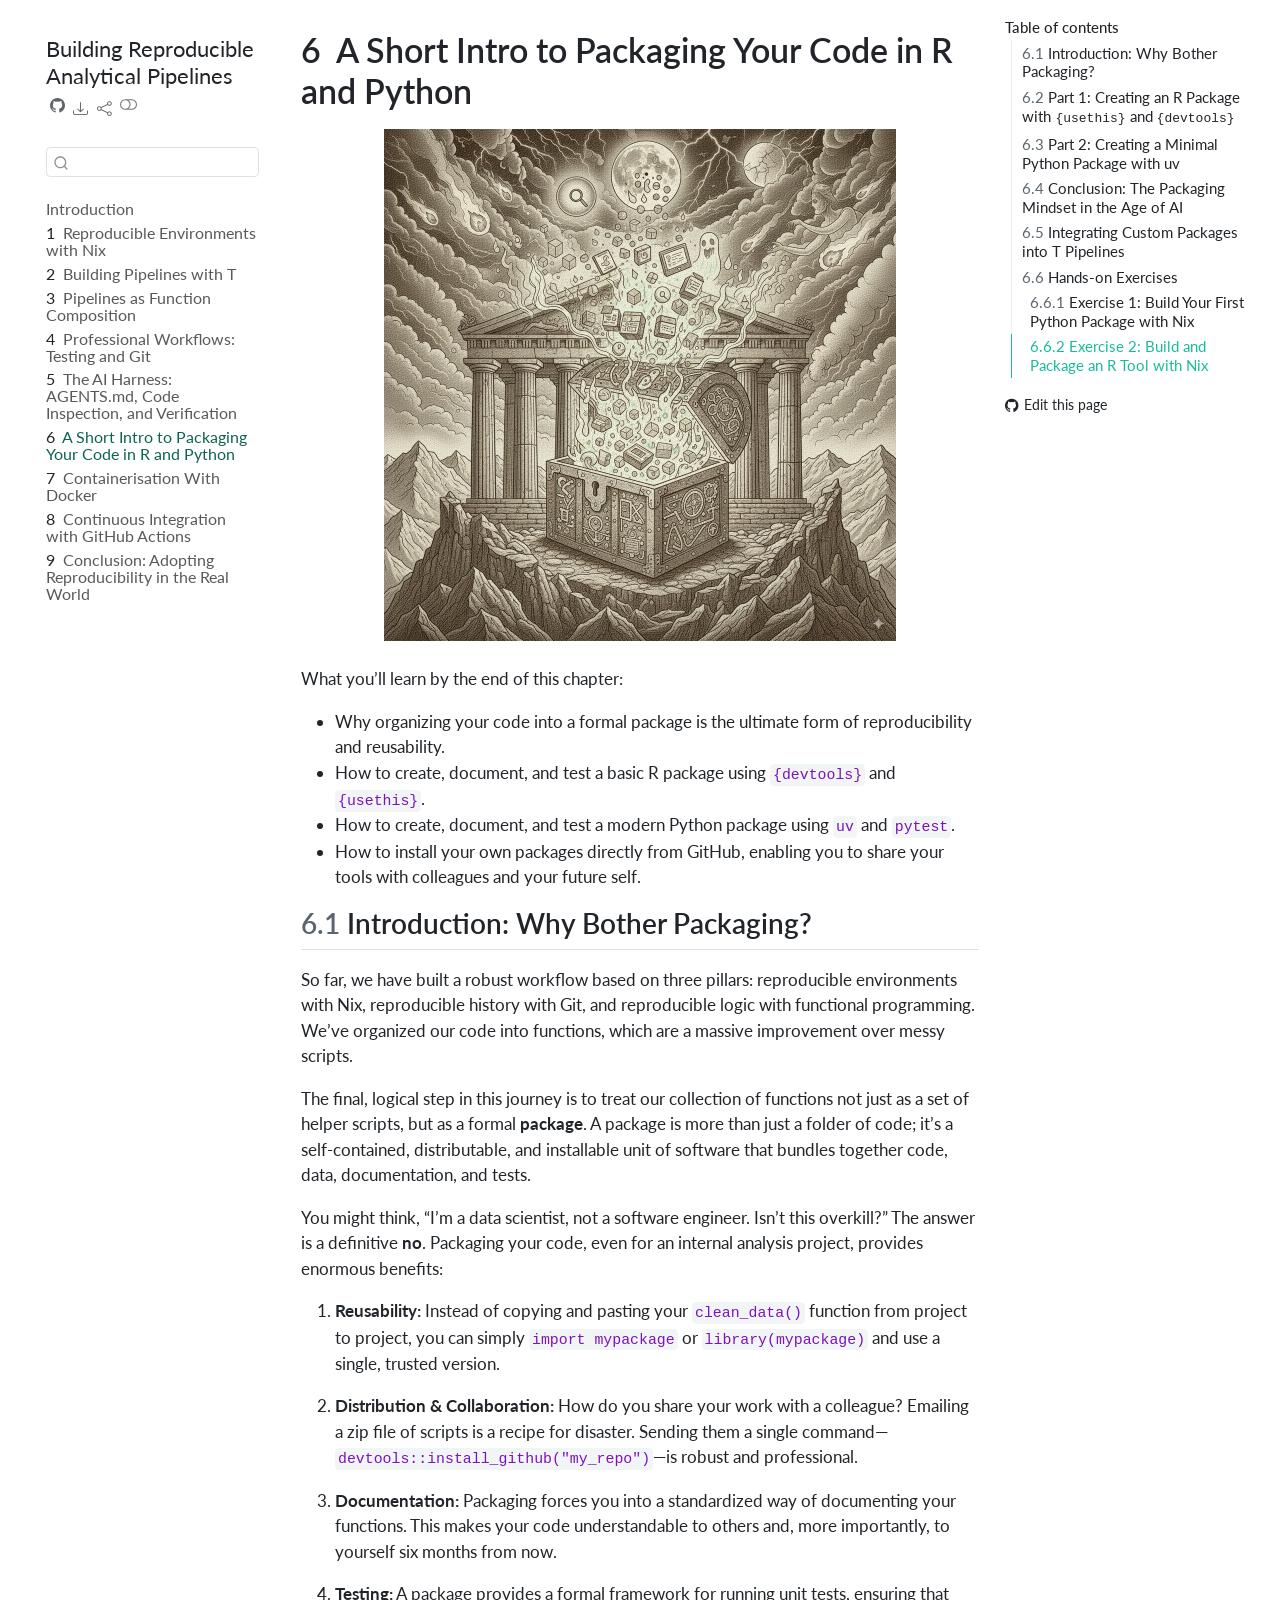
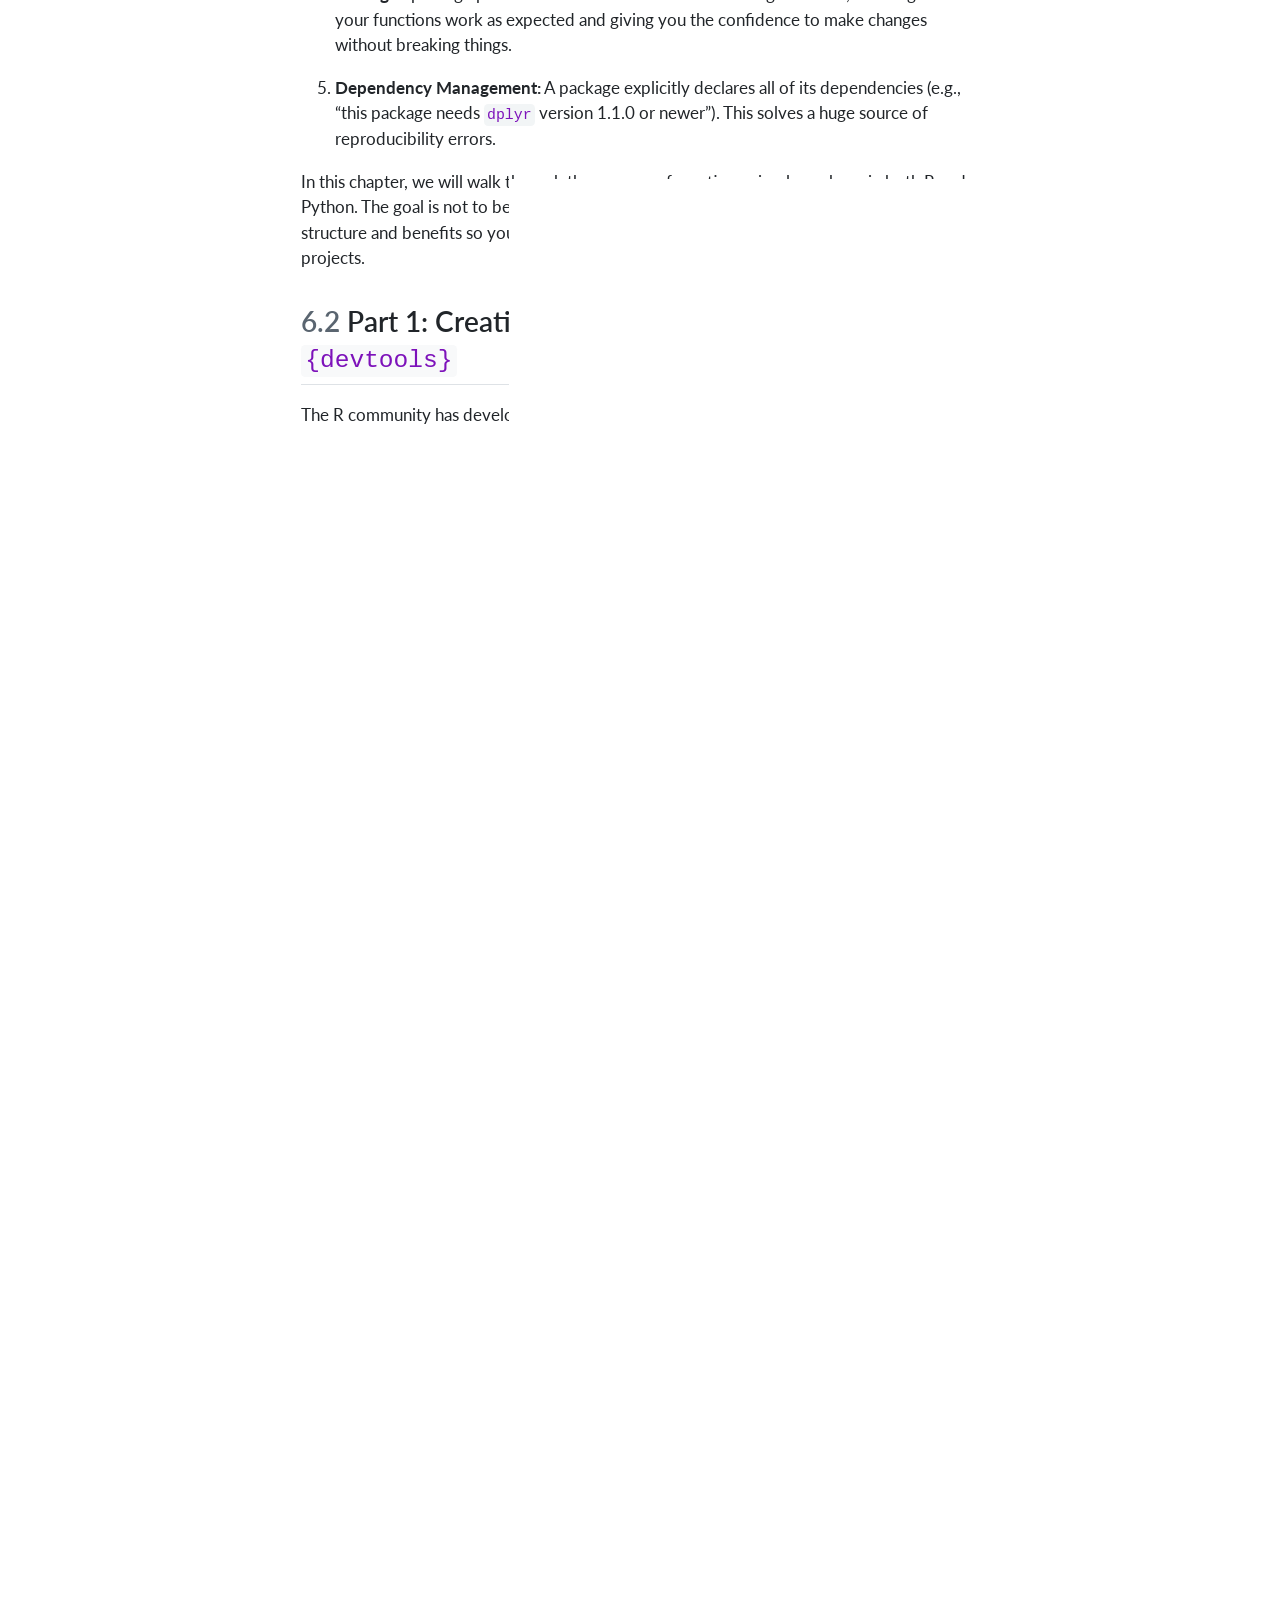
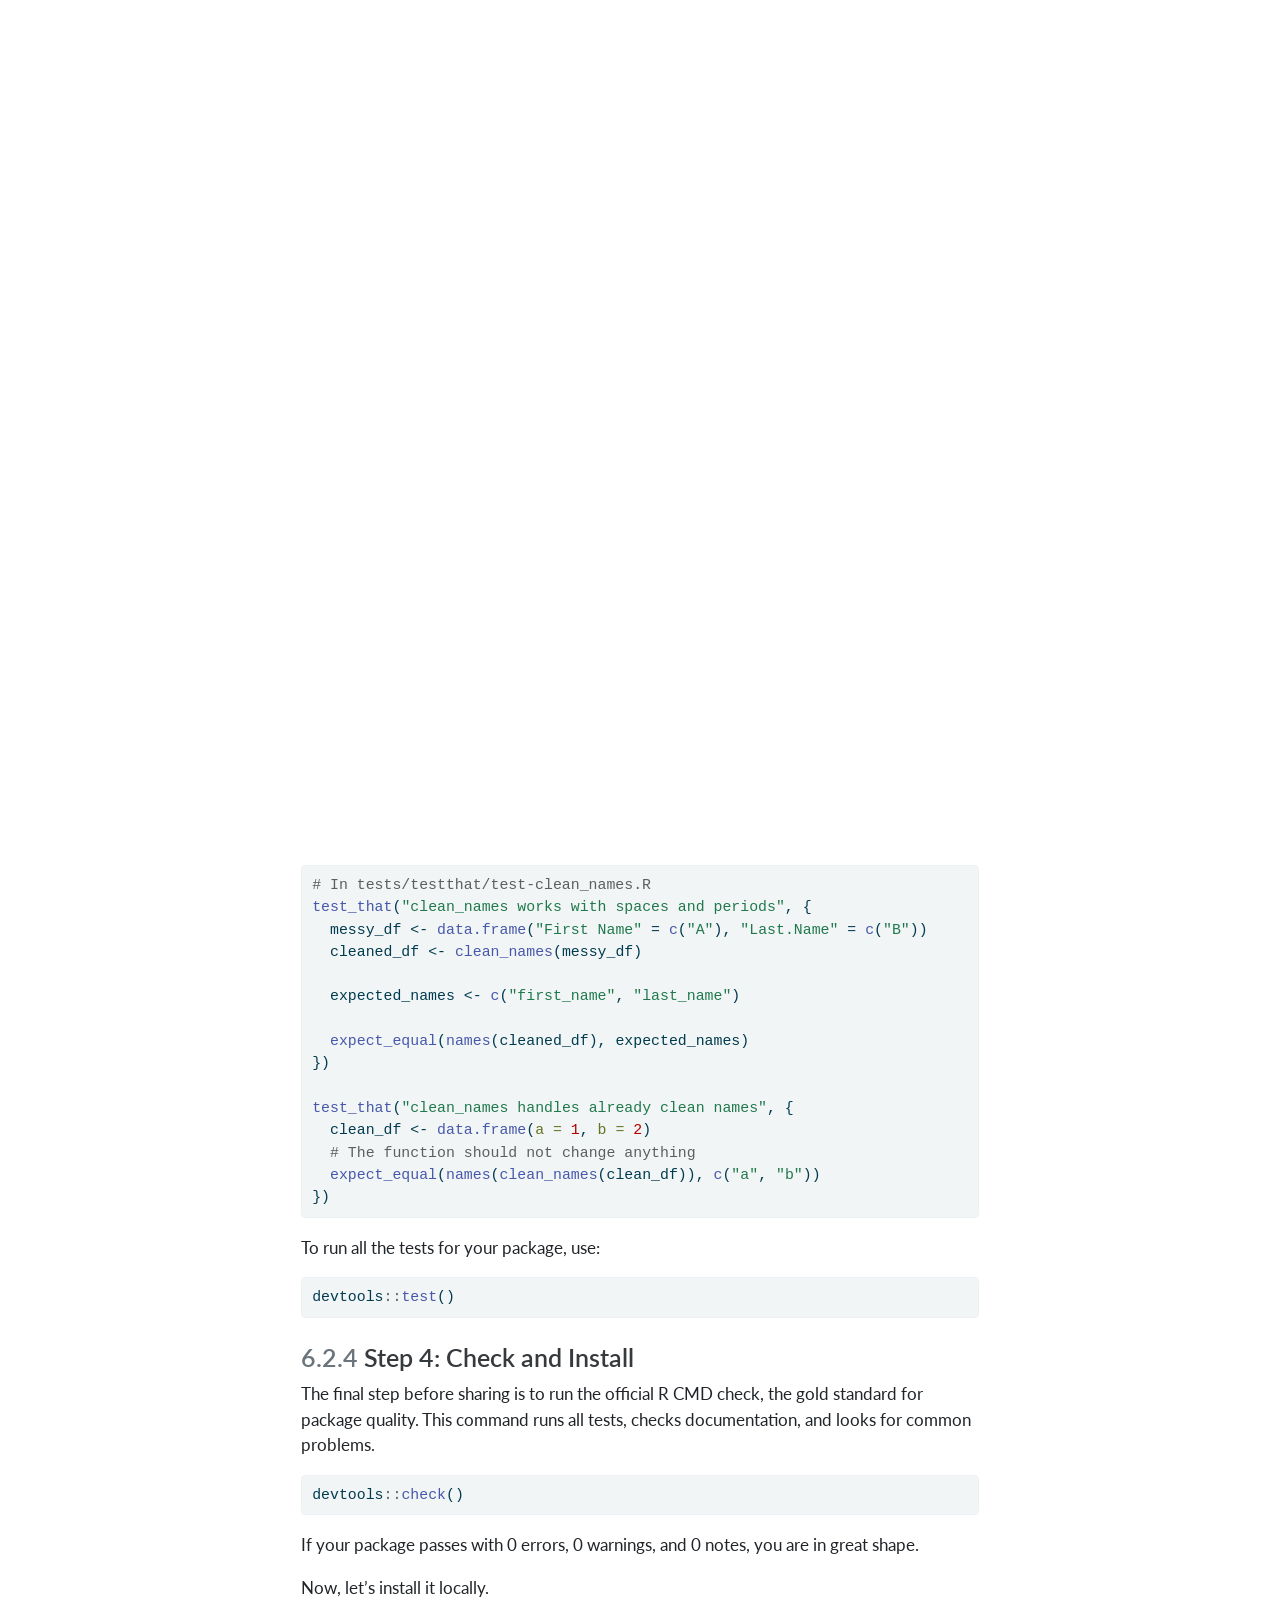
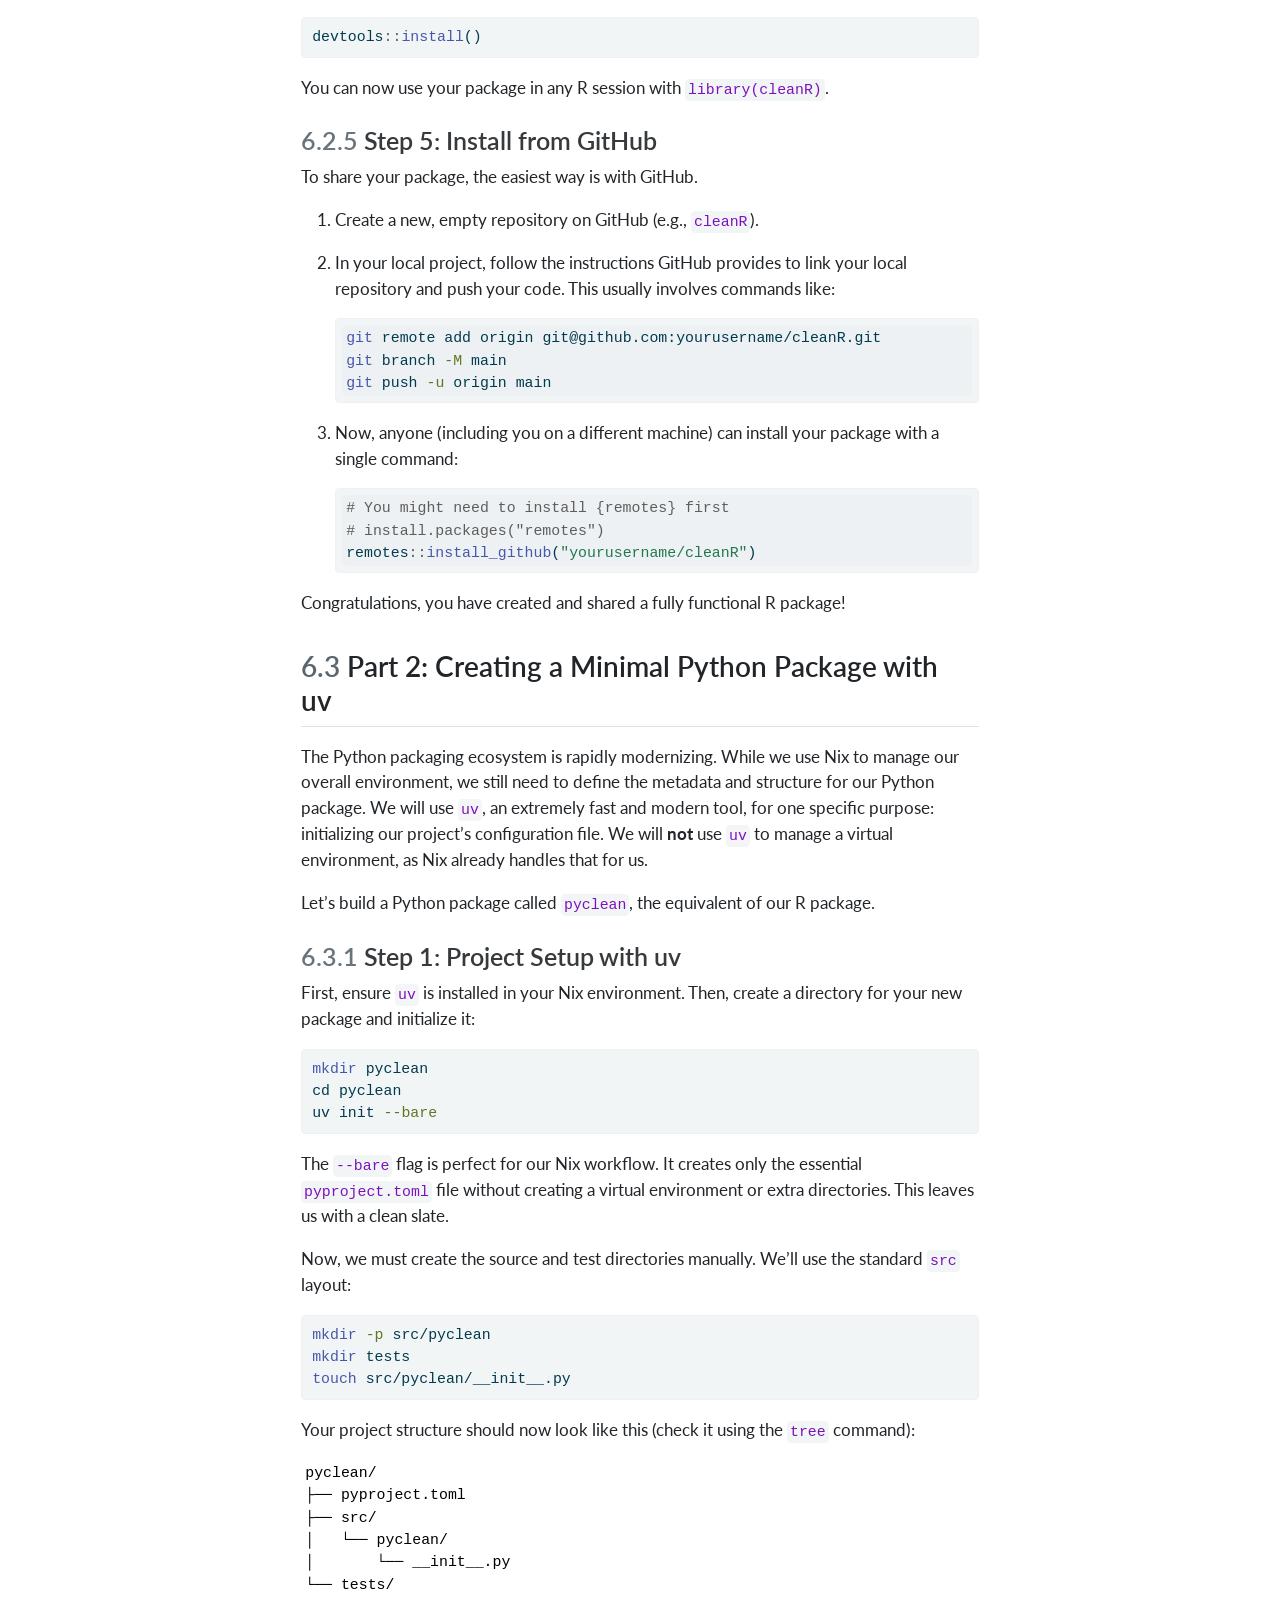
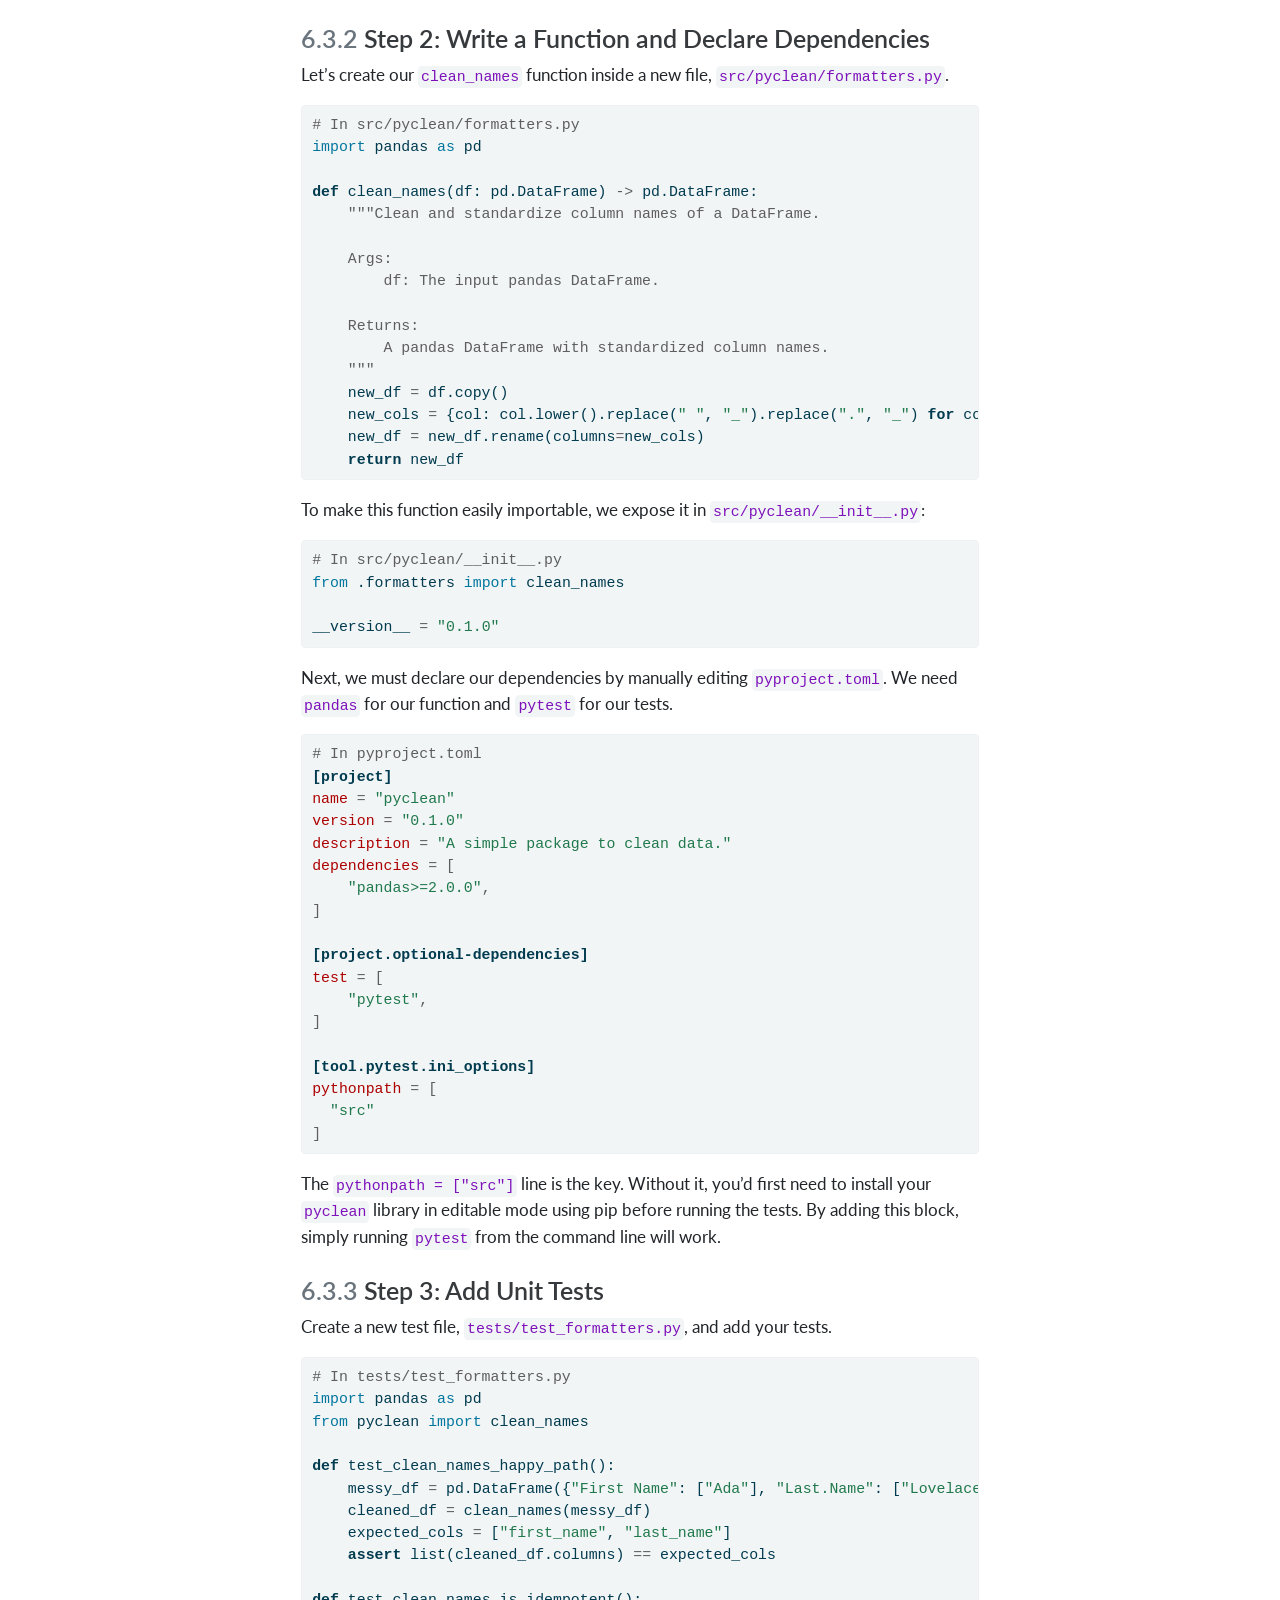
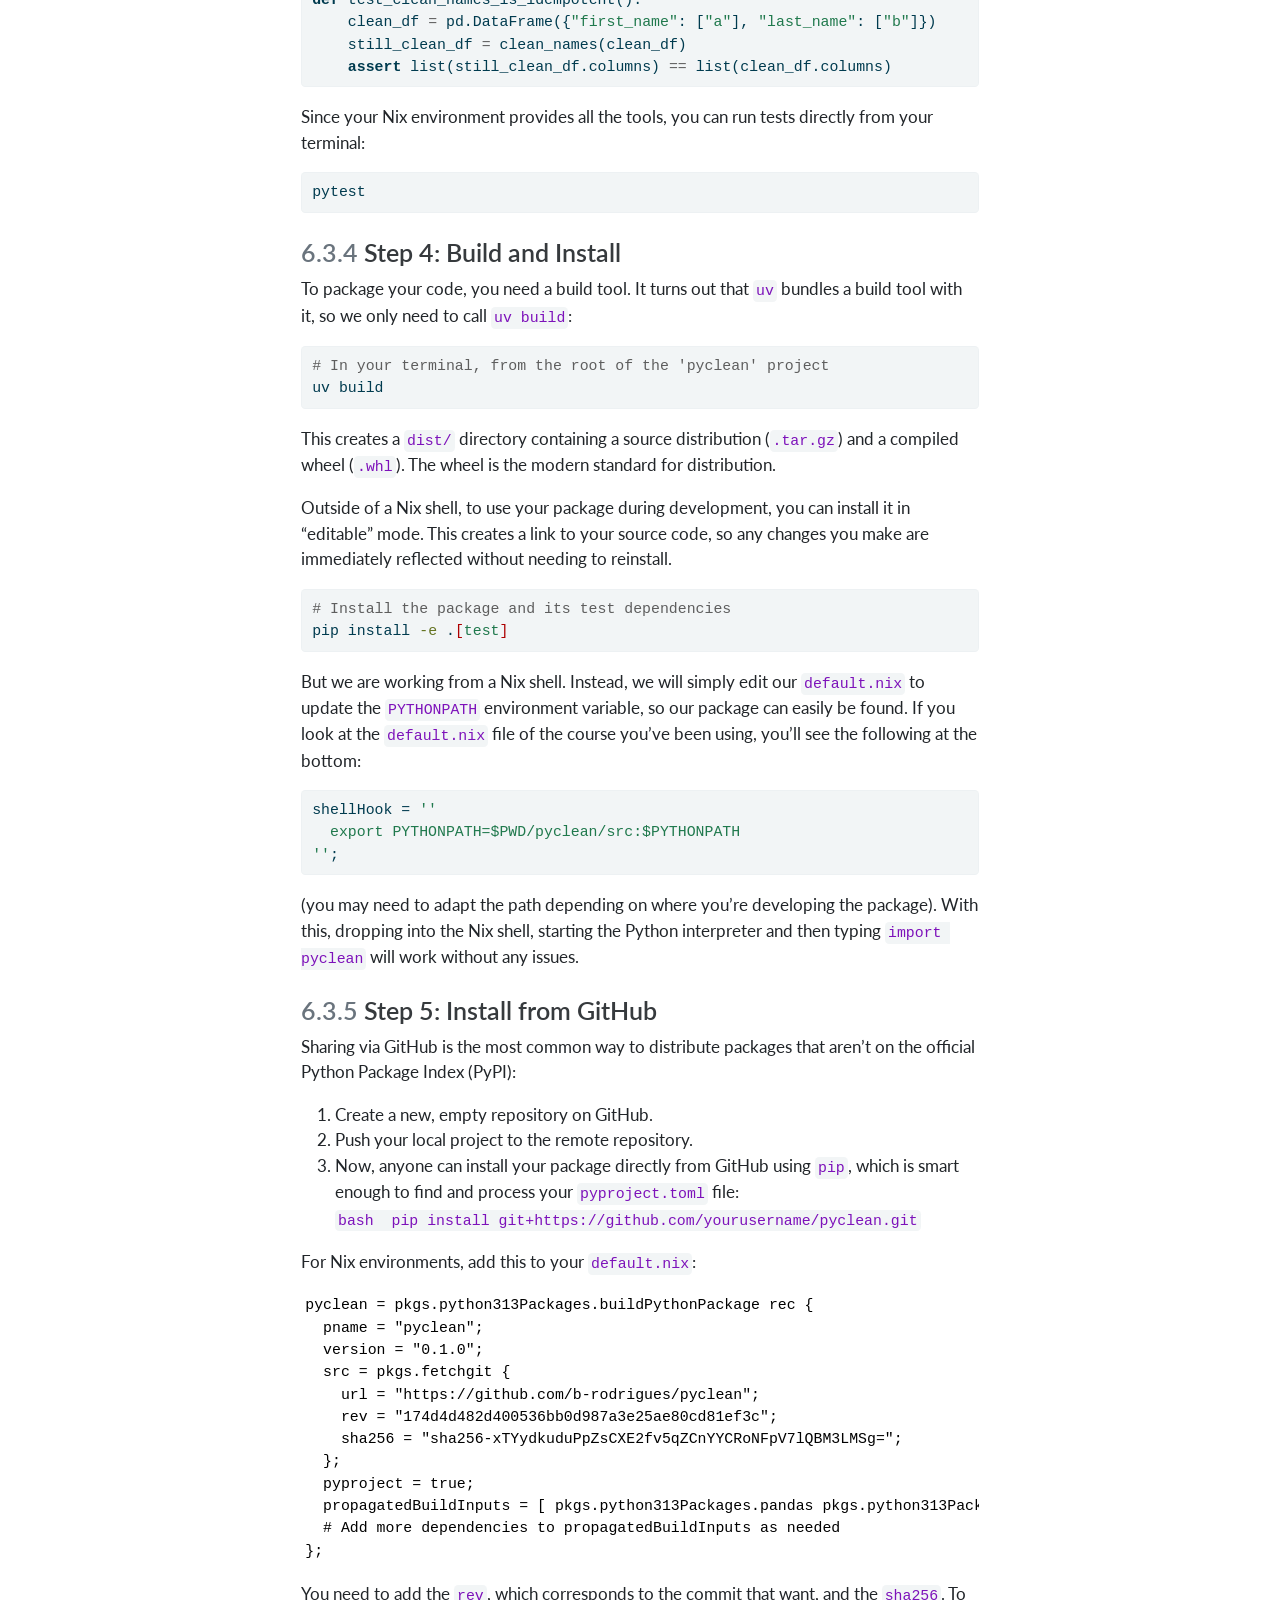
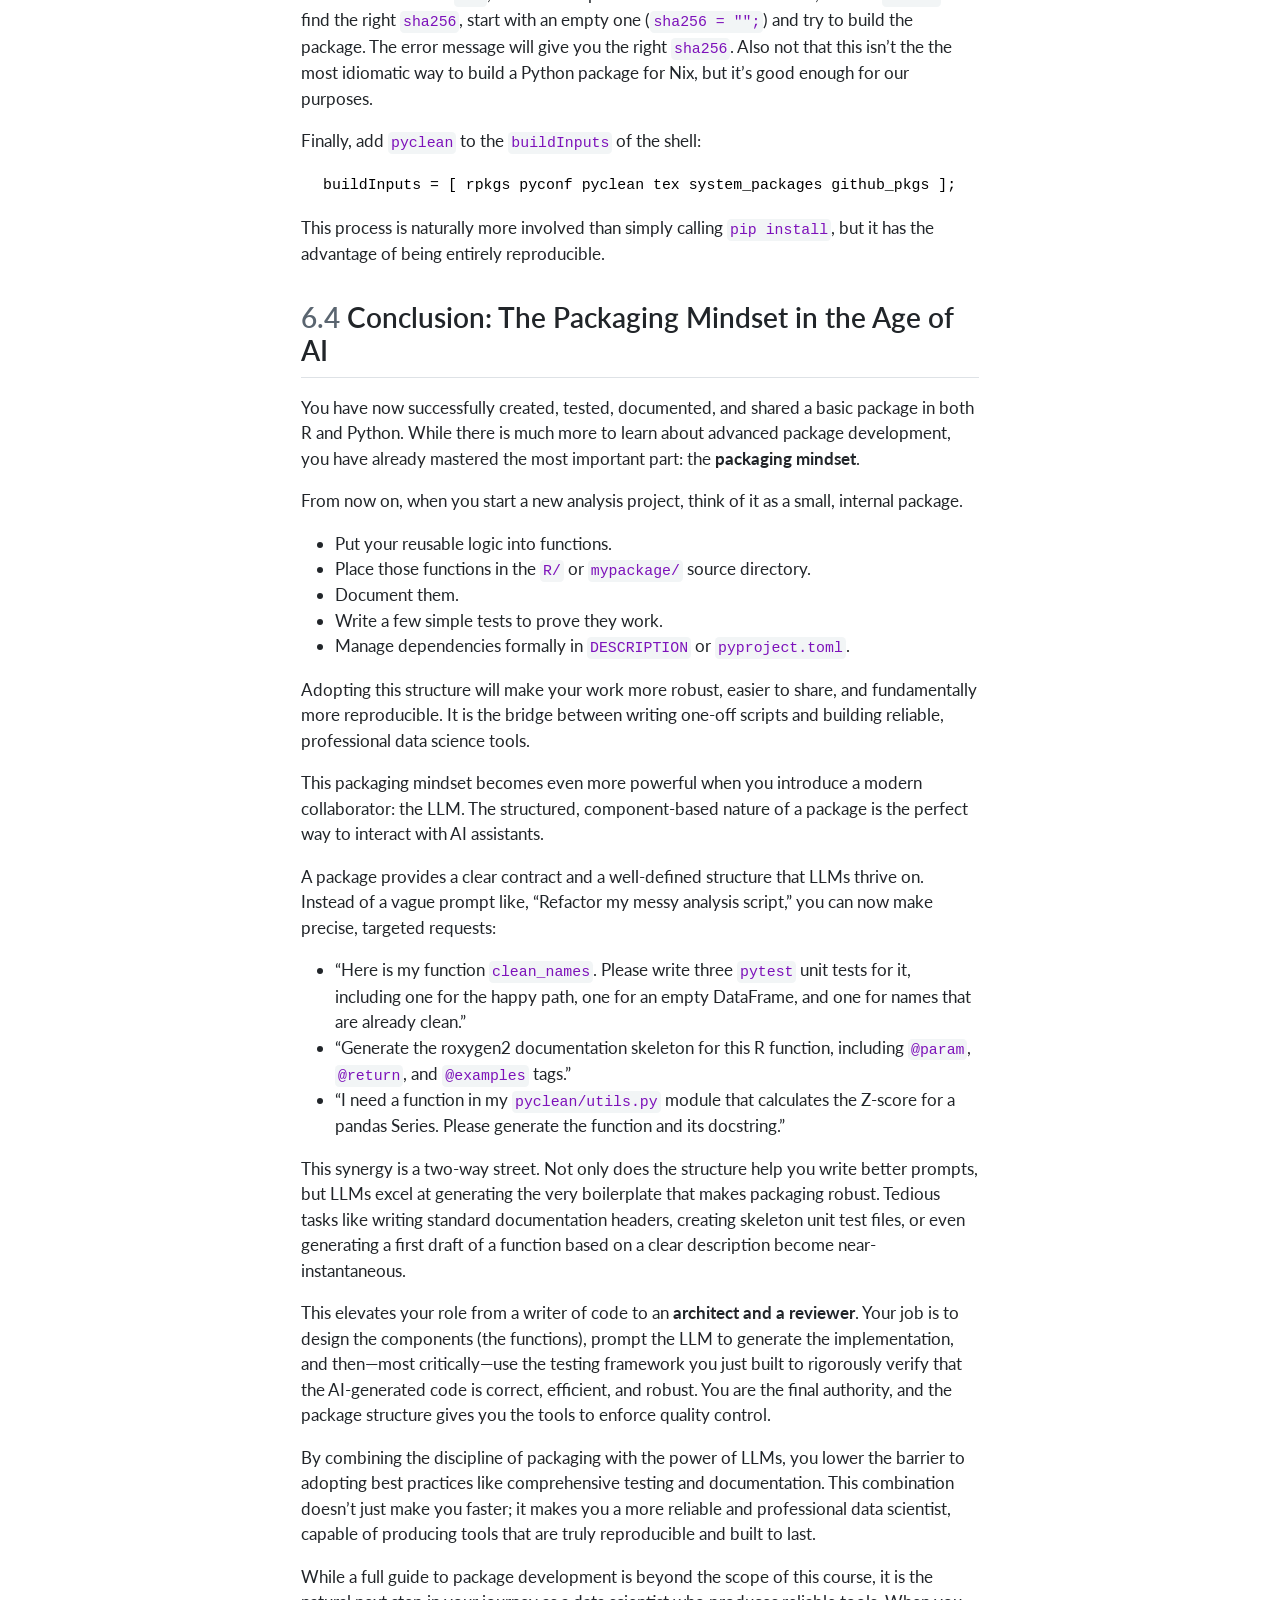
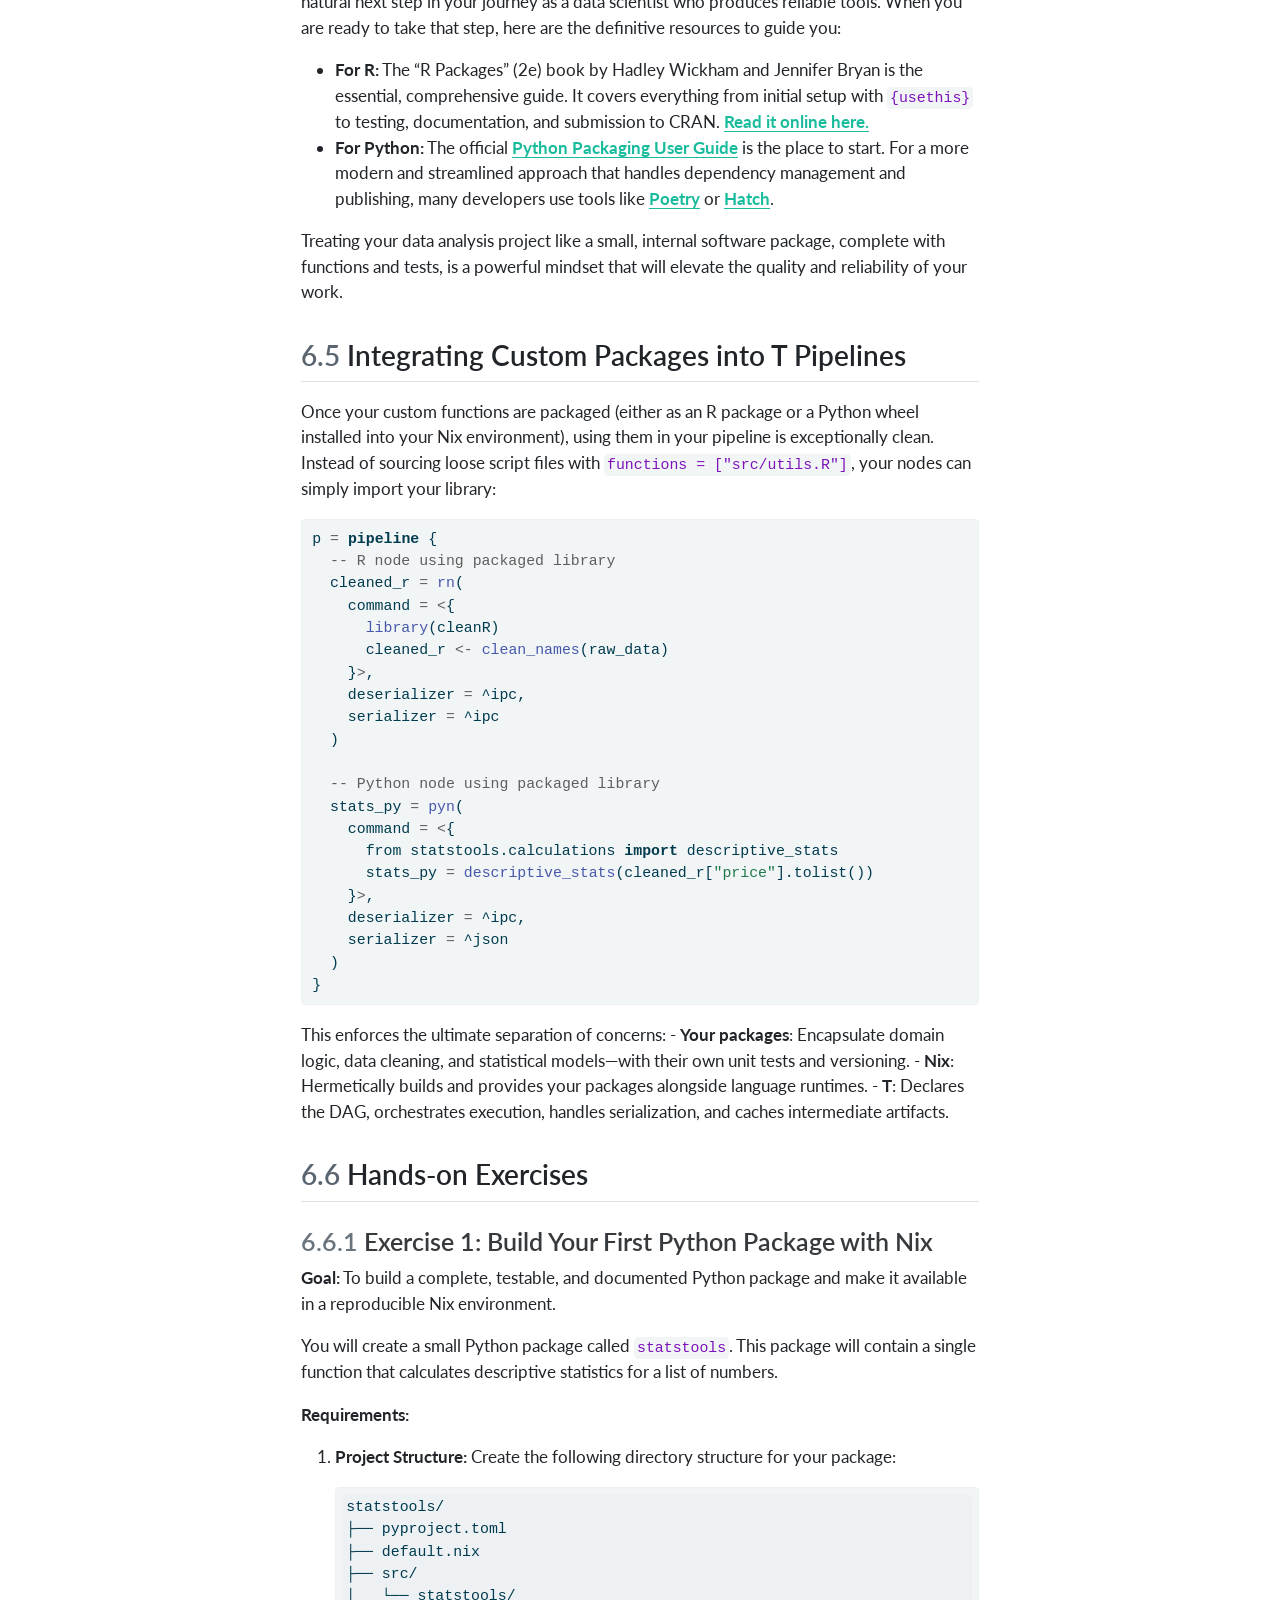
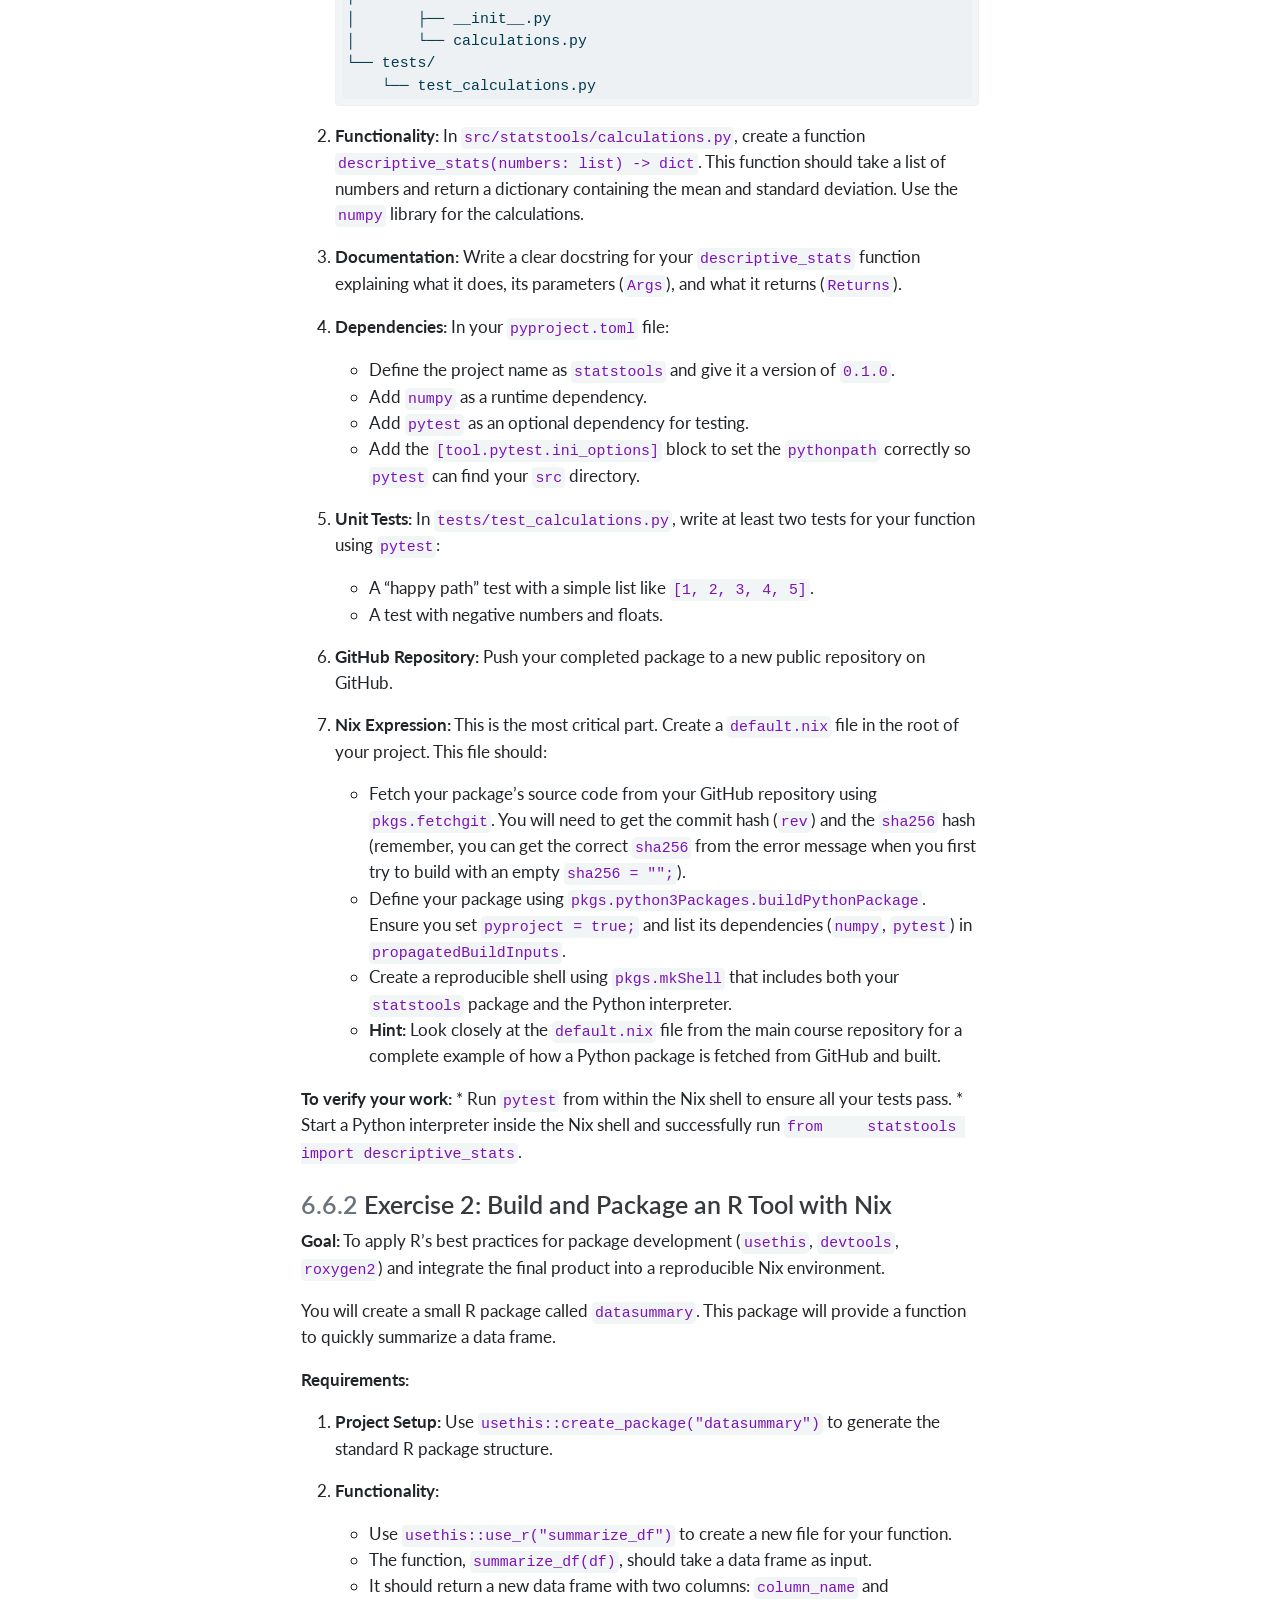
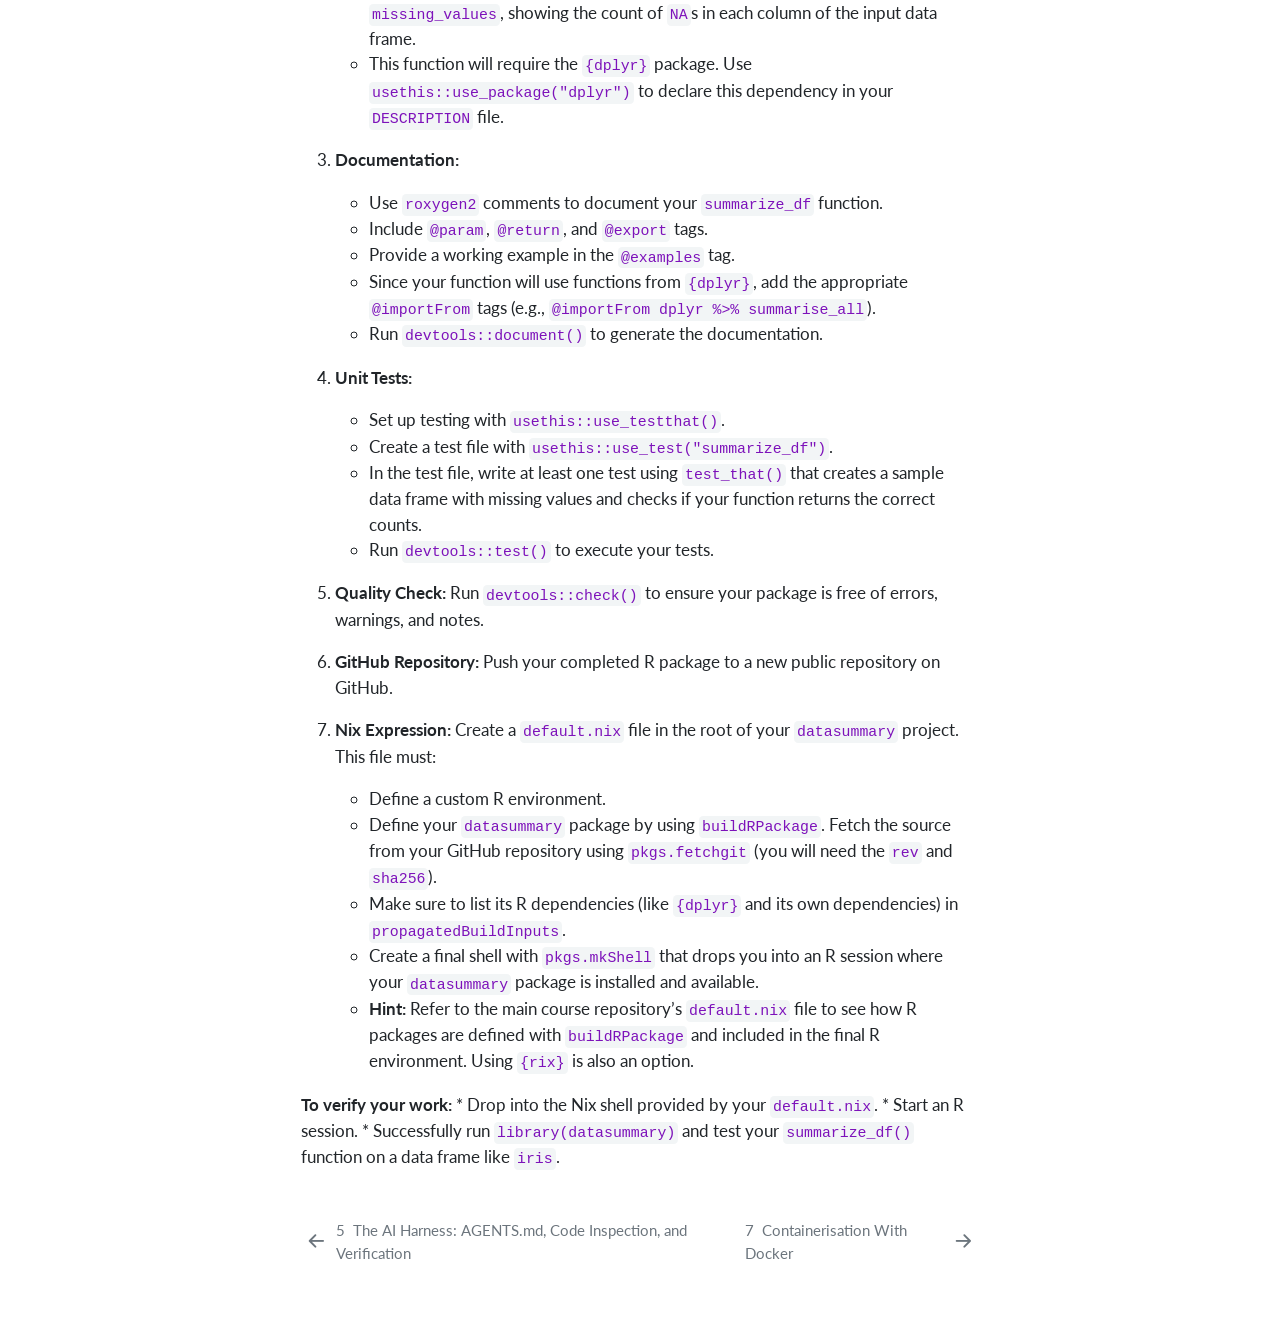
<file: 07-packages.html>
<!DOCTYPE html>
<html xmlns="http://www.w3.org/1999/xhtml" lang="en" xml:lang="en"><head>

<meta charset="utf-8">
<meta name="generator" content="quarto-1.10.18">

<meta name="viewport" content="width=device-width, initial-scale=1.0, user-scalable=yes">


<title>6&nbsp; A Short Intro to Packaging Your Code in R and Python – Building Reproducible Analytical Pipelines</title>
<style>
/* Default styles provided by pandoc.
** See https://pandoc.org/MANUAL.html#variables-for-html for config info.
*/
span.smallcaps{font-variant: small-caps;}
div.columns{display: flex; gap: 1.5em;}
div.column{flex: auto;}
@media screen {
div.columns{gap: min(4vw, 1.5em);}
div.column{overflow-x: auto;}
}
div.hanging-indent{margin-left: 1.5em; text-indent: -1.5em;}
ul.task-list{list-style: none;}
ul.task-list li input[type="checkbox"] {
  width: 0.8em;
  margin: 0 0.8em 0.2em -1em; /* quarto-specific, see https://github.com/quarto-dev/quarto-cli/issues/4556 */ 
  vertical-align: middle;
}
/* CSS for syntax highlighting */
html { -webkit-text-size-adjust: 100%; }
pre > code.sourceCode { white-space: pre; position: relative; }
pre > code.sourceCode > span { display: inline-block; line-height: 1.25; }
pre > code.sourceCode > span:empty { height: 1.2em; }
.sourceCode { overflow: visible; }
code.sourceCode > span { color: inherit; text-decoration: inherit; }
div.sourceCode { margin: 1em 0; }
pre.sourceCode { margin: 0; }
@media screen {
div.sourceCode { overflow: auto; }
}
@media print {
pre > code.sourceCode { white-space: pre-wrap; }
pre > code.sourceCode > span { text-indent: -5em; padding-left: 5em; }
}
pre.numberSource code
  { counter-reset: source-line 0; }
pre.numberSource code > span
  { position: relative; left: -4em; counter-increment: source-line; }
pre.numberSource code > span > a:first-child::before
  { content: counter(source-line);
    position: relative; left: -1em; text-align: right; vertical-align: baseline;
    border: none; display: inline-block;
    -webkit-touch-callout: none; -webkit-user-select: none;
    -khtml-user-select: none; -moz-user-select: none;
    -ms-user-select: none; user-select: none;
    padding: 0 4px; width: 4em;
  }
pre.numberSource { margin-left: 3em;  padding-left: 4px; }
div.sourceCode
  {   }
@media screen {
pre > code.sourceCode > span > a:first-child::before { text-decoration: underline; }
}
</style>


<script src="site_libs/quarto-nav/quarto-nav.js"></script>
<script src="site_libs/quarto-nav/headroom.min.js"></script>
<script src="site_libs/clipboard/clipboard.min.js"></script>
<script src="site_libs/quarto-search/autocomplete.umd.js"></script>
<script src="site_libs/quarto-search/fuse.min.js"></script>
<script src="site_libs/quarto-search/quarto-search.js"></script>
<meta name="quarto:offset" content="./">
<link href="./08-docker.html" rel="next">
<link href="./06-ai-harness.html" rel="prev">
<script src="site_libs/quarto-html/quarto.js" type="module"></script>
<script src="site_libs/quarto-html/tabsets/tabsets.js" type="module"></script>
<script src="site_libs/quarto-html/popper.min.js"></script>
<script src="site_libs/quarto-html/tippy.umd.min.js"></script>
<script src="site_libs/quarto-html/anchor.min.js"></script>
<link href="site_libs/quarto-html/tippy.css" rel="stylesheet">
<link href="site_libs/quarto-html/quarto-syntax-highlighting-64a204ab8560d761af7679ceaba22944.css" rel="stylesheet" class="quarto-color-scheme" id="quarto-text-highlighting-styles">
<link href="site_libs/quarto-html/quarto-syntax-highlighting-dark-b85bc7c33db8c58e0ec93c3465666fed.css" rel="stylesheet" class="quarto-color-scheme quarto-color-alternate" id="quarto-text-highlighting-styles">
<link href="site_libs/quarto-html/quarto-syntax-highlighting-64a204ab8560d761af7679ceaba22944.css" rel="stylesheet" class="quarto-color-scheme-extra" id="quarto-text-highlighting-styles">
<script src="site_libs/bootstrap/bootstrap.min.js"></script>
<link href="site_libs/bootstrap/bootstrap-icons.css" rel="stylesheet">
<link href="site_libs/bootstrap/bootstrap-608167b199151af4e382e1871814fa42.min.css" rel="stylesheet" append-hash="true" class="quarto-color-scheme" id="quarto-bootstrap" data-mode="light">
<link href="site_libs/bootstrap/bootstrap-dark-ef9c3bb3fbdfe938dd67f1c9eb50a934.min.css" rel="stylesheet" append-hash="true" class="quarto-color-scheme quarto-color-alternate" id="quarto-bootstrap" data-mode="dark">
<link href="site_libs/bootstrap/bootstrap-608167b199151af4e382e1871814fa42.min.css" rel="stylesheet" append-hash="true" class="quarto-color-scheme-extra" id="quarto-bootstrap" data-mode="light">
<script id="quarto-search-options" type="application/json">{
  "location": "sidebar",
  "copy-button": false,
  "collapse-after": 3,
  "panel-placement": "start",
  "type": "textbox",
  "limit": 50,
  "keyboard-shortcut": [
    "f",
    "/",
    "s"
  ],
  "show-item-context": false,
  "language": {
    "search-no-results-text": "No results",
    "search-matching-documents-text": "matching documents",
    "search-copy-link-title": "Copy link to search",
    "search-hide-matches-text": "Hide additional matches",
    "search-more-match-text": "more match in this document",
    "search-more-matches-text": "more matches in this document",
    "search-clear-button-title": "Clear",
    "search-text-placeholder": "",
    "search-detached-cancel-button-title": "Cancel",
    "search-submit-button-title": "Submit",
    "search-label": "Search"
  }
}</script>
<link rel="shortcut icon" href="img/favicon.ico">


<link rel="stylesheet" href="epub.css">
</head>

<body class="nav-sidebar floating quarto-light"><script id="quarto-html-before-body" type="application/javascript">
    const toggleBodyColorMode = (bsSheetEl) => {
      const mode = bsSheetEl.getAttribute("data-mode");
      const bodyEl = window.document.querySelector("body");
      if (mode === "dark") {
        bodyEl.classList.add("quarto-dark");
        bodyEl.classList.remove("quarto-light");
      } else {
        bodyEl.classList.add("quarto-light");
        bodyEl.classList.remove("quarto-dark");
      }
    }
    const toggleBodyColorPrimary = () => {
      const bsSheetEl = window.document.querySelector("link#quarto-bootstrap:not([rel=disabled-stylesheet])");
      if (bsSheetEl) {
        toggleBodyColorMode(bsSheetEl);
      }
    }
    const setColorSchemeToggle = (alternate) => {
      const toggles = window.document.querySelectorAll('.quarto-color-scheme-toggle');
      for (let i=0; i < toggles.length; i++) {
        const toggle = toggles[i];
        if (toggle) {
          if (alternate) {
            toggle.classList.add("alternate");
          } else {
            toggle.classList.remove("alternate");
          }
        }
      }
    };
    const toggleColorMode = (alternate) => {
      // Switch the stylesheets
      const primaryStylesheets = window.document.querySelectorAll('link.quarto-color-scheme:not(.quarto-color-alternate)');
      const alternateStylesheets = window.document.querySelectorAll('link.quarto-color-scheme.quarto-color-alternate');
      manageTransitions('#quarto-margin-sidebar .nav-link', false);
      if (alternate) {
        // note: dark is layered on light, we don't disable primary!
        enableStylesheet(alternateStylesheets);
        for (const sheetNode of alternateStylesheets) {
          if (sheetNode.id === "quarto-bootstrap") {
            toggleBodyColorMode(sheetNode);
          }
        }
      } else {
        disableStylesheet(alternateStylesheets);
        enableStylesheet(primaryStylesheets)
        toggleBodyColorPrimary();
      }
      manageTransitions('#quarto-margin-sidebar .nav-link', true);
      // Switch the toggles
      setColorSchemeToggle(alternate)
      // Hack to workaround the fact that safari doesn't
      // properly recolor the scrollbar when toggling (#1455)
      if (navigator.userAgent.indexOf('Safari') > 0 && navigator.userAgent.indexOf('Chrome') == -1) {
        manageTransitions("body", false);
        window.scrollTo(0, 1);
        setTimeout(() => {
          window.scrollTo(0, 0);
          manageTransitions("body", true);
        }, 40);
      }
    }
    const disableStylesheet = (stylesheets) => {
      for (let i=0; i < stylesheets.length; i++) {
        const stylesheet = stylesheets[i];
        stylesheet.rel = 'disabled-stylesheet';
      }
    }
    const enableStylesheet = (stylesheets) => {
      for (let i=0; i < stylesheets.length; i++) {
        const stylesheet = stylesheets[i];
        if(stylesheet.rel !== 'stylesheet') { // for Chrome, which will still FOUC without this check
          stylesheet.rel = 'stylesheet';
        }
      }
    }
    const manageTransitions = (selector, allowTransitions) => {
      const els = window.document.querySelectorAll(selector);
      for (let i=0; i < els.length; i++) {
        const el = els[i];
        if (allowTransitions) {
          el.classList.remove('notransition');
        } else {
          el.classList.add('notransition');
        }
      }
    }
    const isFileUrl = () => {
      return window.location.protocol === 'file:';
    }
    const hasAlternateSentinel = () => {
      let styleSentinel = getColorSchemeSentinel();
      if (styleSentinel !== null) {
        return styleSentinel === "alternate";
      } else {
        return false;
      }
    }
    const setStyleSentinel = (alternate) => {
      const value = alternate ? "alternate" : "default";
      if (!isFileUrl()) {
        window.localStorage.setItem("quarto-color-scheme", value);
      } else {
        localAlternateSentinel = value;
      }
    }
    const getColorSchemeSentinel = () => {
      if (!isFileUrl()) {
        const storageValue = window.localStorage.getItem("quarto-color-scheme");
        return storageValue != null ? storageValue : localAlternateSentinel;
      } else {
        return localAlternateSentinel;
      }
    }
    const toggleGiscusIfUsed = (isAlternate, darkModeDefault) => {
      const baseTheme = document.querySelector('#giscus-base-theme')?.value ?? 'light';
      const alternateTheme = document.querySelector('#giscus-alt-theme')?.value ?? 'dark';
      let newTheme = '';
      if(authorPrefersDark) {
        newTheme = isAlternate ? baseTheme : alternateTheme;
      } else {
        newTheme = isAlternate ? alternateTheme : baseTheme;
      }
      const changeGiscusTheme = () => {
        // From: https://github.com/giscus/giscus/issues/336
        const sendMessage = (message) => {
          const iframe = document.querySelector('iframe.giscus-frame');
          if (!iframe) return;
          iframe.contentWindow.postMessage({ giscus: message }, 'https://giscus.app');
        }
        sendMessage({
          setConfig: {
            theme: newTheme
          }
        });
      }
      const isGiscussLoaded = window.document.querySelector('iframe.giscus-frame') !== null;
      if (isGiscussLoaded) {
        changeGiscusTheme();
      }
    };
    const authorPrefersDark = false;
    const darkModeDefault = authorPrefersDark;
      document.querySelector('link#quarto-text-highlighting-styles.quarto-color-scheme-extra').rel = 'disabled-stylesheet';
      document.querySelector('link#quarto-bootstrap.quarto-color-scheme-extra').rel = 'disabled-stylesheet';
    let localAlternateSentinel = darkModeDefault ? 'alternate' : 'default';
    // Dark / light mode switch
    window.quartoToggleColorScheme = () => {
      // Read the current dark / light value
      let toAlternate = !hasAlternateSentinel();
      toggleColorMode(toAlternate);
      setStyleSentinel(toAlternate);
      toggleGiscusIfUsed(toAlternate, darkModeDefault);
      window.dispatchEvent(new Event('resize'));
    };
    // Switch to dark mode if need be
    if (hasAlternateSentinel()) {
      toggleColorMode(true);
    } else {
      toggleColorMode(false);
    }
  </script>

<div id="quarto-search-results"></div>
  <header id="quarto-header" class="headroom fixed-top">
  <nav class="quarto-secondary-nav">
    <div class="container-fluid d-flex">
      <button type="button" class="quarto-btn-toggle btn" data-bs-toggle="collapse" role="button" data-bs-target=".quarto-sidebar-collapse-item" aria-controls="quarto-sidebar" aria-expanded="false" aria-label="Toggle sidebar navigation" onclick="if (window.quartoToggleHeadroom) { window.quartoToggleHeadroom(); }">
        <i class="bi bi-layout-text-sidebar-reverse"></i>
      </button>
        <nav class="quarto-page-breadcrumbs" aria-label="breadcrumb"><ol class="breadcrumb"><li class="breadcrumb-item"><a href="./07-packages.html"><span class="chapter-number">6</span>&nbsp; <span class="chapter-title">A Short Intro to Packaging Your Code in R and Python</span></a></li></ol></nav>
        <a class="flex-grow-1" role="navigation" data-bs-toggle="collapse" data-bs-target=".quarto-sidebar-collapse-item" aria-controls="quarto-sidebar" aria-expanded="false" aria-label="Toggle sidebar navigation" onclick="if (window.quartoToggleHeadroom) { window.quartoToggleHeadroom(); }">      
        </a>
      <button type="button" class="btn quarto-search-button" aria-label="Search" onclick="window.quartoOpenSearch();">
        <i class="bi bi-search"></i>
      </button>
    </div>
  </nav>
</header>
<!-- content -->
<div id="quarto-content" class="quarto-container page-columns page-rows-contents page-layout-article">
<!-- sidebar -->
  <nav id="quarto-sidebar" class="sidebar collapse collapse-horizontal quarto-sidebar-collapse-item sidebar-navigation floating overflow-auto">
    <div class="pt-lg-2 mt-2 text-left sidebar-header">
    <div class="sidebar-title mb-0 py-0">
      <a href="./">Building Reproducible Analytical Pipelines</a> 
        <div class="sidebar-tools-main tools-wide">
    <a href="https://github.com/b-rodrigues/rap4mads_2026" title="Source Code" class="quarto-navigation-tool px-1" aria-label="Source Code"><i class="bi bi-github"></i></a>
    <div class="dropdown">
      <a href="" title="Download" id="quarto-navigation-tool-dropdown-0" class="quarto-navigation-tool dropdown-toggle px-1" data-bs-toggle="dropdown" aria-expanded="false" role="link" aria-label="Download"><i class="bi bi-download"></i></a>
      <ul class="dropdown-menu" aria-labelledby="quarto-navigation-tool-dropdown-0">
          <li>
            <a class="dropdown-item sidebar-tools-main-item" href="./Building-Reproducible-Analytical-Pipelines.pdf">
              <i class="bi bi-file-pdf pe-1"></i>
            Download PDF
            </a>
          </li>
          <li>
            <a class="dropdown-item sidebar-tools-main-item" href="./Building-Reproducible-Analytical-Pipelines.epub">
              <i class="bi bi-journal pe-1"></i>
            Download ePub
            </a>
          </li>
      </ul>
    </div>
    <div class="dropdown">
      <a href="" title="Share" id="quarto-navigation-tool-dropdown-1" class="quarto-navigation-tool dropdown-toggle px-1" data-bs-toggle="dropdown" aria-expanded="false" role="link" aria-label="Share"><i class="bi bi-share"></i></a>
      <ul class="dropdown-menu" aria-labelledby="quarto-navigation-tool-dropdown-1">
          <li>
            <a class="dropdown-item sidebar-tools-main-item" href="https://twitter.com/intent/tweet?url=|url|">
              <i class="bi bi-twitter pe-1"></i>
            Twitter
            </a>
          </li>
          <li>
            <a class="dropdown-item sidebar-tools-main-item" href="https://www.facebook.com/sharer/sharer.php?u=|url|">
              <i class="bi bi-facebook pe-1"></i>
            Facebook
            </a>
          </li>
      </ul>
    </div>
  <a href="" class="quarto-color-scheme-toggle quarto-navigation-tool  px-1" onclick="window.quartoToggleColorScheme(); return false;" title="Toggle dark mode"><i class="bi"></i></a>
</div>
    </div>
      </div>
        <div class="mt-2 flex-shrink-0 align-items-center">
        <div class="sidebar-search">
        <div id="quarto-search" class="" title="Search"></div>
        </div>
        </div>
    <div class="sidebar-menu-container"> 
    <ul class="list-unstyled mt-1">
        <li class="sidebar-item">
  <div class="sidebar-item-container"> 
  <a href="./index.html" class="sidebar-item-text sidebar-link">
 <span class="menu-text">Introduction</span></a>
  </div>
</li>
        <li class="sidebar-item">
  <div class="sidebar-item-container"> 
  <a href="./02-intro-nix.html" class="sidebar-item-text sidebar-link">
 <span class="menu-text"><span class="chapter-number">1</span>&nbsp; <span class="chapter-title">Reproducible Environments with Nix</span></span></a>
  </div>
</li>
        <li class="sidebar-item">
  <div class="sidebar-item-container"> 
  <a href="./03-t-pipelines.html" class="sidebar-item-text sidebar-link">
 <span class="menu-text"><span class="chapter-number">2</span>&nbsp; <span class="chapter-title">Building Pipelines with T</span></span></a>
  </div>
</li>
        <li class="sidebar-item">
  <div class="sidebar-item-container"> 
  <a href="./04-functional-programming.html" class="sidebar-item-text sidebar-link">
 <span class="menu-text"><span class="chapter-number">3</span>&nbsp; <span class="chapter-title">Pipelines as Function Composition</span></span></a>
  </div>
</li>
        <li class="sidebar-item">
  <div class="sidebar-item-container"> 
  <a href="./05-testing-and-git.html" class="sidebar-item-text sidebar-link">
 <span class="menu-text"><span class="chapter-number">4</span>&nbsp; <span class="chapter-title">Professional Workflows: Testing and Git</span></span></a>
  </div>
</li>
        <li class="sidebar-item">
  <div class="sidebar-item-container"> 
  <a href="./06-ai-harness.html" class="sidebar-item-text sidebar-link">
 <span class="menu-text"><span class="chapter-number">5</span>&nbsp; <span class="chapter-title">The AI Harness: AGENTS.md, Code Inspection, and Verification</span></span></a>
  </div>
</li>
        <li class="sidebar-item">
  <div class="sidebar-item-container"> 
  <a href="./07-packages.html" class="sidebar-item-text sidebar-link active">
 <span class="menu-text"><span class="chapter-number">6</span>&nbsp; <span class="chapter-title">A Short Intro to Packaging Your Code in R and Python</span></span></a>
  </div>
</li>
        <li class="sidebar-item">
  <div class="sidebar-item-container"> 
  <a href="./08-docker.html" class="sidebar-item-text sidebar-link">
 <span class="menu-text"><span class="chapter-number">7</span>&nbsp; <span class="chapter-title">Containerisation With Docker</span></span></a>
  </div>
</li>
        <li class="sidebar-item">
  <div class="sidebar-item-container"> 
  <a href="./09-github_actions.html" class="sidebar-item-text sidebar-link">
 <span class="menu-text"><span class="chapter-number">8</span>&nbsp; <span class="chapter-title">Continuous Integration with GitHub Actions</span></span></a>
  </div>
</li>
        <li class="sidebar-item">
  <div class="sidebar-item-container"> 
  <a href="./10-conclusion.html" class="sidebar-item-text sidebar-link">
 <span class="menu-text"><span class="chapter-number">9</span>&nbsp; <span class="chapter-title">Conclusion: Adopting Reproducibility in the Real World</span></span></a>
  </div>
</li>
    </ul>
    </div>
</nav>
<div id="quarto-sidebar-glass" class="quarto-sidebar-collapse-item" data-bs-toggle="collapse" data-bs-target=".quarto-sidebar-collapse-item"></div>
<!-- margin-sidebar -->
    <div id="quarto-margin-sidebar" class="sidebar margin-sidebar">
        <nav id="TOC" role="doc-toc" class="toc-active">
    <h2 id="toc-title">Table of contents</h2>
   
  <ul>
  <li><a href="#introduction-why-bother-packaging" id="toc-introduction-why-bother-packaging" class="nav-link active" data-scroll-target="#introduction-why-bother-packaging"><span class="header-section-number">6.1</span> Introduction: Why Bother Packaging?</a></li>
  <li><a href="#part-1-creating-an-r-package-with-usethis-and-devtools" id="toc-part-1-creating-an-r-package-with-usethis-and-devtools" class="nav-link" data-scroll-target="#part-1-creating-an-r-package-with-usethis-and-devtools"><span class="header-section-number">6.2</span> Part 1: Creating an R Package with <code>{usethis}</code> and <code>{devtools}</code></a>
  <ul class="collapse">
  <li><a href="#step-1-project-setup" id="toc-step-1-project-setup" class="nav-link" data-scroll-target="#step-1-project-setup"><span class="header-section-number">6.2.1</span> Step 1: Project Setup</a></li>
  <li><a href="#step-2-write-and-document-a-function" id="toc-step-2-write-and-document-a-function" class="nav-link" data-scroll-target="#step-2-write-and-document-a-function"><span class="header-section-number">6.2.2</span> Step 2: Write and Document a Function</a></li>
  <li><a href="#step-3-add-unit-tests" id="toc-step-3-add-unit-tests" class="nav-link" data-scroll-target="#step-3-add-unit-tests"><span class="header-section-number">6.2.3</span> Step 3: Add Unit Tests</a></li>
  <li><a href="#step-4-check-and-install" id="toc-step-4-check-and-install" class="nav-link" data-scroll-target="#step-4-check-and-install"><span class="header-section-number">6.2.4</span> Step 4: Check and Install</a></li>
  <li><a href="#step-5-install-from-github" id="toc-step-5-install-from-github" class="nav-link" data-scroll-target="#step-5-install-from-github"><span class="header-section-number">6.2.5</span> Step 5: Install from GitHub</a></li>
  </ul></li>
  <li><a href="#part-2-creating-a-minimal-python-package-with-uv" id="toc-part-2-creating-a-minimal-python-package-with-uv" class="nav-link" data-scroll-target="#part-2-creating-a-minimal-python-package-with-uv"><span class="header-section-number">6.3</span> Part 2: Creating a Minimal Python Package with uv</a>
  <ul class="collapse">
  <li><a href="#step-1-project-setup-with-uv" id="toc-step-1-project-setup-with-uv" class="nav-link" data-scroll-target="#step-1-project-setup-with-uv"><span class="header-section-number">6.3.1</span> Step 1: Project Setup with uv</a></li>
  <li><a href="#step-2-write-a-function-and-declare-dependencies" id="toc-step-2-write-a-function-and-declare-dependencies" class="nav-link" data-scroll-target="#step-2-write-a-function-and-declare-dependencies"><span class="header-section-number">6.3.2</span> Step 2: Write a Function and Declare Dependencies</a></li>
  <li><a href="#step-3-add-unit-tests-1" id="toc-step-3-add-unit-tests-1" class="nav-link" data-scroll-target="#step-3-add-unit-tests-1"><span class="header-section-number">6.3.3</span> Step 3: Add Unit Tests</a></li>
  <li><a href="#step-4-build-and-install" id="toc-step-4-build-and-install" class="nav-link" data-scroll-target="#step-4-build-and-install"><span class="header-section-number">6.3.4</span> Step 4: Build and Install</a></li>
  <li><a href="#step-5-install-from-github-1" id="toc-step-5-install-from-github-1" class="nav-link" data-scroll-target="#step-5-install-from-github-1"><span class="header-section-number">6.3.5</span> Step 5: Install from GitHub</a></li>
  </ul></li>
  <li><a href="#conclusion-the-packaging-mindset-in-the-age-of-ai" id="toc-conclusion-the-packaging-mindset-in-the-age-of-ai" class="nav-link" data-scroll-target="#conclusion-the-packaging-mindset-in-the-age-of-ai"><span class="header-section-number">6.4</span> Conclusion: The Packaging Mindset in the Age of AI</a></li>
  <li><a href="#integrating-custom-packages-into-t-pipelines" id="toc-integrating-custom-packages-into-t-pipelines" class="nav-link" data-scroll-target="#integrating-custom-packages-into-t-pipelines"><span class="header-section-number">6.5</span> Integrating Custom Packages into T Pipelines</a></li>
  <li><a href="#hands-on-exercises" id="toc-hands-on-exercises" class="nav-link" data-scroll-target="#hands-on-exercises"><span class="header-section-number">6.6</span> Hands-on Exercises</a>
  <ul class="collapse">
  <li><a href="#exercise-1-build-your-first-python-package-with-nix" id="toc-exercise-1-build-your-first-python-package-with-nix" class="nav-link" data-scroll-target="#exercise-1-build-your-first-python-package-with-nix"><span class="header-section-number">6.6.1</span> Exercise 1: Build Your First Python Package with Nix</a></li>
  <li><a href="#exercise-2-build-and-package-an-r-tool-with-nix" id="toc-exercise-2-build-and-package-an-r-tool-with-nix" class="nav-link" data-scroll-target="#exercise-2-build-and-package-an-r-tool-with-nix"><span class="header-section-number">6.6.2</span> Exercise 2: Build and Package an R Tool with Nix</a></li>
  </ul></li>
  </ul>
<div class="toc-actions"><ul><li><a href="https://github.com/b-rodrigues/rap4mads_2026/edit/main/07-packages.qmd" class="toc-action"><i class="bi bi-github"></i>Edit this page</a></li></ul></div></nav>
    </div>
<!-- main -->
<main class="content" id="quarto-document-content">


<header id="title-block-header" class="quarto-title-block default">
<div class="quarto-title">
<h1 class="title"><span class="chapter-number">6</span>&nbsp; <span class="chapter-title">A Short Intro to Packaging Your Code in R and Python</span></h1>
</div>



<div class="quarto-title-meta">

    
  
    
  </div>
  


</header>


<div style="text-align:center;">
<div class="cell">
<div class="cell-output-display">
<div>
<figure class="figure">
<p><img src="img/packaging.png" class="img-fluid figure-img" width="512"></p>
</figure>
</div>
</div>
</div>
</div>
<p>What you’ll learn by the end of this chapter:</p>
<ul>
<li>Why organizing your code into a formal package is the ultimate form of reproducibility and reusability.</li>
<li>How to create, document, and test a basic R package using <code>{devtools}</code> and <code>{usethis}</code>.</li>
<li>How to create, document, and test a modern Python package using <code>uv</code> and <code>pytest</code>.</li>
<li>How to install your own packages directly from GitHub, enabling you to share your tools with colleagues and your future self.</li>
</ul>
<section id="introduction-why-bother-packaging" class="level2" data-number="6.1">
<h2 data-number="6.1" class="anchored" data-anchor-id="introduction-why-bother-packaging"><span class="header-section-number">6.1</span> Introduction: Why Bother Packaging?</h2>
<p>So far, we have built a robust workflow based on three pillars: reproducible environments with Nix, reproducible history with Git, and reproducible logic with functional programming. We’ve organized our code into functions, which are a massive improvement over messy scripts.</p>
<p>The final, logical step in this journey is to treat our collection of functions not just as a set of helper scripts, but as a formal <strong>package</strong>. A package is more than just a folder of code; it’s a self-contained, distributable, and installable unit of software that bundles together code, data, documentation, and tests.</p>
<p>You might think, “I’m a data scientist, not a software engineer. Isn’t this overkill?” The answer is a definitive <strong>no</strong>. Packaging your code, even for an internal analysis project, provides enormous benefits:</p>
<ol type="1">
<li><p><strong>Reusability:</strong> Instead of copying and pasting your <code>clean_data()</code> function from project to project, you can simply <code>import mypackage</code> or <code>library(mypackage)</code> and use a single, trusted version.</p></li>
<li><p><strong>Distribution &amp; Collaboration:</strong> How do you share your work with a colleague? Emailing a zip file of scripts is a recipe for disaster. Sending them a single command—<code>devtools::install_github("my_repo")</code>—is robust and professional.</p></li>
<li><p><strong>Documentation:</strong> Packaging forces you into a standardized way of documenting your functions. This makes your code understandable to others and, more importantly, to yourself six months from now.</p></li>
<li><p><strong>Testing:</strong> A package provides a formal framework for running unit tests, ensuring that your functions work as expected and giving you the confidence to make changes without breaking things.</p></li>
<li><p><strong>Dependency Management:</strong> A package explicitly declares all of its dependencies (e.g., “this package needs <code>dplyr</code> version 1.1.0 or newer”). This solves a huge source of reproducibility errors.</p></li>
</ol>
<p>In this chapter, we will walk through the process of creating a simple package in both R and Python. The goal is not to become an expert package developer, but to understand the structure and benefits so you can apply this powerful “packaging mindset” to all your future projects.</p>
</section>
<section id="part-1-creating-an-r-package-with-usethis-and-devtools" class="level2" data-number="6.2">
<h2 data-number="6.2" class="anchored" data-anchor-id="part-1-creating-an-r-package-with-usethis-and-devtools"><span class="header-section-number">6.2</span> Part 1: Creating an R Package with <code>{usethis}</code> and <code>{devtools}</code></h2>
<p>The R community has developed an outstanding set of tools that make package development incredibly streamlined. The two essential packages are:</p>
<ul>
<li><strong><code>{devtools}</code>:</strong> Provides core development tools like <code>install()</code>, <code>test()</code>, and <code>check()</code>.</li>
<li><strong><code>{usethis}</code>:</strong> A workflow package that automates all the boilerplate. It creates files, sets up infrastructure, and guides you through the process.</li>
</ul>
<p>Let’s build a package called <code>cleanR</code>, which will contain a function to standardize column names.</p>
<section id="step-1-project-setup" class="level3" data-number="6.2.1">
<h3 data-number="6.2.1" class="anchored" data-anchor-id="step-1-project-setup"><span class="header-section-number">6.2.1</span> Step 1: Project Setup</h3>
<p>First, make sure you have the necessary tools installed: <code>install.packages(c("devtools", "usethis", "roxygen2"))</code>.</p>
<p>Now, let <code>{usethis}</code> create the package structure for you. From your R console, run:</p>
<div class="code-copy-outer-scaffold"><div class="sourceCode" id="cb1"><pre class="sourceCode r code-with-copy"><code class="sourceCode r"><span id="cb1-1"><a href="#cb1-1" aria-hidden="true" tabindex="-1"></a>usethis<span class="sc">::</span><span class="fu">create_package</span>(<span class="st">"~/Documents/projects/cleanR"</span>)</span></code></pre></div><button title="Copy to Clipboard" class="code-copy-button"><i class="bi"></i></button></div>
<p>This will create a new <code>cleanR</code> directory with all the necessary files and subdirectories. It will also open a new RStudio session for that project. The key components are:</p>
<ul>
<li><code>R/</code>: This is where your R source code files will live.</li>
<li><code>DESCRIPTION</code>: A metadata file describing your package, its author, license, and dependencies.</li>
<li><code>NAMESPACE</code>: A file that declares which functions your package exports for users and which functions it imports from other packages. <strong>You should never edit this file by hand.</strong> <code>{roxygen2}</code> will manage it for you.</li>
</ul>
</section>
<section id="step-2-write-and-document-a-function" class="level3" data-number="6.2.2">
<h3 data-number="6.2.2" class="anchored" data-anchor-id="step-2-write-and-document-a-function"><span class="header-section-number">6.2.2</span> Step 2: Write and Document a Function</h3>
<p>Let’s create our function. <code>{usethis}</code> helps with this too:</p>
<div class="code-copy-outer-scaffold"><div class="sourceCode" id="cb2"><pre class="sourceCode r code-with-copy"><code class="sourceCode r"><span id="cb2-1"><a href="#cb2-1" aria-hidden="true" tabindex="-1"></a>usethis<span class="sc">::</span><span class="fu">use_r</span>(<span class="st">"clean_names"</span>)</span></code></pre></div><button title="Copy to Clipboard" class="code-copy-button"><i class="bi"></i></button></div>
<p>This creates a new file <code>R/clean_names.R</code> and opens it for editing. Let’s add our function, including special comments for documentation. These <code>#'</code> comments are used by the <code>{roxygen2}</code> package to automatically generate the official documentation.</p>
<div class="code-copy-outer-scaffold"><div class="sourceCode" id="cb3"><pre class="sourceCode r code-with-copy"><code class="sourceCode r"><span id="cb3-1"><a href="#cb3-1" aria-hidden="true" tabindex="-1"></a><span class="co"># In R/clean_names.R</span></span>
<span id="cb3-2"><a href="#cb3-2" aria-hidden="true" tabindex="-1"></a></span>
<span id="cb3-3"><a href="#cb3-3" aria-hidden="true" tabindex="-1"></a><span class="co">#' Clean and Standardize Column Names</span></span>
<span id="cb3-4"><a href="#cb3-4" aria-hidden="true" tabindex="-1"></a><span class="co">#'</span></span>
<span id="cb3-5"><a href="#cb3-5" aria-hidden="true" tabindex="-1"></a><span class="co">#' This function takes a data frame and returns a new data frame with</span></span>
<span id="cb3-6"><a href="#cb3-6" aria-hidden="true" tabindex="-1"></a><span class="co">#' cleaned-up column names (lowercase, with underscores instead of spaces</span></span>
<span id="cb3-7"><a href="#cb3-7" aria-hidden="true" tabindex="-1"></a><span class="co">#' or periods).</span></span>
<span id="cb3-8"><a href="#cb3-8" aria-hidden="true" tabindex="-1"></a><span class="co">#'</span></span>
<span id="cb3-9"><a href="#cb3-9" aria-hidden="true" tabindex="-1"></a><span class="co">#' @param df A data frame.</span></span>
<span id="cb3-10"><a href="#cb3-10" aria-hidden="true" tabindex="-1"></a><span class="co">#' @return A data frame with standardized column names.</span></span>
<span id="cb3-11"><a href="#cb3-11" aria-hidden="true" tabindex="-1"></a><span class="co">#' @export</span></span>
<span id="cb3-12"><a href="#cb3-12" aria-hidden="true" tabindex="-1"></a><span class="co">#' @examples</span></span>
<span id="cb3-13"><a href="#cb3-13" aria-hidden="true" tabindex="-1"></a><span class="co">#' messy_df &lt;- data.frame("First Name" = c("Ada", "Bob"), "Last.Name" = c("Lovelace", "Ross"))</span></span>
<span id="cb3-14"><a href="#cb3-14" aria-hidden="true" tabindex="-1"></a><span class="co">#' clean_names(messy_df)</span></span>
<span id="cb3-15"><a href="#cb3-15" aria-hidden="true" tabindex="-1"></a>clean_names <span class="ot">&lt;-</span> <span class="cf">function</span>(df) {</span>
<span id="cb3-16"><a href="#cb3-16" aria-hidden="true" tabindex="-1"></a>  old_names <span class="ot">&lt;-</span> <span class="fu">names</span>(df)</span>
<span id="cb3-17"><a href="#cb3-17" aria-hidden="true" tabindex="-1"></a>  new_names <span class="ot">&lt;-</span> <span class="fu">tolower</span>(old_names)</span>
<span id="cb3-18"><a href="#cb3-18" aria-hidden="true" tabindex="-1"></a>  new_names <span class="ot">&lt;-</span> <span class="fu">gsub</span>(<span class="st">"[ .]"</span>, <span class="st">"_"</span>, new_names)</span>
<span id="cb3-19"><a href="#cb3-19" aria-hidden="true" tabindex="-1"></a>  <span class="fu">names</span>(df) <span class="ot">&lt;-</span> new_names</span>
<span id="cb3-20"><a href="#cb3-20" aria-hidden="true" tabindex="-1"></a>  <span class="fu">return</span>(df)</span>
<span id="cb3-21"><a href="#cb3-21" aria-hidden="true" tabindex="-1"></a>}</span></code></pre></div><button title="Copy to Clipboard" class="code-copy-button"><i class="bi"></i></button></div>
<p>The key tags here are:</p>
<ul>
<li><code>@param</code>: Describes a function argument.</li>
<li><code>@return</code>: Describes what the function returns.</li>
<li><code>@export</code>: This is crucial. It tells R that you want this function to be available to users when they load your package with <code>library(cleanR)</code>.</li>
<li><code>@examples</code>: Provides runnable examples that will appear in the help file.</li>
</ul>
<p>Now, run the magic command to process these comments:</p>
<div class="code-copy-outer-scaffold"><div class="sourceCode" id="cb4"><pre class="sourceCode r code-with-copy"><code class="sourceCode r"><span id="cb4-1"><a href="#cb4-1" aria-hidden="true" tabindex="-1"></a>devtools<span class="sc">::</span><span class="fu">document</span>()</span></code></pre></div><button title="Copy to Clipboard" class="code-copy-button"><i class="bi"></i></button></div>
<p>This updates the <code>NAMESPACE</code> file and creates the help file (<code>man/clean_names.Rd</code>). You can now see your function’s help page with <code>?clean_names</code>.</p>
</section>
<section id="step-3-add-unit-tests" class="level3" data-number="6.2.3">
<h3 data-number="6.2.3" class="anchored" data-anchor-id="step-3-add-unit-tests"><span class="header-section-number">6.2.3</span> Step 3: Add Unit Tests</h3>
<p>A package without tests is a package waiting to break. <code>{usethis}</code> makes setting up tests trivial.</p>
<div class="code-copy-outer-scaffold"><div class="sourceCode" id="cb5"><pre class="sourceCode r code-with-copy"><code class="sourceCode r"><span id="cb5-1"><a href="#cb5-1" aria-hidden="true" tabindex="-1"></a>usethis<span class="sc">::</span><span class="fu">use_testthat</span>() <span class="co"># Sets up the tests/testthat/ directory</span></span>
<span id="cb5-2"><a href="#cb5-2" aria-hidden="true" tabindex="-1"></a>usethis<span class="sc">::</span><span class="fu">use_test</span>(<span class="st">"clean_names"</span>) <span class="co"># Creates tests/testthat/test-clean_names.R</span></span></code></pre></div><button title="Copy to Clipboard" class="code-copy-button"><i class="bi"></i></button></div>
<p>Now, edit the test file to add your expectations.</p>
<div class="code-copy-outer-scaffold"><div class="sourceCode" id="cb6"><pre class="sourceCode r code-with-copy"><code class="sourceCode r"><span id="cb6-1"><a href="#cb6-1" aria-hidden="true" tabindex="-1"></a><span class="co"># In tests/testthat/test-clean_names.R</span></span>
<span id="cb6-2"><a href="#cb6-2" aria-hidden="true" tabindex="-1"></a><span class="fu">test_that</span>(<span class="st">"clean_names works with spaces and periods"</span>, {</span>
<span id="cb6-3"><a href="#cb6-3" aria-hidden="true" tabindex="-1"></a>  messy_df <span class="ot">&lt;-</span> <span class="fu">data.frame</span>(<span class="st">"First Name"</span> <span class="ot">=</span> <span class="fu">c</span>(<span class="st">"A"</span>), <span class="st">"Last.Name"</span> <span class="ot">=</span> <span class="fu">c</span>(<span class="st">"B"</span>))</span>
<span id="cb6-4"><a href="#cb6-4" aria-hidden="true" tabindex="-1"></a>  cleaned_df <span class="ot">&lt;-</span> <span class="fu">clean_names</span>(messy_df)</span>
<span id="cb6-5"><a href="#cb6-5" aria-hidden="true" tabindex="-1"></a></span>
<span id="cb6-6"><a href="#cb6-6" aria-hidden="true" tabindex="-1"></a>  expected_names <span class="ot">&lt;-</span> <span class="fu">c</span>(<span class="st">"first_name"</span>, <span class="st">"last_name"</span>)</span>
<span id="cb6-7"><a href="#cb6-7" aria-hidden="true" tabindex="-1"></a></span>
<span id="cb6-8"><a href="#cb6-8" aria-hidden="true" tabindex="-1"></a>  <span class="fu">expect_equal</span>(<span class="fu">names</span>(cleaned_df), expected_names)</span>
<span id="cb6-9"><a href="#cb6-9" aria-hidden="true" tabindex="-1"></a>})</span>
<span id="cb6-10"><a href="#cb6-10" aria-hidden="true" tabindex="-1"></a></span>
<span id="cb6-11"><a href="#cb6-11" aria-hidden="true" tabindex="-1"></a><span class="fu">test_that</span>(<span class="st">"clean_names handles already clean names"</span>, {</span>
<span id="cb6-12"><a href="#cb6-12" aria-hidden="true" tabindex="-1"></a>  clean_df <span class="ot">&lt;-</span> <span class="fu">data.frame</span>(<span class="at">a =</span> <span class="dv">1</span>, <span class="at">b =</span> <span class="dv">2</span>)</span>
<span id="cb6-13"><a href="#cb6-13" aria-hidden="true" tabindex="-1"></a>  <span class="co"># The function should not change anything</span></span>
<span id="cb6-14"><a href="#cb6-14" aria-hidden="true" tabindex="-1"></a>  <span class="fu">expect_equal</span>(<span class="fu">names</span>(<span class="fu">clean_names</span>(clean_df)), <span class="fu">c</span>(<span class="st">"a"</span>, <span class="st">"b"</span>))</span>
<span id="cb6-15"><a href="#cb6-15" aria-hidden="true" tabindex="-1"></a>})</span></code></pre></div><button title="Copy to Clipboard" class="code-copy-button"><i class="bi"></i></button></div>
<p>To run all the tests for your package, use:</p>
<div class="code-copy-outer-scaffold"><div class="sourceCode" id="cb7"><pre class="sourceCode r code-with-copy"><code class="sourceCode r"><span id="cb7-1"><a href="#cb7-1" aria-hidden="true" tabindex="-1"></a>devtools<span class="sc">::</span><span class="fu">test</span>()</span></code></pre></div><button title="Copy to Clipboard" class="code-copy-button"><i class="bi"></i></button></div>
</section>
<section id="step-4-check-and-install" class="level3" data-number="6.2.4">
<h3 data-number="6.2.4" class="anchored" data-anchor-id="step-4-check-and-install"><span class="header-section-number">6.2.4</span> Step 4: Check and Install</h3>
<p>The final step before sharing is to run the official R CMD check, the gold standard for package quality. This command runs all tests, checks documentation, and looks for common problems.</p>
<div class="code-copy-outer-scaffold"><div class="sourceCode" id="cb8"><pre class="sourceCode r code-with-copy"><code class="sourceCode r"><span id="cb8-1"><a href="#cb8-1" aria-hidden="true" tabindex="-1"></a>devtools<span class="sc">::</span><span class="fu">check</span>()</span></code></pre></div><button title="Copy to Clipboard" class="code-copy-button"><i class="bi"></i></button></div>
<p>If your package passes with 0 errors, 0 warnings, and 0 notes, you are in great shape.</p>
<p>Now, let’s install it locally.</p>
<div class="code-copy-outer-scaffold"><div class="sourceCode" id="cb9"><pre class="sourceCode r code-with-copy"><code class="sourceCode r"><span id="cb9-1"><a href="#cb9-1" aria-hidden="true" tabindex="-1"></a>devtools<span class="sc">::</span><span class="fu">install</span>()</span></code></pre></div><button title="Copy to Clipboard" class="code-copy-button"><i class="bi"></i></button></div>
<p>You can now use your package in any R session with <code>library(cleanR)</code>.</p>
</section>
<section id="step-5-install-from-github" class="level3" data-number="6.2.5">
<h3 data-number="6.2.5" class="anchored" data-anchor-id="step-5-install-from-github"><span class="header-section-number">6.2.5</span> Step 5: Install from GitHub</h3>
<p>To share your package, the easiest way is with GitHub.</p>
<ol type="1">
<li><p>Create a new, empty repository on GitHub (e.g., <code>cleanR</code>).</p></li>
<li><p>In your local project, follow the instructions GitHub provides to link your local repository and push your code. This usually involves commands like:</p>
<div class="code-copy-outer-scaffold"><div class="sourceCode" id="cb10"><pre class="sourceCode bash code-with-copy"><code class="sourceCode bash"><span id="cb10-1"><a href="#cb10-1" aria-hidden="true" tabindex="-1"></a><span class="fu">git</span> remote add origin git@github.com:yourusername/cleanR.git</span>
<span id="cb10-2"><a href="#cb10-2" aria-hidden="true" tabindex="-1"></a><span class="fu">git</span> branch <span class="at">-M</span> main</span>
<span id="cb10-3"><a href="#cb10-3" aria-hidden="true" tabindex="-1"></a><span class="fu">git</span> push <span class="at">-u</span> origin main</span></code></pre></div><button title="Copy to Clipboard" class="code-copy-button"><i class="bi"></i></button></div></li>
<li><p>Now, anyone (including you on a different machine) can install your package with a single command:</p>
<div class="code-copy-outer-scaffold"><div class="sourceCode" id="cb11"><pre class="sourceCode r code-with-copy"><code class="sourceCode r"><span id="cb11-1"><a href="#cb11-1" aria-hidden="true" tabindex="-1"></a><span class="co"># You might need to install {remotes} first</span></span>
<span id="cb11-2"><a href="#cb11-2" aria-hidden="true" tabindex="-1"></a><span class="co"># install.packages("remotes")</span></span>
<span id="cb11-3"><a href="#cb11-3" aria-hidden="true" tabindex="-1"></a>remotes<span class="sc">::</span><span class="fu">install_github</span>(<span class="st">"yourusername/cleanR"</span>)</span></code></pre></div><button title="Copy to Clipboard" class="code-copy-button"><i class="bi"></i></button></div></li>
</ol>
<p>Congratulations, you have created and shared a fully functional R package!</p>
</section>
</section>
<section id="part-2-creating-a-minimal-python-package-with-uv" class="level2" data-number="6.3">
<h2 data-number="6.3" class="anchored" data-anchor-id="part-2-creating-a-minimal-python-package-with-uv"><span class="header-section-number">6.3</span> Part 2: Creating a Minimal Python Package with uv</h2>
<p>The Python packaging ecosystem is rapidly modernizing. While we use Nix to manage our overall environment, we still need to define the metadata and structure for our Python package. We will use <strong><code>uv</code></strong>, an extremely fast and modern tool, for one specific purpose: initializing our project’s configuration file. We will <strong>not</strong> use <code>uv</code> to manage a virtual environment, as Nix already handles that for us.</p>
<p>Let’s build a Python package called <code>pyclean</code>, the equivalent of our R package.</p>
<section id="step-1-project-setup-with-uv" class="level3" data-number="6.3.1">
<h3 data-number="6.3.1" class="anchored" data-anchor-id="step-1-project-setup-with-uv"><span class="header-section-number">6.3.1</span> Step 1: Project Setup with uv</h3>
<p>First, ensure <code>uv</code> is installed in your Nix environment. Then, create a directory for your new package and initialize it:</p>
<div class="code-copy-outer-scaffold"><div class="sourceCode" id="cb12"><pre class="sourceCode bash code-with-copy"><code class="sourceCode bash"><span id="cb12-1"><a href="#cb12-1" aria-hidden="true" tabindex="-1"></a><span class="fu">mkdir</span> pyclean</span>
<span id="cb12-2"><a href="#cb12-2" aria-hidden="true" tabindex="-1"></a><span class="bu">cd</span> pyclean</span>
<span id="cb12-3"><a href="#cb12-3" aria-hidden="true" tabindex="-1"></a><span class="ex">uv</span> init <span class="at">--bare</span></span></code></pre></div><button title="Copy to Clipboard" class="code-copy-button"><i class="bi"></i></button></div>
<p>The <code>--bare</code> flag is perfect for our Nix workflow. It creates only the essential <code>pyproject.toml</code> file without creating a virtual environment or extra directories. This leaves us with a clean slate.</p>
<p>Now, we must create the source and test directories manually. We’ll use the standard <code>src</code> layout:</p>
<div class="code-copy-outer-scaffold"><div class="sourceCode" id="cb13"><pre class="sourceCode bash code-with-copy"><code class="sourceCode bash"><span id="cb13-1"><a href="#cb13-1" aria-hidden="true" tabindex="-1"></a><span class="fu">mkdir</span> <span class="at">-p</span> src/pyclean</span>
<span id="cb13-2"><a href="#cb13-2" aria-hidden="true" tabindex="-1"></a><span class="fu">mkdir</span> tests</span>
<span id="cb13-3"><a href="#cb13-3" aria-hidden="true" tabindex="-1"></a><span class="fu">touch</span> src/pyclean/__init__.py</span></code></pre></div><button title="Copy to Clipboard" class="code-copy-button"><i class="bi"></i></button></div>
<p>Your project structure should now look like this (check it using the <code>tree</code> command):</p>
<pre><code>pyclean/
├── pyproject.toml
├── src/
│   └── pyclean/
│       └── __init__.py
└── tests/</code></pre>
</section>
<section id="step-2-write-a-function-and-declare-dependencies" class="level3" data-number="6.3.2">
<h3 data-number="6.3.2" class="anchored" data-anchor-id="step-2-write-a-function-and-declare-dependencies"><span class="header-section-number">6.3.2</span> Step 2: Write a Function and Declare Dependencies</h3>
<p>Let’s create our <code>clean_names</code> function inside a new file, <code>src/pyclean/formatters.py</code>.</p>
<div class="code-copy-outer-scaffold"><div class="sourceCode" id="cb15"><pre class="sourceCode python code-with-copy"><code class="sourceCode python"><span id="cb15-1"><a href="#cb15-1" aria-hidden="true" tabindex="-1"></a><span class="co"># In src/pyclean/formatters.py</span></span>
<span id="cb15-2"><a href="#cb15-2" aria-hidden="true" tabindex="-1"></a><span class="im">import</span> pandas <span class="im">as</span> pd</span>
<span id="cb15-3"><a href="#cb15-3" aria-hidden="true" tabindex="-1"></a></span>
<span id="cb15-4"><a href="#cb15-4" aria-hidden="true" tabindex="-1"></a><span class="kw">def</span> clean_names(df: pd.DataFrame) <span class="op">-&gt;</span> pd.DataFrame:</span>
<span id="cb15-5"><a href="#cb15-5" aria-hidden="true" tabindex="-1"></a>    <span class="co">"""Clean and standardize column names of a DataFrame.</span></span>
<span id="cb15-6"><a href="#cb15-6" aria-hidden="true" tabindex="-1"></a></span>
<span id="cb15-7"><a href="#cb15-7" aria-hidden="true" tabindex="-1"></a><span class="co">    Args:</span></span>
<span id="cb15-8"><a href="#cb15-8" aria-hidden="true" tabindex="-1"></a><span class="co">        df: The input pandas DataFrame.</span></span>
<span id="cb15-9"><a href="#cb15-9" aria-hidden="true" tabindex="-1"></a></span>
<span id="cb15-10"><a href="#cb15-10" aria-hidden="true" tabindex="-1"></a><span class="co">    Returns:</span></span>
<span id="cb15-11"><a href="#cb15-11" aria-hidden="true" tabindex="-1"></a><span class="co">        A pandas DataFrame with standardized column names.</span></span>
<span id="cb15-12"><a href="#cb15-12" aria-hidden="true" tabindex="-1"></a><span class="co">    """</span></span>
<span id="cb15-13"><a href="#cb15-13" aria-hidden="true" tabindex="-1"></a>    new_df <span class="op">=</span> df.copy()</span>
<span id="cb15-14"><a href="#cb15-14" aria-hidden="true" tabindex="-1"></a>    new_cols <span class="op">=</span> {col: col.lower().replace(<span class="st">" "</span>, <span class="st">"_"</span>).replace(<span class="st">"."</span>, <span class="st">"_"</span>) <span class="cf">for</span> col <span class="kw">in</span> new_df.columns}</span>
<span id="cb15-15"><a href="#cb15-15" aria-hidden="true" tabindex="-1"></a>    new_df <span class="op">=</span> new_df.rename(columns<span class="op">=</span>new_cols)</span>
<span id="cb15-16"><a href="#cb15-16" aria-hidden="true" tabindex="-1"></a>    <span class="cf">return</span> new_df</span></code></pre></div><button title="Copy to Clipboard" class="code-copy-button"><i class="bi"></i></button></div>
<p>To make this function easily importable, we expose it in <code>src/pyclean/__init__.py</code>:</p>
<div class="code-copy-outer-scaffold"><div class="sourceCode" id="cb16"><pre class="sourceCode python code-with-copy"><code class="sourceCode python"><span id="cb16-1"><a href="#cb16-1" aria-hidden="true" tabindex="-1"></a><span class="co"># In src/pyclean/__init__.py</span></span>
<span id="cb16-2"><a href="#cb16-2" aria-hidden="true" tabindex="-1"></a><span class="im">from</span> .formatters <span class="im">import</span> clean_names</span>
<span id="cb16-3"><a href="#cb16-3" aria-hidden="true" tabindex="-1"></a></span>
<span id="cb16-4"><a href="#cb16-4" aria-hidden="true" tabindex="-1"></a>__version__ <span class="op">=</span> <span class="st">"0.1.0"</span></span></code></pre></div><button title="Copy to Clipboard" class="code-copy-button"><i class="bi"></i></button></div>
<p>Next, we must declare our dependencies by manually editing <code>pyproject.toml</code>. We need <code>pandas</code> for our function and <code>pytest</code> for our tests.</p>
<div class="code-copy-outer-scaffold"><div class="sourceCode" id="cb17"><pre class="sourceCode toml code-with-copy"><code class="sourceCode toml"><span id="cb17-1"><a href="#cb17-1" aria-hidden="true" tabindex="-1"></a><span class="co"># In pyproject.toml</span></span>
<span id="cb17-2"><a href="#cb17-2" aria-hidden="true" tabindex="-1"></a><span class="kw">[project]</span></span>
<span id="cb17-3"><a href="#cb17-3" aria-hidden="true" tabindex="-1"></a><span class="dt">name</span> <span class="op">=</span> <span class="st">"pyclean"</span></span>
<span id="cb17-4"><a href="#cb17-4" aria-hidden="true" tabindex="-1"></a><span class="dt">version</span> <span class="op">=</span> <span class="st">"0.1.0"</span></span>
<span id="cb17-5"><a href="#cb17-5" aria-hidden="true" tabindex="-1"></a><span class="dt">description</span> <span class="op">=</span> <span class="st">"A simple package to clean data."</span></span>
<span id="cb17-6"><a href="#cb17-6" aria-hidden="true" tabindex="-1"></a><span class="dt">dependencies</span> <span class="op">=</span> <span class="op">[</span></span>
<span id="cb17-7"><a href="#cb17-7" aria-hidden="true" tabindex="-1"></a>    <span class="st">"pandas&gt;=2.0.0"</span><span class="op">,</span></span>
<span id="cb17-8"><a href="#cb17-8" aria-hidden="true" tabindex="-1"></a><span class="op">]</span></span>
<span id="cb17-9"><a href="#cb17-9" aria-hidden="true" tabindex="-1"></a></span>
<span id="cb17-10"><a href="#cb17-10" aria-hidden="true" tabindex="-1"></a><span class="kw">[project.optional-dependencies]</span></span>
<span id="cb17-11"><a href="#cb17-11" aria-hidden="true" tabindex="-1"></a><span class="dt">test</span> <span class="op">=</span> <span class="op">[</span></span>
<span id="cb17-12"><a href="#cb17-12" aria-hidden="true" tabindex="-1"></a>    <span class="st">"pytest"</span><span class="op">,</span></span>
<span id="cb17-13"><a href="#cb17-13" aria-hidden="true" tabindex="-1"></a><span class="op">]</span></span>
<span id="cb17-14"><a href="#cb17-14" aria-hidden="true" tabindex="-1"></a></span>
<span id="cb17-15"><a href="#cb17-15" aria-hidden="true" tabindex="-1"></a><span class="kw">[tool.pytest.ini_options]</span></span>
<span id="cb17-16"><a href="#cb17-16" aria-hidden="true" tabindex="-1"></a><span class="dt">pythonpath</span> <span class="op">=</span> <span class="op">[</span></span>
<span id="cb17-17"><a href="#cb17-17" aria-hidden="true" tabindex="-1"></a>  <span class="st">"src"</span></span>
<span id="cb17-18"><a href="#cb17-18" aria-hidden="true" tabindex="-1"></a><span class="op">]</span></span></code></pre></div><button title="Copy to Clipboard" class="code-copy-button"><i class="bi"></i></button></div>
<p>The <code>pythonpath = ["src"]</code> line is the key. Without it, you’d first need to install your <code>pyclean</code> library in editable mode using pip before running the tests. By adding this block, simply running <code>pytest</code> from the command line will work.</p>
</section>
<section id="step-3-add-unit-tests-1" class="level3" data-number="6.3.3">
<h3 data-number="6.3.3" class="anchored" data-anchor-id="step-3-add-unit-tests-1"><span class="header-section-number">6.3.3</span> Step 3: Add Unit Tests</h3>
<p>Create a new test file, <code>tests/test_formatters.py</code>, and add your tests.</p>
<div class="code-copy-outer-scaffold"><div class="sourceCode" id="cb18"><pre class="sourceCode python code-with-copy"><code class="sourceCode python"><span id="cb18-1"><a href="#cb18-1" aria-hidden="true" tabindex="-1"></a><span class="co"># In tests/test_formatters.py</span></span>
<span id="cb18-2"><a href="#cb18-2" aria-hidden="true" tabindex="-1"></a><span class="im">import</span> pandas <span class="im">as</span> pd</span>
<span id="cb18-3"><a href="#cb18-3" aria-hidden="true" tabindex="-1"></a><span class="im">from</span> pyclean <span class="im">import</span> clean_names</span>
<span id="cb18-4"><a href="#cb18-4" aria-hidden="true" tabindex="-1"></a></span>
<span id="cb18-5"><a href="#cb18-5" aria-hidden="true" tabindex="-1"></a><span class="kw">def</span> test_clean_names_happy_path():</span>
<span id="cb18-6"><a href="#cb18-6" aria-hidden="true" tabindex="-1"></a>    messy_df <span class="op">=</span> pd.DataFrame({<span class="st">"First Name"</span>: [<span class="st">"Ada"</span>], <span class="st">"Last.Name"</span>: [<span class="st">"Lovelace"</span>]})</span>
<span id="cb18-7"><a href="#cb18-7" aria-hidden="true" tabindex="-1"></a>    cleaned_df <span class="op">=</span> clean_names(messy_df)</span>
<span id="cb18-8"><a href="#cb18-8" aria-hidden="true" tabindex="-1"></a>    expected_cols <span class="op">=</span> [<span class="st">"first_name"</span>, <span class="st">"last_name"</span>]</span>
<span id="cb18-9"><a href="#cb18-9" aria-hidden="true" tabindex="-1"></a>    <span class="cf">assert</span> <span class="bu">list</span>(cleaned_df.columns) <span class="op">==</span> expected_cols</span>
<span id="cb18-10"><a href="#cb18-10" aria-hidden="true" tabindex="-1"></a></span>
<span id="cb18-11"><a href="#cb18-11" aria-hidden="true" tabindex="-1"></a><span class="kw">def</span> test_clean_names_is_idempotent():</span>
<span id="cb18-12"><a href="#cb18-12" aria-hidden="true" tabindex="-1"></a>    clean_df <span class="op">=</span> pd.DataFrame({<span class="st">"first_name"</span>: [<span class="st">"a"</span>], <span class="st">"last_name"</span>: [<span class="st">"b"</span>]})</span>
<span id="cb18-13"><a href="#cb18-13" aria-hidden="true" tabindex="-1"></a>    still_clean_df <span class="op">=</span> clean_names(clean_df)</span>
<span id="cb18-14"><a href="#cb18-14" aria-hidden="true" tabindex="-1"></a>    <span class="cf">assert</span> <span class="bu">list</span>(still_clean_df.columns) <span class="op">==</span> <span class="bu">list</span>(clean_df.columns)</span></code></pre></div><button title="Copy to Clipboard" class="code-copy-button"><i class="bi"></i></button></div>
<p>Since your Nix environment provides all the tools, you can run tests directly from your terminal:</p>
<div class="code-copy-outer-scaffold"><div class="sourceCode" id="cb19"><pre class="sourceCode bash code-with-copy"><code class="sourceCode bash"><span id="cb19-1"><a href="#cb19-1" aria-hidden="true" tabindex="-1"></a><span class="ex">pytest</span></span></code></pre></div><button title="Copy to Clipboard" class="code-copy-button"><i class="bi"></i></button></div>
</section>
<section id="step-4-build-and-install" class="level3" data-number="6.3.4">
<h3 data-number="6.3.4" class="anchored" data-anchor-id="step-4-build-and-install"><span class="header-section-number">6.3.4</span> Step 4: Build and Install</h3>
<p>To package your code, you need a build tool. It turns out that <code>uv</code> bundles a build tool with it, so we only need to call <code>uv build</code>:</p>
<div class="code-copy-outer-scaffold"><div class="sourceCode" id="cb20"><pre class="sourceCode bash code-with-copy"><code class="sourceCode bash"><span id="cb20-1"><a href="#cb20-1" aria-hidden="true" tabindex="-1"></a><span class="co"># In your terminal, from the root of the 'pyclean' project</span></span>
<span id="cb20-2"><a href="#cb20-2" aria-hidden="true" tabindex="-1"></a><span class="ex">uv</span> build</span></code></pre></div><button title="Copy to Clipboard" class="code-copy-button"><i class="bi"></i></button></div>
<p>This creates a <code>dist/</code> directory containing a source distribution (<code>.tar.gz</code>) and a compiled wheel (<code>.whl</code>). The wheel is the modern standard for distribution.</p>
<p>Outside of a Nix shell, to use your package during development, you can install it in “editable” mode. This creates a link to your source code, so any changes you make are immediately reflected without needing to reinstall.</p>
<div class="code-copy-outer-scaffold"><div class="sourceCode" id="cb21"><pre class="sourceCode bash code-with-copy"><code class="sourceCode bash"><span id="cb21-1"><a href="#cb21-1" aria-hidden="true" tabindex="-1"></a><span class="co"># Install the package and its test dependencies</span></span>
<span id="cb21-2"><a href="#cb21-2" aria-hidden="true" tabindex="-1"></a><span class="ex">pip</span> install <span class="at">-e</span> .<span class="pp">[</span><span class="ss">test</span><span class="pp">]</span></span></code></pre></div><button title="Copy to Clipboard" class="code-copy-button"><i class="bi"></i></button></div>
<p>But we are working from a Nix shell. Instead, we will simply edit our <code>default.nix</code> to update the <code>PYTHONPATH</code> environment variable, so our package can easily be found. If you look at the <code>default.nix</code> file of the course you’ve been using, you’ll see the following at the bottom:</p>
<div class="code-copy-outer-scaffold"><div class="sourceCode" id="cb22"><pre class="sourceCode nix code-with-copy"><code class="sourceCode nix"><span id="cb22-1"><a href="#cb22-1" aria-hidden="true" tabindex="-1"></a>shellHook = <span class="st">''</span></span>
<span id="cb22-2"><a href="#cb22-2" aria-hidden="true" tabindex="-1"></a><span class="st">  export PYTHONPATH=$PWD/pyclean/src:$PYTHONPATH</span></span>
<span id="cb22-3"><a href="#cb22-3" aria-hidden="true" tabindex="-1"></a><span class="st">''</span>;</span></code></pre></div><button title="Copy to Clipboard" class="code-copy-button"><i class="bi"></i></button></div>
<p>(you may need to adapt the path depending on where you’re developing the package). With this, dropping into the Nix shell, starting the Python interpreter and then typing <code>import pyclean</code> will work without any issues.</p>
</section>
<section id="step-5-install-from-github-1" class="level3" data-number="6.3.5">
<h3 data-number="6.3.5" class="anchored" data-anchor-id="step-5-install-from-github-1"><span class="header-section-number">6.3.5</span> Step 5: Install from GitHub</h3>
<p>Sharing via GitHub is the most common way to distribute packages that aren’t on the official Python Package Index (PyPI):</p>
<ol type="1">
<li>Create a new, empty repository on GitHub.</li>
<li>Push your local project to the remote repository.</li>
<li>Now, anyone can install your package directly from GitHub using <code>pip</code>, which is smart enough to find and process your <code>pyproject.toml</code> file: <code>bash  pip install git+https://github.com/yourusername/pyclean.git</code></li>
</ol>
<p>For Nix environments, add this to your <code>default.nix</code>:</p>
<pre><code>pyclean = pkgs.python313Packages.buildPythonPackage rec {
  pname = "pyclean";
  version = "0.1.0";
  src = pkgs.fetchgit {
    url = "https://github.com/b-rodrigues/pyclean";
    rev = "174d4d482d400536bb0d987a3e25ae80cd81ef3c";
    sha256 = "sha256-xTYydkuduPpZsCXE2fv5qZCnYYCRoNFpV7lQBM3LMSg=";
  };
  pyproject = true;
  propagatedBuildInputs = [ pkgs.python313Packages.pandas pkgs.python313Packages.setuptools ];
  # Add more dependencies to propagatedBuildInputs as needed
};</code></pre>
<p>You need to add the <code>rev</code>, which corresponds to the commit that want, and the <code>sha256</code>. To find the right <code>sha256</code>, start with an empty one (<code>sha256 = "";</code>) and try to build the package. The error message will give you the right <code>sha256</code>. Also not that this isn’t the the most idiomatic way to build a Python package for Nix, but it’s good enough for our purposes.</p>
<p>Finally, add <code>pyclean</code> to the <code>buildInputs</code> of the shell:</p>
<pre><code>  buildInputs = [ rpkgs pyconf pyclean tex system_packages github_pkgs ];</code></pre>
<p>This process is naturally more involved than simply calling <code>pip install</code>, but it has the advantage of being entirely reproducible.</p>
</section>
</section>
<section id="conclusion-the-packaging-mindset-in-the-age-of-ai" class="level2" data-number="6.4">
<h2 data-number="6.4" class="anchored" data-anchor-id="conclusion-the-packaging-mindset-in-the-age-of-ai"><span class="header-section-number">6.4</span> Conclusion: The Packaging Mindset in the Age of AI</h2>
<p>You have now successfully created, tested, documented, and shared a basic package in both R and Python. While there is much more to learn about advanced package development, you have already mastered the most important part: the <strong>packaging mindset</strong>.</p>
<p>From now on, when you start a new analysis project, think of it as a small, internal package.</p>
<ul>
<li>Put your reusable logic into functions.</li>
<li>Place those functions in the <code>R/</code> or <code>mypackage/</code> source directory.</li>
<li>Document them.</li>
<li>Write a few simple tests to prove they work.</li>
<li>Manage dependencies formally in <code>DESCRIPTION</code> or <code>pyproject.toml</code>.</li>
</ul>
<p>Adopting this structure will make your work more robust, easier to share, and fundamentally more reproducible. It is the bridge between writing one-off scripts and building reliable, professional data science tools.</p>
<p>This packaging mindset becomes even more powerful when you introduce a modern collaborator: the LLM. The structured, component-based nature of a package is the perfect way to interact with AI assistants.</p>
<p>A package provides a clear contract and a well-defined structure that LLMs thrive on. Instead of a vague prompt like, “Refactor my messy analysis script,” you can now make precise, targeted requests:</p>
<ul>
<li>“Here is my function <code>clean_names</code>. Please write three <code>pytest</code> unit tests for it, including one for the happy path, one for an empty DataFrame, and one for names that are already clean.”</li>
<li>“Generate the roxygen2 documentation skeleton for this R function, including <code>@param</code>, <code>@return</code>, and <code>@examples</code> tags.”</li>
<li>“I need a function in my <code>pyclean/utils.py</code> module that calculates the Z-score for a pandas Series. Please generate the function and its docstring.”</li>
</ul>
<p>This synergy is a two-way street. Not only does the structure help you write better prompts, but LLMs excel at generating the very boilerplate that makes packaging robust. Tedious tasks like writing standard documentation headers, creating skeleton unit test files, or even generating a first draft of a function based on a clear description become near-instantaneous.</p>
<p>This elevates your role from a writer of code to an <strong>architect and a reviewer</strong>. Your job is to design the components (the functions), prompt the LLM to generate the implementation, and then—most critically—use the testing framework you just built to rigorously verify that the AI-generated code is correct, efficient, and robust. You are the final authority, and the package structure gives you the tools to enforce quality control.</p>
<p>By combining the discipline of packaging with the power of LLMs, you lower the barrier to adopting best practices like comprehensive testing and documentation. This combination doesn’t just make you faster; it makes you a more reliable and professional data scientist, capable of producing tools that are truly reproducible and built to last.</p>
<p>While a full guide to package development is beyond the scope of this course, it is the natural next step in your journey as a data scientist who produces reliable tools. When you are ready to take that step, here are the definitive resources to guide you:</p>
<ul>
<li><strong>For R:</strong> The “R Packages” (2e) book by Hadley Wickham and Jennifer Bryan is the essential, comprehensive guide. It covers everything from initial setup with <code>{usethis}</code> to testing, documentation, and submission to CRAN. <a href="https://r-pkgs.org/"><strong>Read it online here.</strong></a></li>
<li><strong>For Python:</strong> The official <a href="https://packaging.python.org/en/latest/tutorials/packaging-projects/"><strong>Python Packaging User Guide</strong></a> is the place to start. For a more modern and streamlined approach that handles dependency management and publishing, many developers use tools like <a href="https://python-poetry.org/docs/"><strong>Poetry</strong></a> or <a href="https://hatch.pypa.io/latest/"><strong>Hatch</strong></a>.</li>
</ul>
<p>Treating your data analysis project like a small, internal software package, complete with functions and tests, is a powerful mindset that will elevate the quality and reliability of your work.</p>
</section>
<section id="integrating-custom-packages-into-t-pipelines" class="level2" data-number="6.5">
<h2 data-number="6.5" class="anchored" data-anchor-id="integrating-custom-packages-into-t-pipelines"><span class="header-section-number">6.5</span> Integrating Custom Packages into T Pipelines</h2>
<p>Once your custom functions are packaged (either as an R package or a Python wheel installed into your Nix environment), using them in your pipeline is exceptionally clean. Instead of sourcing loose script files with <code>functions = ["src/utils.R"]</code>, your nodes can simply import your library:</p>
<div class="code-copy-outer-scaffold"><div class="sourceCode"><pre class="sourceCode t code-with-copy"><code>p <span class="sc">=</span> <span class="cf">pipeline</span> {
  <span class="co">-- R node using packaged library</span>
  cleaned_r <span class="sc">=</span> <span class="fu">rn</span>(
    command <span class="sc">=</span> <span class="sc">&lt;</span>{
      <span class="fu">library</span>(cleanR)
      cleaned_r <span class="sc">&lt;</span><span class="sc">-</span> <span class="fu">clean_names</span>(raw_data)
    }<span class="sc">&gt;</span>,
    deserializer <span class="sc">=</span> ^ipc,
    serializer <span class="sc">=</span> ^ipc
  )

  <span class="co">-- Python node using packaged library</span>
  stats_py <span class="sc">=</span> <span class="fu">pyn</span>(
    command <span class="sc">=</span> <span class="sc">&lt;</span>{
      from statstools.calculations <span class="cf">import</span> descriptive_stats
      stats_py <span class="sc">=</span> <span class="fu">descriptive_stats</span>(cleaned_r[<span class="st">"price"</span>].tolist())
    }<span class="sc">&gt;</span>,
    deserializer <span class="sc">=</span> ^ipc,
    serializer <span class="sc">=</span> ^json
  )
}</code></pre></div><button title="Copy to Clipboard" class="code-copy-button"><i class="bi"></i></button></div>
<p>This enforces the ultimate separation of concerns: - <strong>Your packages</strong>: Encapsulate domain logic, data cleaning, and statistical models—with their own unit tests and versioning. - <strong>Nix</strong>: Hermetically builds and provides your packages alongside language runtimes. - <strong>T</strong>: Declares the DAG, orchestrates execution, handles serialization, and caches intermediate artifacts.</p>
</section>
<section id="hands-on-exercises" class="level2" data-number="6.6">
<h2 data-number="6.6" class="anchored" data-anchor-id="hands-on-exercises"><span class="header-section-number">6.6</span> Hands-on Exercises</h2>
<section id="exercise-1-build-your-first-python-package-with-nix" class="level3" data-number="6.6.1">
<h3 data-number="6.6.1" class="anchored" data-anchor-id="exercise-1-build-your-first-python-package-with-nix"><span class="header-section-number">6.6.1</span> Exercise 1: Build Your First Python Package with Nix</h3>
<p><strong>Goal:</strong> To build a complete, testable, and documented Python package and make it available in a reproducible Nix environment.</p>
<p>You will create a small Python package called <code>statstools</code>. This package will contain a single function that calculates descriptive statistics for a list of numbers.</p>
<p><strong>Requirements:</strong></p>
<ol type="1">
<li><p><strong>Project Structure:</strong> Create the following directory structure for your package:</p>
<div class="code-copy-outer-scaffold"><div class="sourceCode" id="cb25"><pre class="sourceCode bash code-with-copy"><code class="sourceCode bash"><span id="cb25-1"><a href="#cb25-1" aria-hidden="true" tabindex="-1"></a><span class="ex">statstools/</span></span>
<span id="cb25-2"><a href="#cb25-2" aria-hidden="true" tabindex="-1"></a><span class="ex">├──</span> pyproject.toml</span>
<span id="cb25-3"><a href="#cb25-3" aria-hidden="true" tabindex="-1"></a><span class="ex">├──</span> default.nix</span>
<span id="cb25-4"><a href="#cb25-4" aria-hidden="true" tabindex="-1"></a><span class="ex">├──</span> src/</span>
<span id="cb25-5"><a href="#cb25-5" aria-hidden="true" tabindex="-1"></a><span class="ex">│</span>   └── statstools/</span>
<span id="cb25-6"><a href="#cb25-6" aria-hidden="true" tabindex="-1"></a><span class="ex">│</span>       ├── __init__.py</span>
<span id="cb25-7"><a href="#cb25-7" aria-hidden="true" tabindex="-1"></a><span class="ex">│</span>       └── calculations.py</span>
<span id="cb25-8"><a href="#cb25-8" aria-hidden="true" tabindex="-1"></a><span class="ex">└──</span> tests/</span>
<span id="cb25-9"><a href="#cb25-9" aria-hidden="true" tabindex="-1"></a>    <span class="ex">└──</span> test_calculations.py</span></code></pre></div><button title="Copy to Clipboard" class="code-copy-button"><i class="bi"></i></button></div></li>
<li><p><strong>Functionality:</strong> In <code>src/statstools/calculations.py</code>, create a function <code>descriptive_stats(numbers: list) -&gt; dict</code>. This function should take a list of numbers and return a dictionary containing the mean and standard deviation. Use the <code>numpy</code> library for the calculations.</p></li>
<li><p><strong>Documentation:</strong> Write a clear docstring for your <code>descriptive_stats</code> function explaining what it does, its parameters (<code>Args</code>), and what it returns (<code>Returns</code>).</p></li>
<li><p><strong>Dependencies:</strong> In your <code>pyproject.toml</code> file:</p>
<ul>
<li>Define the project name as <code>statstools</code> and give it a version of <code>0.1.0</code>.</li>
<li>Add <code>numpy</code> as a runtime dependency.</li>
<li>Add <code>pytest</code> as an optional dependency for testing.</li>
<li>Add the <code>[tool.pytest.ini_options]</code> block to set the <code>pythonpath</code> correctly so <code>pytest</code> can find your <code>src</code> directory.</li>
</ul></li>
<li><p><strong>Unit Tests:</strong> In <code>tests/test_calculations.py</code>, write at least two tests for your function using <code>pytest</code>:</p>
<ul>
<li>A “happy path” test with a simple list like <code>[1, 2, 3, 4, 5]</code>.</li>
<li>A test with negative numbers and floats.</li>
</ul></li>
<li><p><strong>GitHub Repository:</strong> Push your completed package to a new public repository on GitHub.</p></li>
<li><p><strong>Nix Expression:</strong> This is the most critical part. Create a <code>default.nix</code> file in the root of your project. This file should:</p>
<ul>
<li>Fetch your package’s source code from your GitHub repository using <code>pkgs.fetchgit</code>. You will need to get the commit hash (<code>rev</code>) and the <code>sha256</code> hash (remember, you can get the correct <code>sha256</code> from the error message when you first try to build with an empty <code>sha256 = "";</code>).</li>
<li>Define your package using <code>pkgs.python3Packages.buildPythonPackage</code>. Ensure you set <code>pyproject = true;</code> and list its dependencies (<code>numpy</code>, <code>pytest</code>) in <code>propagatedBuildInputs</code>.</li>
<li>Create a reproducible shell using <code>pkgs.mkShell</code> that includes both your <code>statstools</code> package and the Python interpreter.</li>
<li><strong>Hint:</strong> Look closely at the <code>default.nix</code> file from the main course repository for a complete example of how a Python package is fetched from GitHub and built.</li>
</ul></li>
</ol>
<p><strong>To verify your work:</strong> * Run <code>pytest</code> from within the Nix shell to ensure all your tests pass. * Start a Python interpreter inside the Nix shell and successfully run <code>from     statstools import descriptive_stats</code>.</p>
</section>
<section id="exercise-2-build-and-package-an-r-tool-with-nix" class="level3" data-number="6.6.2">
<h3 data-number="6.6.2" class="anchored" data-anchor-id="exercise-2-build-and-package-an-r-tool-with-nix"><span class="header-section-number">6.6.2</span> Exercise 2: Build and Package an R Tool with Nix</h3>
<p><strong>Goal:</strong> To apply R’s best practices for package development (<code>usethis</code>, <code>devtools</code>, <code>roxygen2</code>) and integrate the final product into a reproducible Nix environment.</p>
<p>You will create a small R package called <code>datasummary</code>. This package will provide a function to quickly summarize a data frame.</p>
<p><strong>Requirements:</strong></p>
<ol type="1">
<li><p><strong>Project Setup:</strong> Use <code>usethis::create_package("datasummary")</code> to generate the standard R package structure.</p></li>
<li><p><strong>Functionality:</strong></p>
<ul>
<li>Use <code>usethis::use_r("summarize_df")</code> to create a new file for your function.</li>
<li>The function, <code>summarize_df(df)</code>, should take a data frame as input.</li>
<li>It should return a new data frame with two columns: <code>column_name</code> and <code>missing_values</code>, showing the count of <code>NA</code>s in each column of the input data frame.</li>
<li>This function will require the <code>{dplyr}</code> package. Use <code>usethis::use_package("dplyr")</code> to declare this dependency in your <code>DESCRIPTION</code> file.</li>
</ul></li>
<li><p><strong>Documentation:</strong></p>
<ul>
<li>Use <code>roxygen2</code> comments to document your <code>summarize_df</code> function.</li>
<li>Include <code>@param</code>, <code>@return</code>, and <code>@export</code> tags.</li>
<li>Provide a working example in the <code>@examples</code> tag.</li>
<li>Since your function will use functions from <code>{dplyr}</code>, add the appropriate <code>@importFrom</code> tags (e.g., <code>@importFrom dplyr %&gt;% summarise_all</code>).</li>
<li>Run <code>devtools::document()</code> to generate the documentation.</li>
</ul></li>
<li><p><strong>Unit Tests:</strong></p>
<ul>
<li>Set up testing with <code>usethis::use_testthat()</code>.</li>
<li>Create a test file with <code>usethis::use_test("summarize_df")</code>.</li>
<li>In the test file, write at least one test using <code>test_that()</code> that creates a sample data frame with missing values and checks if your function returns the correct counts.</li>
<li>Run <code>devtools::test()</code> to execute your tests.</li>
</ul></li>
<li><p><strong>Quality Check:</strong> Run <code>devtools::check()</code> to ensure your package is free of errors, warnings, and notes.</p></li>
<li><p><strong>GitHub Repository:</strong> Push your completed R package to a new public repository on GitHub.</p></li>
<li><p><strong>Nix Expression:</strong> Create a <code>default.nix</code> file in the root of your <code>datasummary</code> project. This file must:</p>
<ul>
<li>Define a custom R environment.</li>
<li>Define your <code>datasummary</code> package by using <code>buildRPackage</code>. Fetch the source from your GitHub repository using <code>pkgs.fetchgit</code> (you will need the <code>rev</code> and <code>sha256</code>).</li>
<li>Make sure to list its R dependencies (like <code>{dplyr}</code> and its own dependencies) in <code>propagatedBuildInputs</code>.</li>
<li>Create a final shell with <code>pkgs.mkShell</code> that drops you into an R session where your <code>datasummary</code> package is installed and available.</li>
<li><strong>Hint:</strong> Refer to the main course repository’s <code>default.nix</code> file to see how R packages are defined with <code>buildRPackage</code> and included in the final R environment. Using <code>{rix}</code> is also an option.</li>
</ul></li>
</ol>
<p><strong>To verify your work:</strong> * Drop into the Nix shell provided by your <code>default.nix</code>. * Start an R session. * Successfully run <code>library(datasummary)</code> and test your <code>summarize_df()</code> function on a data frame like <code>iris</code>.</p>


</section>
</section>

</main> <!-- /main -->
<script id="quarto-html-after-body" type="application/javascript">
  window.document.addEventListener("DOMContentLoaded", function (event) {
    // Ensure there is a toggle, if there isn't float one in the top right
    if (window.document.querySelector('.quarto-color-scheme-toggle') === null) {
      const a = window.document.createElement('a');
      a.classList.add('top-right');
      a.classList.add('quarto-color-scheme-toggle');
      a.href = "";
      a.onclick = function() { try { window.quartoToggleColorScheme(); } catch {} return false; };
      const i = window.document.createElement("i");
      i.classList.add('bi');
      a.appendChild(i);
      window.document.body.appendChild(a);
    }
    setColorSchemeToggle(hasAlternateSentinel())
    const icon = "";
    const anchorJS = new window.AnchorJS();
    anchorJS.options = {
      placement: 'right',
      icon: icon
    };
    anchorJS.add('.anchored');
    const isCodeAnnotation = (el) => {
      for (const clz of el.classList) {
        if (clz.startsWith('code-annotation-')) {                     
          return true;
        }
      }
      return false;
    }
    const onCopySuccess = function(e) {
      // button target
      const button = e.trigger;
      // don't keep focus
      button.blur();
      // flash "checked"
      button.classList.add('code-copy-button-checked');
      var currentTitle = button.getAttribute("title");
      button.setAttribute("title", "Copied!");
      let tooltip;
      if (window.bootstrap) {
        button.setAttribute("data-bs-toggle", "tooltip");
        button.setAttribute("data-bs-placement", "left");
        button.setAttribute("data-bs-title", "Copied!");
        tooltip = new bootstrap.Tooltip(button, 
          { trigger: "manual", 
            customClass: "code-copy-button-tooltip",
            offset: [0, -8]});
        tooltip.show();    
      }
      setTimeout(function() {
        if (tooltip) {
          tooltip.hide();
          button.removeAttribute("data-bs-title");
          button.removeAttribute("data-bs-toggle");
          button.removeAttribute("data-bs-placement");
        }
        button.setAttribute("title", currentTitle);
        button.classList.remove('code-copy-button-checked');
      }, 1000);
      // clear code selection
      e.clearSelection();
    }
    const getTextToCopy = function(trigger) {
      const outerScaffold = trigger.parentElement.cloneNode(true);
      const codeEl = outerScaffold.querySelector('code');
      for (const childEl of codeEl.children) {
        if (isCodeAnnotation(childEl)) {
          childEl.remove();
        }
      }
      return codeEl.innerText;
    }
    const clipboard = new window.ClipboardJS('.code-copy-button:not([data-in-quarto-modal])', {
      text: getTextToCopy
    });
    clipboard.on('success', onCopySuccess);
    if (window.document.getElementById('quarto-embedded-source-code-modal')) {
      const clipboardModal = new window.ClipboardJS('.code-copy-button[data-in-quarto-modal]', {
        text: getTextToCopy,
        container: window.document.getElementById('quarto-embedded-source-code-modal')
      });
      clipboardModal.on('success', onCopySuccess);
    }
      var localhostRegex = new RegExp(/^(?:http|https):\/\/localhost\:?[0-9]*\//);
      var mailtoRegex = new RegExp(/^mailto:/);
        var filterRegex = new RegExp('/' + window.location.host + '/');
      var isInternal = (href) => {
          return filterRegex.test(href) || localhostRegex.test(href) || mailtoRegex.test(href);
      }
      // Inspect non-navigation links and adorn them if external
     var links = window.document.querySelectorAll('a[href]:not(.nav-link):not(.navbar-brand):not(.toc-action):not(.sidebar-link):not(.sidebar-item-toggle):not(.pagination-link):not(.no-external):not([aria-hidden]):not(.dropdown-item):not(.quarto-navigation-tool):not(.about-link)');
      for (var i=0; i<links.length; i++) {
        const link = links[i];
        if (!isInternal(link.href)) {
          // undo the damage that might have been done by quarto-nav.js in the case of
          // links that we want to consider external
          if (link.dataset.originalHref !== undefined) {
            link.href = link.dataset.originalHref;
          }
        }
      }
    function tippyHover(el, contentFn, onTriggerFn, onUntriggerFn) {
      const config = {
        allowHTML: true,
        maxWidth: 500,
        delay: 100,
        arrow: false,
        appendTo: function(el) {
            return el.parentElement;
        },
        interactive: true,
        interactiveBorder: 10,
        theme: 'quarto',
        placement: 'bottom-start',
      };
      if (contentFn) {
        config.content = contentFn;
      }
      if (onTriggerFn) {
        config.onTrigger = onTriggerFn;
      }
      if (onUntriggerFn) {
        config.onUntrigger = onUntriggerFn;
      }
      window.tippy(el, config); 
    }
    const noterefs = window.document.querySelectorAll('a[role="doc-noteref"]');
    for (var i=0; i<noterefs.length; i++) {
      const ref = noterefs[i];
      tippyHover(ref, function() {
        // use id or data attribute instead here
        let href = ref.getAttribute('data-footnote-href') || ref.getAttribute('href');
        try { href = new URL(href).hash; } catch {}
        const id = href.replace(/^#\/?/, "");
        const note = window.document.getElementById(id);
        if (note) {
          return note.innerHTML;
        } else {
          return "";
        }
      });
    }
    const xrefs = window.document.querySelectorAll('a.quarto-xref');
    const processXRef = (id, note) => {
      // Strip column container classes
      const stripColumnClz = (el) => {
        el.classList.remove("page-full", "page-columns");
        if (el.children) {
          for (const child of el.children) {
            stripColumnClz(child);
          }
        }
      }
      stripColumnClz(note)
      if (id === null || id.startsWith('sec-')) {
        // Special case sections, only their first couple elements
        const container = document.createElement("div");
        if (note.children && note.children.length > 2) {
          container.appendChild(note.children[0].cloneNode(true));
          for (let i = 1; i < note.children.length; i++) {
            const child = note.children[i];
            if (child.tagName === "P" && child.innerText === "") {
              continue;
            } else {
              container.appendChild(child.cloneNode(true));
              break;
            }
          }
          if (window.Quarto?.typesetMath) {
            window.Quarto.typesetMath(container);
          }
          return container.innerHTML
        } else {
          if (window.Quarto?.typesetMath) {
            window.Quarto.typesetMath(note);
          }
          return note.innerHTML;
        }
      } else {
        // Remove any anchor links if they are present
        const anchorLink = note.querySelector('a.anchorjs-link');
        if (anchorLink) {
          anchorLink.remove();
        }
        if (window.Quarto?.typesetMath) {
          window.Quarto.typesetMath(note);
        }
        if (note.classList.contains("callout")) {
          return note.outerHTML;
        } else {
          return note.innerHTML;
        }
      }
    }
    for (var i=0; i<xrefs.length; i++) {
      const xref = xrefs[i];
      tippyHover(xref, undefined, function(instance) {
        instance.disable();
        let url = xref.getAttribute('href');
        let hash = undefined; 
        if (url.startsWith('#')) {
          hash = url;
        } else {
          try { hash = new URL(url).hash; } catch {}
        }
        if (hash) {
          const id = hash.replace(/^#\/?/, "");
          const note = window.document.getElementById(id);
          if (note !== null) {
            try {
              const html = processXRef(id, note.cloneNode(true));
              instance.setContent(html);
            } finally {
              instance.enable();
              instance.show();
            }
          } else {
            // See if we can fetch this
            fetch(url.split('#')[0])
            .then(res => res.text())
            .then(html => {
              const parser = new DOMParser();
              const htmlDoc = parser.parseFromString(html, "text/html");
              const note = htmlDoc.getElementById(id);
              if (note !== null) {
                const html = processXRef(id, note);
                instance.setContent(html);
              } 
            }).finally(() => {
              instance.enable();
              instance.show();
            });
          }
        } else {
          // See if we can fetch a full url (with no hash to target)
          // This is a special case and we should probably do some content thinning / targeting
          fetch(url)
          .then(res => res.text())
          .then(html => {
            const parser = new DOMParser();
            const htmlDoc = parser.parseFromString(html, "text/html");
            const note = htmlDoc.querySelector('main.content');
            if (note !== null) {
              // This should only happen for chapter cross references
              // (since there is no id in the URL)
              // remove the first header
              if (note.children.length > 0 && note.children[0].tagName === "HEADER") {
                note.children[0].remove();
              }
              const html = processXRef(null, note);
              instance.setContent(html);
            } 
          }).finally(() => {
            instance.enable();
            instance.show();
          });
        }
      }, function(instance) {
      });
    }
        let selectedAnnoteEl;
        const selectorForAnnotation = ( cell, annotation) => {
          let cellAttr = 'data-code-cell="' + cell + '"';
          let lineAttr = 'data-code-annotation="' +  annotation + '"';
          const selector = 'span[' + cellAttr + '][' + lineAttr + ']';
          return selector;
        }
        const selectCodeLines = (annoteEl) => {
          const doc = window.document;
          const targetCell = annoteEl.getAttribute("data-target-cell");
          const targetAnnotation = annoteEl.getAttribute("data-target-annotation");
          const annoteSpan = window.document.querySelector(selectorForAnnotation(targetCell, targetAnnotation));
          const lines = annoteSpan.getAttribute("data-code-lines").split(",");
          const lineIds = lines.map((line) => {
            return targetCell + "-" + line;
          })
          let top = null;
          let height = null;
          let parent = null;
          if (lineIds.length > 0) {
              //compute the position of the single el (top and bottom and make a div)
              const el = window.document.getElementById(lineIds[0]);
              top = el.offsetTop;
              height = el.offsetHeight;
              parent = el.parentElement.parentElement;
            if (lineIds.length > 1) {
              const lastEl = window.document.getElementById(lineIds[lineIds.length - 1]);
              const bottom = lastEl.offsetTop + lastEl.offsetHeight;
              height = bottom - top;
            }
            if (top !== null && height !== null && parent !== null) {
              // cook up a div (if necessary) and position it 
              let div = window.document.getElementById("code-annotation-line-highlight");
              if (div === null) {
                div = window.document.createElement("div");
                div.setAttribute("id", "code-annotation-line-highlight");
                div.style.position = 'absolute';
                parent.appendChild(div);
              }
              div.style.top = top - 2 + "px";
              div.style.height = height + 4 + "px";
              div.style.left = 0;
              let gutterDiv = window.document.getElementById("code-annotation-line-highlight-gutter");
              if (gutterDiv === null) {
                gutterDiv = window.document.createElement("div");
                gutterDiv.setAttribute("id", "code-annotation-line-highlight-gutter");
                gutterDiv.style.position = 'absolute';
                const codeCell = window.document.getElementById(targetCell);
                const gutter = codeCell.querySelector('.code-annotation-gutter');
                gutter.appendChild(gutterDiv);
              }
              gutterDiv.style.top = top - 2 + "px";
              gutterDiv.style.height = height + 4 + "px";
            }
            selectedAnnoteEl = annoteEl;
          }
        };
        const unselectCodeLines = () => {
          const elementsIds = ["code-annotation-line-highlight", "code-annotation-line-highlight-gutter"];
          elementsIds.forEach((elId) => {
            const div = window.document.getElementById(elId);
            if (div) {
              div.remove();
            }
          });
          selectedAnnoteEl = undefined;
        };
          // Handle positioning of the toggle
      window.addEventListener(
        "resize",
        throttle(() => {
          elRect = undefined;
          if (selectedAnnoteEl) {
            selectCodeLines(selectedAnnoteEl);
          }
        }, 10)
      );
      function throttle(fn, ms) {
      let throttle = false;
      let timer;
        return (...args) => {
          if(!throttle) { // first call gets through
              fn.apply(this, args);
              throttle = true;
          } else { // all the others get throttled
              if(timer) clearTimeout(timer); // cancel #2
              timer = setTimeout(() => {
                fn.apply(this, args);
                timer = throttle = false;
              }, ms);
          }
        };
      }
        // Attach click handler to the DT
        const annoteDls = window.document.querySelectorAll('dt[data-target-cell]');
        for (const annoteDlNode of annoteDls) {
          annoteDlNode.addEventListener('click', (event) => {
            const clickedEl = event.target;
            if (clickedEl !== selectedAnnoteEl) {
              unselectCodeLines();
              const activeEl = window.document.querySelector('dt[data-target-cell].code-annotation-active');
              if (activeEl) {
                activeEl.classList.remove('code-annotation-active');
              }
              selectCodeLines(clickedEl);
              clickedEl.classList.add('code-annotation-active');
            } else {
              // Unselect the line
              unselectCodeLines();
              clickedEl.classList.remove('code-annotation-active');
            }
          });
        }
    const findCites = (el) => {
      const parentEl = el.parentElement;
      if (parentEl) {
        const cites = parentEl.dataset.cites;
        if (cites) {
          return {
            el,
            cites: cites.split(' ')
          };
        } else {
          return findCites(el.parentElement)
        }
      } else {
        return undefined;
      }
    };
    var bibliorefs = window.document.querySelectorAll('a[role="doc-biblioref"]');
    for (var i=0; i<bibliorefs.length; i++) {
      const ref = bibliorefs[i];
      const citeInfo = findCites(ref);
      if (citeInfo) {
        tippyHover(citeInfo.el, function() {
          var popup = window.document.createElement('div');
          citeInfo.cites.forEach(function(cite) {
            var citeDiv = window.document.createElement('div');
            citeDiv.classList.add('hanging-indent');
            citeDiv.classList.add('csl-entry');
            var biblioDiv = window.document.getElementById('ref-' + cite);
            if (biblioDiv) {
              citeDiv.innerHTML = biblioDiv.innerHTML;
            }
            popup.appendChild(citeDiv);
          });
          return popup.innerHTML;
        });
      }
    }
  });
  </script>
<nav class="page-navigation">
  <div class="nav-page nav-page-previous">
      <a href="./06-ai-harness.html" class="pagination-link" aria-label="The AI Harness: AGENTS.md, Code Inspection, and Verification">
        <i class="bi bi-arrow-left-short"></i> <span class="nav-page-text"><span class="chapter-number">5</span>&nbsp; <span class="chapter-title">The AI Harness: AGENTS.md, Code Inspection, and Verification</span></span>
      </a>          
  </div>
  <div class="nav-page nav-page-next">
      <a href="./08-docker.html" class="pagination-link" aria-label="Containerisation With Docker">
        <span class="nav-page-text"><span class="chapter-number">7</span>&nbsp; <span class="chapter-title">Containerisation With Docker</span></span> <i class="bi bi-arrow-right-short"></i>
      </a>
  </div>
</nav>
</div> <!-- /content -->




<footer class="footer"><div class="nav-footer"><div class="nav-footer-center"><div class="toc-actions d-sm-block d-md-none"><ul><li><a href="https://github.com/b-rodrigues/rap4mads_2026/edit/main/07-packages.qmd" class="toc-action"><i class="bi bi-github"></i>Edit this page</a></li></ul></div></div></div></footer></body></html>
</file>
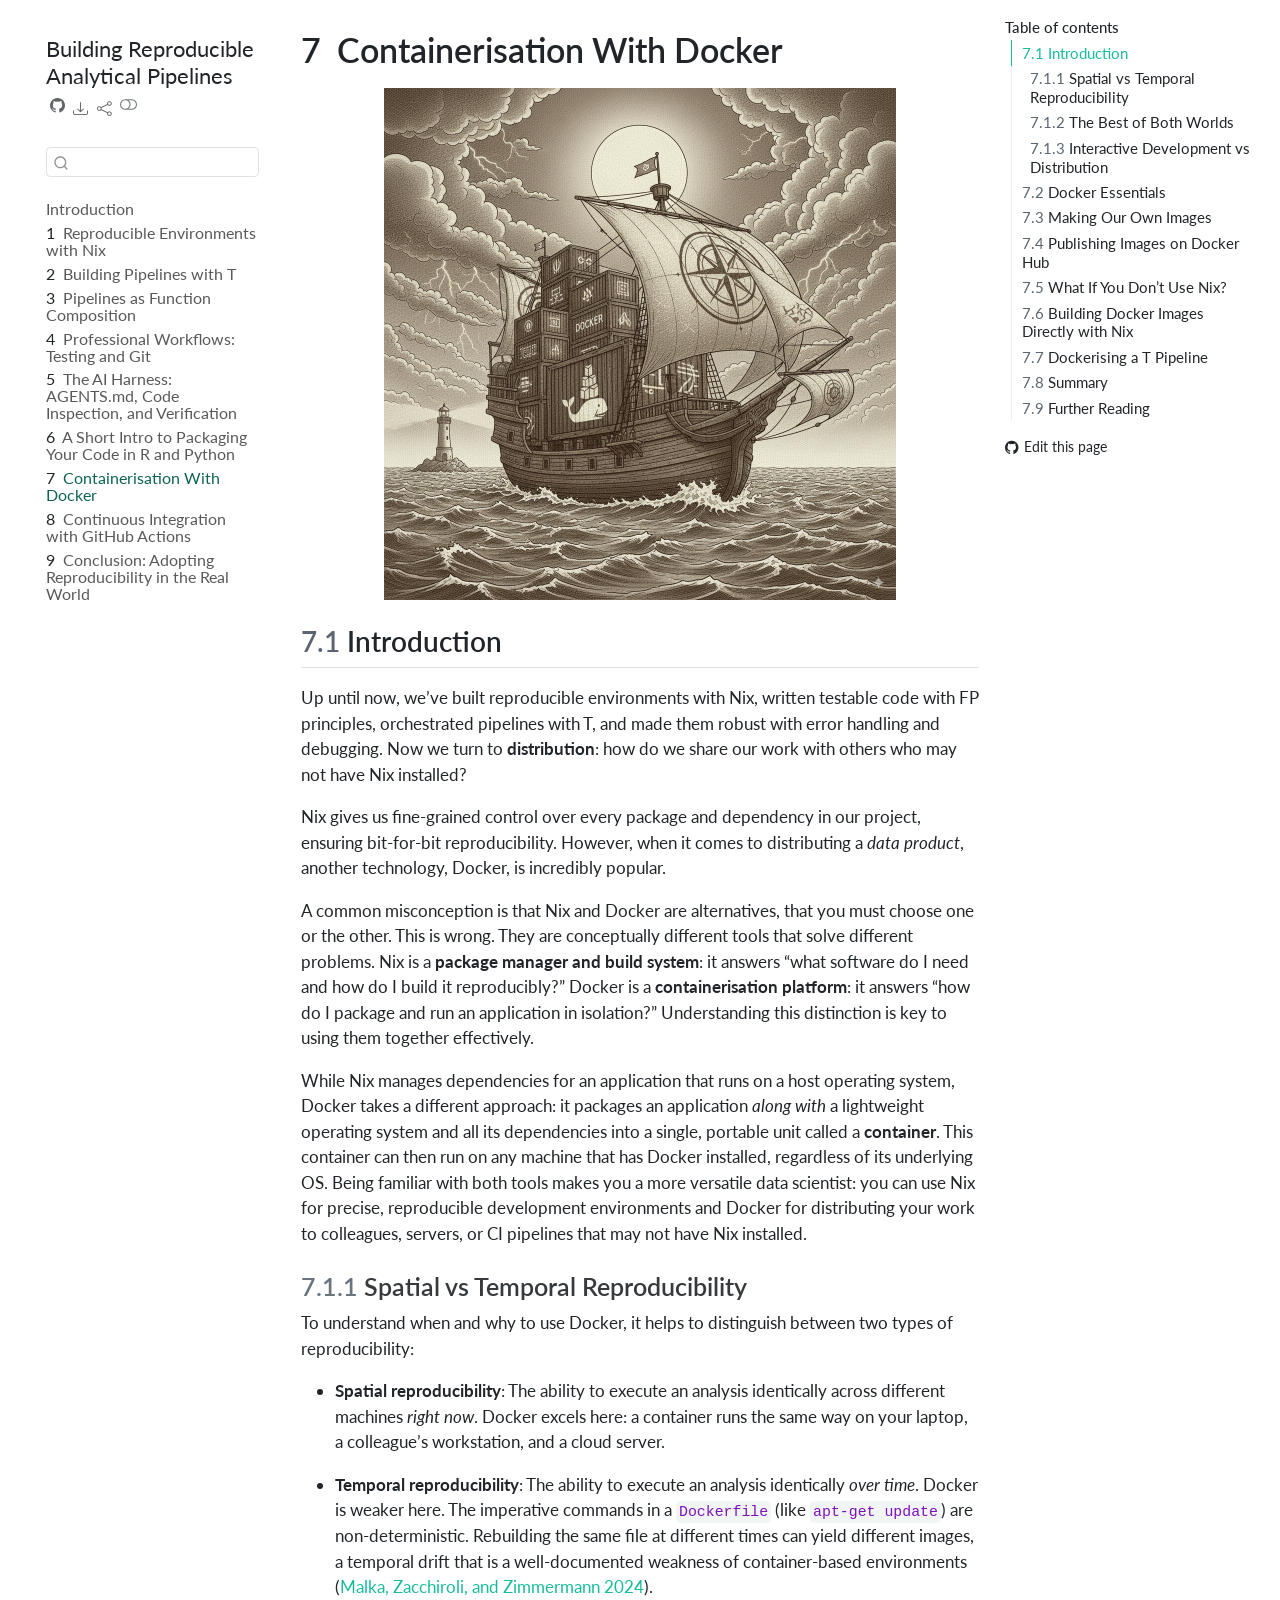
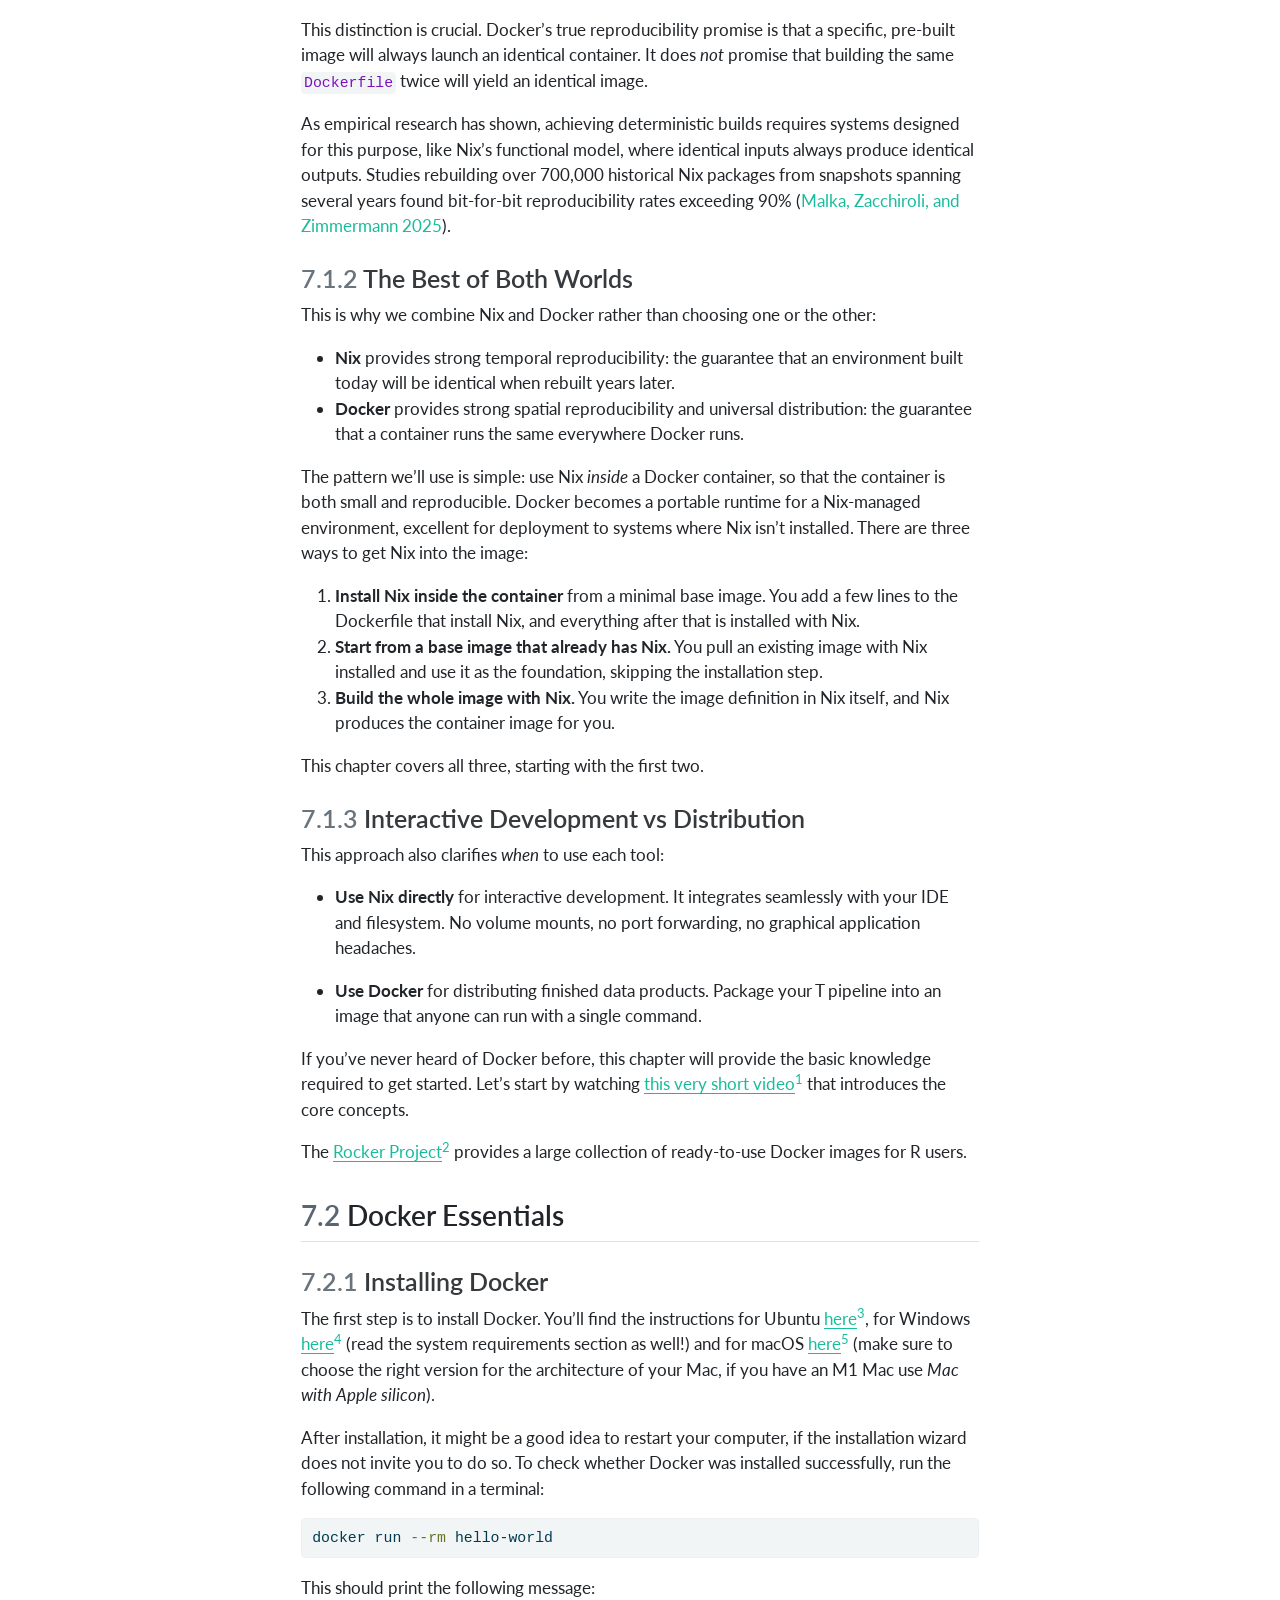
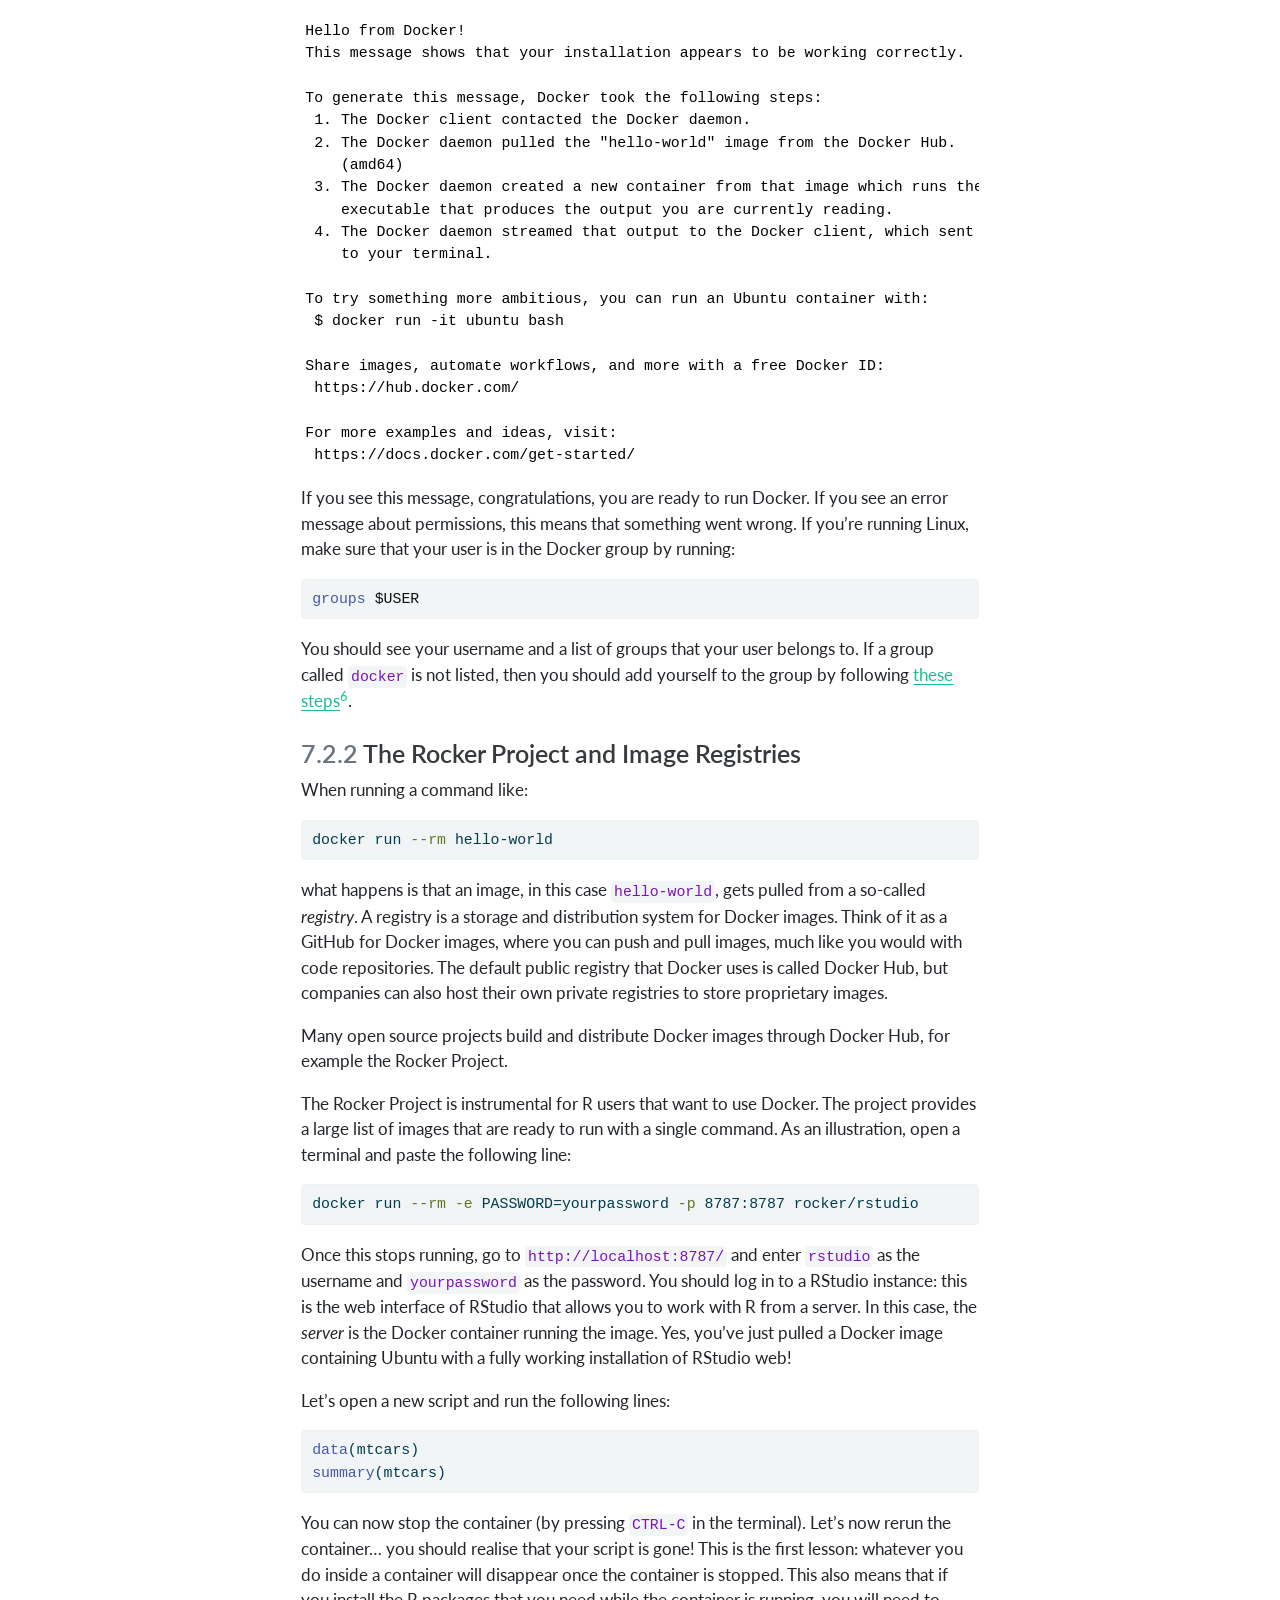
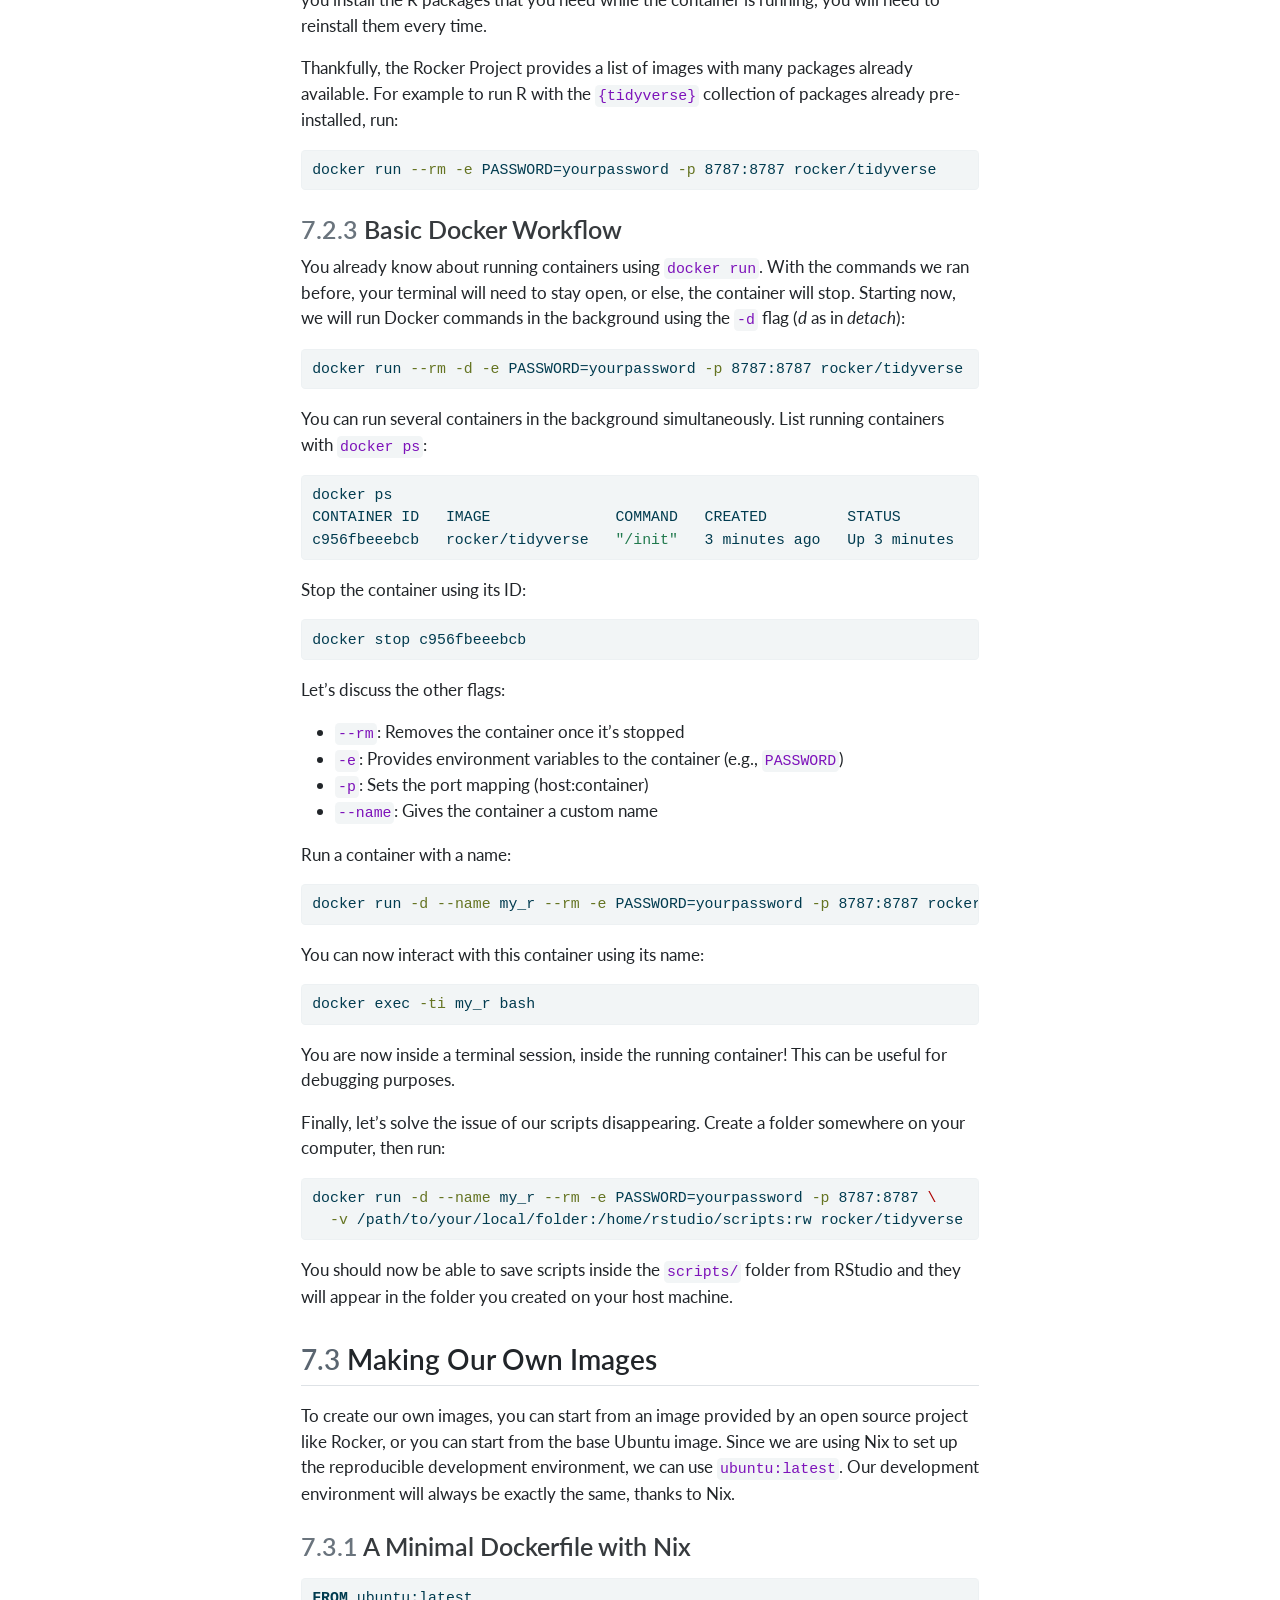
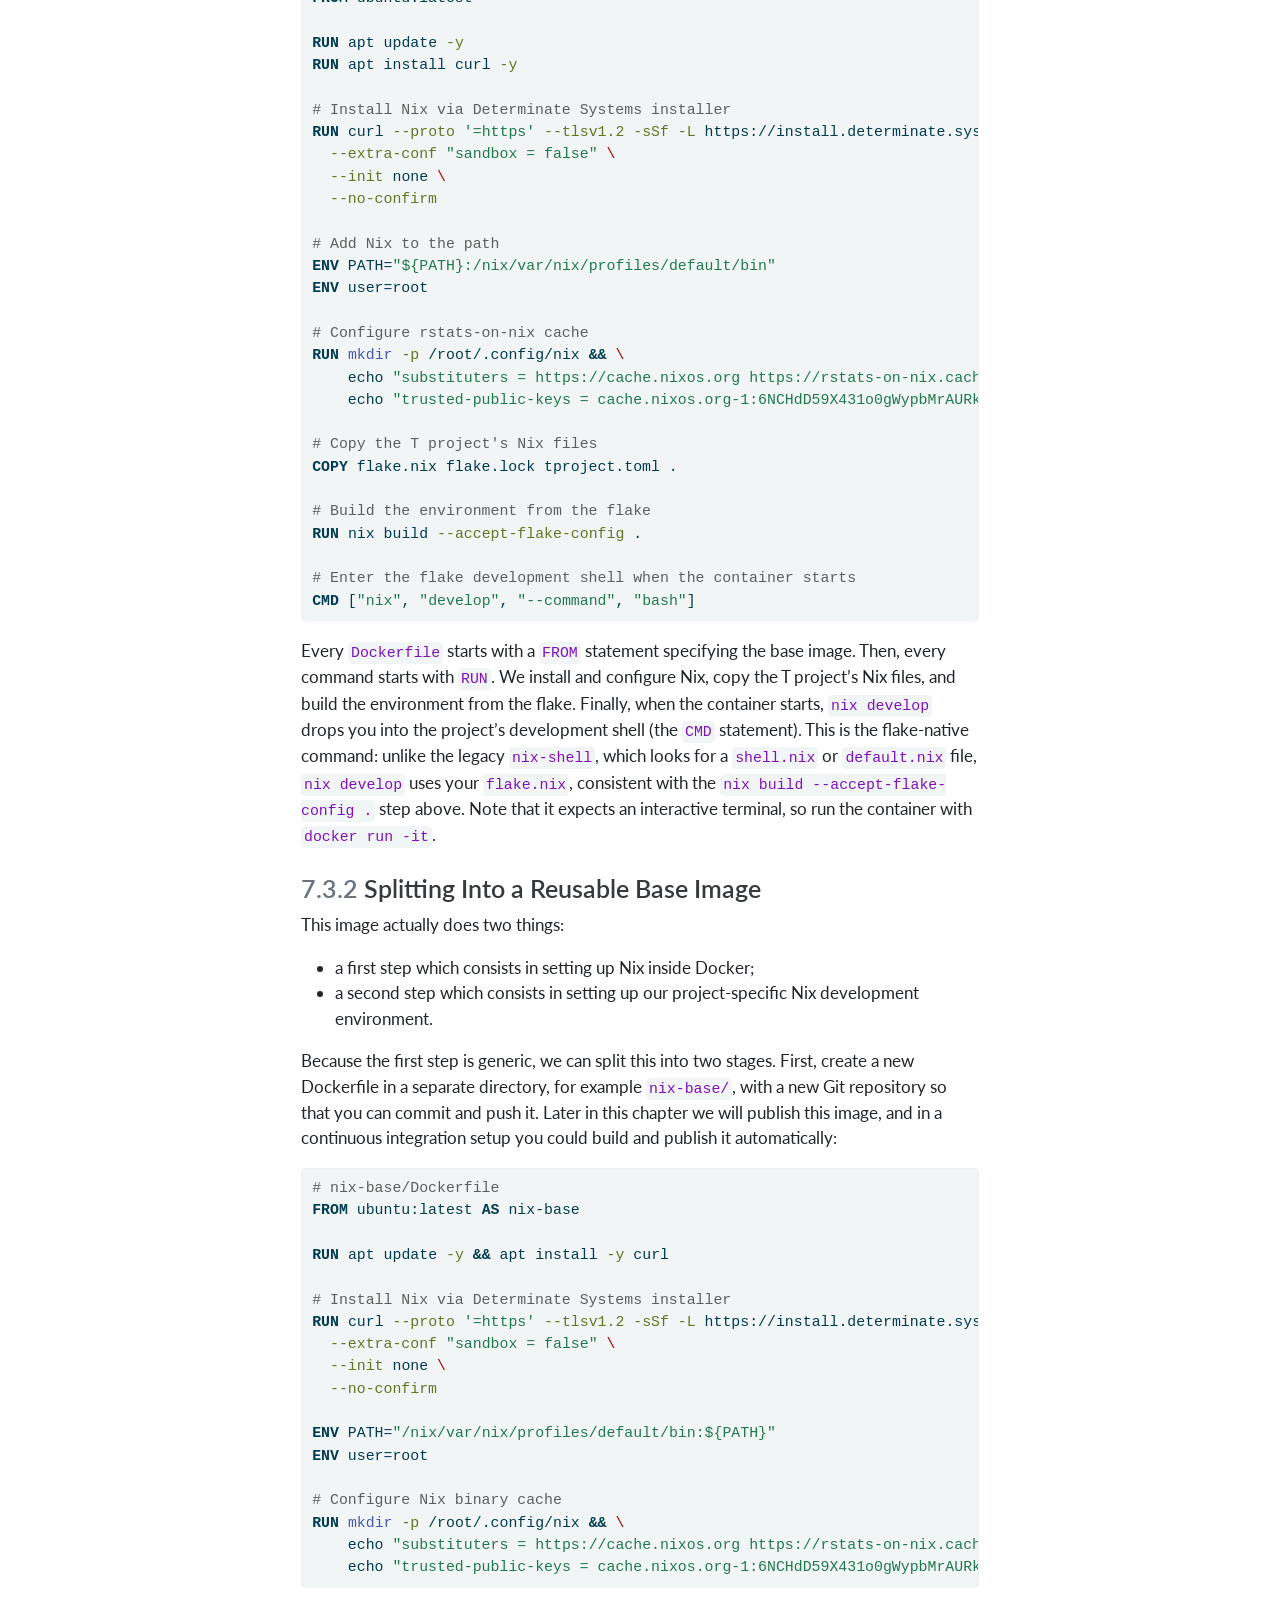
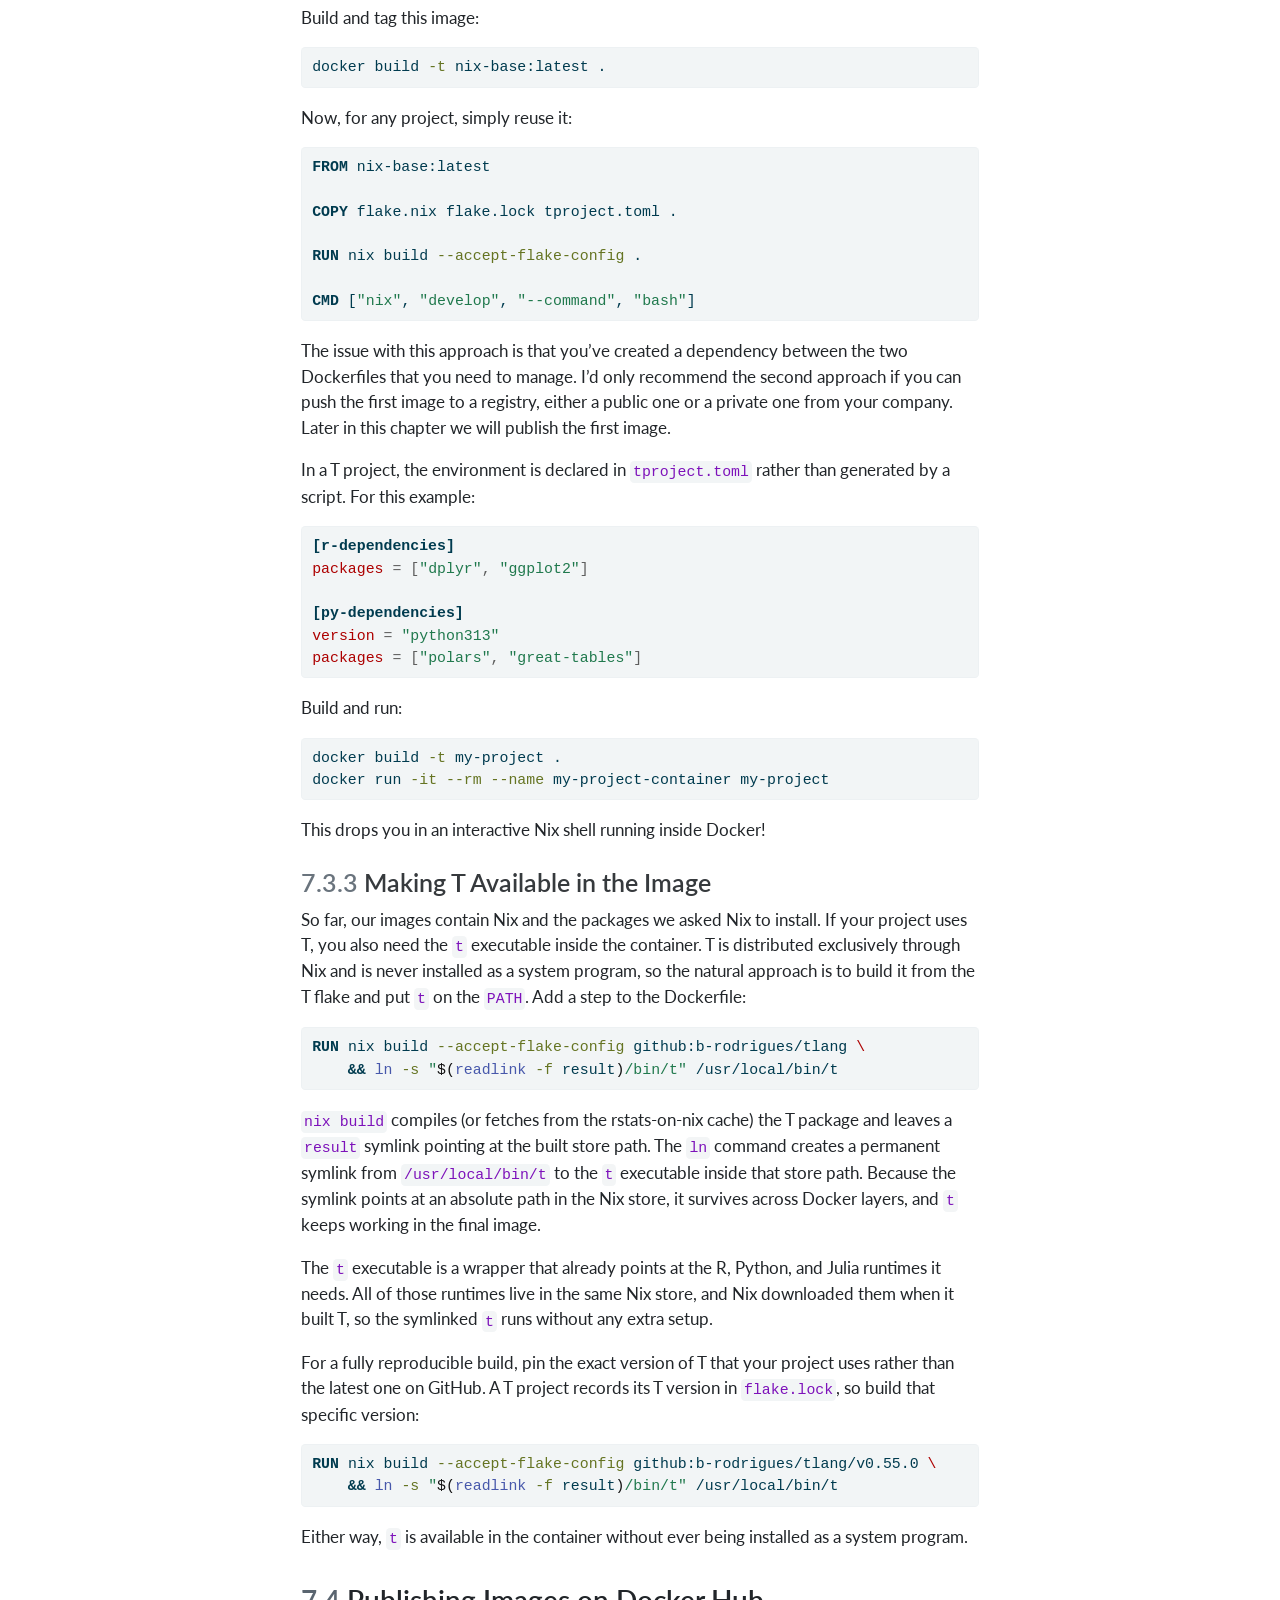
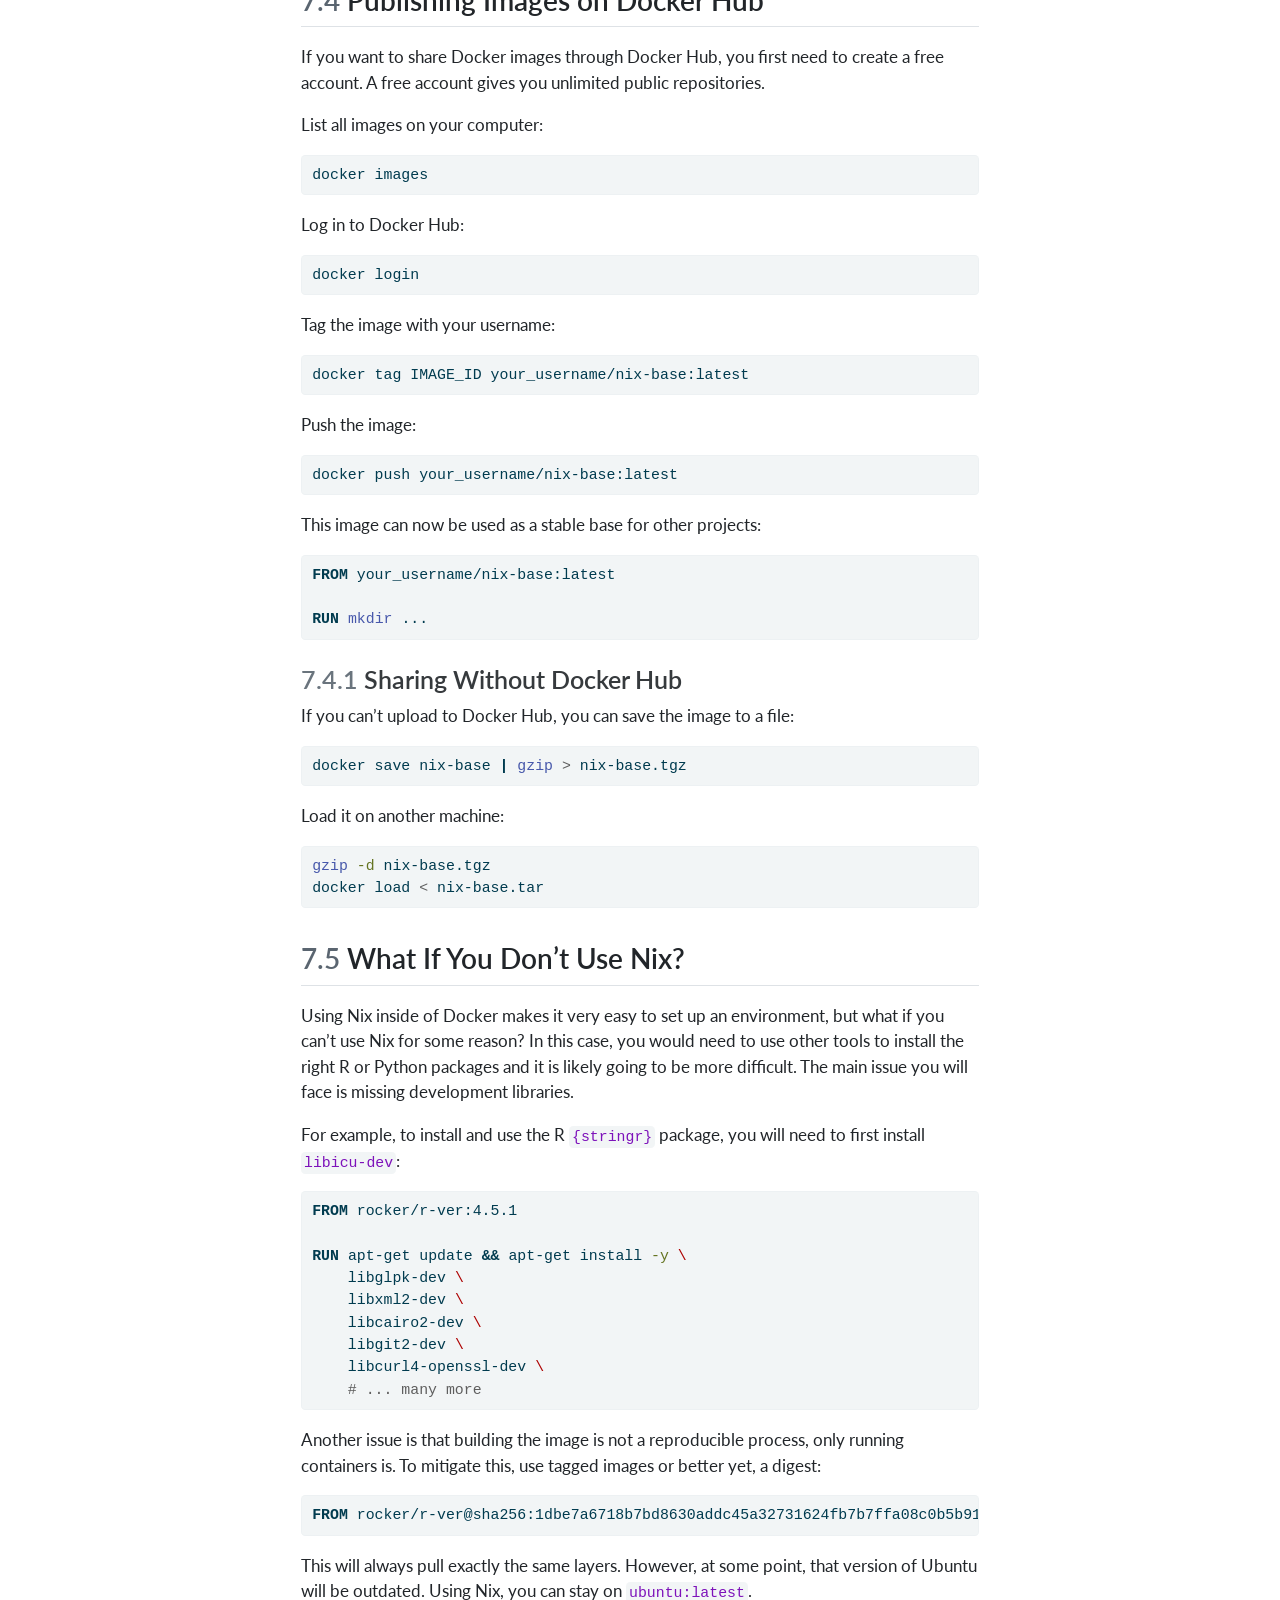
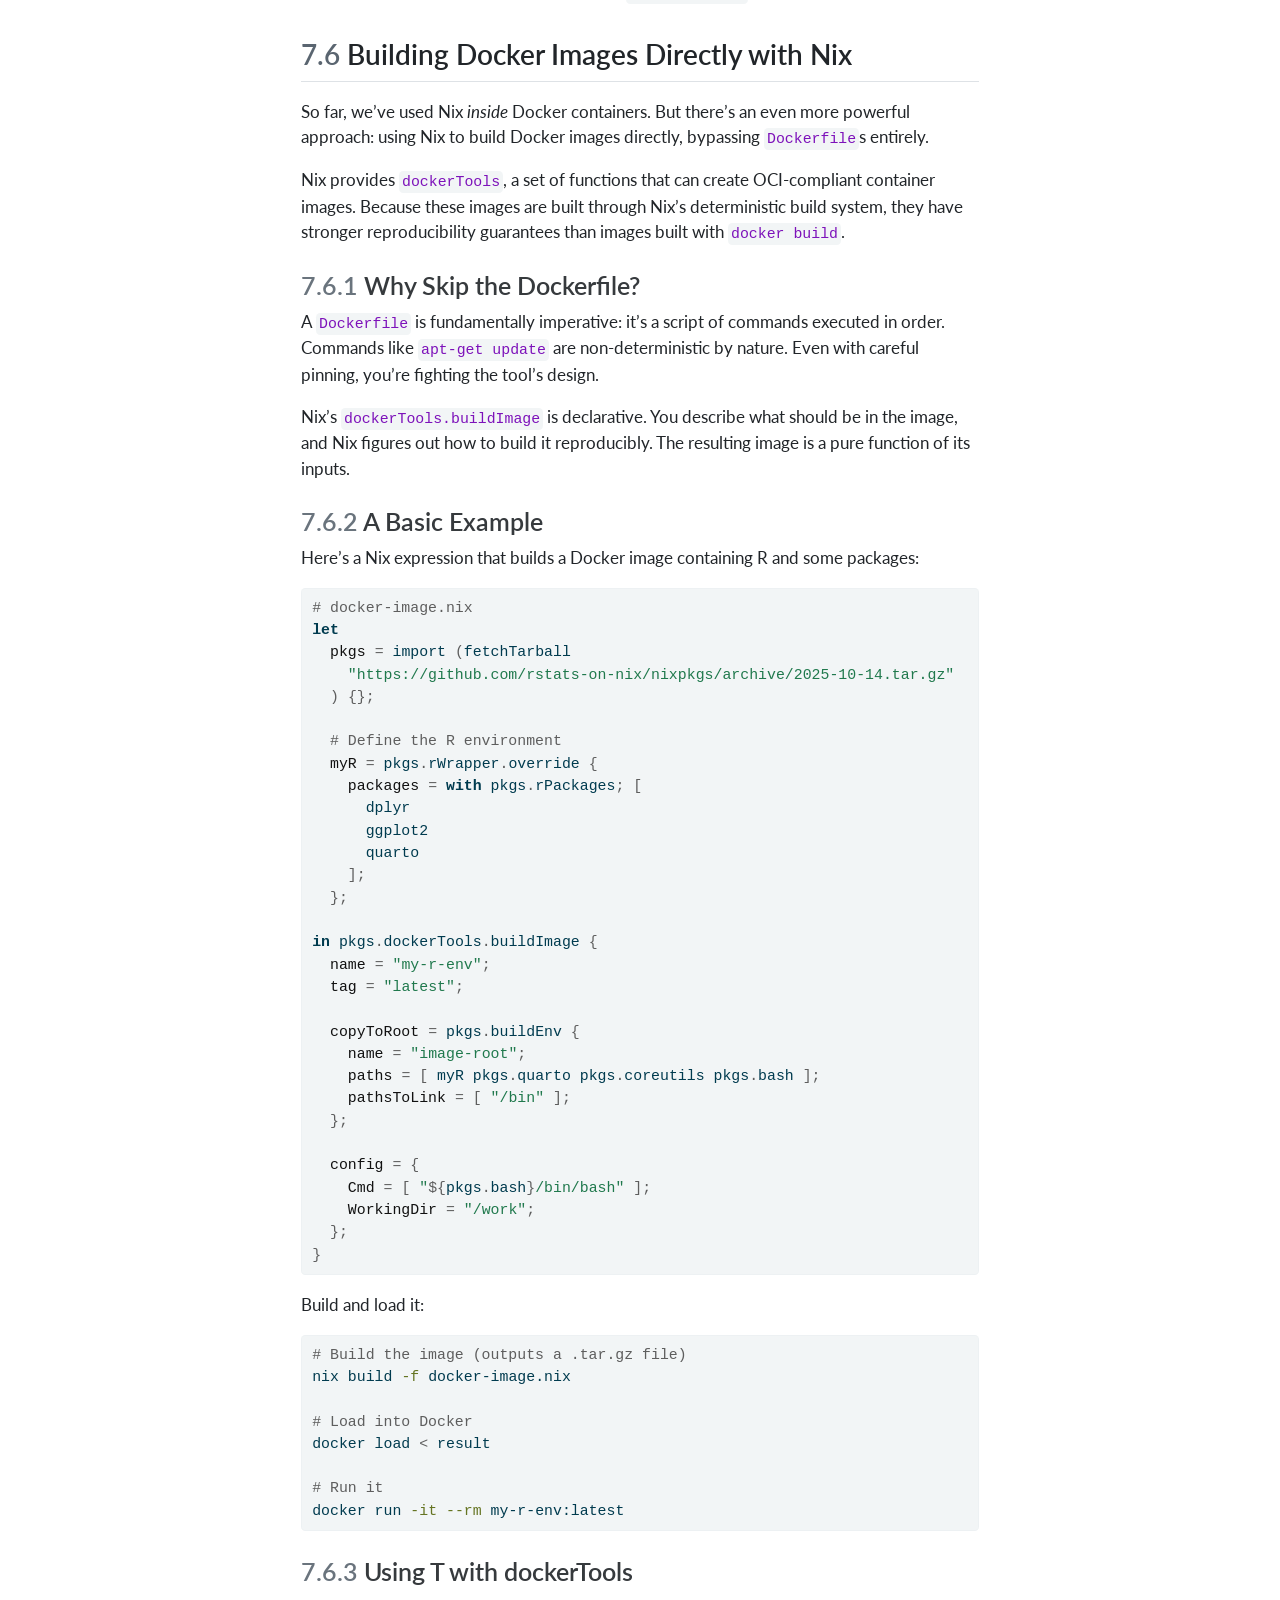
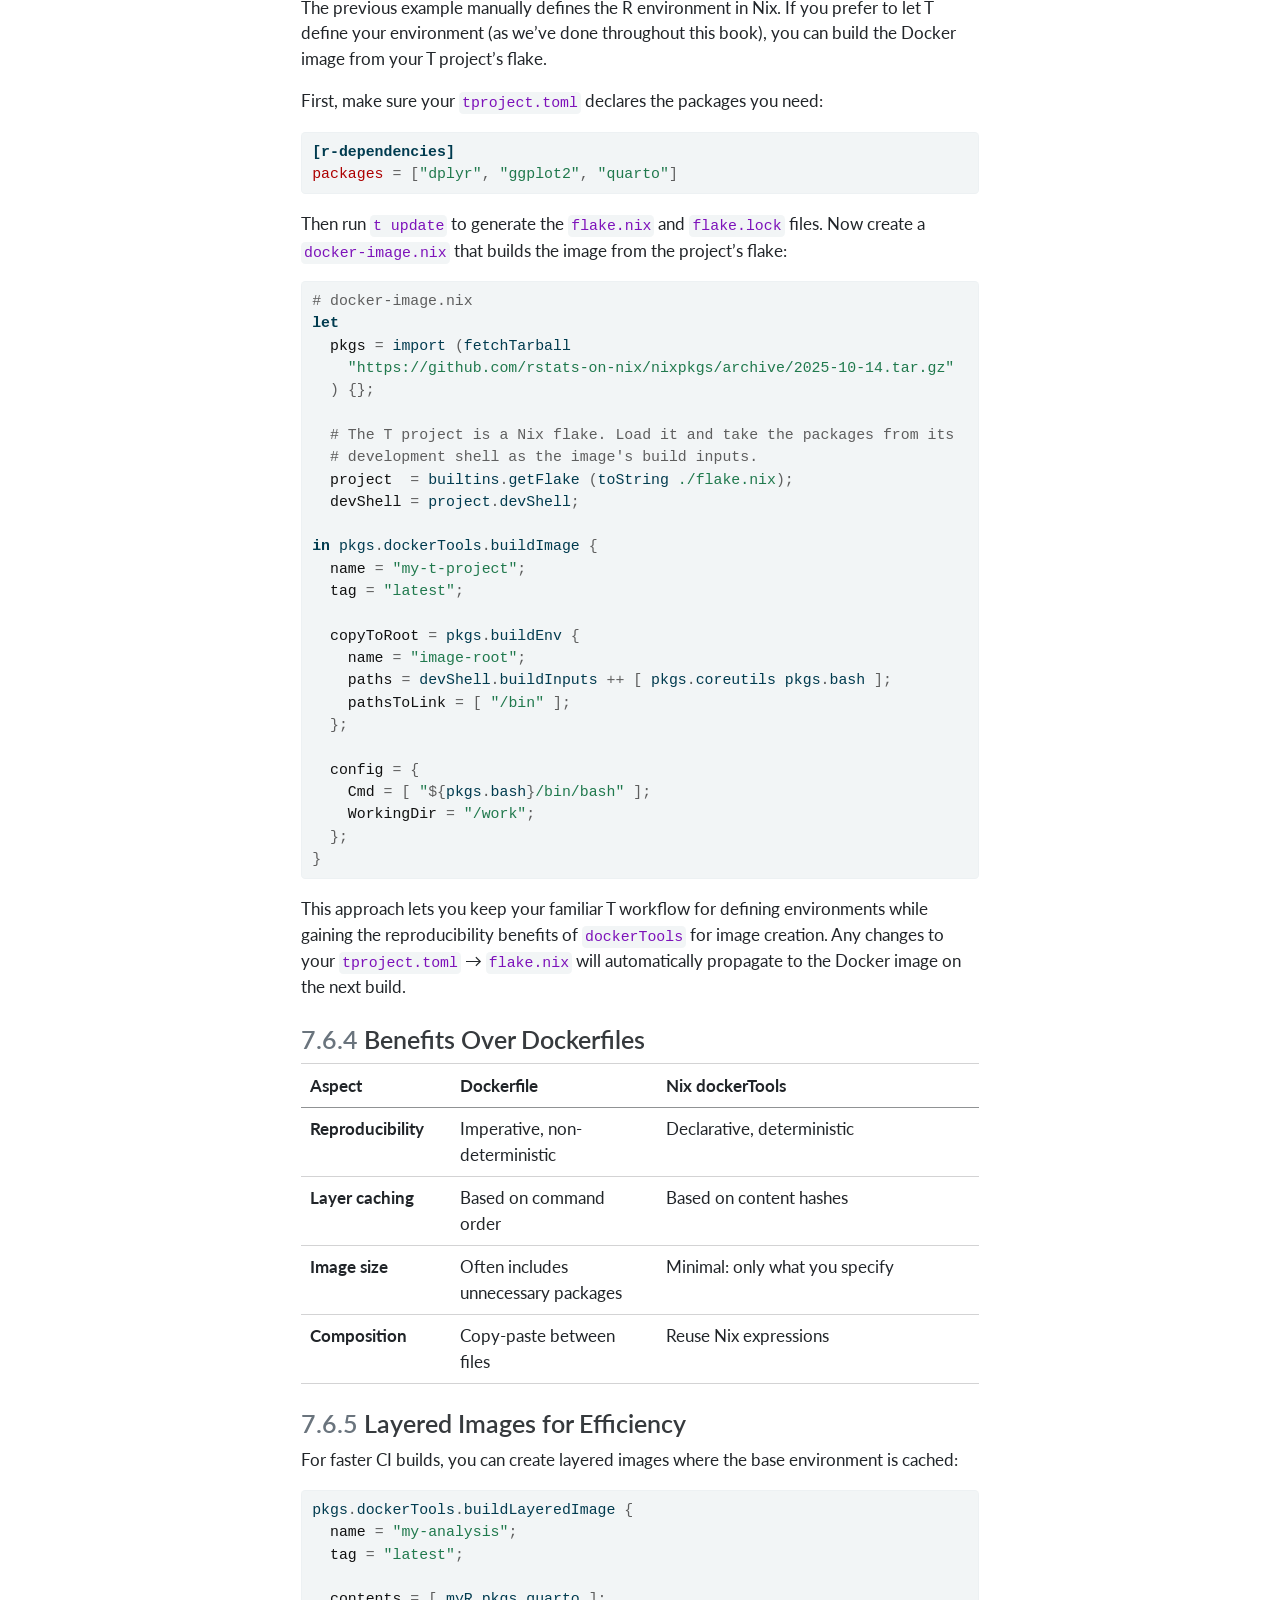
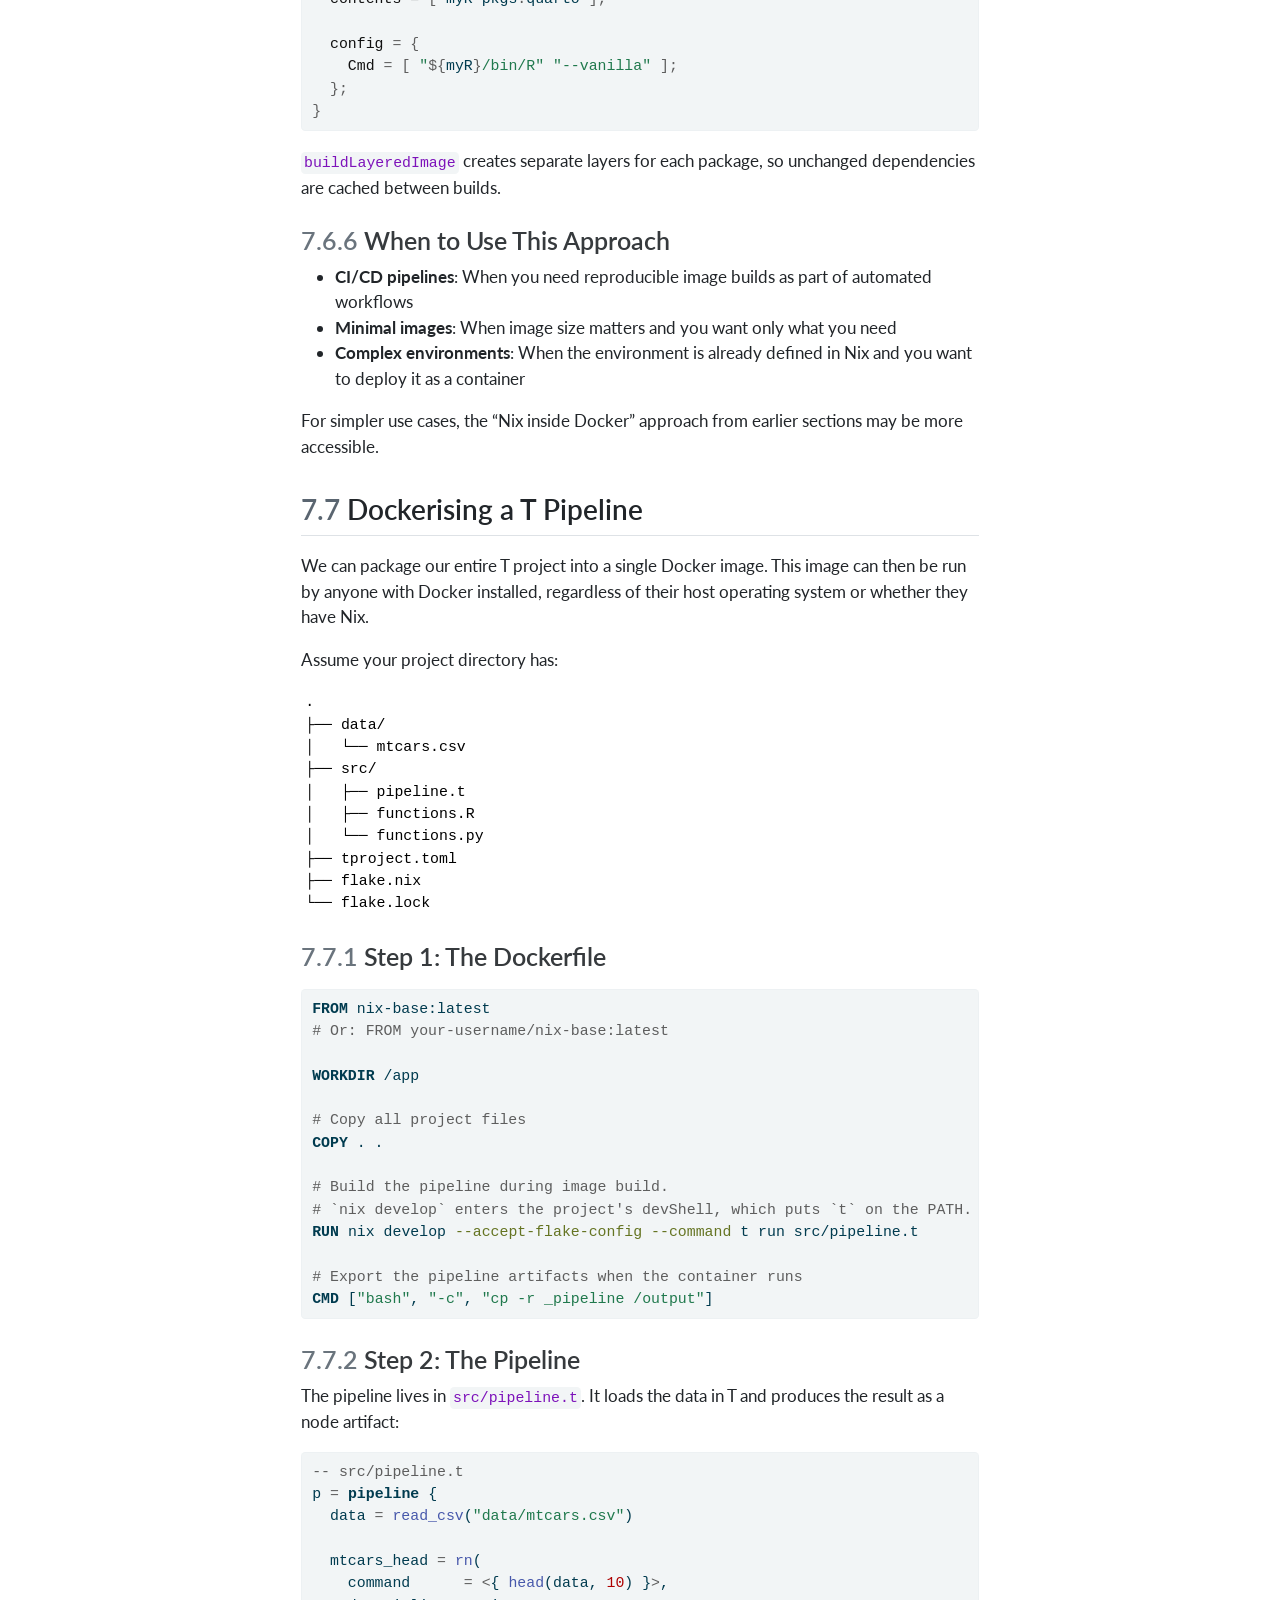
<file: 08-docker.html>
<!DOCTYPE html>
<html xmlns="http://www.w3.org/1999/xhtml" lang="en" xml:lang="en"><head>

<meta charset="utf-8">
<meta name="generator" content="quarto-1.10.18">

<meta name="viewport" content="width=device-width, initial-scale=1.0, user-scalable=yes">


<title>7&nbsp; Containerisation With Docker – Building Reproducible Analytical Pipelines</title>
<style>
/* Default styles provided by pandoc.
** See https://pandoc.org/MANUAL.html#variables-for-html for config info.
*/
span.smallcaps{font-variant: small-caps;}
div.columns{display: flex; gap: 1.5em;}
div.column{flex: auto;}
@media screen {
div.columns{gap: min(4vw, 1.5em);}
div.column{overflow-x: auto;}
}
div.hanging-indent{margin-left: 1.5em; text-indent: -1.5em;}
ul.task-list{list-style: none;}
ul.task-list li input[type="checkbox"] {
  width: 0.8em;
  margin: 0 0.8em 0.2em -1em; /* quarto-specific, see https://github.com/quarto-dev/quarto-cli/issues/4556 */ 
  vertical-align: middle;
}
/* CSS for syntax highlighting */
html { -webkit-text-size-adjust: 100%; }
pre > code.sourceCode { white-space: pre; position: relative; }
pre > code.sourceCode > span { display: inline-block; line-height: 1.25; }
pre > code.sourceCode > span:empty { height: 1.2em; }
.sourceCode { overflow: visible; }
code.sourceCode > span { color: inherit; text-decoration: inherit; }
div.sourceCode { margin: 1em 0; }
pre.sourceCode { margin: 0; }
@media screen {
div.sourceCode { overflow: auto; }
}
@media print {
pre > code.sourceCode { white-space: pre-wrap; }
pre > code.sourceCode > span { text-indent: -5em; padding-left: 5em; }
}
pre.numberSource code
  { counter-reset: source-line 0; }
pre.numberSource code > span
  { position: relative; left: -4em; counter-increment: source-line; }
pre.numberSource code > span > a:first-child::before
  { content: counter(source-line);
    position: relative; left: -1em; text-align: right; vertical-align: baseline;
    border: none; display: inline-block;
    -webkit-touch-callout: none; -webkit-user-select: none;
    -khtml-user-select: none; -moz-user-select: none;
    -ms-user-select: none; user-select: none;
    padding: 0 4px; width: 4em;
  }
pre.numberSource { margin-left: 3em;  padding-left: 4px; }
div.sourceCode
  {   }
@media screen {
pre > code.sourceCode > span > a:first-child::before { text-decoration: underline; }
}
/* CSS for citations */
div.csl-bib-body { }
div.csl-entry {
  clear: both;
  margin-bottom: 0em;
}
.hanging-indent div.csl-entry {
  margin-left:2em;
  text-indent:-2em;
}
div.csl-left-margin {
  min-width:2em;
  float:left;
}
div.csl-right-inline {
  margin-left:2em;
  padding-left:1em;
}
div.csl-indent {
  margin-left: 2em;
}</style>


<script src="site_libs/quarto-nav/quarto-nav.js"></script>
<script src="site_libs/quarto-nav/headroom.min.js"></script>
<script src="site_libs/clipboard/clipboard.min.js"></script>
<script src="site_libs/quarto-search/autocomplete.umd.js"></script>
<script src="site_libs/quarto-search/fuse.min.js"></script>
<script src="site_libs/quarto-search/quarto-search.js"></script>
<meta name="quarto:offset" content="./">
<link href="./09-github_actions.html" rel="next">
<link href="./07-packages.html" rel="prev">
<script src="site_libs/quarto-html/quarto.js" type="module"></script>
<script src="site_libs/quarto-html/tabsets/tabsets.js" type="module"></script>
<script src="site_libs/quarto-html/popper.min.js"></script>
<script src="site_libs/quarto-html/tippy.umd.min.js"></script>
<script src="site_libs/quarto-html/anchor.min.js"></script>
<link href="site_libs/quarto-html/tippy.css" rel="stylesheet">
<link href="site_libs/quarto-html/quarto-syntax-highlighting-64a204ab8560d761af7679ceaba22944.css" rel="stylesheet" class="quarto-color-scheme" id="quarto-text-highlighting-styles">
<link href="site_libs/quarto-html/quarto-syntax-highlighting-dark-b85bc7c33db8c58e0ec93c3465666fed.css" rel="stylesheet" class="quarto-color-scheme quarto-color-alternate" id="quarto-text-highlighting-styles">
<link href="site_libs/quarto-html/quarto-syntax-highlighting-64a204ab8560d761af7679ceaba22944.css" rel="stylesheet" class="quarto-color-scheme-extra" id="quarto-text-highlighting-styles">
<script src="site_libs/bootstrap/bootstrap.min.js"></script>
<link href="site_libs/bootstrap/bootstrap-icons.css" rel="stylesheet">
<link href="site_libs/bootstrap/bootstrap-608167b199151af4e382e1871814fa42.min.css" rel="stylesheet" append-hash="true" class="quarto-color-scheme" id="quarto-bootstrap" data-mode="light">
<link href="site_libs/bootstrap/bootstrap-dark-ef9c3bb3fbdfe938dd67f1c9eb50a934.min.css" rel="stylesheet" append-hash="true" class="quarto-color-scheme quarto-color-alternate" id="quarto-bootstrap" data-mode="dark">
<link href="site_libs/bootstrap/bootstrap-608167b199151af4e382e1871814fa42.min.css" rel="stylesheet" append-hash="true" class="quarto-color-scheme-extra" id="quarto-bootstrap" data-mode="light">
<script id="quarto-search-options" type="application/json">{
  "location": "sidebar",
  "copy-button": false,
  "collapse-after": 3,
  "panel-placement": "start",
  "type": "textbox",
  "limit": 50,
  "keyboard-shortcut": [
    "f",
    "/",
    "s"
  ],
  "show-item-context": false,
  "language": {
    "search-no-results-text": "No results",
    "search-matching-documents-text": "matching documents",
    "search-copy-link-title": "Copy link to search",
    "search-hide-matches-text": "Hide additional matches",
    "search-more-match-text": "more match in this document",
    "search-more-matches-text": "more matches in this document",
    "search-clear-button-title": "Clear",
    "search-text-placeholder": "",
    "search-detached-cancel-button-title": "Cancel",
    "search-submit-button-title": "Submit",
    "search-label": "Search"
  }
}</script>
<link rel="shortcut icon" href="img/favicon.ico">


<link rel="stylesheet" href="epub.css">
</head>

<body class="nav-sidebar floating quarto-light"><script id="quarto-html-before-body" type="application/javascript">
    const toggleBodyColorMode = (bsSheetEl) => {
      const mode = bsSheetEl.getAttribute("data-mode");
      const bodyEl = window.document.querySelector("body");
      if (mode === "dark") {
        bodyEl.classList.add("quarto-dark");
        bodyEl.classList.remove("quarto-light");
      } else {
        bodyEl.classList.add("quarto-light");
        bodyEl.classList.remove("quarto-dark");
      }
    }
    const toggleBodyColorPrimary = () => {
      const bsSheetEl = window.document.querySelector("link#quarto-bootstrap:not([rel=disabled-stylesheet])");
      if (bsSheetEl) {
        toggleBodyColorMode(bsSheetEl);
      }
    }
    const setColorSchemeToggle = (alternate) => {
      const toggles = window.document.querySelectorAll('.quarto-color-scheme-toggle');
      for (let i=0; i < toggles.length; i++) {
        const toggle = toggles[i];
        if (toggle) {
          if (alternate) {
            toggle.classList.add("alternate");
          } else {
            toggle.classList.remove("alternate");
          }
        }
      }
    };
    const toggleColorMode = (alternate) => {
      // Switch the stylesheets
      const primaryStylesheets = window.document.querySelectorAll('link.quarto-color-scheme:not(.quarto-color-alternate)');
      const alternateStylesheets = window.document.querySelectorAll('link.quarto-color-scheme.quarto-color-alternate');
      manageTransitions('#quarto-margin-sidebar .nav-link', false);
      if (alternate) {
        // note: dark is layered on light, we don't disable primary!
        enableStylesheet(alternateStylesheets);
        for (const sheetNode of alternateStylesheets) {
          if (sheetNode.id === "quarto-bootstrap") {
            toggleBodyColorMode(sheetNode);
          }
        }
      } else {
        disableStylesheet(alternateStylesheets);
        enableStylesheet(primaryStylesheets)
        toggleBodyColorPrimary();
      }
      manageTransitions('#quarto-margin-sidebar .nav-link', true);
      // Switch the toggles
      setColorSchemeToggle(alternate)
      // Hack to workaround the fact that safari doesn't
      // properly recolor the scrollbar when toggling (#1455)
      if (navigator.userAgent.indexOf('Safari') > 0 && navigator.userAgent.indexOf('Chrome') == -1) {
        manageTransitions("body", false);
        window.scrollTo(0, 1);
        setTimeout(() => {
          window.scrollTo(0, 0);
          manageTransitions("body", true);
        }, 40);
      }
    }
    const disableStylesheet = (stylesheets) => {
      for (let i=0; i < stylesheets.length; i++) {
        const stylesheet = stylesheets[i];
        stylesheet.rel = 'disabled-stylesheet';
      }
    }
    const enableStylesheet = (stylesheets) => {
      for (let i=0; i < stylesheets.length; i++) {
        const stylesheet = stylesheets[i];
        if(stylesheet.rel !== 'stylesheet') { // for Chrome, which will still FOUC without this check
          stylesheet.rel = 'stylesheet';
        }
      }
    }
    const manageTransitions = (selector, allowTransitions) => {
      const els = window.document.querySelectorAll(selector);
      for (let i=0; i < els.length; i++) {
        const el = els[i];
        if (allowTransitions) {
          el.classList.remove('notransition');
        } else {
          el.classList.add('notransition');
        }
      }
    }
    const isFileUrl = () => {
      return window.location.protocol === 'file:';
    }
    const hasAlternateSentinel = () => {
      let styleSentinel = getColorSchemeSentinel();
      if (styleSentinel !== null) {
        return styleSentinel === "alternate";
      } else {
        return false;
      }
    }
    const setStyleSentinel = (alternate) => {
      const value = alternate ? "alternate" : "default";
      if (!isFileUrl()) {
        window.localStorage.setItem("quarto-color-scheme", value);
      } else {
        localAlternateSentinel = value;
      }
    }
    const getColorSchemeSentinel = () => {
      if (!isFileUrl()) {
        const storageValue = window.localStorage.getItem("quarto-color-scheme");
        return storageValue != null ? storageValue : localAlternateSentinel;
      } else {
        return localAlternateSentinel;
      }
    }
    const toggleGiscusIfUsed = (isAlternate, darkModeDefault) => {
      const baseTheme = document.querySelector('#giscus-base-theme')?.value ?? 'light';
      const alternateTheme = document.querySelector('#giscus-alt-theme')?.value ?? 'dark';
      let newTheme = '';
      if(authorPrefersDark) {
        newTheme = isAlternate ? baseTheme : alternateTheme;
      } else {
        newTheme = isAlternate ? alternateTheme : baseTheme;
      }
      const changeGiscusTheme = () => {
        // From: https://github.com/giscus/giscus/issues/336
        const sendMessage = (message) => {
          const iframe = document.querySelector('iframe.giscus-frame');
          if (!iframe) return;
          iframe.contentWindow.postMessage({ giscus: message }, 'https://giscus.app');
        }
        sendMessage({
          setConfig: {
            theme: newTheme
          }
        });
      }
      const isGiscussLoaded = window.document.querySelector('iframe.giscus-frame') !== null;
      if (isGiscussLoaded) {
        changeGiscusTheme();
      }
    };
    const authorPrefersDark = false;
    const darkModeDefault = authorPrefersDark;
      document.querySelector('link#quarto-text-highlighting-styles.quarto-color-scheme-extra').rel = 'disabled-stylesheet';
      document.querySelector('link#quarto-bootstrap.quarto-color-scheme-extra').rel = 'disabled-stylesheet';
    let localAlternateSentinel = darkModeDefault ? 'alternate' : 'default';
    // Dark / light mode switch
    window.quartoToggleColorScheme = () => {
      // Read the current dark / light value
      let toAlternate = !hasAlternateSentinel();
      toggleColorMode(toAlternate);
      setStyleSentinel(toAlternate);
      toggleGiscusIfUsed(toAlternate, darkModeDefault);
      window.dispatchEvent(new Event('resize'));
    };
    // Switch to dark mode if need be
    if (hasAlternateSentinel()) {
      toggleColorMode(true);
    } else {
      toggleColorMode(false);
    }
  </script>

<div id="quarto-search-results"></div>
  <header id="quarto-header" class="headroom fixed-top">
  <nav class="quarto-secondary-nav">
    <div class="container-fluid d-flex">
      <button type="button" class="quarto-btn-toggle btn" data-bs-toggle="collapse" role="button" data-bs-target=".quarto-sidebar-collapse-item" aria-controls="quarto-sidebar" aria-expanded="false" aria-label="Toggle sidebar navigation" onclick="if (window.quartoToggleHeadroom) { window.quartoToggleHeadroom(); }">
        <i class="bi bi-layout-text-sidebar-reverse"></i>
      </button>
        <nav class="quarto-page-breadcrumbs" aria-label="breadcrumb"><ol class="breadcrumb"><li class="breadcrumb-item"><a href="./08-docker.html"><span class="chapter-number">7</span>&nbsp; <span class="chapter-title">Containerisation With Docker</span></a></li></ol></nav>
        <a class="flex-grow-1" role="navigation" data-bs-toggle="collapse" data-bs-target=".quarto-sidebar-collapse-item" aria-controls="quarto-sidebar" aria-expanded="false" aria-label="Toggle sidebar navigation" onclick="if (window.quartoToggleHeadroom) { window.quartoToggleHeadroom(); }">      
        </a>
      <button type="button" class="btn quarto-search-button" aria-label="Search" onclick="window.quartoOpenSearch();">
        <i class="bi bi-search"></i>
      </button>
    </div>
  </nav>
</header>
<!-- content -->
<div id="quarto-content" class="quarto-container page-columns page-rows-contents page-layout-article">
<!-- sidebar -->
  <nav id="quarto-sidebar" class="sidebar collapse collapse-horizontal quarto-sidebar-collapse-item sidebar-navigation floating overflow-auto">
    <div class="pt-lg-2 mt-2 text-left sidebar-header">
    <div class="sidebar-title mb-0 py-0">
      <a href="./">Building Reproducible Analytical Pipelines</a> 
        <div class="sidebar-tools-main tools-wide">
    <a href="https://github.com/b-rodrigues/rap4mads_2026" title="Source Code" class="quarto-navigation-tool px-1" aria-label="Source Code"><i class="bi bi-github"></i></a>
    <div class="dropdown">
      <a href="" title="Download" id="quarto-navigation-tool-dropdown-0" class="quarto-navigation-tool dropdown-toggle px-1" data-bs-toggle="dropdown" aria-expanded="false" role="link" aria-label="Download"><i class="bi bi-download"></i></a>
      <ul class="dropdown-menu" aria-labelledby="quarto-navigation-tool-dropdown-0">
          <li>
            <a class="dropdown-item sidebar-tools-main-item" href="./Building-Reproducible-Analytical-Pipelines.pdf">
              <i class="bi bi-file-pdf pe-1"></i>
            Download PDF
            </a>
          </li>
          <li>
            <a class="dropdown-item sidebar-tools-main-item" href="./Building-Reproducible-Analytical-Pipelines.epub">
              <i class="bi bi-journal pe-1"></i>
            Download ePub
            </a>
          </li>
      </ul>
    </div>
    <div class="dropdown">
      <a href="" title="Share" id="quarto-navigation-tool-dropdown-1" class="quarto-navigation-tool dropdown-toggle px-1" data-bs-toggle="dropdown" aria-expanded="false" role="link" aria-label="Share"><i class="bi bi-share"></i></a>
      <ul class="dropdown-menu" aria-labelledby="quarto-navigation-tool-dropdown-1">
          <li>
            <a class="dropdown-item sidebar-tools-main-item" href="https://twitter.com/intent/tweet?url=|url|">
              <i class="bi bi-twitter pe-1"></i>
            Twitter
            </a>
          </li>
          <li>
            <a class="dropdown-item sidebar-tools-main-item" href="https://www.facebook.com/sharer/sharer.php?u=|url|">
              <i class="bi bi-facebook pe-1"></i>
            Facebook
            </a>
          </li>
      </ul>
    </div>
  <a href="" class="quarto-color-scheme-toggle quarto-navigation-tool  px-1" onclick="window.quartoToggleColorScheme(); return false;" title="Toggle dark mode"><i class="bi"></i></a>
</div>
    </div>
      </div>
        <div class="mt-2 flex-shrink-0 align-items-center">
        <div class="sidebar-search">
        <div id="quarto-search" class="" title="Search"></div>
        </div>
        </div>
    <div class="sidebar-menu-container"> 
    <ul class="list-unstyled mt-1">
        <li class="sidebar-item">
  <div class="sidebar-item-container"> 
  <a href="./index.html" class="sidebar-item-text sidebar-link">
 <span class="menu-text">Introduction</span></a>
  </div>
</li>
        <li class="sidebar-item">
  <div class="sidebar-item-container"> 
  <a href="./02-intro-nix.html" class="sidebar-item-text sidebar-link">
 <span class="menu-text"><span class="chapter-number">1</span>&nbsp; <span class="chapter-title">Reproducible Environments with Nix</span></span></a>
  </div>
</li>
        <li class="sidebar-item">
  <div class="sidebar-item-container"> 
  <a href="./03-t-pipelines.html" class="sidebar-item-text sidebar-link">
 <span class="menu-text"><span class="chapter-number">2</span>&nbsp; <span class="chapter-title">Building Pipelines with T</span></span></a>
  </div>
</li>
        <li class="sidebar-item">
  <div class="sidebar-item-container"> 
  <a href="./04-functional-programming.html" class="sidebar-item-text sidebar-link">
 <span class="menu-text"><span class="chapter-number">3</span>&nbsp; <span class="chapter-title">Pipelines as Function Composition</span></span></a>
  </div>
</li>
        <li class="sidebar-item">
  <div class="sidebar-item-container"> 
  <a href="./05-testing-and-git.html" class="sidebar-item-text sidebar-link">
 <span class="menu-text"><span class="chapter-number">4</span>&nbsp; <span class="chapter-title">Professional Workflows: Testing and Git</span></span></a>
  </div>
</li>
        <li class="sidebar-item">
  <div class="sidebar-item-container"> 
  <a href="./06-ai-harness.html" class="sidebar-item-text sidebar-link">
 <span class="menu-text"><span class="chapter-number">5</span>&nbsp; <span class="chapter-title">The AI Harness: AGENTS.md, Code Inspection, and Verification</span></span></a>
  </div>
</li>
        <li class="sidebar-item">
  <div class="sidebar-item-container"> 
  <a href="./07-packages.html" class="sidebar-item-text sidebar-link">
 <span class="menu-text"><span class="chapter-number">6</span>&nbsp; <span class="chapter-title">A Short Intro to Packaging Your Code in R and Python</span></span></a>
  </div>
</li>
        <li class="sidebar-item">
  <div class="sidebar-item-container"> 
  <a href="./08-docker.html" class="sidebar-item-text sidebar-link active">
 <span class="menu-text"><span class="chapter-number">7</span>&nbsp; <span class="chapter-title">Containerisation With Docker</span></span></a>
  </div>
</li>
        <li class="sidebar-item">
  <div class="sidebar-item-container"> 
  <a href="./09-github_actions.html" class="sidebar-item-text sidebar-link">
 <span class="menu-text"><span class="chapter-number">8</span>&nbsp; <span class="chapter-title">Continuous Integration with GitHub Actions</span></span></a>
  </div>
</li>
        <li class="sidebar-item">
  <div class="sidebar-item-container"> 
  <a href="./10-conclusion.html" class="sidebar-item-text sidebar-link">
 <span class="menu-text"><span class="chapter-number">9</span>&nbsp; <span class="chapter-title">Conclusion: Adopting Reproducibility in the Real World</span></span></a>
  </div>
</li>
    </ul>
    </div>
</nav>
<div id="quarto-sidebar-glass" class="quarto-sidebar-collapse-item" data-bs-toggle="collapse" data-bs-target=".quarto-sidebar-collapse-item"></div>
<!-- margin-sidebar -->
    <div id="quarto-margin-sidebar" class="sidebar margin-sidebar">
        <nav id="TOC" role="doc-toc" class="toc-active">
    <h2 id="toc-title">Table of contents</h2>
   
  <ul>
  <li><a href="#introduction" id="toc-introduction" class="nav-link active" data-scroll-target="#introduction"><span class="header-section-number">7.1</span> Introduction</a>
  <ul class="collapse">
  <li><a href="#spatial-vs-temporal-reproducibility" id="toc-spatial-vs-temporal-reproducibility" class="nav-link" data-scroll-target="#spatial-vs-temporal-reproducibility"><span class="header-section-number">7.1.1</span> Spatial vs Temporal Reproducibility</a></li>
  <li><a href="#the-best-of-both-worlds" id="toc-the-best-of-both-worlds" class="nav-link" data-scroll-target="#the-best-of-both-worlds"><span class="header-section-number">7.1.2</span> The Best of Both Worlds</a></li>
  <li><a href="#interactive-development-vs-distribution" id="toc-interactive-development-vs-distribution" class="nav-link" data-scroll-target="#interactive-development-vs-distribution"><span class="header-section-number">7.1.3</span> Interactive Development vs Distribution</a></li>
  </ul></li>
  <li><a href="#docker-essentials" id="toc-docker-essentials" class="nav-link" data-scroll-target="#docker-essentials"><span class="header-section-number">7.2</span> Docker Essentials</a>
  <ul class="collapse">
  <li><a href="#installing-docker" id="toc-installing-docker" class="nav-link" data-scroll-target="#installing-docker"><span class="header-section-number">7.2.1</span> Installing Docker</a></li>
  <li><a href="#the-rocker-project-and-image-registries" id="toc-the-rocker-project-and-image-registries" class="nav-link" data-scroll-target="#the-rocker-project-and-image-registries"><span class="header-section-number">7.2.2</span> The Rocker Project and Image Registries</a></li>
  <li><a href="#basic-docker-workflow" id="toc-basic-docker-workflow" class="nav-link" data-scroll-target="#basic-docker-workflow"><span class="header-section-number">7.2.3</span> Basic Docker Workflow</a></li>
  </ul></li>
  <li><a href="#making-our-own-images" id="toc-making-our-own-images" class="nav-link" data-scroll-target="#making-our-own-images"><span class="header-section-number">7.3</span> Making Our Own Images</a>
  <ul class="collapse">
  <li><a href="#a-minimal-dockerfile-with-nix" id="toc-a-minimal-dockerfile-with-nix" class="nav-link" data-scroll-target="#a-minimal-dockerfile-with-nix"><span class="header-section-number">7.3.1</span> A Minimal Dockerfile with Nix</a></li>
  <li><a href="#splitting-into-a-reusable-base-image" id="toc-splitting-into-a-reusable-base-image" class="nav-link" data-scroll-target="#splitting-into-a-reusable-base-image"><span class="header-section-number">7.3.2</span> Splitting Into a Reusable Base Image</a></li>
  <li><a href="#making-t-available-in-the-image" id="toc-making-t-available-in-the-image" class="nav-link" data-scroll-target="#making-t-available-in-the-image"><span class="header-section-number">7.3.3</span> Making T Available in the Image</a></li>
  </ul></li>
  <li><a href="#publishing-images-on-docker-hub" id="toc-publishing-images-on-docker-hub" class="nav-link" data-scroll-target="#publishing-images-on-docker-hub"><span class="header-section-number">7.4</span> Publishing Images on Docker Hub</a>
  <ul class="collapse">
  <li><a href="#sharing-without-docker-hub" id="toc-sharing-without-docker-hub" class="nav-link" data-scroll-target="#sharing-without-docker-hub"><span class="header-section-number">7.4.1</span> Sharing Without Docker Hub</a></li>
  </ul></li>
  <li><a href="#what-if-you-dont-use-nix" id="toc-what-if-you-dont-use-nix" class="nav-link" data-scroll-target="#what-if-you-dont-use-nix"><span class="header-section-number">7.5</span> What If You Don’t Use Nix?</a></li>
  <li><a href="#building-docker-images-directly-with-nix" id="toc-building-docker-images-directly-with-nix" class="nav-link" data-scroll-target="#building-docker-images-directly-with-nix"><span class="header-section-number">7.6</span> Building Docker Images Directly with Nix</a>
  <ul class="collapse">
  <li><a href="#why-skip-the-dockerfile" id="toc-why-skip-the-dockerfile" class="nav-link" data-scroll-target="#why-skip-the-dockerfile"><span class="header-section-number">7.6.1</span> Why Skip the Dockerfile?</a></li>
  <li><a href="#a-basic-example" id="toc-a-basic-example" class="nav-link" data-scroll-target="#a-basic-example"><span class="header-section-number">7.6.2</span> A Basic Example</a></li>
  <li><a href="#using-t-with-dockertools" id="toc-using-t-with-dockertools" class="nav-link" data-scroll-target="#using-t-with-dockertools"><span class="header-section-number">7.6.3</span> Using T with dockerTools</a></li>
  <li><a href="#benefits-over-dockerfiles" id="toc-benefits-over-dockerfiles" class="nav-link" data-scroll-target="#benefits-over-dockerfiles"><span class="header-section-number">7.6.4</span> Benefits Over Dockerfiles</a></li>
  <li><a href="#layered-images-for-efficiency" id="toc-layered-images-for-efficiency" class="nav-link" data-scroll-target="#layered-images-for-efficiency"><span class="header-section-number">7.6.5</span> Layered Images for Efficiency</a></li>
  <li><a href="#when-to-use-this-approach" id="toc-when-to-use-this-approach" class="nav-link" data-scroll-target="#when-to-use-this-approach"><span class="header-section-number">7.6.6</span> When to Use This Approach</a></li>
  </ul></li>
  <li><a href="#dockerising-a-t-pipeline" id="toc-dockerising-a-t-pipeline" class="nav-link" data-scroll-target="#dockerising-a-t-pipeline"><span class="header-section-number">7.7</span> Dockerising a T Pipeline</a>
  <ul class="collapse">
  <li><a href="#step-1-the-dockerfile" id="toc-step-1-the-dockerfile" class="nav-link" data-scroll-target="#step-1-the-dockerfile"><span class="header-section-number">7.7.1</span> Step 1: The Dockerfile</a></li>
  <li><a href="#step-2-the-pipeline" id="toc-step-2-the-pipeline" class="nav-link" data-scroll-target="#step-2-the-pipeline"><span class="header-section-number">7.7.2</span> Step 2: The Pipeline</a></li>
  <li><a href="#step-3-build-and-run" id="toc-step-3-build-and-run" class="nav-link" data-scroll-target="#step-3-build-and-run"><span class="header-section-number">7.7.3</span> Step 3: Build and Run</a></li>
  <li><a href="#alternative-using-dockertools-for-t" id="toc-alternative-using-dockertools-for-t" class="nav-link" data-scroll-target="#alternative-using-dockertools-for-t"><span class="header-section-number">7.7.4</span> Alternative: Using dockerTools for T</a></li>
  </ul></li>
  <li><a href="#summary" id="toc-summary" class="nav-link" data-scroll-target="#summary"><span class="header-section-number">7.8</span> Summary</a></li>
  <li><a href="#further-reading" id="toc-further-reading" class="nav-link" data-scroll-target="#further-reading"><span class="header-section-number">7.9</span> Further Reading</a></li>
  </ul>
<div class="toc-actions"><ul><li><a href="https://github.com/b-rodrigues/rap4mads_2026/edit/main/08-docker.qmd" class="toc-action"><i class="bi bi-github"></i>Edit this page</a></li></ul></div></nav>
    </div>
<!-- main -->
<main class="content" id="quarto-document-content">


<header id="title-block-header" class="quarto-title-block default">
<div class="quarto-title">
<h1 class="title"><span class="chapter-number">7</span>&nbsp; <span class="chapter-title">Containerisation With Docker</span></h1>
</div>



<div class="quarto-title-meta">

    
  
    
  </div>
  


</header>


<div style="text-align:center;">
<div class="cell">
<div class="cell-output-display">
<div>
<figure class="figure">
<p><img src="img/container.png" class="img-fluid figure-img" width="512"></p>
</figure>
</div>
</div>
</div>
</div>
<section id="introduction" class="level2" data-number="7.1">
<h2 data-number="7.1" class="anchored" data-anchor-id="introduction"><span class="header-section-number">7.1</span> Introduction</h2>
<p>Up until now, we’ve built reproducible environments with Nix, written testable code with FP principles, orchestrated pipelines with T, and made them robust with error handling and debugging. Now we turn to <strong>distribution</strong>: how do we share our work with others who may not have Nix installed?</p>
<p>Nix gives us fine-grained control over every package and dependency in our project, ensuring bit-for-bit reproducibility. However, when it comes to distributing a <em>data product</em>, another technology, Docker, is incredibly popular.</p>
<p>A common misconception is that Nix and Docker are alternatives, that you must choose one or the other. This is wrong. They are conceptually different tools that solve different problems. Nix is a <strong>package manager and build system</strong>: it answers “what software do I need and how do I build it reproducibly?” Docker is a <strong>containerisation platform</strong>: it answers “how do I package and run an application in isolation?” Understanding this distinction is key to using them together effectively.</p>
<p>While Nix manages dependencies for an application that runs on a host operating system, Docker takes a different approach: it packages an application <em>along with</em> a lightweight operating system and all its dependencies into a single, portable unit called a <strong>container</strong>. This container can then run on any machine that has Docker installed, regardless of its underlying OS. Being familiar with both tools makes you a more versatile data scientist: you can use Nix for precise, reproducible development environments and Docker for distributing your work to colleagues, servers, or CI pipelines that may not have Nix installed.</p>
<section id="spatial-vs-temporal-reproducibility" class="level3" data-number="7.1.1">
<h3 data-number="7.1.1" class="anchored" data-anchor-id="spatial-vs-temporal-reproducibility"><span class="header-section-number">7.1.1</span> Spatial vs Temporal Reproducibility</h3>
<p>To understand when and why to use Docker, it helps to distinguish between two types of reproducibility:</p>
<ul>
<li><p><strong>Spatial reproducibility</strong>: The ability to execute an analysis identically across different machines <em>right now</em>. Docker excels here: a container runs the same way on your laptop, a colleague’s workstation, and a cloud server.</p></li>
<li><p><strong>Temporal reproducibility</strong>: The ability to execute an analysis identically <em>over time</em>. Docker is weaker here. The imperative commands in a <code>Dockerfile</code> (like <code>apt-get update</code>) are non-deterministic. Rebuilding the same file at different times can yield different images, a temporal drift that is a well-documented weakness of container-based environments <span class="citation" data-cites="malka2024">(<a href="#ref-malka2024" role="doc-biblioref">Malka, Zacchiroli, and Zimmermann 2024</a>)</span>.</p></li>
</ul>
<p>This distinction is crucial. Docker’s true reproducibility promise is that a specific, pre-built image will always launch an identical container. It does <em>not</em> promise that building the same <code>Dockerfile</code> twice will yield an identical image.</p>
<p>As empirical research has shown, achieving deterministic builds requires systems designed for this purpose, like Nix’s functional model, where identical inputs always produce identical outputs. Studies rebuilding over 700,000 historical Nix packages from snapshots spanning several years found bit-for-bit reproducibility rates exceeding 90% <span class="citation" data-cites="malka2025">(<a href="#ref-malka2025" role="doc-biblioref">Malka, Zacchiroli, and Zimmermann 2025</a>)</span>.</p>
</section>
<section id="the-best-of-both-worlds" class="level3" data-number="7.1.2">
<h3 data-number="7.1.2" class="anchored" data-anchor-id="the-best-of-both-worlds"><span class="header-section-number">7.1.2</span> The Best of Both Worlds</h3>
<p>This is why we combine Nix and Docker rather than choosing one or the other:</p>
<ul>
<li><strong>Nix</strong> provides strong temporal reproducibility: the guarantee that an environment built today will be identical when rebuilt years later.</li>
<li><strong>Docker</strong> provides strong spatial reproducibility and universal distribution: the guarantee that a container runs the same everywhere Docker runs.</li>
</ul>
<p>The pattern we’ll use is simple: use Nix <em>inside</em> a Docker container, so that the container is both small and reproducible. Docker becomes a portable runtime for a Nix-managed environment, excellent for deployment to systems where Nix isn’t installed. There are three ways to get Nix into the image:</p>
<ol type="1">
<li><strong>Install Nix inside the container</strong> from a minimal base image. You add a few lines to the Dockerfile that install Nix, and everything after that is installed with Nix.</li>
<li><strong>Start from a base image that already has Nix.</strong> You pull an existing image with Nix installed and use it as the foundation, skipping the installation step.</li>
<li><strong>Build the whole image with Nix.</strong> You write the image definition in Nix itself, and Nix produces the container image for you.</li>
</ol>
<p>This chapter covers all three, starting with the first two.</p>
</section>
<section id="interactive-development-vs-distribution" class="level3" data-number="7.1.3">
<h3 data-number="7.1.3" class="anchored" data-anchor-id="interactive-development-vs-distribution"><span class="header-section-number">7.1.3</span> Interactive Development vs Distribution</h3>
<p>This approach also clarifies <em>when</em> to use each tool:</p>
<ul>
<li><p><strong>Use Nix directly</strong> for interactive development. It integrates seamlessly with your IDE and filesystem. No volume mounts, no port forwarding, no graphical application headaches.</p></li>
<li><p><strong>Use Docker</strong> for distributing finished data products. Package your T pipeline into an image that anyone can run with a single command.</p></li>
</ul>
<p>If you’ve never heard of Docker before, this chapter will provide the basic knowledge required to get started. Let’s start by watching <a href="https://www.youtube.com/watch?v=-X3AeROGmOw">this very short video</a><a href="#fn1" class="footnote-ref" id="fnref1" role="doc-noteref"><sup>1</sup></a> that introduces the core concepts.</p>
<p>The <a href="https://rocker-project.org/">Rocker Project</a><a href="#fn2" class="footnote-ref" id="fnref2" role="doc-noteref"><sup>2</sup></a> provides a large collection of ready-to-use Docker images for R users.</p>
</section>
</section>
<section id="docker-essentials" class="level2" data-number="7.2">
<h2 data-number="7.2" class="anchored" data-anchor-id="docker-essentials"><span class="header-section-number">7.2</span> Docker Essentials</h2>
<section id="installing-docker" class="level3" data-number="7.2.1">
<h3 data-number="7.2.1" class="anchored" data-anchor-id="installing-docker"><span class="header-section-number">7.2.1</span> Installing Docker</h3>
<p>The first step is to install Docker. You’ll find the instructions for Ubuntu <a href="https://docs.docker.com/engine/install/ubuntu/#install-using-the-repository">here</a><a href="#fn3" class="footnote-ref" id="fnref3" role="doc-noteref"><sup>3</sup></a>, for Windows <a href="https://docs.docker.com/desktop/install/windows-install/">here</a><a href="#fn4" class="footnote-ref" id="fnref4" role="doc-noteref"><sup>4</sup></a> (read the system requirements section as well!) and for macOS <a href="https://docs.docker.com/desktop/install/mac-install/">here</a><a href="#fn5" class="footnote-ref" id="fnref5" role="doc-noteref"><sup>5</sup></a> (make sure to choose the right version for the architecture of your Mac, if you have an M1 Mac use <em>Mac with Apple silicon</em>).</p>
<p>After installation, it might be a good idea to restart your computer, if the installation wizard does not invite you to do so. To check whether Docker was installed successfully, run the following command in a terminal:</p>
<div class="code-copy-outer-scaffold"><div class="sourceCode" id="cb1"><pre class="sourceCode bash code-with-copy"><code class="sourceCode bash"><span id="cb1-1"><a href="#cb1-1" aria-hidden="true" tabindex="-1"></a><span class="ex">docker</span> run <span class="at">--rm</span> hello-world</span></code></pre></div><button title="Copy to Clipboard" class="code-copy-button"><i class="bi"></i></button></div>
<p>This should print the following message:</p>
<pre><code>Hello from Docker!
This message shows that your installation appears to be working correctly.

To generate this message, Docker took the following steps:
 1. The Docker client contacted the Docker daemon.
 2. The Docker daemon pulled the "hello-world" image from the Docker Hub.
    (amd64)
 3. The Docker daemon created a new container from that image which runs the
    executable that produces the output you are currently reading.
 4. The Docker daemon streamed that output to the Docker client, which sent it
    to your terminal.

To try something more ambitious, you can run an Ubuntu container with:
 $ docker run -it ubuntu bash

Share images, automate workflows, and more with a free Docker ID:
 https://hub.docker.com/

For more examples and ideas, visit:
 https://docs.docker.com/get-started/</code></pre>
<p>If you see this message, congratulations, you are ready to run Docker. If you see an error message about permissions, this means that something went wrong. If you’re running Linux, make sure that your user is in the Docker group by running:</p>
<div class="code-copy-outer-scaffold"><div class="sourceCode" id="cb3"><pre class="sourceCode bash code-with-copy"><code class="sourceCode bash"><span id="cb3-1"><a href="#cb3-1" aria-hidden="true" tabindex="-1"></a><span class="fu">groups</span> <span class="va">$USER</span></span></code></pre></div><button title="Copy to Clipboard" class="code-copy-button"><i class="bi"></i></button></div>
<p>You should see your username and a list of groups that your user belongs to. If a group called <code>docker</code> is not listed, then you should add yourself to the group by following <a href="https://docs.docker.com/engine/install/linux-postinstall/">these steps</a><a href="#fn6" class="footnote-ref" id="fnref6" role="doc-noteref"><sup>6</sup></a>.</p>
</section>
<section id="the-rocker-project-and-image-registries" class="level3" data-number="7.2.2">
<h3 data-number="7.2.2" class="anchored" data-anchor-id="the-rocker-project-and-image-registries"><span class="header-section-number">7.2.2</span> The Rocker Project and Image Registries</h3>
<p>When running a command like:</p>
<div class="code-copy-outer-scaffold"><div class="sourceCode" id="cb4"><pre class="sourceCode bash code-with-copy"><code class="sourceCode bash"><span id="cb4-1"><a href="#cb4-1" aria-hidden="true" tabindex="-1"></a><span class="ex">docker</span> run <span class="at">--rm</span> hello-world</span></code></pre></div><button title="Copy to Clipboard" class="code-copy-button"><i class="bi"></i></button></div>
<p>what happens is that an image, in this case <code>hello-world</code>, gets pulled from a so-called <em>registry</em>. A registry is a storage and distribution system for Docker images. Think of it as a GitHub for Docker images, where you can push and pull images, much like you would with code repositories. The default public registry that Docker uses is called Docker Hub, but companies can also host their own private registries to store proprietary images.</p>
<p>Many open source projects build and distribute Docker images through Docker Hub, for example the Rocker Project.</p>
<p>The Rocker Project is instrumental for R users that want to use Docker. The project provides a large list of images that are ready to run with a single command. As an illustration, open a terminal and paste the following line:</p>
<div class="code-copy-outer-scaffold"><div class="sourceCode" id="cb5"><pre class="sourceCode bash code-with-copy"><code class="sourceCode bash"><span id="cb5-1"><a href="#cb5-1" aria-hidden="true" tabindex="-1"></a><span class="ex">docker</span> run <span class="at">--rm</span> <span class="at">-e</span> PASSWORD=yourpassword <span class="at">-p</span> 8787:8787 rocker/rstudio</span></code></pre></div><button title="Copy to Clipboard" class="code-copy-button"><i class="bi"></i></button></div>
<p>Once this stops running, go to <code>http://localhost:8787/</code> and enter <code>rstudio</code> as the username and <code>yourpassword</code> as the password. You should log in to a RStudio instance: this is the web interface of RStudio that allows you to work with R from a server. In this case, the <em>server</em> is the Docker container running the image. Yes, you’ve just pulled a Docker image containing Ubuntu with a fully working installation of RStudio web!</p>
<p>Let’s open a new script and run the following lines:</p>
<div class="cell">
<div class="code-copy-outer-scaffold"><div class="sourceCode cell-code" id="cb6"><pre class="sourceCode r code-with-copy"><code class="sourceCode r"><span id="cb6-1"><a href="#cb6-1" aria-hidden="true" tabindex="-1"></a><span class="fu">data</span>(mtcars)</span>
<span id="cb6-2"><a href="#cb6-2" aria-hidden="true" tabindex="-1"></a><span class="fu">summary</span>(mtcars)</span></code></pre></div><button title="Copy to Clipboard" class="code-copy-button"><i class="bi"></i></button></div>
</div>
<p>You can now stop the container (by pressing <code>CTRL-C</code> in the terminal). Let’s now rerun the container… you should realise that your script is gone! This is the first lesson: whatever you do inside a container will disappear once the container is stopped. This also means that if you install the R packages that you need while the container is running, you will need to reinstall them every time.</p>
<p>Thankfully, the Rocker Project provides a list of images with many packages already available. For example to run R with the <code>{tidyverse}</code> collection of packages already pre-installed, run:</p>
<div class="code-copy-outer-scaffold"><div class="sourceCode" id="cb7"><pre class="sourceCode bash code-with-copy"><code class="sourceCode bash"><span id="cb7-1"><a href="#cb7-1" aria-hidden="true" tabindex="-1"></a><span class="ex">docker</span> run <span class="at">--rm</span> <span class="at">-e</span> PASSWORD=yourpassword <span class="at">-p</span> 8787:8787 rocker/tidyverse</span></code></pre></div><button title="Copy to Clipboard" class="code-copy-button"><i class="bi"></i></button></div>
</section>
<section id="basic-docker-workflow" class="level3" data-number="7.2.3">
<h3 data-number="7.2.3" class="anchored" data-anchor-id="basic-docker-workflow"><span class="header-section-number">7.2.3</span> Basic Docker Workflow</h3>
<p>You already know about running containers using <code>docker run</code>. With the commands we ran before, your terminal will need to stay open, or else, the container will stop. Starting now, we will run Docker commands in the background using the <code>-d</code> flag (<em>d</em> as in <em>detach</em>):</p>
<div class="code-copy-outer-scaffold"><div class="sourceCode" id="cb8"><pre class="sourceCode bash code-with-copy"><code class="sourceCode bash"><span id="cb8-1"><a href="#cb8-1" aria-hidden="true" tabindex="-1"></a><span class="ex">docker</span> run <span class="at">--rm</span> <span class="at">-d</span> <span class="at">-e</span> PASSWORD=yourpassword <span class="at">-p</span> 8787:8787 rocker/tidyverse</span></code></pre></div><button title="Copy to Clipboard" class="code-copy-button"><i class="bi"></i></button></div>
<p>You can run several containers in the background simultaneously. List running containers with <code>docker ps</code>:</p>
<div class="code-copy-outer-scaffold"><div class="sourceCode" id="cb9"><pre class="sourceCode bash code-with-copy"><code class="sourceCode bash"><span id="cb9-1"><a href="#cb9-1" aria-hidden="true" tabindex="-1"></a><span class="ex">docker</span> ps</span>
<span id="cb9-2"><a href="#cb9-2" aria-hidden="true" tabindex="-1"></a><span class="ex">CONTAINER</span> ID   IMAGE              COMMAND   CREATED         STATUS         PORTS                    NAMES</span>
<span id="cb9-3"><a href="#cb9-3" aria-hidden="true" tabindex="-1"></a><span class="ex">c956fbeeebcb</span>   rocker/tidyverse   <span class="st">"/init"</span>   3 minutes ago   Up 3 minutes   0.0.0.0:8787-<span class="op">&gt;</span>8787/tcp   elastic_morse</span></code></pre></div><button title="Copy to Clipboard" class="code-copy-button"><i class="bi"></i></button></div>
<p>Stop the container using its ID:</p>
<div class="code-copy-outer-scaffold"><div class="sourceCode" id="cb10"><pre class="sourceCode bash code-with-copy"><code class="sourceCode bash"><span id="cb10-1"><a href="#cb10-1" aria-hidden="true" tabindex="-1"></a><span class="ex">docker</span> stop c956fbeeebcb</span></code></pre></div><button title="Copy to Clipboard" class="code-copy-button"><i class="bi"></i></button></div>
<p>Let’s discuss the other flags:</p>
<ul>
<li><code>--rm</code>: Removes the container once it’s stopped</li>
<li><code>-e</code>: Provides environment variables to the container (e.g., <code>PASSWORD</code>)</li>
<li><code>-p</code>: Sets the port mapping (host:container)</li>
<li><code>--name</code>: Gives the container a custom name</li>
</ul>
<p>Run a container with a name:</p>
<div class="code-copy-outer-scaffold"><div class="sourceCode" id="cb11"><pre class="sourceCode bash code-with-copy"><code class="sourceCode bash"><span id="cb11-1"><a href="#cb11-1" aria-hidden="true" tabindex="-1"></a><span class="ex">docker</span> run <span class="at">-d</span> <span class="at">--name</span> my_r <span class="at">--rm</span> <span class="at">-e</span> PASSWORD=yourpassword <span class="at">-p</span> 8787:8787 rocker/tidyverse</span></code></pre></div><button title="Copy to Clipboard" class="code-copy-button"><i class="bi"></i></button></div>
<p>You can now interact with this container using its name:</p>
<div class="code-copy-outer-scaffold"><div class="sourceCode" id="cb12"><pre class="sourceCode bash code-with-copy"><code class="sourceCode bash"><span id="cb12-1"><a href="#cb12-1" aria-hidden="true" tabindex="-1"></a><span class="ex">docker</span> exec <span class="at">-ti</span> my_r bash</span></code></pre></div><button title="Copy to Clipboard" class="code-copy-button"><i class="bi"></i></button></div>
<p>You are now inside a terminal session, inside the running container! This can be useful for debugging purposes.</p>
<p>Finally, let’s solve the issue of our scripts disappearing. Create a folder somewhere on your computer, then run:</p>
<div class="code-copy-outer-scaffold"><div class="sourceCode" id="cb13"><pre class="sourceCode bash code-with-copy"><code class="sourceCode bash"><span id="cb13-1"><a href="#cb13-1" aria-hidden="true" tabindex="-1"></a><span class="ex">docker</span> run <span class="at">-d</span> <span class="at">--name</span> my_r <span class="at">--rm</span> <span class="at">-e</span> PASSWORD=yourpassword <span class="at">-p</span> 8787:8787 <span class="dt">\</span></span>
<span id="cb13-2"><a href="#cb13-2" aria-hidden="true" tabindex="-1"></a>  <span class="at">-v</span> /path/to/your/local/folder:/home/rstudio/scripts:rw rocker/tidyverse</span></code></pre></div><button title="Copy to Clipboard" class="code-copy-button"><i class="bi"></i></button></div>
<p>You should now be able to save scripts inside the <code>scripts/</code> folder from RStudio and they will appear in the folder you created on your host machine.</p>
</section>
</section>
<section id="making-our-own-images" class="level2" data-number="7.3">
<h2 data-number="7.3" class="anchored" data-anchor-id="making-our-own-images"><span class="header-section-number">7.3</span> Making Our Own Images</h2>
<p>To create our own images, you can start from an image provided by an open source project like Rocker, or you can start from the base Ubuntu image. Since we are using Nix to set up the reproducible development environment, we can use <code>ubuntu:latest</code>. Our development environment will always be exactly the same, thanks to Nix.</p>
<section id="a-minimal-dockerfile-with-nix" class="level3" data-number="7.3.1">
<h3 data-number="7.3.1" class="anchored" data-anchor-id="a-minimal-dockerfile-with-nix"><span class="header-section-number">7.3.1</span> A Minimal Dockerfile with Nix</h3>
<div class="code-copy-outer-scaffold"><div class="sourceCode" id="cb14"><pre class="sourceCode dockerfile code-with-copy"><code class="sourceCode dockerfile"><span id="cb14-1"><a href="#cb14-1" aria-hidden="true" tabindex="-1"></a><span class="kw">FROM</span> ubuntu:latest</span>
<span id="cb14-2"><a href="#cb14-2" aria-hidden="true" tabindex="-1"></a></span>
<span id="cb14-3"><a href="#cb14-3" aria-hidden="true" tabindex="-1"></a><span class="kw">RUN</span> <span class="ex">apt</span> update <span class="at">-y</span></span>
<span id="cb14-4"><a href="#cb14-4" aria-hidden="true" tabindex="-1"></a><span class="kw">RUN</span> <span class="ex">apt</span> install curl <span class="at">-y</span></span>
<span id="cb14-5"><a href="#cb14-5" aria-hidden="true" tabindex="-1"></a></span>
<span id="cb14-6"><a href="#cb14-6" aria-hidden="true" tabindex="-1"></a><span class="co"># Install Nix via Determinate Systems installer</span></span>
<span id="cb14-7"><a href="#cb14-7" aria-hidden="true" tabindex="-1"></a><span class="kw">RUN</span> <span class="ex">curl</span> <span class="at">--proto</span> <span class="st">'=https'</span> <span class="at">--tlsv1.2</span> <span class="at">-sSf</span> <span class="at">-L</span> https://install.determinate.systems/nix <span class="kw">|</span> <span class="fu">sh</span> <span class="at">-s</span> <span class="at">--</span> install linux <span class="dt">\</span></span>
<span id="cb14-8"><a href="#cb14-8" aria-hidden="true" tabindex="-1"></a>  <span class="at">--extra-conf</span> <span class="st">"sandbox = false"</span> <span class="dt">\</span></span>
<span id="cb14-9"><a href="#cb14-9" aria-hidden="true" tabindex="-1"></a>  <span class="at">--init</span> none <span class="dt">\</span></span>
<span id="cb14-10"><a href="#cb14-10" aria-hidden="true" tabindex="-1"></a>  <span class="at">--no-confirm</span></span>
<span id="cb14-11"><a href="#cb14-11" aria-hidden="true" tabindex="-1"></a></span>
<span id="cb14-12"><a href="#cb14-12" aria-hidden="true" tabindex="-1"></a><span class="co"># Add Nix to the path</span></span>
<span id="cb14-13"><a href="#cb14-13" aria-hidden="true" tabindex="-1"></a><span class="kw">ENV</span> PATH=<span class="st">"${PATH}:/nix/var/nix/profiles/default/bin"</span></span>
<span id="cb14-14"><a href="#cb14-14" aria-hidden="true" tabindex="-1"></a><span class="kw">ENV</span> user=root</span>
<span id="cb14-15"><a href="#cb14-15" aria-hidden="true" tabindex="-1"></a></span>
<span id="cb14-16"><a href="#cb14-16" aria-hidden="true" tabindex="-1"></a><span class="co"># Configure rstats-on-nix cache</span></span>
<span id="cb14-17"><a href="#cb14-17" aria-hidden="true" tabindex="-1"></a><span class="kw">RUN</span> <span class="fu">mkdir</span> <span class="at">-p</span> /root/.config/nix <span class="kw">&amp;&amp;</span> <span class="dt">\</span></span>
<span id="cb14-18"><a href="#cb14-18" aria-hidden="true" tabindex="-1"></a>    <span class="bu">echo</span> <span class="st">"substituters = https://cache.nixos.org https://rstats-on-nix.cachix.org"</span> <span class="op">&gt;</span> /root/.config/nix/nix.conf <span class="kw">&amp;&amp;</span> <span class="dt">\</span></span>
<span id="cb14-19"><a href="#cb14-19" aria-hidden="true" tabindex="-1"></a>    <span class="bu">echo</span> <span class="st">"trusted-public-keys = cache.nixos.org-1:6NCHdD59X431o0gWypbMrAURkbJ16ZPMQFGspcDShjY= rstats-on-nix.cachix.org-1:vdiiVgocg6WeJrODIqdprZRUrhi1JzhBnXv7aWI6+F0="</span> <span class="op">&gt;&gt;</span> /root/.config/nix/nix.conf</span>
<span id="cb14-20"><a href="#cb14-20" aria-hidden="true" tabindex="-1"></a></span>
<span id="cb14-21"><a href="#cb14-21" aria-hidden="true" tabindex="-1"></a><span class="co"># Copy the T project's Nix files</span></span>
<span id="cb14-22"><a href="#cb14-22" aria-hidden="true" tabindex="-1"></a><span class="kw">COPY</span> flake.nix flake.lock tproject.toml .</span>
<span id="cb14-23"><a href="#cb14-23" aria-hidden="true" tabindex="-1"></a></span>
<span id="cb14-24"><a href="#cb14-24" aria-hidden="true" tabindex="-1"></a><span class="co"># Build the environment from the flake</span></span>
<span id="cb14-25"><a href="#cb14-25" aria-hidden="true" tabindex="-1"></a><span class="kw">RUN</span> <span class="ex">nix</span> build <span class="at">--accept-flake-config</span> .</span>
<span id="cb14-26"><a href="#cb14-26" aria-hidden="true" tabindex="-1"></a></span>
<span id="cb14-27"><a href="#cb14-27" aria-hidden="true" tabindex="-1"></a><span class="co"># Enter the flake development shell when the container starts</span></span>
<span id="cb14-28"><a href="#cb14-28" aria-hidden="true" tabindex="-1"></a><span class="kw">CMD</span> [<span class="st">"nix"</span>, <span class="st">"develop"</span>, <span class="st">"--command"</span>, <span class="st">"bash"</span>]</span></code></pre></div><button title="Copy to Clipboard" class="code-copy-button"><i class="bi"></i></button></div>
<p>Every <code>Dockerfile</code> starts with a <code>FROM</code> statement specifying the base image. Then, every command starts with <code>RUN</code>. We install and configure Nix, copy the T project’s Nix files, and build the environment from the flake. Finally, when the container starts, <code>nix develop</code> drops you into the project’s development shell (the <code>CMD</code> statement). This is the flake-native command: unlike the legacy <code>nix-shell</code>, which looks for a <code>shell.nix</code> or <code>default.nix</code> file, <code>nix develop</code> uses your <code>flake.nix</code>, consistent with the <code>nix build --accept-flake-config .</code> step above. Note that it expects an interactive terminal, so run the container with <code>docker run -it</code>.</p>
</section>
<section id="splitting-into-a-reusable-base-image" class="level3" data-number="7.3.2">
<h3 data-number="7.3.2" class="anchored" data-anchor-id="splitting-into-a-reusable-base-image"><span class="header-section-number">7.3.2</span> Splitting Into a Reusable Base Image</h3>
<p>This image actually does two things:</p>
<ul>
<li>a first step which consists in setting up Nix inside Docker;</li>
<li>a second step which consists in setting up our project-specific Nix development environment.</li>
</ul>
<p>Because the first step is generic, we can split this into two stages. First, create a new Dockerfile in a separate directory, for example <code>nix-base/</code>, with a new Git repository so that you can commit and push it. Later in this chapter we will publish this image, and in a continuous integration setup you could build and publish it automatically:</p>
<div class="code-copy-outer-scaffold"><div class="sourceCode" id="cb15"><pre class="sourceCode dockerfile code-with-copy"><code class="sourceCode dockerfile"><span id="cb15-1"><a href="#cb15-1" aria-hidden="true" tabindex="-1"></a><span class="co"># nix-base/Dockerfile</span></span>
<span id="cb15-2"><a href="#cb15-2" aria-hidden="true" tabindex="-1"></a><span class="kw">FROM</span> ubuntu:latest <span class="kw">AS</span> nix-base</span>
<span id="cb15-3"><a href="#cb15-3" aria-hidden="true" tabindex="-1"></a></span>
<span id="cb15-4"><a href="#cb15-4" aria-hidden="true" tabindex="-1"></a><span class="kw">RUN</span> <span class="ex">apt</span> update <span class="at">-y</span> <span class="kw">&amp;&amp;</span> <span class="ex">apt</span> install <span class="at">-y</span> curl</span>
<span id="cb15-5"><a href="#cb15-5" aria-hidden="true" tabindex="-1"></a></span>
<span id="cb15-6"><a href="#cb15-6" aria-hidden="true" tabindex="-1"></a><span class="co"># Install Nix via Determinate Systems installer</span></span>
<span id="cb15-7"><a href="#cb15-7" aria-hidden="true" tabindex="-1"></a><span class="kw">RUN</span> <span class="ex">curl</span> <span class="at">--proto</span> <span class="st">'=https'</span> <span class="at">--tlsv1.2</span> <span class="at">-sSf</span> <span class="at">-L</span> https://install.determinate.systems/nix <span class="kw">|</span> <span class="fu">sh</span> <span class="at">-s</span> <span class="at">--</span> install linux <span class="dt">\</span></span>
<span id="cb15-8"><a href="#cb15-8" aria-hidden="true" tabindex="-1"></a>  <span class="at">--extra-conf</span> <span class="st">"sandbox = false"</span> <span class="dt">\</span></span>
<span id="cb15-9"><a href="#cb15-9" aria-hidden="true" tabindex="-1"></a>  <span class="at">--init</span> none <span class="dt">\</span></span>
<span id="cb15-10"><a href="#cb15-10" aria-hidden="true" tabindex="-1"></a>  <span class="at">--no-confirm</span></span>
<span id="cb15-11"><a href="#cb15-11" aria-hidden="true" tabindex="-1"></a></span>
<span id="cb15-12"><a href="#cb15-12" aria-hidden="true" tabindex="-1"></a><span class="kw">ENV</span> PATH=<span class="st">"/nix/var/nix/profiles/default/bin:${PATH}"</span></span>
<span id="cb15-13"><a href="#cb15-13" aria-hidden="true" tabindex="-1"></a><span class="kw">ENV</span> user=root</span>
<span id="cb15-14"><a href="#cb15-14" aria-hidden="true" tabindex="-1"></a></span>
<span id="cb15-15"><a href="#cb15-15" aria-hidden="true" tabindex="-1"></a><span class="co"># Configure Nix binary cache</span></span>
<span id="cb15-16"><a href="#cb15-16" aria-hidden="true" tabindex="-1"></a><span class="kw">RUN</span> <span class="fu">mkdir</span> <span class="at">-p</span> /root/.config/nix <span class="kw">&amp;&amp;</span> <span class="dt">\</span></span>
<span id="cb15-17"><a href="#cb15-17" aria-hidden="true" tabindex="-1"></a>    <span class="bu">echo</span> <span class="st">"substituters = https://cache.nixos.org https://rstats-on-nix.cachix.org"</span> <span class="op">&gt;</span> /root/.config/nix/nix.conf <span class="kw">&amp;&amp;</span> <span class="dt">\</span></span>
<span id="cb15-18"><a href="#cb15-18" aria-hidden="true" tabindex="-1"></a>    <span class="bu">echo</span> <span class="st">"trusted-public-keys = cache.nixos.org-1:6NCHdD59X431o0gWypbMrAURkbJ16ZPMQFGspcDShjY= rstats-on-nix.cachix.org-1:vdiiVgocg6WeJrODIqdprZRUrhi1JzhBnXv7aWI6+F0="</span> <span class="op">&gt;&gt;</span> /root/.config/nix/nix.conf</span></code></pre></div><button title="Copy to Clipboard" class="code-copy-button"><i class="bi"></i></button></div>
<p>Build and tag this image:</p>
<div class="code-copy-outer-scaffold"><div class="sourceCode" id="cb16"><pre class="sourceCode bash code-with-copy"><code class="sourceCode bash"><span id="cb16-1"><a href="#cb16-1" aria-hidden="true" tabindex="-1"></a><span class="ex">docker</span> build <span class="at">-t</span> nix-base:latest .</span></code></pre></div><button title="Copy to Clipboard" class="code-copy-button"><i class="bi"></i></button></div>
<p>Now, for any project, simply reuse it:</p>
<div class="code-copy-outer-scaffold"><div class="sourceCode" id="cb17"><pre class="sourceCode dockerfile code-with-copy"><code class="sourceCode dockerfile"><span id="cb17-1"><a href="#cb17-1" aria-hidden="true" tabindex="-1"></a><span class="kw">FROM</span> nix-base:latest</span>
<span id="cb17-2"><a href="#cb17-2" aria-hidden="true" tabindex="-1"></a></span>
<span id="cb17-3"><a href="#cb17-3" aria-hidden="true" tabindex="-1"></a><span class="kw">COPY</span> flake.nix flake.lock tproject.toml .</span>
<span id="cb17-4"><a href="#cb17-4" aria-hidden="true" tabindex="-1"></a></span>
<span id="cb17-5"><a href="#cb17-5" aria-hidden="true" tabindex="-1"></a><span class="kw">RUN</span> <span class="ex">nix</span> build <span class="at">--accept-flake-config</span> .</span>
<span id="cb17-6"><a href="#cb17-6" aria-hidden="true" tabindex="-1"></a></span>
<span id="cb17-7"><a href="#cb17-7" aria-hidden="true" tabindex="-1"></a><span class="kw">CMD</span> [<span class="st">"nix"</span>, <span class="st">"develop"</span>, <span class="st">"--command"</span>, <span class="st">"bash"</span>]</span></code></pre></div><button title="Copy to Clipboard" class="code-copy-button"><i class="bi"></i></button></div>
<p>The issue with this approach is that you’ve created a dependency between the two Dockerfiles that you need to manage. I’d only recommend the second approach if you can push the first image to a registry, either a public one or a private one from your company. Later in this chapter we will publish the first image.</p>
<p>In a T project, the environment is declared in <code>tproject.toml</code> rather than generated by a script. For this example:</p>
<div class="code-copy-outer-scaffold"><div class="sourceCode" id="cb18"><pre class="sourceCode toml code-with-copy"><code class="sourceCode toml"><span id="cb18-1"><a href="#cb18-1" aria-hidden="true" tabindex="-1"></a><span class="kw">[r-dependencies]</span></span>
<span id="cb18-2"><a href="#cb18-2" aria-hidden="true" tabindex="-1"></a><span class="dt">packages</span> <span class="op">=</span> <span class="op">[</span><span class="st">"dplyr"</span><span class="op">,</span> <span class="st">"ggplot2"</span><span class="op">]</span></span>
<span id="cb18-3"><a href="#cb18-3" aria-hidden="true" tabindex="-1"></a></span>
<span id="cb18-4"><a href="#cb18-4" aria-hidden="true" tabindex="-1"></a><span class="kw">[py-dependencies]</span></span>
<span id="cb18-5"><a href="#cb18-5" aria-hidden="true" tabindex="-1"></a><span class="dt">version</span> <span class="op">=</span> <span class="st">"python313"</span></span>
<span id="cb18-6"><a href="#cb18-6" aria-hidden="true" tabindex="-1"></a><span class="dt">packages</span> <span class="op">=</span> <span class="op">[</span><span class="st">"polars"</span><span class="op">,</span> <span class="st">"great-tables"</span><span class="op">]</span></span></code></pre></div><button title="Copy to Clipboard" class="code-copy-button"><i class="bi"></i></button></div>
<p>Build and run:</p>
<div class="code-copy-outer-scaffold"><div class="sourceCode" id="cb19"><pre class="sourceCode bash code-with-copy"><code class="sourceCode bash"><span id="cb19-1"><a href="#cb19-1" aria-hidden="true" tabindex="-1"></a><span class="ex">docker</span> build <span class="at">-t</span> my-project .</span>
<span id="cb19-2"><a href="#cb19-2" aria-hidden="true" tabindex="-1"></a><span class="ex">docker</span> run <span class="at">-it</span> <span class="at">--rm</span> <span class="at">--name</span> my-project-container my-project</span></code></pre></div><button title="Copy to Clipboard" class="code-copy-button"><i class="bi"></i></button></div>
<p>This drops you in an interactive Nix shell running inside Docker!</p>
</section>
<section id="making-t-available-in-the-image" class="level3" data-number="7.3.3">
<h3 data-number="7.3.3" class="anchored" data-anchor-id="making-t-available-in-the-image"><span class="header-section-number">7.3.3</span> Making T Available in the Image</h3>
<p>So far, our images contain Nix and the packages we asked Nix to install. If your project uses T, you also need the <code>t</code> executable inside the container. T is distributed exclusively through Nix and is never installed as a system program, so the natural approach is to build it from the T flake and put <code>t</code> on the <code>PATH</code>. Add a step to the Dockerfile:</p>
<div class="code-copy-outer-scaffold"><div class="sourceCode" id="cb20"><pre class="sourceCode dockerfile code-with-copy"><code class="sourceCode dockerfile"><span id="cb20-1"><a href="#cb20-1" aria-hidden="true" tabindex="-1"></a><span class="kw">RUN</span> <span class="ex">nix</span> build <span class="at">--accept-flake-config</span> github:b-rodrigues/tlang <span class="dt">\</span></span>
<span id="cb20-2"><a href="#cb20-2" aria-hidden="true" tabindex="-1"></a>    <span class="kw">&amp;&amp;</span> <span class="fu">ln</span> <span class="at">-s</span> <span class="st">"</span><span class="va">$(</span><span class="fu">readlink</span> <span class="at">-f</span> result<span class="va">)</span><span class="st">/bin/t"</span> /usr/local/bin/t</span></code></pre></div><button title="Copy to Clipboard" class="code-copy-button"><i class="bi"></i></button></div>
<p><code>nix build</code> compiles (or fetches from the rstats-on-nix cache) the T package and leaves a <code>result</code> symlink pointing at the built store path. The <code>ln</code> command creates a permanent symlink from <code>/usr/local/bin/t</code> to the <code>t</code> executable inside that store path. Because the symlink points at an absolute path in the Nix store, it survives across Docker layers, and <code>t</code> keeps working in the final image.</p>
<p>The <code>t</code> executable is a wrapper that already points at the R, Python, and Julia runtimes it needs. All of those runtimes live in the same Nix store, and Nix downloaded them when it built T, so the symlinked <code>t</code> runs without any extra setup.</p>
<p>For a fully reproducible build, pin the exact version of T that your project uses rather than the latest one on GitHub. A T project records its T version in <code>flake.lock</code>, so build that specific version:</p>
<div class="code-copy-outer-scaffold"><div class="sourceCode" id="cb21"><pre class="sourceCode dockerfile code-with-copy"><code class="sourceCode dockerfile"><span id="cb21-1"><a href="#cb21-1" aria-hidden="true" tabindex="-1"></a><span class="kw">RUN</span> <span class="ex">nix</span> build <span class="at">--accept-flake-config</span> github:b-rodrigues/tlang/v0.55.0 <span class="dt">\</span></span>
<span id="cb21-2"><a href="#cb21-2" aria-hidden="true" tabindex="-1"></a>    <span class="kw">&amp;&amp;</span> <span class="fu">ln</span> <span class="at">-s</span> <span class="st">"</span><span class="va">$(</span><span class="fu">readlink</span> <span class="at">-f</span> result<span class="va">)</span><span class="st">/bin/t"</span> /usr/local/bin/t</span></code></pre></div><button title="Copy to Clipboard" class="code-copy-button"><i class="bi"></i></button></div>
<p>Either way, <code>t</code> is available in the container without ever being installed as a system program.</p>
</section>
</section>
<section id="publishing-images-on-docker-hub" class="level2" data-number="7.4">
<h2 data-number="7.4" class="anchored" data-anchor-id="publishing-images-on-docker-hub"><span class="header-section-number">7.4</span> Publishing Images on Docker Hub</h2>
<p>If you want to share Docker images through Docker Hub, you first need to create a free account. A free account gives you unlimited public repositories.</p>
<p>List all images on your computer:</p>
<div class="code-copy-outer-scaffold"><div class="sourceCode" id="cb22"><pre class="sourceCode bash code-with-copy"><code class="sourceCode bash"><span id="cb22-1"><a href="#cb22-1" aria-hidden="true" tabindex="-1"></a><span class="ex">docker</span> images</span></code></pre></div><button title="Copy to Clipboard" class="code-copy-button"><i class="bi"></i></button></div>
<p>Log in to Docker Hub:</p>
<div class="code-copy-outer-scaffold"><div class="sourceCode" id="cb23"><pre class="sourceCode bash code-with-copy"><code class="sourceCode bash"><span id="cb23-1"><a href="#cb23-1" aria-hidden="true" tabindex="-1"></a><span class="ex">docker</span> login</span></code></pre></div><button title="Copy to Clipboard" class="code-copy-button"><i class="bi"></i></button></div>
<p>Tag the image with your username:</p>
<div class="code-copy-outer-scaffold"><div class="sourceCode" id="cb24"><pre class="sourceCode bash code-with-copy"><code class="sourceCode bash"><span id="cb24-1"><a href="#cb24-1" aria-hidden="true" tabindex="-1"></a><span class="ex">docker</span> tag IMAGE_ID your_username/nix-base:latest</span></code></pre></div><button title="Copy to Clipboard" class="code-copy-button"><i class="bi"></i></button></div>
<p>Push the image:</p>
<div class="code-copy-outer-scaffold"><div class="sourceCode" id="cb25"><pre class="sourceCode bash code-with-copy"><code class="sourceCode bash"><span id="cb25-1"><a href="#cb25-1" aria-hidden="true" tabindex="-1"></a><span class="ex">docker</span> push your_username/nix-base:latest</span></code></pre></div><button title="Copy to Clipboard" class="code-copy-button"><i class="bi"></i></button></div>
<p>This image can now be used as a stable base for other projects:</p>
<div class="code-copy-outer-scaffold"><div class="sourceCode" id="cb26"><pre class="sourceCode dockerfile code-with-copy"><code class="sourceCode dockerfile"><span id="cb26-1"><a href="#cb26-1" aria-hidden="true" tabindex="-1"></a><span class="kw">FROM</span> your_username/nix-base:latest</span>
<span id="cb26-2"><a href="#cb26-2" aria-hidden="true" tabindex="-1"></a></span>
<span id="cb26-3"><a href="#cb26-3" aria-hidden="true" tabindex="-1"></a><span class="kw">RUN</span> <span class="fu">mkdir</span> ...</span></code></pre></div><button title="Copy to Clipboard" class="code-copy-button"><i class="bi"></i></button></div>
<section id="sharing-without-docker-hub" class="level3" data-number="7.4.1">
<h3 data-number="7.4.1" class="anchored" data-anchor-id="sharing-without-docker-hub"><span class="header-section-number">7.4.1</span> Sharing Without Docker Hub</h3>
<p>If you can’t upload to Docker Hub, you can save the image to a file:</p>
<div class="code-copy-outer-scaffold"><div class="sourceCode" id="cb27"><pre class="sourceCode bash code-with-copy"><code class="sourceCode bash"><span id="cb27-1"><a href="#cb27-1" aria-hidden="true" tabindex="-1"></a><span class="ex">docker</span> save nix-base <span class="kw">|</span> <span class="fu">gzip</span> <span class="op">&gt;</span> nix-base.tgz</span></code></pre></div><button title="Copy to Clipboard" class="code-copy-button"><i class="bi"></i></button></div>
<p>Load it on another machine:</p>
<div class="code-copy-outer-scaffold"><div class="sourceCode" id="cb28"><pre class="sourceCode bash code-with-copy"><code class="sourceCode bash"><span id="cb28-1"><a href="#cb28-1" aria-hidden="true" tabindex="-1"></a><span class="fu">gzip</span> <span class="at">-d</span> nix-base.tgz</span>
<span id="cb28-2"><a href="#cb28-2" aria-hidden="true" tabindex="-1"></a><span class="ex">docker</span> load <span class="op">&lt;</span> nix-base.tar</span></code></pre></div><button title="Copy to Clipboard" class="code-copy-button"><i class="bi"></i></button></div>
</section>
</section>
<section id="what-if-you-dont-use-nix" class="level2" data-number="7.5">
<h2 data-number="7.5" class="anchored" data-anchor-id="what-if-you-dont-use-nix"><span class="header-section-number">7.5</span> What If You Don’t Use Nix?</h2>
<p>Using Nix inside of Docker makes it very easy to set up an environment, but what if you can’t use Nix for some reason? In this case, you would need to use other tools to install the right R or Python packages and it is likely going to be more difficult. The main issue you will face is missing development libraries.</p>
<p>For example, to install and use the R <code>{stringr}</code> package, you will need to first install <code>libicu-dev</code>:</p>
<div class="code-copy-outer-scaffold"><div class="sourceCode" id="cb29"><pre class="sourceCode dockerfile code-with-copy"><code class="sourceCode dockerfile"><span id="cb29-1"><a href="#cb29-1" aria-hidden="true" tabindex="-1"></a><span class="kw">FROM</span> rocker/r-ver:4.5.1</span>
<span id="cb29-2"><a href="#cb29-2" aria-hidden="true" tabindex="-1"></a></span>
<span id="cb29-3"><a href="#cb29-3" aria-hidden="true" tabindex="-1"></a><span class="kw">RUN</span> <span class="ex">apt-get</span> update <span class="kw">&amp;&amp;</span> <span class="ex">apt-get</span> install <span class="at">-y</span> <span class="dt">\</span></span>
<span id="cb29-4"><a href="#cb29-4" aria-hidden="true" tabindex="-1"></a>    libglpk-dev <span class="dt">\</span></span>
<span id="cb29-5"><a href="#cb29-5" aria-hidden="true" tabindex="-1"></a>    libxml2-dev <span class="dt">\</span></span>
<span id="cb29-6"><a href="#cb29-6" aria-hidden="true" tabindex="-1"></a>    libcairo2-dev <span class="dt">\</span></span>
<span id="cb29-7"><a href="#cb29-7" aria-hidden="true" tabindex="-1"></a>    libgit2-dev <span class="dt">\</span></span>
<span id="cb29-8"><a href="#cb29-8" aria-hidden="true" tabindex="-1"></a>    libcurl4-openssl-dev <span class="dt">\</span></span>
<span id="cb29-9"><a href="#cb29-9" aria-hidden="true" tabindex="-1"></a>    <span class="co"># ... many more</span></span></code></pre></div><button title="Copy to Clipboard" class="code-copy-button"><i class="bi"></i></button></div>
<p>Another issue is that building the image is not a reproducible process, only running containers is. To mitigate this, use tagged images or better yet, a digest:</p>
<div class="code-copy-outer-scaffold"><div class="sourceCode" id="cb30"><pre class="sourceCode dockerfile code-with-copy"><code class="sourceCode dockerfile"><span id="cb30-1"><a href="#cb30-1" aria-hidden="true" tabindex="-1"></a><span class="kw">FROM</span> rocker/r-ver@sha256:1dbe7a6718b7bd8630addc45a32731624fb7b7ffa08c0b5b91959b0dbf7ba88e</span></code></pre></div><button title="Copy to Clipboard" class="code-copy-button"><i class="bi"></i></button></div>
<p>This will always pull exactly the same layers. However, at some point, that version of Ubuntu will be outdated. Using Nix, you can stay on <code>ubuntu:latest</code>.</p>
</section>
<section id="building-docker-images-directly-with-nix" class="level2" data-number="7.6">
<h2 data-number="7.6" class="anchored" data-anchor-id="building-docker-images-directly-with-nix"><span class="header-section-number">7.6</span> Building Docker Images Directly with Nix</h2>
<p>So far, we’ve used Nix <em>inside</em> Docker containers. But there’s an even more powerful approach: using Nix to build Docker images directly, bypassing <code>Dockerfile</code>s entirely.</p>
<p>Nix provides <code>dockerTools</code>, a set of functions that can create OCI-compliant container images. Because these images are built through Nix’s deterministic build system, they have stronger reproducibility guarantees than images built with <code>docker build</code>.</p>
<section id="why-skip-the-dockerfile" class="level3" data-number="7.6.1">
<h3 data-number="7.6.1" class="anchored" data-anchor-id="why-skip-the-dockerfile"><span class="header-section-number">7.6.1</span> Why Skip the Dockerfile?</h3>
<p>A <code>Dockerfile</code> is fundamentally imperative: it’s a script of commands executed in order. Commands like <code>apt-get update</code> are non-deterministic by nature. Even with careful pinning, you’re fighting the tool’s design.</p>
<p>Nix’s <code>dockerTools.buildImage</code> is declarative. You describe what should be in the image, and Nix figures out how to build it reproducibly. The resulting image is a pure function of its inputs.</p>
</section>
<section id="a-basic-example" class="level3" data-number="7.6.2">
<h3 data-number="7.6.2" class="anchored" data-anchor-id="a-basic-example"><span class="header-section-number">7.6.2</span> A Basic Example</h3>
<p>Here’s a Nix expression that builds a Docker image containing R and some packages:</p>
<div class="code-copy-outer-scaffold"><div class="sourceCode" id="cb31"><pre class="sourceCode nix code-with-copy"><code class="sourceCode nix"><span id="cb31-1"><a href="#cb31-1" aria-hidden="true" tabindex="-1"></a><span class="co"># docker-image.nix</span></span>
<span id="cb31-2"><a href="#cb31-2" aria-hidden="true" tabindex="-1"></a><span class="kw">let</span></span>
<span id="cb31-3"><a href="#cb31-3" aria-hidden="true" tabindex="-1"></a>  <span class="va">pkgs</span> <span class="op">=</span> <span class="bu">import</span> <span class="op">(</span><span class="bu">fetchTarball</span></span>
<span id="cb31-4"><a href="#cb31-4" aria-hidden="true" tabindex="-1"></a>    <span class="st">"https://github.com/rstats-on-nix/nixpkgs/archive/2025-10-14.tar.gz"</span></span>
<span id="cb31-5"><a href="#cb31-5" aria-hidden="true" tabindex="-1"></a>  <span class="op">)</span> <span class="op">{};</span></span>
<span id="cb31-6"><a href="#cb31-6" aria-hidden="true" tabindex="-1"></a>  </span>
<span id="cb31-7"><a href="#cb31-7" aria-hidden="true" tabindex="-1"></a>  <span class="co"># Define the R environment</span></span>
<span id="cb31-8"><a href="#cb31-8" aria-hidden="true" tabindex="-1"></a>  <span class="va">myR</span> <span class="op">=</span> pkgs<span class="op">.</span>rWrapper<span class="op">.</span>override <span class="op">{</span></span>
<span id="cb31-9"><a href="#cb31-9" aria-hidden="true" tabindex="-1"></a>    <span class="va">packages</span> <span class="op">=</span> <span class="kw">with</span> pkgs<span class="op">.</span>rPackages<span class="op">;</span> <span class="op">[</span></span>
<span id="cb31-10"><a href="#cb31-10" aria-hidden="true" tabindex="-1"></a>      dplyr</span>
<span id="cb31-11"><a href="#cb31-11" aria-hidden="true" tabindex="-1"></a>      ggplot2</span>
<span id="cb31-12"><a href="#cb31-12" aria-hidden="true" tabindex="-1"></a>      quarto</span>
<span id="cb31-13"><a href="#cb31-13" aria-hidden="true" tabindex="-1"></a>    <span class="op">];</span></span>
<span id="cb31-14"><a href="#cb31-14" aria-hidden="true" tabindex="-1"></a>  <span class="op">};</span></span>
<span id="cb31-15"><a href="#cb31-15" aria-hidden="true" tabindex="-1"></a>  </span>
<span id="cb31-16"><a href="#cb31-16" aria-hidden="true" tabindex="-1"></a><span class="kw">in</span> pkgs<span class="op">.</span>dockerTools<span class="op">.</span>buildImage <span class="op">{</span></span>
<span id="cb31-17"><a href="#cb31-17" aria-hidden="true" tabindex="-1"></a>  <span class="va">name</span> <span class="op">=</span> <span class="st">"my-r-env"</span><span class="op">;</span></span>
<span id="cb31-18"><a href="#cb31-18" aria-hidden="true" tabindex="-1"></a>  <span class="va">tag</span> <span class="op">=</span> <span class="st">"latest"</span><span class="op">;</span></span>
<span id="cb31-19"><a href="#cb31-19" aria-hidden="true" tabindex="-1"></a>  </span>
<span id="cb31-20"><a href="#cb31-20" aria-hidden="true" tabindex="-1"></a>  <span class="va">copyToRoot</span> <span class="op">=</span> pkgs<span class="op">.</span>buildEnv <span class="op">{</span></span>
<span id="cb31-21"><a href="#cb31-21" aria-hidden="true" tabindex="-1"></a>    <span class="va">name</span> <span class="op">=</span> <span class="st">"image-root"</span><span class="op">;</span></span>
<span id="cb31-22"><a href="#cb31-22" aria-hidden="true" tabindex="-1"></a>    <span class="va">paths</span> <span class="op">=</span> <span class="op">[</span> myR pkgs<span class="op">.</span>quarto pkgs<span class="op">.</span>coreutils pkgs<span class="op">.</span>bash <span class="op">];</span></span>
<span id="cb31-23"><a href="#cb31-23" aria-hidden="true" tabindex="-1"></a>    <span class="va">pathsToLink</span> <span class="op">=</span> <span class="op">[</span> <span class="st">"/bin"</span> <span class="op">];</span></span>
<span id="cb31-24"><a href="#cb31-24" aria-hidden="true" tabindex="-1"></a>  <span class="op">};</span></span>
<span id="cb31-25"><a href="#cb31-25" aria-hidden="true" tabindex="-1"></a>  </span>
<span id="cb31-26"><a href="#cb31-26" aria-hidden="true" tabindex="-1"></a>  <span class="va">config</span> <span class="op">=</span> <span class="op">{</span></span>
<span id="cb31-27"><a href="#cb31-27" aria-hidden="true" tabindex="-1"></a>    <span class="va">Cmd</span> <span class="op">=</span> <span class="op">[</span> <span class="st">"</span><span class="sc">${</span>pkgs<span class="op">.</span>bash<span class="sc">}</span><span class="st">/bin/bash"</span> <span class="op">];</span></span>
<span id="cb31-28"><a href="#cb31-28" aria-hidden="true" tabindex="-1"></a>    <span class="va">WorkingDir</span> <span class="op">=</span> <span class="st">"/work"</span><span class="op">;</span></span>
<span id="cb31-29"><a href="#cb31-29" aria-hidden="true" tabindex="-1"></a>  <span class="op">};</span></span>
<span id="cb31-30"><a href="#cb31-30" aria-hidden="true" tabindex="-1"></a><span class="op">}</span></span></code></pre></div><button title="Copy to Clipboard" class="code-copy-button"><i class="bi"></i></button></div>
<p>Build and load it:</p>
<div class="code-copy-outer-scaffold"><div class="sourceCode" id="cb32"><pre class="sourceCode bash code-with-copy"><code class="sourceCode bash"><span id="cb32-1"><a href="#cb32-1" aria-hidden="true" tabindex="-1"></a><span class="co"># Build the image (outputs a .tar.gz file)</span></span>
<span id="cb32-2"><a href="#cb32-2" aria-hidden="true" tabindex="-1"></a><span class="ex">nix</span> build <span class="at">-f</span> docker-image.nix</span>
<span id="cb32-3"><a href="#cb32-3" aria-hidden="true" tabindex="-1"></a></span>
<span id="cb32-4"><a href="#cb32-4" aria-hidden="true" tabindex="-1"></a><span class="co"># Load into Docker</span></span>
<span id="cb32-5"><a href="#cb32-5" aria-hidden="true" tabindex="-1"></a><span class="ex">docker</span> load <span class="op">&lt;</span> result</span>
<span id="cb32-6"><a href="#cb32-6" aria-hidden="true" tabindex="-1"></a></span>
<span id="cb32-7"><a href="#cb32-7" aria-hidden="true" tabindex="-1"></a><span class="co"># Run it</span></span>
<span id="cb32-8"><a href="#cb32-8" aria-hidden="true" tabindex="-1"></a><span class="ex">docker</span> run <span class="at">-it</span> <span class="at">--rm</span> my-r-env:latest</span></code></pre></div><button title="Copy to Clipboard" class="code-copy-button"><i class="bi"></i></button></div>
</section>
<section id="using-t-with-dockertools" class="level3" data-number="7.6.3">
<h3 data-number="7.6.3" class="anchored" data-anchor-id="using-t-with-dockertools"><span class="header-section-number">7.6.3</span> Using T with dockerTools</h3>
<p>The previous example manually defines the R environment in Nix. If you prefer to let T define your environment (as we’ve done throughout this book), you can build the Docker image from your T project’s flake.</p>
<p>First, make sure your <code>tproject.toml</code> declares the packages you need:</p>
<div class="code-copy-outer-scaffold"><div class="sourceCode" id="cb33"><pre class="sourceCode toml code-with-copy"><code class="sourceCode toml"><span id="cb33-1"><a href="#cb33-1" aria-hidden="true" tabindex="-1"></a><span class="kw">[r-dependencies]</span></span>
<span id="cb33-2"><a href="#cb33-2" aria-hidden="true" tabindex="-1"></a><span class="dt">packages</span> <span class="op">=</span> <span class="op">[</span><span class="st">"dplyr"</span><span class="op">,</span> <span class="st">"ggplot2"</span><span class="op">,</span> <span class="st">"quarto"</span><span class="op">]</span></span></code></pre></div><button title="Copy to Clipboard" class="code-copy-button"><i class="bi"></i></button></div>
<p>Then run <code>t update</code> to generate the <code>flake.nix</code> and <code>flake.lock</code> files. Now create a <code>docker-image.nix</code> that builds the image from the project’s flake:</p>
<div class="code-copy-outer-scaffold"><div class="sourceCode" id="cb34"><pre class="sourceCode nix code-with-copy"><code class="sourceCode nix"><span id="cb34-1"><a href="#cb34-1" aria-hidden="true" tabindex="-1"></a><span class="co"># docker-image.nix</span></span>
<span id="cb34-2"><a href="#cb34-2" aria-hidden="true" tabindex="-1"></a><span class="kw">let</span></span>
<span id="cb34-3"><a href="#cb34-3" aria-hidden="true" tabindex="-1"></a>  <span class="va">pkgs</span> <span class="op">=</span> <span class="bu">import</span> <span class="op">(</span><span class="bu">fetchTarball</span></span>
<span id="cb34-4"><a href="#cb34-4" aria-hidden="true" tabindex="-1"></a>    <span class="st">"https://github.com/rstats-on-nix/nixpkgs/archive/2025-10-14.tar.gz"</span></span>
<span id="cb34-5"><a href="#cb34-5" aria-hidden="true" tabindex="-1"></a>  <span class="op">)</span> <span class="op">{};</span></span>
<span id="cb34-6"><a href="#cb34-6" aria-hidden="true" tabindex="-1"></a>  </span>
<span id="cb34-7"><a href="#cb34-7" aria-hidden="true" tabindex="-1"></a>  <span class="co"># The T project is a Nix flake. Load it and take the packages from its</span></span>
<span id="cb34-8"><a href="#cb34-8" aria-hidden="true" tabindex="-1"></a>  <span class="co"># development shell as the image's build inputs.</span></span>
<span id="cb34-9"><a href="#cb34-9" aria-hidden="true" tabindex="-1"></a>  <span class="va">project</span>  <span class="op">=</span> <span class="bu">builtins</span><span class="op">.</span>getFlake <span class="op">(</span><span class="bu">toString</span> <span class="ss">./flake.nix</span><span class="op">);</span></span>
<span id="cb34-10"><a href="#cb34-10" aria-hidden="true" tabindex="-1"></a>  <span class="va">devShell</span> <span class="op">=</span> project<span class="op">.</span>devShell<span class="op">;</span></span>
<span id="cb34-11"><a href="#cb34-11" aria-hidden="true" tabindex="-1"></a>  </span>
<span id="cb34-12"><a href="#cb34-12" aria-hidden="true" tabindex="-1"></a><span class="kw">in</span> pkgs<span class="op">.</span>dockerTools<span class="op">.</span>buildImage <span class="op">{</span></span>
<span id="cb34-13"><a href="#cb34-13" aria-hidden="true" tabindex="-1"></a>  <span class="va">name</span> <span class="op">=</span> <span class="st">"my-t-project"</span><span class="op">;</span></span>
<span id="cb34-14"><a href="#cb34-14" aria-hidden="true" tabindex="-1"></a>  <span class="va">tag</span> <span class="op">=</span> <span class="st">"latest"</span><span class="op">;</span></span>
<span id="cb34-15"><a href="#cb34-15" aria-hidden="true" tabindex="-1"></a>  </span>
<span id="cb34-16"><a href="#cb34-16" aria-hidden="true" tabindex="-1"></a>  <span class="va">copyToRoot</span> <span class="op">=</span> pkgs<span class="op">.</span>buildEnv <span class="op">{</span></span>
<span id="cb34-17"><a href="#cb34-17" aria-hidden="true" tabindex="-1"></a>    <span class="va">name</span> <span class="op">=</span> <span class="st">"image-root"</span><span class="op">;</span></span>
<span id="cb34-18"><a href="#cb34-18" aria-hidden="true" tabindex="-1"></a>    <span class="va">paths</span> <span class="op">=</span> devShell<span class="op">.</span>buildInputs <span class="op">++</span> <span class="op">[</span> pkgs<span class="op">.</span>coreutils pkgs<span class="op">.</span>bash <span class="op">];</span></span>
<span id="cb34-19"><a href="#cb34-19" aria-hidden="true" tabindex="-1"></a>    <span class="va">pathsToLink</span> <span class="op">=</span> <span class="op">[</span> <span class="st">"/bin"</span> <span class="op">];</span></span>
<span id="cb34-20"><a href="#cb34-20" aria-hidden="true" tabindex="-1"></a>  <span class="op">};</span></span>
<span id="cb34-21"><a href="#cb34-21" aria-hidden="true" tabindex="-1"></a>  </span>
<span id="cb34-22"><a href="#cb34-22" aria-hidden="true" tabindex="-1"></a>  <span class="va">config</span> <span class="op">=</span> <span class="op">{</span></span>
<span id="cb34-23"><a href="#cb34-23" aria-hidden="true" tabindex="-1"></a>    <span class="va">Cmd</span> <span class="op">=</span> <span class="op">[</span> <span class="st">"</span><span class="sc">${</span>pkgs<span class="op">.</span>bash<span class="sc">}</span><span class="st">/bin/bash"</span> <span class="op">];</span></span>
<span id="cb34-24"><a href="#cb34-24" aria-hidden="true" tabindex="-1"></a>    <span class="va">WorkingDir</span> <span class="op">=</span> <span class="st">"/work"</span><span class="op">;</span></span>
<span id="cb34-25"><a href="#cb34-25" aria-hidden="true" tabindex="-1"></a>  <span class="op">};</span></span>
<span id="cb34-26"><a href="#cb34-26" aria-hidden="true" tabindex="-1"></a><span class="op">}</span></span></code></pre></div><button title="Copy to Clipboard" class="code-copy-button"><i class="bi"></i></button></div>
<p>This approach lets you keep your familiar T workflow for defining environments while gaining the reproducibility benefits of <code>dockerTools</code> for image creation. Any changes to your <code>tproject.toml</code> → <code>flake.nix</code> will automatically propagate to the Docker image on the next build.</p>
</section>
<section id="benefits-over-dockerfiles" class="level3" data-number="7.6.4">
<h3 data-number="7.6.4" class="anchored" data-anchor-id="benefits-over-dockerfiles"><span class="header-section-number">7.6.4</span> Benefits Over Dockerfiles</h3>
<table class="caption-top table">
<colgroup>
<col style="width: 22%">
<col style="width: 30%">
<col style="width: 47%">
</colgroup>
<thead>
<tr class="header">
<th>Aspect</th>
<th>Dockerfile</th>
<th>Nix dockerTools</th>
</tr>
</thead>
<tbody>
<tr class="odd">
<td><strong>Reproducibility</strong></td>
<td>Imperative, non-deterministic</td>
<td>Declarative, deterministic</td>
</tr>
<tr class="even">
<td><strong>Layer caching</strong></td>
<td>Based on command order</td>
<td>Based on content hashes</td>
</tr>
<tr class="odd">
<td><strong>Image size</strong></td>
<td>Often includes unnecessary packages</td>
<td>Minimal: only what you specify</td>
</tr>
<tr class="even">
<td><strong>Composition</strong></td>
<td>Copy-paste between files</td>
<td>Reuse Nix expressions</td>
</tr>
</tbody>
</table>
</section>
<section id="layered-images-for-efficiency" class="level3" data-number="7.6.5">
<h3 data-number="7.6.5" class="anchored" data-anchor-id="layered-images-for-efficiency"><span class="header-section-number">7.6.5</span> Layered Images for Efficiency</h3>
<p>For faster CI builds, you can create layered images where the base environment is cached:</p>
<div class="code-copy-outer-scaffold"><div class="sourceCode" id="cb35"><pre class="sourceCode nix code-with-copy"><code class="sourceCode nix"><span id="cb35-1"><a href="#cb35-1" aria-hidden="true" tabindex="-1"></a>pkgs<span class="op">.</span>dockerTools<span class="op">.</span>buildLayeredImage <span class="op">{</span></span>
<span id="cb35-2"><a href="#cb35-2" aria-hidden="true" tabindex="-1"></a>  <span class="va">name</span> <span class="op">=</span> <span class="st">"my-analysis"</span><span class="op">;</span></span>
<span id="cb35-3"><a href="#cb35-3" aria-hidden="true" tabindex="-1"></a>  <span class="va">tag</span> <span class="op">=</span> <span class="st">"latest"</span><span class="op">;</span></span>
<span id="cb35-4"><a href="#cb35-4" aria-hidden="true" tabindex="-1"></a>  </span>
<span id="cb35-5"><a href="#cb35-5" aria-hidden="true" tabindex="-1"></a>  <span class="va">contents</span> <span class="op">=</span> <span class="op">[</span> myR pkgs<span class="op">.</span>quarto <span class="op">];</span></span>
<span id="cb35-6"><a href="#cb35-6" aria-hidden="true" tabindex="-1"></a>  </span>
<span id="cb35-7"><a href="#cb35-7" aria-hidden="true" tabindex="-1"></a>  <span class="va">config</span> <span class="op">=</span> <span class="op">{</span></span>
<span id="cb35-8"><a href="#cb35-8" aria-hidden="true" tabindex="-1"></a>    <span class="va">Cmd</span> <span class="op">=</span> <span class="op">[</span> <span class="st">"</span><span class="sc">${</span>myR<span class="sc">}</span><span class="st">/bin/R"</span> <span class="st">"--vanilla"</span> <span class="op">];</span></span>
<span id="cb35-9"><a href="#cb35-9" aria-hidden="true" tabindex="-1"></a>  <span class="op">};</span></span>
<span id="cb35-10"><a href="#cb35-10" aria-hidden="true" tabindex="-1"></a><span class="op">}</span></span></code></pre></div><button title="Copy to Clipboard" class="code-copy-button"><i class="bi"></i></button></div>
<p><code>buildLayeredImage</code> creates separate layers for each package, so unchanged dependencies are cached between builds.</p>
</section>
<section id="when-to-use-this-approach" class="level3" data-number="7.6.6">
<h3 data-number="7.6.6" class="anchored" data-anchor-id="when-to-use-this-approach"><span class="header-section-number">7.6.6</span> When to Use This Approach</h3>
<ul>
<li><strong>CI/CD pipelines</strong>: When you need reproducible image builds as part of automated workflows</li>
<li><strong>Minimal images</strong>: When image size matters and you want only what you need</li>
<li><strong>Complex environments</strong>: When the environment is already defined in Nix and you want to deploy it as a container</li>
</ul>
<p>For simpler use cases, the “Nix inside Docker” approach from earlier sections may be more accessible.</p>
</section>
</section>
<section id="dockerising-a-t-pipeline" class="level2" data-number="7.7">
<h2 data-number="7.7" class="anchored" data-anchor-id="dockerising-a-t-pipeline"><span class="header-section-number">7.7</span> Dockerising a T Pipeline</h2>
<p>We can package our entire T project into a single Docker image. This image can then be run by anyone with Docker installed, regardless of their host operating system or whether they have Nix.</p>
<p>Assume your project directory has:</p>
<pre><code>.
├── data/
│   └── mtcars.csv
├── src/
│   ├── pipeline.t
│   ├── functions.R
│   └── functions.py
├── tproject.toml
├── flake.nix
└── flake.lock</code></pre>
<section id="step-1-the-dockerfile" class="level3" data-number="7.7.1">
<h3 data-number="7.7.1" class="anchored" data-anchor-id="step-1-the-dockerfile"><span class="header-section-number">7.7.1</span> Step 1: The Dockerfile</h3>
<div class="code-copy-outer-scaffold"><div class="sourceCode" id="cb37"><pre class="sourceCode dockerfile code-with-copy"><code class="sourceCode dockerfile"><span id="cb37-1"><a href="#cb37-1" aria-hidden="true" tabindex="-1"></a><span class="kw">FROM</span> nix-base:latest</span>
<span id="cb37-2"><a href="#cb37-2" aria-hidden="true" tabindex="-1"></a><span class="co"># Or: FROM your-username/nix-base:latest</span></span>
<span id="cb37-3"><a href="#cb37-3" aria-hidden="true" tabindex="-1"></a></span>
<span id="cb37-4"><a href="#cb37-4" aria-hidden="true" tabindex="-1"></a><span class="kw">WORKDIR</span> /app</span>
<span id="cb37-5"><a href="#cb37-5" aria-hidden="true" tabindex="-1"></a></span>
<span id="cb37-6"><a href="#cb37-6" aria-hidden="true" tabindex="-1"></a><span class="co"># Copy all project files</span></span>
<span id="cb37-7"><a href="#cb37-7" aria-hidden="true" tabindex="-1"></a><span class="kw">COPY</span> . .</span>
<span id="cb37-8"><a href="#cb37-8" aria-hidden="true" tabindex="-1"></a></span>
<span id="cb37-9"><a href="#cb37-9" aria-hidden="true" tabindex="-1"></a><span class="co"># Build the pipeline during image build.</span></span>
<span id="cb37-10"><a href="#cb37-10" aria-hidden="true" tabindex="-1"></a><span class="co"># `nix develop` enters the project's devShell, which puts `t` on the PATH.</span></span>
<span id="cb37-11"><a href="#cb37-11" aria-hidden="true" tabindex="-1"></a><span class="kw">RUN</span> <span class="ex">nix</span> develop <span class="at">--accept-flake-config</span> <span class="at">--command</span> t run src/pipeline.t</span>
<span id="cb37-12"><a href="#cb37-12" aria-hidden="true" tabindex="-1"></a></span>
<span id="cb37-13"><a href="#cb37-13" aria-hidden="true" tabindex="-1"></a><span class="co"># Export the pipeline artifacts when the container runs</span></span>
<span id="cb37-14"><a href="#cb37-14" aria-hidden="true" tabindex="-1"></a><span class="kw">CMD</span> [<span class="st">"bash"</span>, <span class="st">"-c"</span>, <span class="st">"cp -r _pipeline /output"</span>]</span></code></pre></div><button title="Copy to Clipboard" class="code-copy-button"><i class="bi"></i></button></div>
</section>
<section id="step-2-the-pipeline" class="level3" data-number="7.7.2">
<h3 data-number="7.7.2" class="anchored" data-anchor-id="step-2-the-pipeline"><span class="header-section-number">7.7.2</span> Step 2: The Pipeline</h3>
<p>The pipeline lives in <code>src/pipeline.t</code>. It loads the data in T and produces the result as a node artifact:</p>
<div class="code-copy-outer-scaffold"><div class="sourceCode"><pre class="sourceCode t code-with-copy"><code><span class="co">-- src/pipeline.t</span>
p <span class="sc">=</span> <span class="cf">pipeline</span> {
  data <span class="sc">=</span> <span class="fu">read_csv</span>(<span class="st">"data/mtcars.csv"</span>)

  mtcars_head <span class="sc">=</span> <span class="fu">rn</span>(
    command      <span class="sc">=</span> <span class="sc">&lt;</span>{ <span class="fu">head</span>(data, <span class="dv">10</span>) }<span class="sc">&gt;</span>,
    deserializer <span class="sc">=</span> ^ipc,
    serializer   <span class="sc">=</span> ^json
  )
}

<span class="fu">build_pipeline</span>(p, verbose <span class="sc">=</span> <span class="dv">1</span>)</code></pre></div><button title="Copy to Clipboard" class="code-copy-button"><i class="bi"></i></button></div>
<p>When T builds the pipeline, every node’s artifact is written to the <code>_pipeline/</code> directory. The <code>mtcars_head</code> node’s result is stored there as JSON, ready to be exported.</p>
</section>
<section id="step-3-build-and-run" class="level3" data-number="7.7.3">
<h3 data-number="7.7.3" class="anchored" data-anchor-id="step-3-build-and-run"><span class="header-section-number">7.7.3</span> Step 3: Build and Run</h3>
<p>Build:</p>
<div class="code-copy-outer-scaffold"><div class="sourceCode" id="cb38"><pre class="sourceCode bash code-with-copy"><code class="sourceCode bash"><span id="cb38-1"><a href="#cb38-1" aria-hidden="true" tabindex="-1"></a><span class="ex">docker</span> build <span class="at">-t</span> my-reproducible-pipeline .</span></code></pre></div><button title="Copy to Clipboard" class="code-copy-button"><i class="bi"></i></button></div>
<p>Run to get results:</p>
<div class="code-copy-outer-scaffold"><div class="sourceCode" id="cb39"><pre class="sourceCode bash code-with-copy"><code class="sourceCode bash"><span id="cb39-1"><a href="#cb39-1" aria-hidden="true" tabindex="-1"></a><span class="fu">mkdir</span> <span class="at">-p</span> ./output</span>
<span id="cb39-2"><a href="#cb39-2" aria-hidden="true" tabindex="-1"></a></span>
<span id="cb39-3"><a href="#cb39-3" aria-hidden="true" tabindex="-1"></a><span class="ex">docker</span> run <span class="at">--rm</span> <span class="at">--name</span> my_pipeline_run <span class="dt">\</span></span>
<span id="cb39-4"><a href="#cb39-4" aria-hidden="true" tabindex="-1"></a>  <span class="at">-v</span> <span class="st">"</span><span class="va">$(</span><span class="bu">pwd</span><span class="va">)</span><span class="st">/output"</span>:/output <span class="dt">\</span></span>
<span id="cb39-5"><a href="#cb39-5" aria-hidden="true" tabindex="-1"></a>  my-reproducible-pipeline</span></code></pre></div><button title="Copy to Clipboard" class="code-copy-button"><i class="bi"></i></button></div>
<p>Check your local <code>output</code> directory. You’ll find the pipeline’s artifacts, including the <code>mtcars_head</code> result, containing the exact, reproducible output of your pipeline.</p>
<p>You have successfully packaged a complex, polyglot pipeline into a simple, portable Docker image. This workflow combines the best of both worlds: Nix’s power for creating reproducible builds and Docker’s universal standard for distributing and running applications.</p>
</section>
<section id="alternative-using-dockertools-for-t" class="level3" data-number="7.7.4">
<h3 data-number="7.7.4" class="anchored" data-anchor-id="alternative-using-dockertools-for-t"><span class="header-section-number">7.7.4</span> Alternative: Using dockerTools for T</h3>
<p>You can also build your T pipeline image purely with Nix, avoiding Dockerfiles entirely. This gives you fully deterministic image builds.</p>
<p>Create a <code>docker-pipeline.nix</code>:</p>
<div class="code-copy-outer-scaffold"><div class="sourceCode" id="cb40"><pre class="sourceCode nix code-with-copy"><code class="sourceCode nix"><span id="cb40-1"><a href="#cb40-1" aria-hidden="true" tabindex="-1"></a><span class="co"># docker-pipeline.nix</span></span>
<span id="cb40-2"><a href="#cb40-2" aria-hidden="true" tabindex="-1"></a><span class="kw">let</span></span>
<span id="cb40-3"><a href="#cb40-3" aria-hidden="true" tabindex="-1"></a>  <span class="va">pkgs</span> <span class="op">=</span> <span class="bu">import</span> <span class="op">(</span><span class="bu">fetchTarball</span></span>
<span id="cb40-4"><a href="#cb40-4" aria-hidden="true" tabindex="-1"></a>    <span class="st">"https://github.com/rstats-on-nix/nixpkgs/archive/2025-10-14.tar.gz"</span></span>
<span id="cb40-5"><a href="#cb40-5" aria-hidden="true" tabindex="-1"></a>  <span class="op">)</span> <span class="op">{};</span></span>
<span id="cb40-6"><a href="#cb40-6" aria-hidden="true" tabindex="-1"></a>  </span>
<span id="cb40-7"><a href="#cb40-7" aria-hidden="true" tabindex="-1"></a>  <span class="co"># The T project is a Nix flake. Load its development environment.</span></span>
<span id="cb40-8"><a href="#cb40-8" aria-hidden="true" tabindex="-1"></a>  <span class="va">project</span>  <span class="op">=</span> <span class="bu">builtins</span><span class="op">.</span>getFlake <span class="op">(</span><span class="bu">toString</span> <span class="ss">./flake.nix</span><span class="op">);</span></span>
<span id="cb40-9"><a href="#cb40-9" aria-hidden="true" tabindex="-1"></a>  <span class="va">devShell</span> <span class="op">=</span> project<span class="op">.</span>devShell<span class="op">;</span></span>
<span id="cb40-10"><a href="#cb40-10" aria-hidden="true" tabindex="-1"></a>  </span>
<span id="cb40-11"><a href="#cb40-11" aria-hidden="true" tabindex="-1"></a>  <span class="co"># Build the pipeline as a derivation</span></span>
<span id="cb40-12"><a href="#cb40-12" aria-hidden="true" tabindex="-1"></a>  <span class="va">pipelineResult</span> <span class="op">=</span> pkgs<span class="op">.</span>runCommand <span class="st">"pipeline-result"</span> <span class="op">{</span></span>
<span id="cb40-13"><a href="#cb40-13" aria-hidden="true" tabindex="-1"></a>    <span class="va">buildInputs</span> <span class="op">=</span> devShell<span class="op">.</span>buildInputs<span class="op">;</span></span>
<span id="cb40-14"><a href="#cb40-14" aria-hidden="true" tabindex="-1"></a>  <span class="op">}</span> <span class="st">''</span></span>
<span id="cb40-15"><a href="#cb40-15" aria-hidden="true" tabindex="-1"></a><span class="st">    mkdir -p $out</span></span>
<span id="cb40-16"><a href="#cb40-16" aria-hidden="true" tabindex="-1"></a><span class="st">    cd </span><span class="sc">${</span><span class="ss">./.</span> <span class="sc">}</span></span>
<span id="cb40-17"><a href="#cb40-17" aria-hidden="true" tabindex="-1"></a><span class="st">    t run src/pipeline.t</span></span>
<span id="cb40-18"><a href="#cb40-18" aria-hidden="true" tabindex="-1"></a><span class="st">    # Copy results to output</span></span>
<span id="cb40-19"><a href="#cb40-19" aria-hidden="true" tabindex="-1"></a><span class="st">    cp -r _pipeline $out/</span></span>
<span id="cb40-20"><a href="#cb40-20" aria-hidden="true" tabindex="-1"></a><span class="st">  ''</span><span class="op">;</span></span>
<span id="cb40-21"><a href="#cb40-21" aria-hidden="true" tabindex="-1"></a>  </span>
<span id="cb40-22"><a href="#cb40-22" aria-hidden="true" tabindex="-1"></a><span class="kw">in</span> pkgs<span class="op">.</span>dockerTools<span class="op">.</span>buildImage <span class="op">{</span></span>
<span id="cb40-23"><a href="#cb40-23" aria-hidden="true" tabindex="-1"></a>  <span class="va">name</span> <span class="op">=</span> <span class="st">"my-t-pipeline"</span><span class="op">;</span></span>
<span id="cb40-24"><a href="#cb40-24" aria-hidden="true" tabindex="-1"></a>  <span class="va">tag</span> <span class="op">=</span> <span class="st">"latest"</span><span class="op">;</span></span>
<span id="cb40-25"><a href="#cb40-25" aria-hidden="true" tabindex="-1"></a>  </span>
<span id="cb40-26"><a href="#cb40-26" aria-hidden="true" tabindex="-1"></a>  <span class="va">copyToRoot</span> <span class="op">=</span> pkgs<span class="op">.</span>buildEnv <span class="op">{</span></span>
<span id="cb40-27"><a href="#cb40-27" aria-hidden="true" tabindex="-1"></a>    <span class="va">name</span> <span class="op">=</span> <span class="st">"image-root"</span><span class="op">;</span></span>
<span id="cb40-28"><a href="#cb40-28" aria-hidden="true" tabindex="-1"></a>    <span class="va">paths</span> <span class="op">=</span> <span class="op">[</span> </span>
<span id="cb40-29"><a href="#cb40-29" aria-hidden="true" tabindex="-1"></a>      devShell<span class="op">.</span>buildInputs</span>
<span id="cb40-30"><a href="#cb40-30" aria-hidden="true" tabindex="-1"></a>      pipelineResult </span>
<span id="cb40-31"><a href="#cb40-31" aria-hidden="true" tabindex="-1"></a>      pkgs<span class="op">.</span>coreutils </span>
<span id="cb40-32"><a href="#cb40-32" aria-hidden="true" tabindex="-1"></a>      pkgs<span class="op">.</span>bash </span>
<span id="cb40-33"><a href="#cb40-33" aria-hidden="true" tabindex="-1"></a>    <span class="op">];</span></span>
<span id="cb40-34"><a href="#cb40-34" aria-hidden="true" tabindex="-1"></a>    <span class="va">pathsToLink</span> <span class="op">=</span> <span class="op">[</span> <span class="st">"/bin"</span> <span class="st">"/"</span> <span class="op">];</span></span>
<span id="cb40-35"><a href="#cb40-35" aria-hidden="true" tabindex="-1"></a>  <span class="op">};</span></span>
<span id="cb40-36"><a href="#cb40-36" aria-hidden="true" tabindex="-1"></a>  </span>
<span id="cb40-37"><a href="#cb40-37" aria-hidden="true" tabindex="-1"></a>  <span class="va">config</span> <span class="op">=</span> <span class="op">{</span></span>
<span id="cb40-38"><a href="#cb40-38" aria-hidden="true" tabindex="-1"></a>    <span class="va">Cmd</span> <span class="op">=</span> <span class="op">[</span> <span class="st">"</span><span class="sc">${</span>pkgs<span class="op">.</span>bash<span class="sc">}</span><span class="st">/bin/bash"</span> <span class="st">"-c"</span> <span class="st">"cp -r /pipeline-result/* /output/"</span> <span class="op">];</span></span>
<span id="cb40-39"><a href="#cb40-39" aria-hidden="true" tabindex="-1"></a>    <span class="va">WorkingDir</span> <span class="op">=</span> <span class="st">"/work"</span><span class="op">;</span></span>
<span id="cb40-40"><a href="#cb40-40" aria-hidden="true" tabindex="-1"></a>  <span class="op">};</span></span>
<span id="cb40-41"><a href="#cb40-41" aria-hidden="true" tabindex="-1"></a><span class="op">}</span></span></code></pre></div><button title="Copy to Clipboard" class="code-copy-button"><i class="bi"></i></button></div>
<p>Build and run:</p>
<div class="code-copy-outer-scaffold"><div class="sourceCode" id="cb41"><pre class="sourceCode bash code-with-copy"><code class="sourceCode bash"><span id="cb41-1"><a href="#cb41-1" aria-hidden="true" tabindex="-1"></a><span class="ex">nix</span> build <span class="at">-f</span> docker-pipeline.nix</span>
<span id="cb41-2"><a href="#cb41-2" aria-hidden="true" tabindex="-1"></a><span class="ex">docker</span> load <span class="op">&lt;</span> result</span>
<span id="cb41-3"><a href="#cb41-3" aria-hidden="true" tabindex="-1"></a><span class="ex">docker</span> run <span class="at">--rm</span> <span class="at">-v</span> <span class="st">"</span><span class="va">$(</span><span class="bu">pwd</span><span class="va">)</span><span class="st">/output"</span>:/output my-t-pipeline:latest</span></code></pre></div><button title="Copy to Clipboard" class="code-copy-button"><i class="bi"></i></button></div>
<p>This approach bakes the pipeline results directly into the image during the Nix build phase. The resulting image is minimal and contains only the outputs, not the full R/Python environment needed to produce them.</p>
</section>
</section>
<section id="summary" class="level2" data-number="7.8">
<h2 data-number="7.8" class="anchored" data-anchor-id="summary"><span class="header-section-number">7.8</span> Summary</h2>
<p>Docker and Nix complement each other:</p>
<ul>
<li><strong>Docker</strong> provides a universal runtime and distribution mechanism</li>
<li><strong>Nix</strong> provides bit-for-bit reproducible environment management</li>
<li><strong>Together</strong> they enable truly reproducible, portable data products</li>
</ul>
<p>Key Docker concepts:</p>
<ul>
<li><strong>Images</strong> are templates; <strong>containers</strong> are running instances</li>
<li>Containers are ephemeral; use <strong>volumes</strong> for persistence</li>
<li>Use <strong>registries</strong> (Docker Hub) to share images</li>
<li>The <strong>Rocker Project</strong> provides ready-made R images</li>
</ul>
<p>For reproducibility:</p>
<ul>
<li>Use <code>ubuntu:latest</code> + Nix rather than pinning specific OS versions</li>
<li>Build a reusable <code>nix-base</code> image to share across projects</li>
<li>Get Nix into the image by installing it in the Dockerfile, starting from a base image that already has Nix, or building the whole image with Nix</li>
<li>Build T from its flake and symlink <code>t</code> onto the <code>PATH</code></li>
<li>Package T pipelines for distribution</li>
</ul>
</section>
<section id="further-reading" class="level2" data-number="7.9">
<h2 data-number="7.9" class="anchored" data-anchor-id="further-reading"><span class="header-section-number">7.9</span> Further Reading</h2>
<ul>
<li><a href="https://www.r-bloggers.com/2019/02/running-your-r-script-in-docker/">Running Your R Script in Docker</a><a href="#fn7" class="footnote-ref" id="fnref7" role="doc-noteref"><sup>7</sup></a></li>
<li><a href="https://colinfay.me/docker-r-reproducibility/">Docker &amp; R Reproducibility</a><a href="#fn8" class="footnote-ref" id="fnref8" role="doc-noteref"><sup>8</sup></a></li>
<li><a href="https://jsta.github.io/r-docker-tutorial/">R Docker Tutorial</a><a href="#fn9" class="footnote-ref" id="fnref9" role="doc-noteref"><sup>9</sup></a></li>
</ul>


<div id="refs" class="references csl-bib-body hanging-indent" data-entry-spacing="0" role="list">
<div id="ref-malka2024" class="csl-entry" role="listitem">
Malka, Julien, Stefano Zacchiroli, and Théo Zimmermann. 2024. <span>“Reproducibility of Build Environments Through Space and Time.”</span> In <em>Proceedings of the 2024 ACM/IEEE 44th International Conference on Software Engineering: New Ideas and Emerging Results</em>, 97–101. ICSE-NIER’24. ACM. <a href="https://doi.org/10.1145/3639476.3639767">https://doi.org/10.1145/3639476.3639767</a>.
</div>
<div id="ref-malka2025" class="csl-entry" role="listitem">
———. 2025. <span>“<span class="nocase">Does Functional Package Management Enable Reproducible Builds at Scale? Yes</span>.”</span> In <em><span class="nocase">22nd International Conference on Mining Software Repositories</span></em>. Ottawa, Canada. <a href="https://hal.science/hal-04913007">https://hal.science/hal-04913007</a>.
</div>
</div>
</section>
<section id="footnotes" class="footnotes footnotes-end-of-document" role="doc-endnotes">
<hr>
<ol>
<li id="fn1"><p>https://www.youtube.com/watch?v=-X3AeROGmOw<a href="#fnref1" class="footnote-back" role="doc-backlink">↩︎</a></p></li>
<li id="fn2"><p>https://rocker-project.org/<a href="#fnref2" class="footnote-back" role="doc-backlink">↩︎</a></p></li>
<li id="fn3"><p>https://docs.docker.com/engine/install/ubuntu/#install-using-the-repository<a href="#fnref3" class="footnote-back" role="doc-backlink">↩︎</a></p></li>
<li id="fn4"><p>https://docs.docker.com/desktop/install/windows-install/<a href="#fnref4" class="footnote-back" role="doc-backlink">↩︎</a></p></li>
<li id="fn5"><p>https://docs.docker.com/desktop/install/mac-install/<a href="#fnref5" class="footnote-back" role="doc-backlink">↩︎</a></p></li>
<li id="fn6"><p>https://docs.docker.com/engine/install/linux-postinstall/<a href="#fnref6" class="footnote-back" role="doc-backlink">↩︎</a></p></li>
<li id="fn7"><p>https://www.r-bloggers.com/2019/02/running-your-r-script-in-docker/<a href="#fnref7" class="footnote-back" role="doc-backlink">↩︎</a></p></li>
<li id="fn8"><p>https://colinfay.me/docker-r-reproducibility/<a href="#fnref8" class="footnote-back" role="doc-backlink">↩︎</a></p></li>
<li id="fn9"><p>https://jsta.github.io/r-docker-tutorial/<a href="#fnref9" class="footnote-back" role="doc-backlink">↩︎</a></p></li>
</ol>
</section>

</main> <!-- /main -->
<script id="quarto-html-after-body" type="application/javascript">
  window.document.addEventListener("DOMContentLoaded", function (event) {
    // Ensure there is a toggle, if there isn't float one in the top right
    if (window.document.querySelector('.quarto-color-scheme-toggle') === null) {
      const a = window.document.createElement('a');
      a.classList.add('top-right');
      a.classList.add('quarto-color-scheme-toggle');
      a.href = "";
      a.onclick = function() { try { window.quartoToggleColorScheme(); } catch {} return false; };
      const i = window.document.createElement("i");
      i.classList.add('bi');
      a.appendChild(i);
      window.document.body.appendChild(a);
    }
    setColorSchemeToggle(hasAlternateSentinel())
    const icon = "";
    const anchorJS = new window.AnchorJS();
    anchorJS.options = {
      placement: 'right',
      icon: icon
    };
    anchorJS.add('.anchored');
    const isCodeAnnotation = (el) => {
      for (const clz of el.classList) {
        if (clz.startsWith('code-annotation-')) {                     
          return true;
        }
      }
      return false;
    }
    const onCopySuccess = function(e) {
      // button target
      const button = e.trigger;
      // don't keep focus
      button.blur();
      // flash "checked"
      button.classList.add('code-copy-button-checked');
      var currentTitle = button.getAttribute("title");
      button.setAttribute("title", "Copied!");
      let tooltip;
      if (window.bootstrap) {
        button.setAttribute("data-bs-toggle", "tooltip");
        button.setAttribute("data-bs-placement", "left");
        button.setAttribute("data-bs-title", "Copied!");
        tooltip = new bootstrap.Tooltip(button, 
          { trigger: "manual", 
            customClass: "code-copy-button-tooltip",
            offset: [0, -8]});
        tooltip.show();    
      }
      setTimeout(function() {
        if (tooltip) {
          tooltip.hide();
          button.removeAttribute("data-bs-title");
          button.removeAttribute("data-bs-toggle");
          button.removeAttribute("data-bs-placement");
        }
        button.setAttribute("title", currentTitle);
        button.classList.remove('code-copy-button-checked');
      }, 1000);
      // clear code selection
      e.clearSelection();
    }
    const getTextToCopy = function(trigger) {
      const outerScaffold = trigger.parentElement.cloneNode(true);
      const codeEl = outerScaffold.querySelector('code');
      for (const childEl of codeEl.children) {
        if (isCodeAnnotation(childEl)) {
          childEl.remove();
        }
      }
      return codeEl.innerText;
    }
    const clipboard = new window.ClipboardJS('.code-copy-button:not([data-in-quarto-modal])', {
      text: getTextToCopy
    });
    clipboard.on('success', onCopySuccess);
    if (window.document.getElementById('quarto-embedded-source-code-modal')) {
      const clipboardModal = new window.ClipboardJS('.code-copy-button[data-in-quarto-modal]', {
        text: getTextToCopy,
        container: window.document.getElementById('quarto-embedded-source-code-modal')
      });
      clipboardModal.on('success', onCopySuccess);
    }
      var localhostRegex = new RegExp(/^(?:http|https):\/\/localhost\:?[0-9]*\//);
      var mailtoRegex = new RegExp(/^mailto:/);
        var filterRegex = new RegExp('/' + window.location.host + '/');
      var isInternal = (href) => {
          return filterRegex.test(href) || localhostRegex.test(href) || mailtoRegex.test(href);
      }
      // Inspect non-navigation links and adorn them if external
     var links = window.document.querySelectorAll('a[href]:not(.nav-link):not(.navbar-brand):not(.toc-action):not(.sidebar-link):not(.sidebar-item-toggle):not(.pagination-link):not(.no-external):not([aria-hidden]):not(.dropdown-item):not(.quarto-navigation-tool):not(.about-link)');
      for (var i=0; i<links.length; i++) {
        const link = links[i];
        if (!isInternal(link.href)) {
          // undo the damage that might have been done by quarto-nav.js in the case of
          // links that we want to consider external
          if (link.dataset.originalHref !== undefined) {
            link.href = link.dataset.originalHref;
          }
        }
      }
    function tippyHover(el, contentFn, onTriggerFn, onUntriggerFn) {
      const config = {
        allowHTML: true,
        maxWidth: 500,
        delay: 100,
        arrow: false,
        appendTo: function(el) {
            return el.parentElement;
        },
        interactive: true,
        interactiveBorder: 10,
        theme: 'quarto',
        placement: 'bottom-start',
      };
      if (contentFn) {
        config.content = contentFn;
      }
      if (onTriggerFn) {
        config.onTrigger = onTriggerFn;
      }
      if (onUntriggerFn) {
        config.onUntrigger = onUntriggerFn;
      }
      window.tippy(el, config); 
    }
    const noterefs = window.document.querySelectorAll('a[role="doc-noteref"]');
    for (var i=0; i<noterefs.length; i++) {
      const ref = noterefs[i];
      tippyHover(ref, function() {
        // use id or data attribute instead here
        let href = ref.getAttribute('data-footnote-href') || ref.getAttribute('href');
        try { href = new URL(href).hash; } catch {}
        const id = href.replace(/^#\/?/, "");
        const note = window.document.getElementById(id);
        if (note) {
          return note.innerHTML;
        } else {
          return "";
        }
      });
    }
    const xrefs = window.document.querySelectorAll('a.quarto-xref');
    const processXRef = (id, note) => {
      // Strip column container classes
      const stripColumnClz = (el) => {
        el.classList.remove("page-full", "page-columns");
        if (el.children) {
          for (const child of el.children) {
            stripColumnClz(child);
          }
        }
      }
      stripColumnClz(note)
      if (id === null || id.startsWith('sec-')) {
        // Special case sections, only their first couple elements
        const container = document.createElement("div");
        if (note.children && note.children.length > 2) {
          container.appendChild(note.children[0].cloneNode(true));
          for (let i = 1; i < note.children.length; i++) {
            const child = note.children[i];
            if (child.tagName === "P" && child.innerText === "") {
              continue;
            } else {
              container.appendChild(child.cloneNode(true));
              break;
            }
          }
          if (window.Quarto?.typesetMath) {
            window.Quarto.typesetMath(container);
          }
          return container.innerHTML
        } else {
          if (window.Quarto?.typesetMath) {
            window.Quarto.typesetMath(note);
          }
          return note.innerHTML;
        }
      } else {
        // Remove any anchor links if they are present
        const anchorLink = note.querySelector('a.anchorjs-link');
        if (anchorLink) {
          anchorLink.remove();
        }
        if (window.Quarto?.typesetMath) {
          window.Quarto.typesetMath(note);
        }
        if (note.classList.contains("callout")) {
          return note.outerHTML;
        } else {
          return note.innerHTML;
        }
      }
    }
    for (var i=0; i<xrefs.length; i++) {
      const xref = xrefs[i];
      tippyHover(xref, undefined, function(instance) {
        instance.disable();
        let url = xref.getAttribute('href');
        let hash = undefined; 
        if (url.startsWith('#')) {
          hash = url;
        } else {
          try { hash = new URL(url).hash; } catch {}
        }
        if (hash) {
          const id = hash.replace(/^#\/?/, "");
          const note = window.document.getElementById(id);
          if (note !== null) {
            try {
              const html = processXRef(id, note.cloneNode(true));
              instance.setContent(html);
            } finally {
              instance.enable();
              instance.show();
            }
          } else {
            // See if we can fetch this
            fetch(url.split('#')[0])
            .then(res => res.text())
            .then(html => {
              const parser = new DOMParser();
              const htmlDoc = parser.parseFromString(html, "text/html");
              const note = htmlDoc.getElementById(id);
              if (note !== null) {
                const html = processXRef(id, note);
                instance.setContent(html);
              } 
            }).finally(() => {
              instance.enable();
              instance.show();
            });
          }
        } else {
          // See if we can fetch a full url (with no hash to target)
          // This is a special case and we should probably do some content thinning / targeting
          fetch(url)
          .then(res => res.text())
          .then(html => {
            const parser = new DOMParser();
            const htmlDoc = parser.parseFromString(html, "text/html");
            const note = htmlDoc.querySelector('main.content');
            if (note !== null) {
              // This should only happen for chapter cross references
              // (since there is no id in the URL)
              // remove the first header
              if (note.children.length > 0 && note.children[0].tagName === "HEADER") {
                note.children[0].remove();
              }
              const html = processXRef(null, note);
              instance.setContent(html);
            } 
          }).finally(() => {
            instance.enable();
            instance.show();
          });
        }
      }, function(instance) {
      });
    }
        let selectedAnnoteEl;
        const selectorForAnnotation = ( cell, annotation) => {
          let cellAttr = 'data-code-cell="' + cell + '"';
          let lineAttr = 'data-code-annotation="' +  annotation + '"';
          const selector = 'span[' + cellAttr + '][' + lineAttr + ']';
          return selector;
        }
        const selectCodeLines = (annoteEl) => {
          const doc = window.document;
          const targetCell = annoteEl.getAttribute("data-target-cell");
          const targetAnnotation = annoteEl.getAttribute("data-target-annotation");
          const annoteSpan = window.document.querySelector(selectorForAnnotation(targetCell, targetAnnotation));
          const lines = annoteSpan.getAttribute("data-code-lines").split(",");
          const lineIds = lines.map((line) => {
            return targetCell + "-" + line;
          })
          let top = null;
          let height = null;
          let parent = null;
          if (lineIds.length > 0) {
              //compute the position of the single el (top and bottom and make a div)
              const el = window.document.getElementById(lineIds[0]);
              top = el.offsetTop;
              height = el.offsetHeight;
              parent = el.parentElement.parentElement;
            if (lineIds.length > 1) {
              const lastEl = window.document.getElementById(lineIds[lineIds.length - 1]);
              const bottom = lastEl.offsetTop + lastEl.offsetHeight;
              height = bottom - top;
            }
            if (top !== null && height !== null && parent !== null) {
              // cook up a div (if necessary) and position it 
              let div = window.document.getElementById("code-annotation-line-highlight");
              if (div === null) {
                div = window.document.createElement("div");
                div.setAttribute("id", "code-annotation-line-highlight");
                div.style.position = 'absolute';
                parent.appendChild(div);
              }
              div.style.top = top - 2 + "px";
              div.style.height = height + 4 + "px";
              div.style.left = 0;
              let gutterDiv = window.document.getElementById("code-annotation-line-highlight-gutter");
              if (gutterDiv === null) {
                gutterDiv = window.document.createElement("div");
                gutterDiv.setAttribute("id", "code-annotation-line-highlight-gutter");
                gutterDiv.style.position = 'absolute';
                const codeCell = window.document.getElementById(targetCell);
                const gutter = codeCell.querySelector('.code-annotation-gutter');
                gutter.appendChild(gutterDiv);
              }
              gutterDiv.style.top = top - 2 + "px";
              gutterDiv.style.height = height + 4 + "px";
            }
            selectedAnnoteEl = annoteEl;
          }
        };
        const unselectCodeLines = () => {
          const elementsIds = ["code-annotation-line-highlight", "code-annotation-line-highlight-gutter"];
          elementsIds.forEach((elId) => {
            const div = window.document.getElementById(elId);
            if (div) {
              div.remove();
            }
          });
          selectedAnnoteEl = undefined;
        };
          // Handle positioning of the toggle
      window.addEventListener(
        "resize",
        throttle(() => {
          elRect = undefined;
          if (selectedAnnoteEl) {
            selectCodeLines(selectedAnnoteEl);
          }
        }, 10)
      );
      function throttle(fn, ms) {
      let throttle = false;
      let timer;
        return (...args) => {
          if(!throttle) { // first call gets through
              fn.apply(this, args);
              throttle = true;
          } else { // all the others get throttled
              if(timer) clearTimeout(timer); // cancel #2
              timer = setTimeout(() => {
                fn.apply(this, args);
                timer = throttle = false;
              }, ms);
          }
        };
      }
        // Attach click handler to the DT
        const annoteDls = window.document.querySelectorAll('dt[data-target-cell]');
        for (const annoteDlNode of annoteDls) {
          annoteDlNode.addEventListener('click', (event) => {
            const clickedEl = event.target;
            if (clickedEl !== selectedAnnoteEl) {
              unselectCodeLines();
              const activeEl = window.document.querySelector('dt[data-target-cell].code-annotation-active');
              if (activeEl) {
                activeEl.classList.remove('code-annotation-active');
              }
              selectCodeLines(clickedEl);
              clickedEl.classList.add('code-annotation-active');
            } else {
              // Unselect the line
              unselectCodeLines();
              clickedEl.classList.remove('code-annotation-active');
            }
          });
        }
    const findCites = (el) => {
      const parentEl = el.parentElement;
      if (parentEl) {
        const cites = parentEl.dataset.cites;
        if (cites) {
          return {
            el,
            cites: cites.split(' ')
          };
        } else {
          return findCites(el.parentElement)
        }
      } else {
        return undefined;
      }
    };
    var bibliorefs = window.document.querySelectorAll('a[role="doc-biblioref"]');
    for (var i=0; i<bibliorefs.length; i++) {
      const ref = bibliorefs[i];
      const citeInfo = findCites(ref);
      if (citeInfo) {
        tippyHover(citeInfo.el, function() {
          var popup = window.document.createElement('div');
          citeInfo.cites.forEach(function(cite) {
            var citeDiv = window.document.createElement('div');
            citeDiv.classList.add('hanging-indent');
            citeDiv.classList.add('csl-entry');
            var biblioDiv = window.document.getElementById('ref-' + cite);
            if (biblioDiv) {
              citeDiv.innerHTML = biblioDiv.innerHTML;
            }
            popup.appendChild(citeDiv);
          });
          return popup.innerHTML;
        });
      }
    }
  });
  </script>
<nav class="page-navigation">
  <div class="nav-page nav-page-previous">
      <a href="./07-packages.html" class="pagination-link" aria-label="A Short Intro to Packaging Your Code in R and Python">
        <i class="bi bi-arrow-left-short"></i> <span class="nav-page-text"><span class="chapter-number">6</span>&nbsp; <span class="chapter-title">A Short Intro to Packaging Your Code in R and Python</span></span>
      </a>          
  </div>
  <div class="nav-page nav-page-next">
      <a href="./09-github_actions.html" class="pagination-link" aria-label="Continuous Integration with GitHub Actions">
        <span class="nav-page-text"><span class="chapter-number">8</span>&nbsp; <span class="chapter-title">Continuous Integration with GitHub Actions</span></span> <i class="bi bi-arrow-right-short"></i>
      </a>
  </div>
</nav>
</div> <!-- /content -->




<footer class="footer"><div class="nav-footer"><div class="nav-footer-center"><div class="toc-actions d-sm-block d-md-none"><ul><li><a href="https://github.com/b-rodrigues/rap4mads_2026/edit/main/08-docker.qmd" class="toc-action"><i class="bi bi-github"></i>Edit this page</a></li></ul></div></div></div></footer></body></html>
</file>
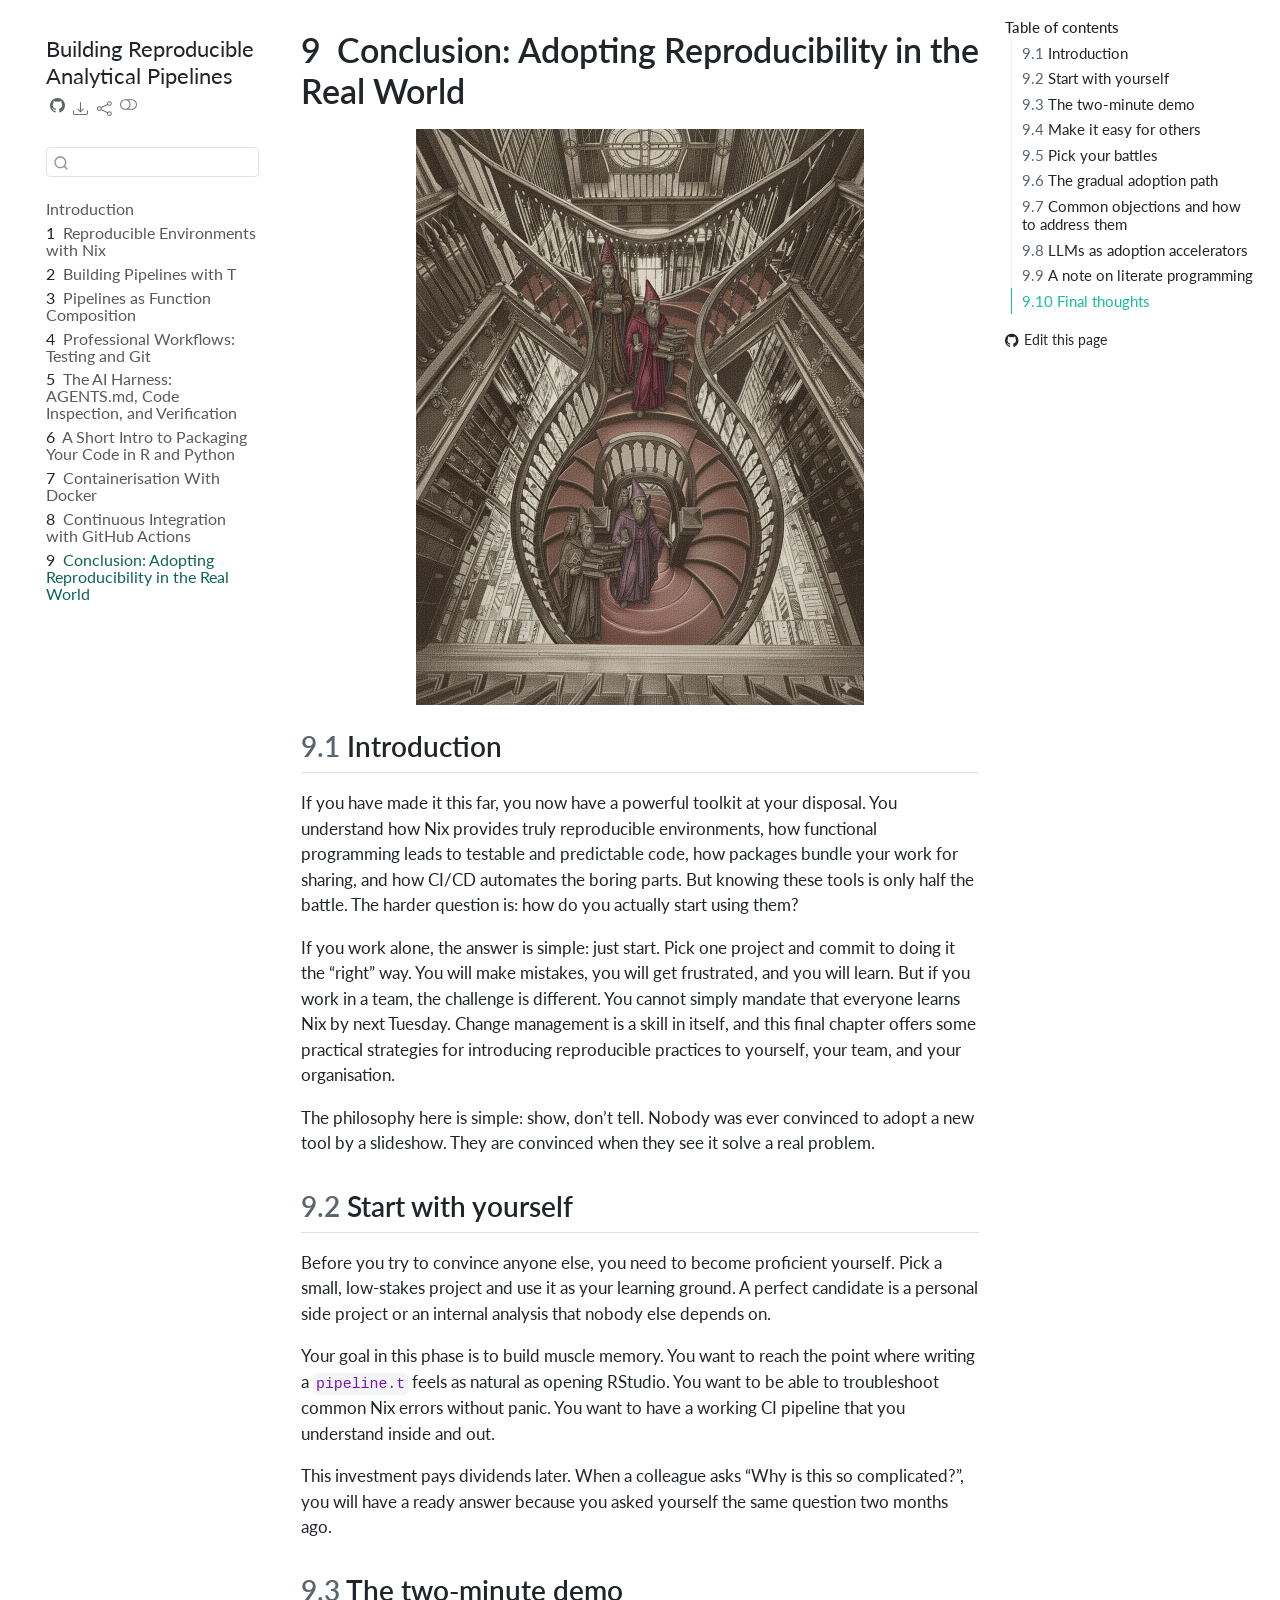
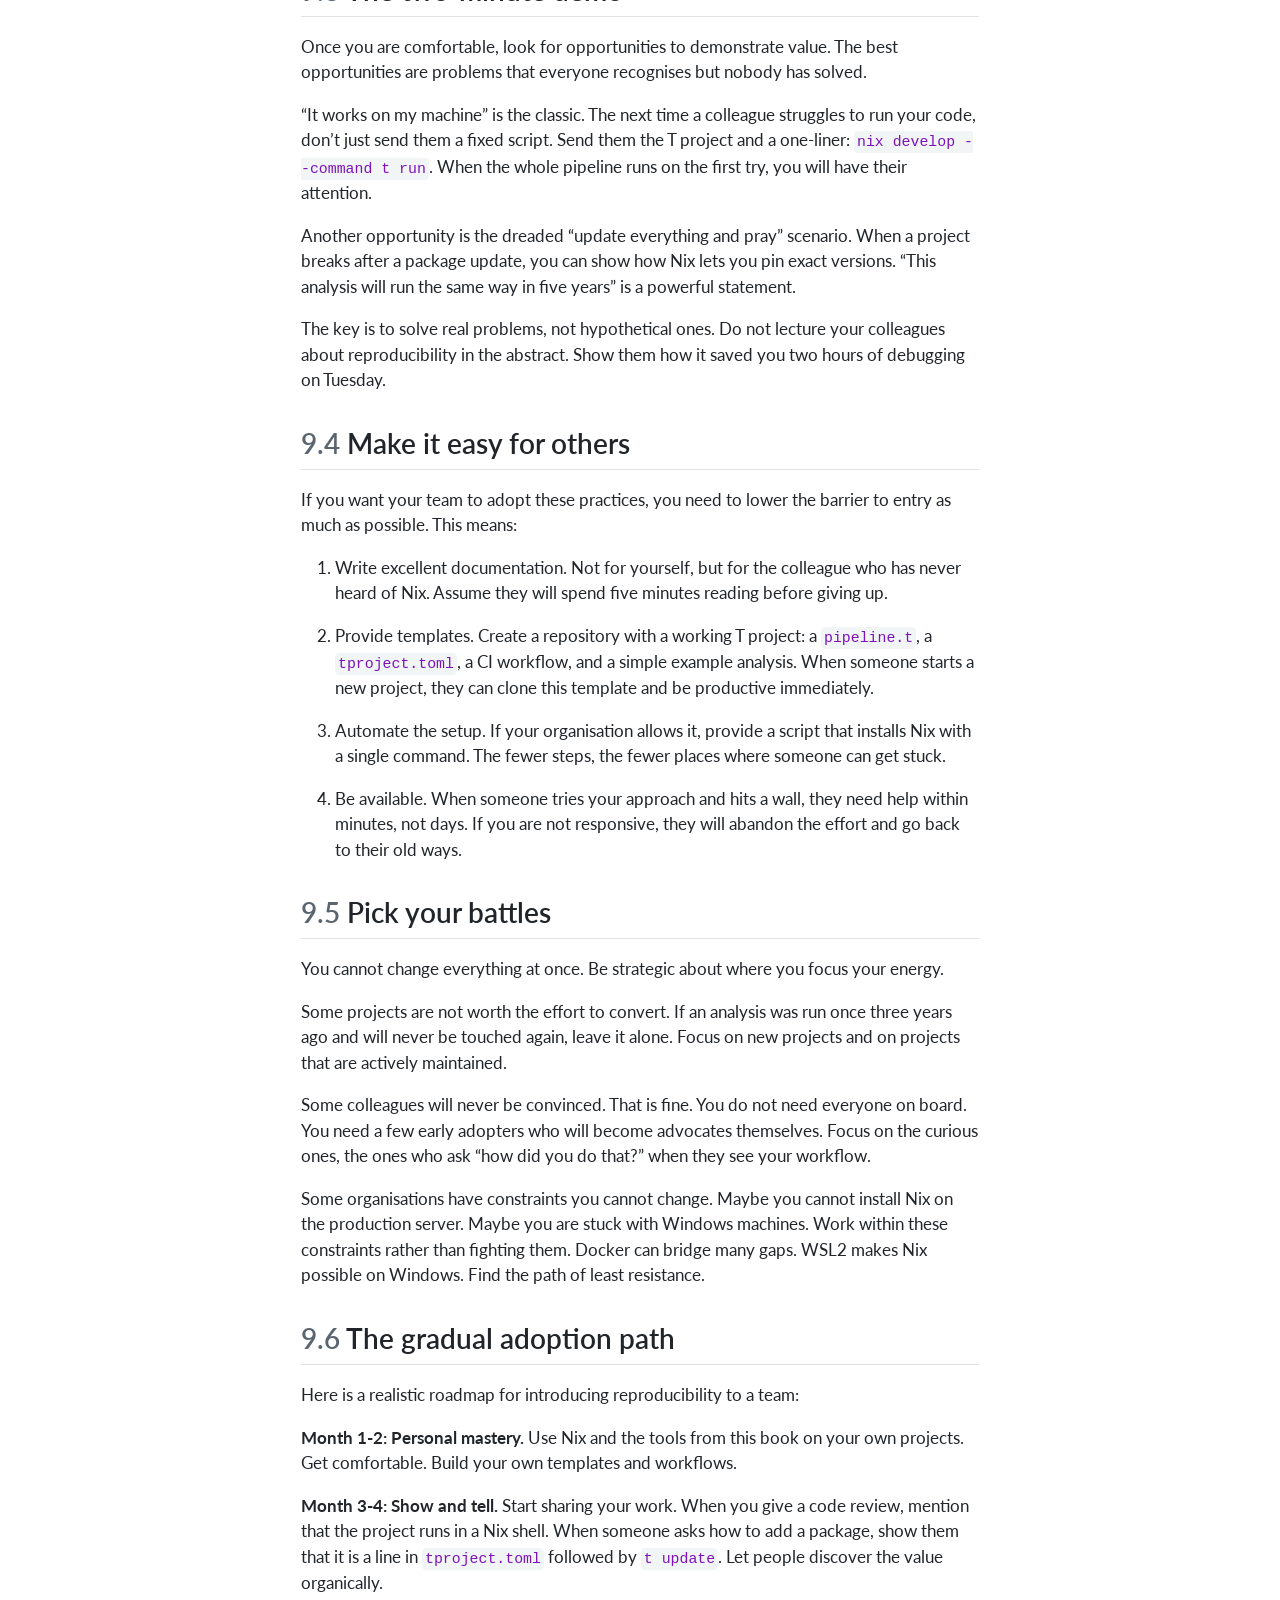
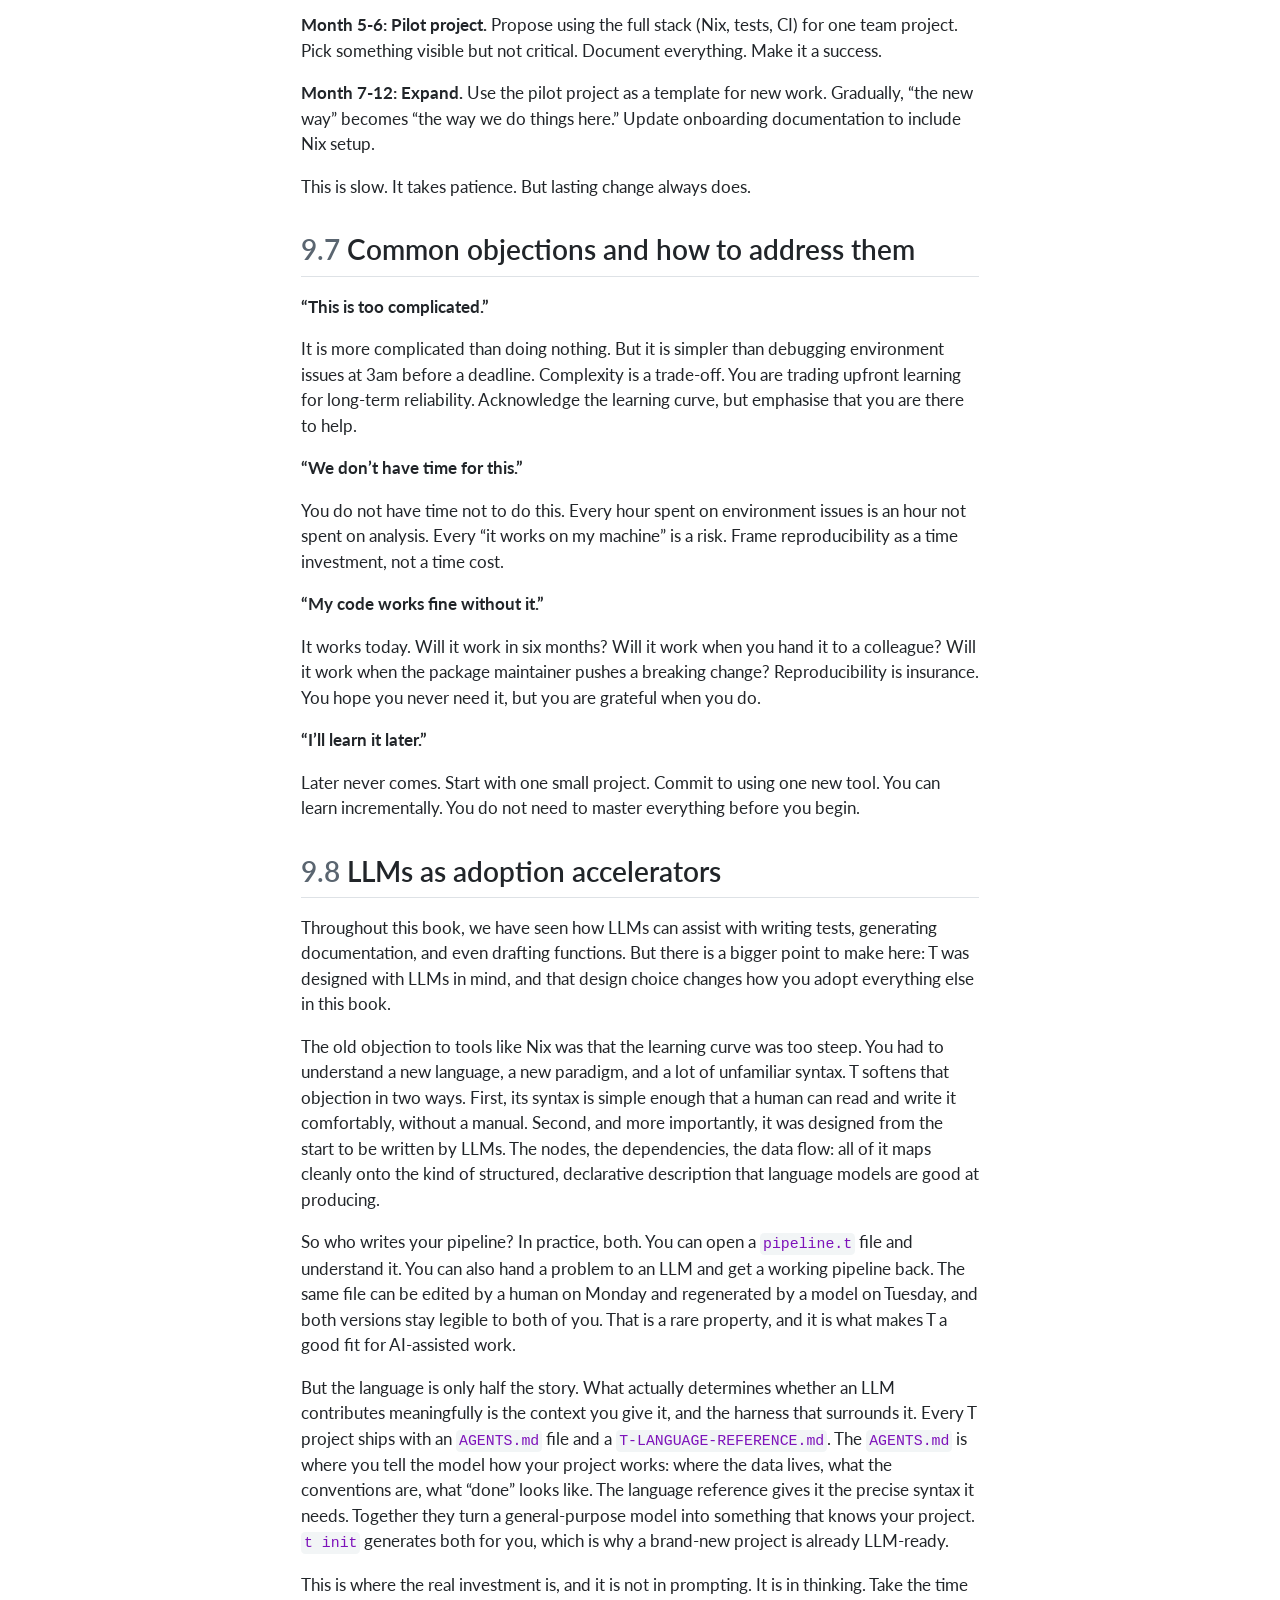
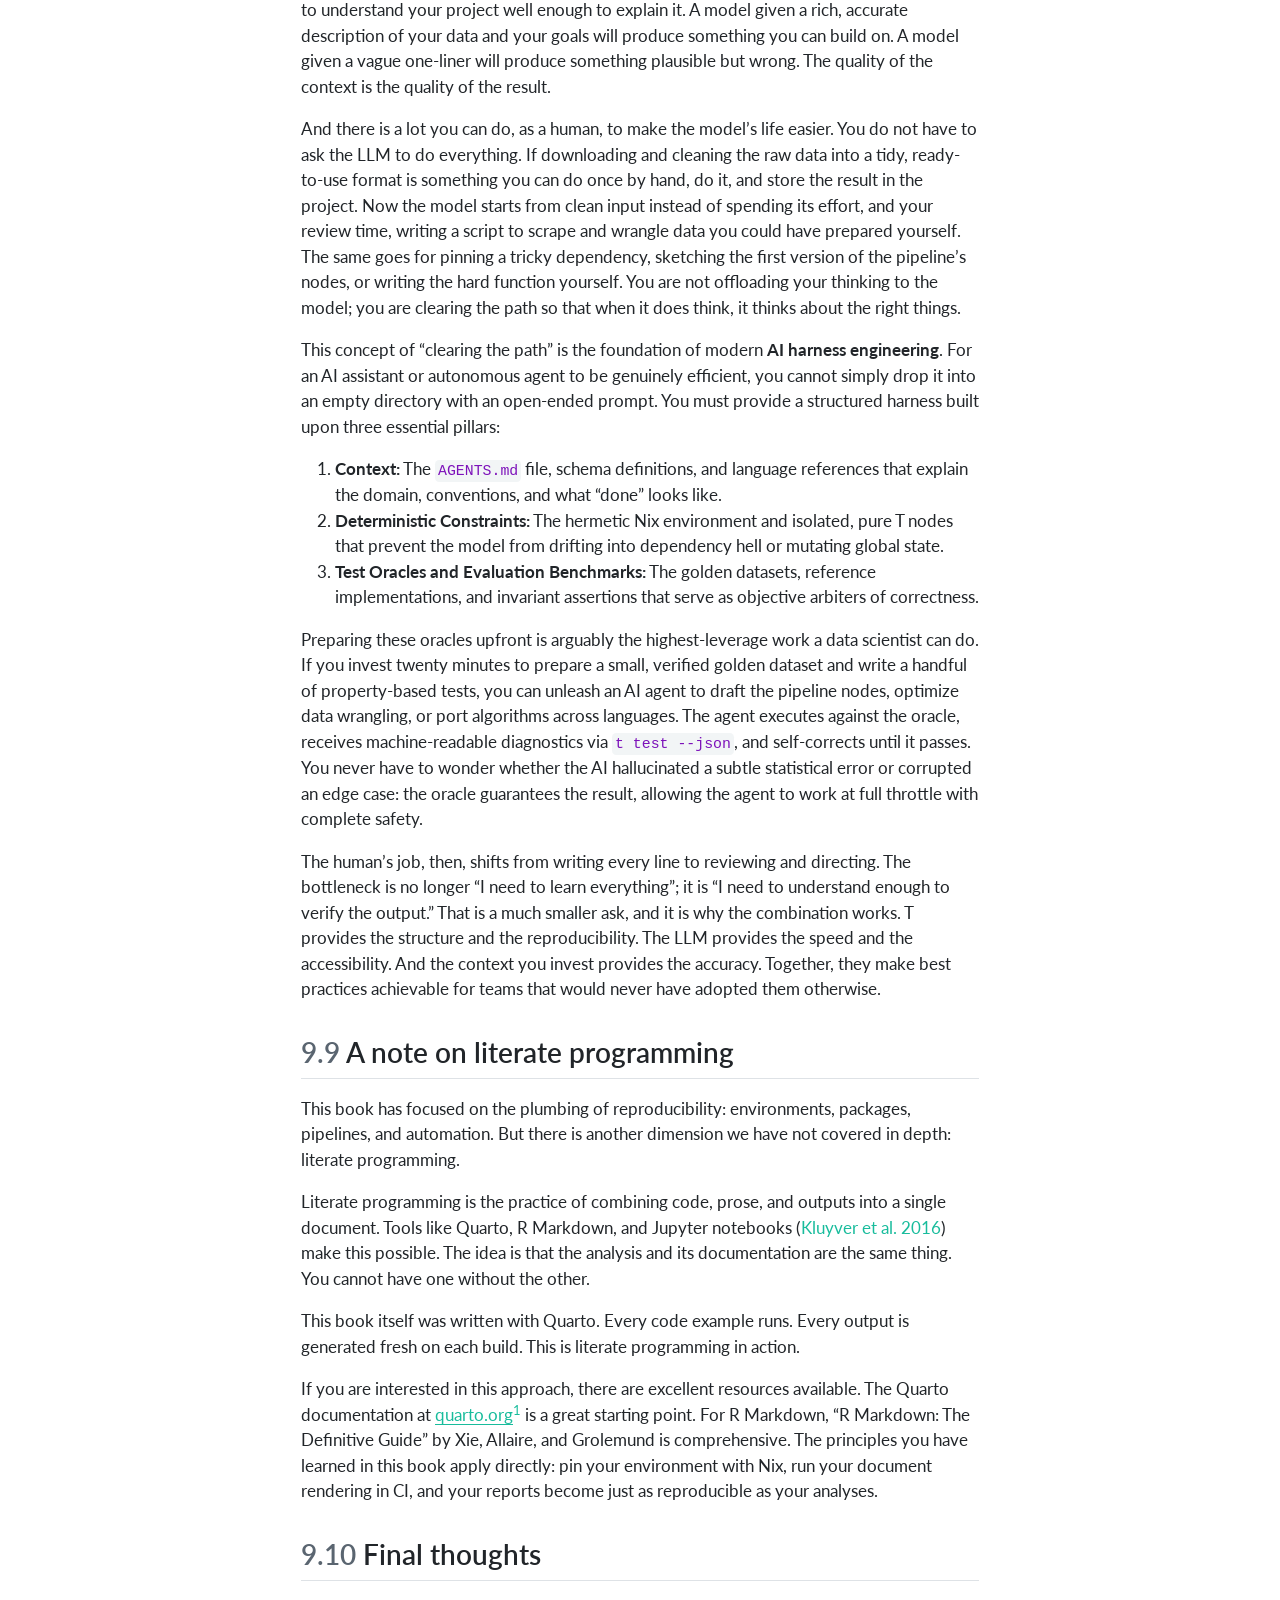
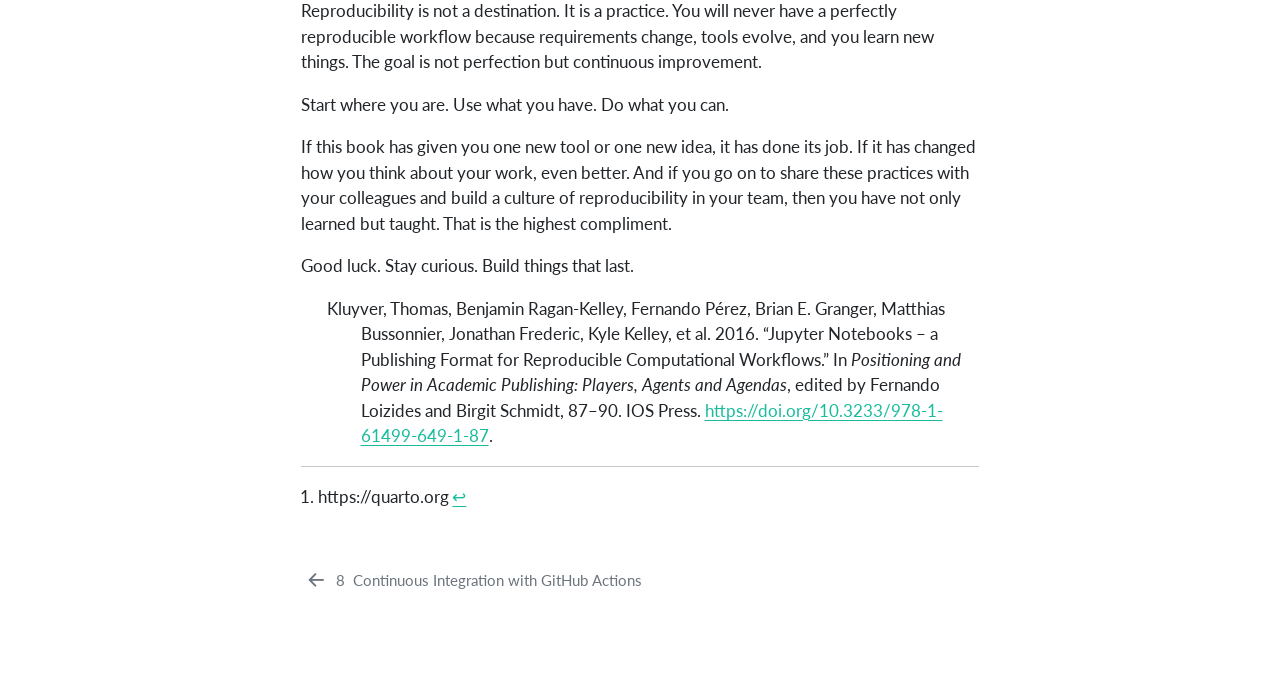
<file: 10-conclusion.html>
<!DOCTYPE html>
<html xmlns="http://www.w3.org/1999/xhtml" lang="en" xml:lang="en"><head>

<meta charset="utf-8">
<meta name="generator" content="quarto-1.10.18">

<meta name="viewport" content="width=device-width, initial-scale=1.0, user-scalable=yes">


<title>9&nbsp; Conclusion: Adopting Reproducibility in the Real World – Building Reproducible Analytical Pipelines</title>
<style>
/* Default styles provided by pandoc.
** See https://pandoc.org/MANUAL.html#variables-for-html for config info.
*/
span.smallcaps{font-variant: small-caps;}
div.columns{display: flex; gap: 1.5em;}
div.column{flex: auto;}
@media screen {
div.columns{gap: min(4vw, 1.5em);}
div.column{overflow-x: auto;}
}
div.hanging-indent{margin-left: 1.5em; text-indent: -1.5em;}
ul.task-list{list-style: none;}
ul.task-list li input[type="checkbox"] {
  width: 0.8em;
  margin: 0 0.8em 0.2em -1em; /* quarto-specific, see https://github.com/quarto-dev/quarto-cli/issues/4556 */ 
  vertical-align: middle;
}
/* CSS for citations */
div.csl-bib-body { }
div.csl-entry {
  clear: both;
  margin-bottom: 0em;
}
.hanging-indent div.csl-entry {
  margin-left:2em;
  text-indent:-2em;
}
div.csl-left-margin {
  min-width:2em;
  float:left;
}
div.csl-right-inline {
  margin-left:2em;
  padding-left:1em;
}
div.csl-indent {
  margin-left: 2em;
}</style>


<script src="site_libs/quarto-nav/quarto-nav.js"></script>
<script src="site_libs/quarto-nav/headroom.min.js"></script>
<script src="site_libs/clipboard/clipboard.min.js"></script>
<script src="site_libs/quarto-search/autocomplete.umd.js"></script>
<script src="site_libs/quarto-search/fuse.min.js"></script>
<script src="site_libs/quarto-search/quarto-search.js"></script>
<meta name="quarto:offset" content="./">
<link href="./09-github_actions.html" rel="prev">
<script src="site_libs/quarto-html/quarto.js" type="module"></script>
<script src="site_libs/quarto-html/tabsets/tabsets.js" type="module"></script>
<script src="site_libs/quarto-html/popper.min.js"></script>
<script src="site_libs/quarto-html/tippy.umd.min.js"></script>
<script src="site_libs/quarto-html/anchor.min.js"></script>
<link href="site_libs/quarto-html/tippy.css" rel="stylesheet">
<link href="site_libs/quarto-html/quarto-syntax-highlighting-64a204ab8560d761af7679ceaba22944.css" rel="stylesheet" class="quarto-color-scheme" id="quarto-text-highlighting-styles">
<link href="site_libs/quarto-html/quarto-syntax-highlighting-dark-b85bc7c33db8c58e0ec93c3465666fed.css" rel="stylesheet" class="quarto-color-scheme quarto-color-alternate" id="quarto-text-highlighting-styles">
<link href="site_libs/quarto-html/quarto-syntax-highlighting-64a204ab8560d761af7679ceaba22944.css" rel="stylesheet" class="quarto-color-scheme-extra" id="quarto-text-highlighting-styles">
<script src="site_libs/bootstrap/bootstrap.min.js"></script>
<link href="site_libs/bootstrap/bootstrap-icons.css" rel="stylesheet">
<link href="site_libs/bootstrap/bootstrap-608167b199151af4e382e1871814fa42.min.css" rel="stylesheet" append-hash="true" class="quarto-color-scheme" id="quarto-bootstrap" data-mode="light">
<link href="site_libs/bootstrap/bootstrap-dark-ef9c3bb3fbdfe938dd67f1c9eb50a934.min.css" rel="stylesheet" append-hash="true" class="quarto-color-scheme quarto-color-alternate" id="quarto-bootstrap" data-mode="dark">
<link href="site_libs/bootstrap/bootstrap-608167b199151af4e382e1871814fa42.min.css" rel="stylesheet" append-hash="true" class="quarto-color-scheme-extra" id="quarto-bootstrap" data-mode="light">
<script id="quarto-search-options" type="application/json">{
  "location": "sidebar",
  "copy-button": false,
  "collapse-after": 3,
  "panel-placement": "start",
  "type": "textbox",
  "limit": 50,
  "keyboard-shortcut": [
    "f",
    "/",
    "s"
  ],
  "show-item-context": false,
  "language": {
    "search-no-results-text": "No results",
    "search-matching-documents-text": "matching documents",
    "search-copy-link-title": "Copy link to search",
    "search-hide-matches-text": "Hide additional matches",
    "search-more-match-text": "more match in this document",
    "search-more-matches-text": "more matches in this document",
    "search-clear-button-title": "Clear",
    "search-text-placeholder": "",
    "search-detached-cancel-button-title": "Cancel",
    "search-submit-button-title": "Submit",
    "search-label": "Search"
  }
}</script>
<link rel="shortcut icon" href="img/favicon.ico">


<link rel="stylesheet" href="epub.css">
</head>

<body class="nav-sidebar floating quarto-light"><script id="quarto-html-before-body" type="application/javascript">
    const toggleBodyColorMode = (bsSheetEl) => {
      const mode = bsSheetEl.getAttribute("data-mode");
      const bodyEl = window.document.querySelector("body");
      if (mode === "dark") {
        bodyEl.classList.add("quarto-dark");
        bodyEl.classList.remove("quarto-light");
      } else {
        bodyEl.classList.add("quarto-light");
        bodyEl.classList.remove("quarto-dark");
      }
    }
    const toggleBodyColorPrimary = () => {
      const bsSheetEl = window.document.querySelector("link#quarto-bootstrap:not([rel=disabled-stylesheet])");
      if (bsSheetEl) {
        toggleBodyColorMode(bsSheetEl);
      }
    }
    const setColorSchemeToggle = (alternate) => {
      const toggles = window.document.querySelectorAll('.quarto-color-scheme-toggle');
      for (let i=0; i < toggles.length; i++) {
        const toggle = toggles[i];
        if (toggle) {
          if (alternate) {
            toggle.classList.add("alternate");
          } else {
            toggle.classList.remove("alternate");
          }
        }
      }
    };
    const toggleColorMode = (alternate) => {
      // Switch the stylesheets
      const primaryStylesheets = window.document.querySelectorAll('link.quarto-color-scheme:not(.quarto-color-alternate)');
      const alternateStylesheets = window.document.querySelectorAll('link.quarto-color-scheme.quarto-color-alternate');
      manageTransitions('#quarto-margin-sidebar .nav-link', false);
      if (alternate) {
        // note: dark is layered on light, we don't disable primary!
        enableStylesheet(alternateStylesheets);
        for (const sheetNode of alternateStylesheets) {
          if (sheetNode.id === "quarto-bootstrap") {
            toggleBodyColorMode(sheetNode);
          }
        }
      } else {
        disableStylesheet(alternateStylesheets);
        enableStylesheet(primaryStylesheets)
        toggleBodyColorPrimary();
      }
      manageTransitions('#quarto-margin-sidebar .nav-link', true);
      // Switch the toggles
      setColorSchemeToggle(alternate)
      // Hack to workaround the fact that safari doesn't
      // properly recolor the scrollbar when toggling (#1455)
      if (navigator.userAgent.indexOf('Safari') > 0 && navigator.userAgent.indexOf('Chrome') == -1) {
        manageTransitions("body", false);
        window.scrollTo(0, 1);
        setTimeout(() => {
          window.scrollTo(0, 0);
          manageTransitions("body", true);
        }, 40);
      }
    }
    const disableStylesheet = (stylesheets) => {
      for (let i=0; i < stylesheets.length; i++) {
        const stylesheet = stylesheets[i];
        stylesheet.rel = 'disabled-stylesheet';
      }
    }
    const enableStylesheet = (stylesheets) => {
      for (let i=0; i < stylesheets.length; i++) {
        const stylesheet = stylesheets[i];
        if(stylesheet.rel !== 'stylesheet') { // for Chrome, which will still FOUC without this check
          stylesheet.rel = 'stylesheet';
        }
      }
    }
    const manageTransitions = (selector, allowTransitions) => {
      const els = window.document.querySelectorAll(selector);
      for (let i=0; i < els.length; i++) {
        const el = els[i];
        if (allowTransitions) {
          el.classList.remove('notransition');
        } else {
          el.classList.add('notransition');
        }
      }
    }
    const isFileUrl = () => {
      return window.location.protocol === 'file:';
    }
    const hasAlternateSentinel = () => {
      let styleSentinel = getColorSchemeSentinel();
      if (styleSentinel !== null) {
        return styleSentinel === "alternate";
      } else {
        return false;
      }
    }
    const setStyleSentinel = (alternate) => {
      const value = alternate ? "alternate" : "default";
      if (!isFileUrl()) {
        window.localStorage.setItem("quarto-color-scheme", value);
      } else {
        localAlternateSentinel = value;
      }
    }
    const getColorSchemeSentinel = () => {
      if (!isFileUrl()) {
        const storageValue = window.localStorage.getItem("quarto-color-scheme");
        return storageValue != null ? storageValue : localAlternateSentinel;
      } else {
        return localAlternateSentinel;
      }
    }
    const toggleGiscusIfUsed = (isAlternate, darkModeDefault) => {
      const baseTheme = document.querySelector('#giscus-base-theme')?.value ?? 'light';
      const alternateTheme = document.querySelector('#giscus-alt-theme')?.value ?? 'dark';
      let newTheme = '';
      if(authorPrefersDark) {
        newTheme = isAlternate ? baseTheme : alternateTheme;
      } else {
        newTheme = isAlternate ? alternateTheme : baseTheme;
      }
      const changeGiscusTheme = () => {
        // From: https://github.com/giscus/giscus/issues/336
        const sendMessage = (message) => {
          const iframe = document.querySelector('iframe.giscus-frame');
          if (!iframe) return;
          iframe.contentWindow.postMessage({ giscus: message }, 'https://giscus.app');
        }
        sendMessage({
          setConfig: {
            theme: newTheme
          }
        });
      }
      const isGiscussLoaded = window.document.querySelector('iframe.giscus-frame') !== null;
      if (isGiscussLoaded) {
        changeGiscusTheme();
      }
    };
    const authorPrefersDark = false;
    const darkModeDefault = authorPrefersDark;
      document.querySelector('link#quarto-text-highlighting-styles.quarto-color-scheme-extra').rel = 'disabled-stylesheet';
      document.querySelector('link#quarto-bootstrap.quarto-color-scheme-extra').rel = 'disabled-stylesheet';
    let localAlternateSentinel = darkModeDefault ? 'alternate' : 'default';
    // Dark / light mode switch
    window.quartoToggleColorScheme = () => {
      // Read the current dark / light value
      let toAlternate = !hasAlternateSentinel();
      toggleColorMode(toAlternate);
      setStyleSentinel(toAlternate);
      toggleGiscusIfUsed(toAlternate, darkModeDefault);
      window.dispatchEvent(new Event('resize'));
    };
    // Switch to dark mode if need be
    if (hasAlternateSentinel()) {
      toggleColorMode(true);
    } else {
      toggleColorMode(false);
    }
  </script>

<div id="quarto-search-results"></div>
  <header id="quarto-header" class="headroom fixed-top">
  <nav class="quarto-secondary-nav">
    <div class="container-fluid d-flex">
      <button type="button" class="quarto-btn-toggle btn" data-bs-toggle="collapse" role="button" data-bs-target=".quarto-sidebar-collapse-item" aria-controls="quarto-sidebar" aria-expanded="false" aria-label="Toggle sidebar navigation" onclick="if (window.quartoToggleHeadroom) { window.quartoToggleHeadroom(); }">
        <i class="bi bi-layout-text-sidebar-reverse"></i>
      </button>
        <nav class="quarto-page-breadcrumbs" aria-label="breadcrumb"><ol class="breadcrumb"><li class="breadcrumb-item"><a href="./10-conclusion.html"><span class="chapter-number">9</span>&nbsp; <span class="chapter-title">Conclusion: Adopting Reproducibility in the Real World</span></a></li></ol></nav>
        <a class="flex-grow-1" role="navigation" data-bs-toggle="collapse" data-bs-target=".quarto-sidebar-collapse-item" aria-controls="quarto-sidebar" aria-expanded="false" aria-label="Toggle sidebar navigation" onclick="if (window.quartoToggleHeadroom) { window.quartoToggleHeadroom(); }">      
        </a>
      <button type="button" class="btn quarto-search-button" aria-label="Search" onclick="window.quartoOpenSearch();">
        <i class="bi bi-search"></i>
      </button>
    </div>
  </nav>
</header>
<!-- content -->
<div id="quarto-content" class="quarto-container page-columns page-rows-contents page-layout-article">
<!-- sidebar -->
  <nav id="quarto-sidebar" class="sidebar collapse collapse-horizontal quarto-sidebar-collapse-item sidebar-navigation floating overflow-auto">
    <div class="pt-lg-2 mt-2 text-left sidebar-header">
    <div class="sidebar-title mb-0 py-0">
      <a href="./">Building Reproducible Analytical Pipelines</a> 
        <div class="sidebar-tools-main tools-wide">
    <a href="https://github.com/b-rodrigues/rap4mads_2026" title="Source Code" class="quarto-navigation-tool px-1" aria-label="Source Code"><i class="bi bi-github"></i></a>
    <div class="dropdown">
      <a href="" title="Download" id="quarto-navigation-tool-dropdown-0" class="quarto-navigation-tool dropdown-toggle px-1" data-bs-toggle="dropdown" aria-expanded="false" role="link" aria-label="Download"><i class="bi bi-download"></i></a>
      <ul class="dropdown-menu" aria-labelledby="quarto-navigation-tool-dropdown-0">
          <li>
            <a class="dropdown-item sidebar-tools-main-item" href="./Building-Reproducible-Analytical-Pipelines.pdf">
              <i class="bi bi-file-pdf pe-1"></i>
            Download PDF
            </a>
          </li>
          <li>
            <a class="dropdown-item sidebar-tools-main-item" href="./Building-Reproducible-Analytical-Pipelines.epub">
              <i class="bi bi-journal pe-1"></i>
            Download ePub
            </a>
          </li>
      </ul>
    </div>
    <div class="dropdown">
      <a href="" title="Share" id="quarto-navigation-tool-dropdown-1" class="quarto-navigation-tool dropdown-toggle px-1" data-bs-toggle="dropdown" aria-expanded="false" role="link" aria-label="Share"><i class="bi bi-share"></i></a>
      <ul class="dropdown-menu" aria-labelledby="quarto-navigation-tool-dropdown-1">
          <li>
            <a class="dropdown-item sidebar-tools-main-item" href="https://twitter.com/intent/tweet?url=|url|">
              <i class="bi bi-twitter pe-1"></i>
            Twitter
            </a>
          </li>
          <li>
            <a class="dropdown-item sidebar-tools-main-item" href="https://www.facebook.com/sharer/sharer.php?u=|url|">
              <i class="bi bi-facebook pe-1"></i>
            Facebook
            </a>
          </li>
      </ul>
    </div>
  <a href="" class="quarto-color-scheme-toggle quarto-navigation-tool  px-1" onclick="window.quartoToggleColorScheme(); return false;" title="Toggle dark mode"><i class="bi"></i></a>
</div>
    </div>
      </div>
        <div class="mt-2 flex-shrink-0 align-items-center">
        <div class="sidebar-search">
        <div id="quarto-search" class="" title="Search"></div>
        </div>
        </div>
    <div class="sidebar-menu-container"> 
    <ul class="list-unstyled mt-1">
        <li class="sidebar-item">
  <div class="sidebar-item-container"> 
  <a href="./index.html" class="sidebar-item-text sidebar-link">
 <span class="menu-text">Introduction</span></a>
  </div>
</li>
        <li class="sidebar-item">
  <div class="sidebar-item-container"> 
  <a href="./02-intro-nix.html" class="sidebar-item-text sidebar-link">
 <span class="menu-text"><span class="chapter-number">1</span>&nbsp; <span class="chapter-title">Reproducible Environments with Nix</span></span></a>
  </div>
</li>
        <li class="sidebar-item">
  <div class="sidebar-item-container"> 
  <a href="./03-t-pipelines.html" class="sidebar-item-text sidebar-link">
 <span class="menu-text"><span class="chapter-number">2</span>&nbsp; <span class="chapter-title">Building Pipelines with T</span></span></a>
  </div>
</li>
        <li class="sidebar-item">
  <div class="sidebar-item-container"> 
  <a href="./04-functional-programming.html" class="sidebar-item-text sidebar-link">
 <span class="menu-text"><span class="chapter-number">3</span>&nbsp; <span class="chapter-title">Pipelines as Function Composition</span></span></a>
  </div>
</li>
        <li class="sidebar-item">
  <div class="sidebar-item-container"> 
  <a href="./05-testing-and-git.html" class="sidebar-item-text sidebar-link">
 <span class="menu-text"><span class="chapter-number">4</span>&nbsp; <span class="chapter-title">Professional Workflows: Testing and Git</span></span></a>
  </div>
</li>
        <li class="sidebar-item">
  <div class="sidebar-item-container"> 
  <a href="./06-ai-harness.html" class="sidebar-item-text sidebar-link">
 <span class="menu-text"><span class="chapter-number">5</span>&nbsp; <span class="chapter-title">The AI Harness: AGENTS.md, Code Inspection, and Verification</span></span></a>
  </div>
</li>
        <li class="sidebar-item">
  <div class="sidebar-item-container"> 
  <a href="./07-packages.html" class="sidebar-item-text sidebar-link">
 <span class="menu-text"><span class="chapter-number">6</span>&nbsp; <span class="chapter-title">A Short Intro to Packaging Your Code in R and Python</span></span></a>
  </div>
</li>
        <li class="sidebar-item">
  <div class="sidebar-item-container"> 
  <a href="./08-docker.html" class="sidebar-item-text sidebar-link">
 <span class="menu-text"><span class="chapter-number">7</span>&nbsp; <span class="chapter-title">Containerisation With Docker</span></span></a>
  </div>
</li>
        <li class="sidebar-item">
  <div class="sidebar-item-container"> 
  <a href="./09-github_actions.html" class="sidebar-item-text sidebar-link">
 <span class="menu-text"><span class="chapter-number">8</span>&nbsp; <span class="chapter-title">Continuous Integration with GitHub Actions</span></span></a>
  </div>
</li>
        <li class="sidebar-item">
  <div class="sidebar-item-container"> 
  <a href="./10-conclusion.html" class="sidebar-item-text sidebar-link active">
 <span class="menu-text"><span class="chapter-number">9</span>&nbsp; <span class="chapter-title">Conclusion: Adopting Reproducibility in the Real World</span></span></a>
  </div>
</li>
    </ul>
    </div>
</nav>
<div id="quarto-sidebar-glass" class="quarto-sidebar-collapse-item" data-bs-toggle="collapse" data-bs-target=".quarto-sidebar-collapse-item"></div>
<!-- margin-sidebar -->
    <div id="quarto-margin-sidebar" class="sidebar margin-sidebar">
        <nav id="TOC" role="doc-toc" class="toc-active">
    <h2 id="toc-title">Table of contents</h2>
   
  <ul>
  <li><a href="#introduction" id="toc-introduction" class="nav-link active" data-scroll-target="#introduction"><span class="header-section-number">9.1</span> Introduction</a></li>
  <li><a href="#start-with-yourself" id="toc-start-with-yourself" class="nav-link" data-scroll-target="#start-with-yourself"><span class="header-section-number">9.2</span> Start with yourself</a></li>
  <li><a href="#the-two-minute-demo" id="toc-the-two-minute-demo" class="nav-link" data-scroll-target="#the-two-minute-demo"><span class="header-section-number">9.3</span> The two-minute demo</a></li>
  <li><a href="#make-it-easy-for-others" id="toc-make-it-easy-for-others" class="nav-link" data-scroll-target="#make-it-easy-for-others"><span class="header-section-number">9.4</span> Make it easy for others</a></li>
  <li><a href="#pick-your-battles" id="toc-pick-your-battles" class="nav-link" data-scroll-target="#pick-your-battles"><span class="header-section-number">9.5</span> Pick your battles</a></li>
  <li><a href="#the-gradual-adoption-path" id="toc-the-gradual-adoption-path" class="nav-link" data-scroll-target="#the-gradual-adoption-path"><span class="header-section-number">9.6</span> The gradual adoption path</a></li>
  <li><a href="#common-objections-and-how-to-address-them" id="toc-common-objections-and-how-to-address-them" class="nav-link" data-scroll-target="#common-objections-and-how-to-address-them"><span class="header-section-number">9.7</span> Common objections and how to address them</a></li>
  <li><a href="#llms-as-adoption-accelerators" id="toc-llms-as-adoption-accelerators" class="nav-link" data-scroll-target="#llms-as-adoption-accelerators"><span class="header-section-number">9.8</span> LLMs as adoption accelerators</a></li>
  <li><a href="#a-note-on-literate-programming" id="toc-a-note-on-literate-programming" class="nav-link" data-scroll-target="#a-note-on-literate-programming"><span class="header-section-number">9.9</span> A note on literate programming</a></li>
  <li><a href="#final-thoughts" id="toc-final-thoughts" class="nav-link" data-scroll-target="#final-thoughts"><span class="header-section-number">9.10</span> Final thoughts</a></li>
  </ul>
<div class="toc-actions"><ul><li><a href="https://github.com/b-rodrigues/rap4mads_2026/edit/main/10-conclusion.qmd" class="toc-action"><i class="bi bi-github"></i>Edit this page</a></li></ul></div></nav>
    </div>
<!-- main -->
<main class="content" id="quarto-document-content">


<header id="title-block-header" class="quarto-title-block default">
<div class="quarto-title">
<h1 class="title"><span class="chapter-number">9</span>&nbsp; <span class="chapter-title">Conclusion: Adopting Reproducibility in the Real World</span></h1>
</div>



<div class="quarto-title-meta">

    
  
    
  </div>
  


</header>


<div style="text-align:center;">
<div class="cell">
<div class="cell-output-display">
<div>
<figure class="figure">
<p><img src="img/stairs.png" class="img-fluid figure-img" width="448"></p>
</figure>
</div>
</div>
</div>
</div>
<section id="introduction" class="level2" data-number="9.1">
<h2 data-number="9.1" class="anchored" data-anchor-id="introduction"><span class="header-section-number">9.1</span> Introduction</h2>
<p>If you have made it this far, you now have a powerful toolkit at your disposal. You understand how Nix provides truly reproducible environments, how functional programming leads to testable and predictable code, how packages bundle your work for sharing, and how CI/CD automates the boring parts. But knowing these tools is only half the battle. The harder question is: how do you actually start using them?</p>
<p>If you work alone, the answer is simple: just start. Pick one project and commit to doing it the “right” way. You will make mistakes, you will get frustrated, and you will learn. But if you work in a team, the challenge is different. You cannot simply mandate that everyone learns Nix by next Tuesday. Change management is a skill in itself, and this final chapter offers some practical strategies for introducing reproducible practices to yourself, your team, and your organisation.</p>
<p>The philosophy here is simple: show, don’t tell. Nobody was ever convinced to adopt a new tool by a slideshow. They are convinced when they see it solve a real problem.</p>
</section>
<section id="start-with-yourself" class="level2" data-number="9.2">
<h2 data-number="9.2" class="anchored" data-anchor-id="start-with-yourself"><span class="header-section-number">9.2</span> Start with yourself</h2>
<p>Before you try to convince anyone else, you need to become proficient yourself. Pick a small, low-stakes project and use it as your learning ground. A perfect candidate is a personal side project or an internal analysis that nobody else depends on.</p>
<p>Your goal in this phase is to build muscle memory. You want to reach the point where writing a <code>pipeline.t</code> feels as natural as opening RStudio. You want to be able to troubleshoot common Nix errors without panic. You want to have a working CI pipeline that you understand inside and out.</p>
<p>This investment pays dividends later. When a colleague asks “Why is this so complicated?”, you will have a ready answer because you asked yourself the same question two months ago.</p>
</section>
<section id="the-two-minute-demo" class="level2" data-number="9.3">
<h2 data-number="9.3" class="anchored" data-anchor-id="the-two-minute-demo"><span class="header-section-number">9.3</span> The two-minute demo</h2>
<p>Once you are comfortable, look for opportunities to demonstrate value. The best opportunities are problems that everyone recognises but nobody has solved.</p>
<p>“It works on my machine” is the classic. The next time a colleague struggles to run your code, don’t just send them a fixed script. Send them the T project and a one-liner: <code>nix develop --command t run</code>. When the whole pipeline runs on the first try, you will have their attention.</p>
<p>Another opportunity is the dreaded “update everything and pray” scenario. When a project breaks after a package update, you can show how Nix lets you pin exact versions. “This analysis will run the same way in five years” is a powerful statement.</p>
<p>The key is to solve real problems, not hypothetical ones. Do not lecture your colleagues about reproducibility in the abstract. Show them how it saved you two hours of debugging on Tuesday.</p>
</section>
<section id="make-it-easy-for-others" class="level2" data-number="9.4">
<h2 data-number="9.4" class="anchored" data-anchor-id="make-it-easy-for-others"><span class="header-section-number">9.4</span> Make it easy for others</h2>
<p>If you want your team to adopt these practices, you need to lower the barrier to entry as much as possible. This means:</p>
<ol type="1">
<li><p>Write excellent documentation. Not for yourself, but for the colleague who has never heard of Nix. Assume they will spend five minutes reading before giving up.</p></li>
<li><p>Provide templates. Create a repository with a working T project: a <code>pipeline.t</code>, a <code>tproject.toml</code>, a CI workflow, and a simple example analysis. When someone starts a new project, they can clone this template and be productive immediately.</p></li>
<li><p>Automate the setup. If your organisation allows it, provide a script that installs Nix with a single command. The fewer steps, the fewer places where someone can get stuck.</p></li>
<li><p>Be available. When someone tries your approach and hits a wall, they need help within minutes, not days. If you are not responsive, they will abandon the effort and go back to their old ways.</p></li>
</ol>
</section>
<section id="pick-your-battles" class="level2" data-number="9.5">
<h2 data-number="9.5" class="anchored" data-anchor-id="pick-your-battles"><span class="header-section-number">9.5</span> Pick your battles</h2>
<p>You cannot change everything at once. Be strategic about where you focus your energy.</p>
<p>Some projects are not worth the effort to convert. If an analysis was run once three years ago and will never be touched again, leave it alone. Focus on new projects and on projects that are actively maintained.</p>
<p>Some colleagues will never be convinced. That is fine. You do not need everyone on board. You need a few early adopters who will become advocates themselves. Focus on the curious ones, the ones who ask “how did you do that?” when they see your workflow.</p>
<p>Some organisations have constraints you cannot change. Maybe you cannot install Nix on the production server. Maybe you are stuck with Windows machines. Work within these constraints rather than fighting them. Docker can bridge many gaps. WSL2 makes Nix possible on Windows. Find the path of least resistance.</p>
</section>
<section id="the-gradual-adoption-path" class="level2" data-number="9.6">
<h2 data-number="9.6" class="anchored" data-anchor-id="the-gradual-adoption-path"><span class="header-section-number">9.6</span> The gradual adoption path</h2>
<p>Here is a realistic roadmap for introducing reproducibility to a team:</p>
<p><strong>Month 1-2: Personal mastery.</strong> Use Nix and the tools from this book on your own projects. Get comfortable. Build your own templates and workflows.</p>
<p><strong>Month 3-4: Show and tell.</strong> Start sharing your work. When you give a code review, mention that the project runs in a Nix shell. When someone asks how to add a package, show them that it is a line in <code>tproject.toml</code> followed by <code>t update</code>. Let people discover the value organically.</p>
<p><strong>Month 5-6: Pilot project.</strong> Propose using the full stack (Nix, tests, CI) for one team project. Pick something visible but not critical. Document everything. Make it a success.</p>
<p><strong>Month 7-12: Expand.</strong> Use the pilot project as a template for new work. Gradually, “the new way” becomes “the way we do things here.” Update onboarding documentation to include Nix setup.</p>
<p>This is slow. It takes patience. But lasting change always does.</p>
</section>
<section id="common-objections-and-how-to-address-them" class="level2" data-number="9.7">
<h2 data-number="9.7" class="anchored" data-anchor-id="common-objections-and-how-to-address-them"><span class="header-section-number">9.7</span> Common objections and how to address them</h2>
<p><strong>“This is too complicated.”</strong></p>
<p>It is more complicated than doing nothing. But it is simpler than debugging environment issues at 3am before a deadline. Complexity is a trade-off. You are trading upfront learning for long-term reliability. Acknowledge the learning curve, but emphasise that you are there to help.</p>
<p><strong>“We don’t have time for this.”</strong></p>
<p>You do not have time not to do this. Every hour spent on environment issues is an hour not spent on analysis. Every “it works on my machine” is a risk. Frame reproducibility as a time investment, not a time cost.</p>
<p><strong>“My code works fine without it.”</strong></p>
<p>It works today. Will it work in six months? Will it work when you hand it to a colleague? Will it work when the package maintainer pushes a breaking change? Reproducibility is insurance. You hope you never need it, but you are grateful when you do.</p>
<p><strong>“I’ll learn it later.”</strong></p>
<p>Later never comes. Start with one small project. Commit to using one new tool. You can learn incrementally. You do not need to master everything before you begin.</p>
</section>
<section id="llms-as-adoption-accelerators" class="level2" data-number="9.8">
<h2 data-number="9.8" class="anchored" data-anchor-id="llms-as-adoption-accelerators"><span class="header-section-number">9.8</span> LLMs as adoption accelerators</h2>
<p>Throughout this book, we have seen how LLMs can assist with writing tests, generating documentation, and even drafting functions. But there is a bigger point to make here: T was designed with LLMs in mind, and that design choice changes how you adopt everything else in this book.</p>
<p>The old objection to tools like Nix was that the learning curve was too steep. You had to understand a new language, a new paradigm, and a lot of unfamiliar syntax. T softens that objection in two ways. First, its syntax is simple enough that a human can read and write it comfortably, without a manual. Second, and more importantly, it was designed from the start to be written by LLMs. The nodes, the dependencies, the data flow: all of it maps cleanly onto the kind of structured, declarative description that language models are good at producing.</p>
<p>So who writes your pipeline? In practice, both. You can open a <code>pipeline.t</code> file and understand it. You can also hand a problem to an LLM and get a working pipeline back. The same file can be edited by a human on Monday and regenerated by a model on Tuesday, and both versions stay legible to both of you. That is a rare property, and it is what makes T a good fit for AI-assisted work.</p>
<p>But the language is only half the story. What actually determines whether an LLM contributes meaningfully is the context you give it, and the harness that surrounds it. Every T project ships with an <code>AGENTS.md</code> file and a <code>T-LANGUAGE-REFERENCE.md</code>. The <code>AGENTS.md</code> is where you tell the model how your project works: where the data lives, what the conventions are, what “done” looks like. The language reference gives it the precise syntax it needs. Together they turn a general-purpose model into something that knows your project. <code>t init</code> generates both for you, which is why a brand-new project is already LLM-ready.</p>
<p>This is where the real investment is, and it is not in prompting. It is in thinking. Take the time to understand your project well enough to explain it. A model given a rich, accurate description of your data and your goals will produce something you can build on. A model given a vague one-liner will produce something plausible but wrong. The quality of the context is the quality of the result.</p>
<p>And there is a lot you can do, as a human, to make the model’s life easier. You do not have to ask the LLM to do everything. If downloading and cleaning the raw data into a tidy, ready-to-use format is something you can do once by hand, do it, and store the result in the project. Now the model starts from clean input instead of spending its effort, and your review time, writing a script to scrape and wrangle data you could have prepared yourself. The same goes for pinning a tricky dependency, sketching the first version of the pipeline’s nodes, or writing the hard function yourself. You are not offloading your thinking to the model; you are clearing the path so that when it does think, it thinks about the right things.</p>
<p>This concept of “clearing the path” is the foundation of modern <strong>AI harness engineering</strong>. For an AI assistant or autonomous agent to be genuinely efficient, you cannot simply drop it into an empty directory with an open-ended prompt. You must provide a structured harness built upon three essential pillars:</p>
<ol type="1">
<li><strong>Context:</strong> The <code>AGENTS.md</code> file, schema definitions, and language references that explain the domain, conventions, and what “done” looks like.</li>
<li><strong>Deterministic Constraints:</strong> The hermetic Nix environment and isolated, pure T nodes that prevent the model from drifting into dependency hell or mutating global state.</li>
<li><strong>Test Oracles and Evaluation Benchmarks:</strong> The golden datasets, reference implementations, and invariant assertions that serve as objective arbiters of correctness.</li>
</ol>
<p>Preparing these oracles upfront is arguably the highest-leverage work a data scientist can do. If you invest twenty minutes to prepare a small, verified golden dataset and write a handful of property-based tests, you can unleash an AI agent to draft the pipeline nodes, optimize data wrangling, or port algorithms across languages. The agent executes against the oracle, receives machine-readable diagnostics via <code>t test --json</code>, and self-corrects until it passes. You never have to wonder whether the AI hallucinated a subtle statistical error or corrupted an edge case: the oracle guarantees the result, allowing the agent to work at full throttle with complete safety.</p>
<p>The human’s job, then, shifts from writing every line to reviewing and directing. The bottleneck is no longer “I need to learn everything”; it is “I need to understand enough to verify the output.” That is a much smaller ask, and it is why the combination works. T provides the structure and the reproducibility. The LLM provides the speed and the accessibility. And the context you invest provides the accuracy. Together, they make best practices achievable for teams that would never have adopted them otherwise.</p>
</section>
<section id="a-note-on-literate-programming" class="level2" data-number="9.9">
<h2 data-number="9.9" class="anchored" data-anchor-id="a-note-on-literate-programming"><span class="header-section-number">9.9</span> A note on literate programming</h2>
<p>This book has focused on the plumbing of reproducibility: environments, packages, pipelines, and automation. But there is another dimension we have not covered in depth: literate programming.</p>
<p>Literate programming is the practice of combining code, prose, and outputs into a single document. Tools like Quarto, R Markdown, and Jupyter notebooks <span class="citation" data-cites="kluyver2016">(<a href="#ref-kluyver2016" role="doc-biblioref">Kluyver et al. 2016</a>)</span> make this possible. The idea is that the analysis and its documentation are the same thing. You cannot have one without the other.</p>
<p>This book itself was written with Quarto. Every code example runs. Every output is generated fresh on each build. This is literate programming in action.</p>
<p>If you are interested in this approach, there are excellent resources available. The Quarto documentation at <a href="https://quarto.org">quarto.org</a><a href="#fn1" class="footnote-ref" id="fnref1" role="doc-noteref"><sup>1</sup></a> is a great starting point. For R Markdown, “R Markdown: The Definitive Guide” by Xie, Allaire, and Grolemund is comprehensive. The principles you have learned in this book apply directly: pin your environment with Nix, run your document rendering in CI, and your reports become just as reproducible as your analyses.</p>
</section>
<section id="final-thoughts" class="level2" data-number="9.10">
<h2 data-number="9.10" class="anchored" data-anchor-id="final-thoughts"><span class="header-section-number">9.10</span> Final thoughts</h2>
<p>Reproducibility is not a destination. It is a practice. You will never have a perfectly reproducible workflow because requirements change, tools evolve, and you learn new things. The goal is not perfection but continuous improvement.</p>
<p>Start where you are. Use what you have. Do what you can.</p>
<p>If this book has given you one new tool or one new idea, it has done its job. If it has changed how you think about your work, even better. And if you go on to share these practices with your colleagues and build a culture of reproducibility in your team, then you have not only learned but taught. That is the highest compliment.</p>
<p>Good luck. Stay curious. Build things that last.</p>


<div id="refs" class="references csl-bib-body hanging-indent" data-entry-spacing="0" role="list">
<div id="ref-kluyver2016" class="csl-entry" role="listitem">
Kluyver, Thomas, Benjamin Ragan-Kelley, Fernando Pérez, Brian E. Granger, Matthias Bussonnier, Jonathan Frederic, Kyle Kelley, et al. 2016. <span>“Jupyter Notebooks – a Publishing Format for Reproducible Computational Workflows.”</span> In <em>Positioning and Power in Academic Publishing: Players, Agents and Agendas</em>, edited by Fernando Loizides and Birgit Schmidt, 87–90. IOS Press. <a href="https://doi.org/10.3233/978-1-61499-649-1-87">https://doi.org/10.3233/978-1-61499-649-1-87</a>.
</div>
</div>
</section>
<section id="footnotes" class="footnotes footnotes-end-of-document" role="doc-endnotes">
<hr>
<ol>
<li id="fn1"><p>https://quarto.org<a href="#fnref1" class="footnote-back" role="doc-backlink">↩︎</a></p></li>
</ol>
</section>

</main> <!-- /main -->
<script id="quarto-html-after-body" type="application/javascript">
  window.document.addEventListener("DOMContentLoaded", function (event) {
    // Ensure there is a toggle, if there isn't float one in the top right
    if (window.document.querySelector('.quarto-color-scheme-toggle') === null) {
      const a = window.document.createElement('a');
      a.classList.add('top-right');
      a.classList.add('quarto-color-scheme-toggle');
      a.href = "";
      a.onclick = function() { try { window.quartoToggleColorScheme(); } catch {} return false; };
      const i = window.document.createElement("i");
      i.classList.add('bi');
      a.appendChild(i);
      window.document.body.appendChild(a);
    }
    setColorSchemeToggle(hasAlternateSentinel())
    const icon = "";
    const anchorJS = new window.AnchorJS();
    anchorJS.options = {
      placement: 'right',
      icon: icon
    };
    anchorJS.add('.anchored');
    const isCodeAnnotation = (el) => {
      for (const clz of el.classList) {
        if (clz.startsWith('code-annotation-')) {                     
          return true;
        }
      }
      return false;
    }
    const onCopySuccess = function(e) {
      // button target
      const button = e.trigger;
      // don't keep focus
      button.blur();
      // flash "checked"
      button.classList.add('code-copy-button-checked');
      var currentTitle = button.getAttribute("title");
      button.setAttribute("title", "Copied!");
      let tooltip;
      if (window.bootstrap) {
        button.setAttribute("data-bs-toggle", "tooltip");
        button.setAttribute("data-bs-placement", "left");
        button.setAttribute("data-bs-title", "Copied!");
        tooltip = new bootstrap.Tooltip(button, 
          { trigger: "manual", 
            customClass: "code-copy-button-tooltip",
            offset: [0, -8]});
        tooltip.show();    
      }
      setTimeout(function() {
        if (tooltip) {
          tooltip.hide();
          button.removeAttribute("data-bs-title");
          button.removeAttribute("data-bs-toggle");
          button.removeAttribute("data-bs-placement");
        }
        button.setAttribute("title", currentTitle);
        button.classList.remove('code-copy-button-checked');
      }, 1000);
      // clear code selection
      e.clearSelection();
    }
    const getTextToCopy = function(trigger) {
      const outerScaffold = trigger.parentElement.cloneNode(true);
      const codeEl = outerScaffold.querySelector('code');
      for (const childEl of codeEl.children) {
        if (isCodeAnnotation(childEl)) {
          childEl.remove();
        }
      }
      return codeEl.innerText;
    }
    const clipboard = new window.ClipboardJS('.code-copy-button:not([data-in-quarto-modal])', {
      text: getTextToCopy
    });
    clipboard.on('success', onCopySuccess);
    if (window.document.getElementById('quarto-embedded-source-code-modal')) {
      const clipboardModal = new window.ClipboardJS('.code-copy-button[data-in-quarto-modal]', {
        text: getTextToCopy,
        container: window.document.getElementById('quarto-embedded-source-code-modal')
      });
      clipboardModal.on('success', onCopySuccess);
    }
      var localhostRegex = new RegExp(/^(?:http|https):\/\/localhost\:?[0-9]*\//);
      var mailtoRegex = new RegExp(/^mailto:/);
        var filterRegex = new RegExp('/' + window.location.host + '/');
      var isInternal = (href) => {
          return filterRegex.test(href) || localhostRegex.test(href) || mailtoRegex.test(href);
      }
      // Inspect non-navigation links and adorn them if external
     var links = window.document.querySelectorAll('a[href]:not(.nav-link):not(.navbar-brand):not(.toc-action):not(.sidebar-link):not(.sidebar-item-toggle):not(.pagination-link):not(.no-external):not([aria-hidden]):not(.dropdown-item):not(.quarto-navigation-tool):not(.about-link)');
      for (var i=0; i<links.length; i++) {
        const link = links[i];
        if (!isInternal(link.href)) {
          // undo the damage that might have been done by quarto-nav.js in the case of
          // links that we want to consider external
          if (link.dataset.originalHref !== undefined) {
            link.href = link.dataset.originalHref;
          }
        }
      }
    function tippyHover(el, contentFn, onTriggerFn, onUntriggerFn) {
      const config = {
        allowHTML: true,
        maxWidth: 500,
        delay: 100,
        arrow: false,
        appendTo: function(el) {
            return el.parentElement;
        },
        interactive: true,
        interactiveBorder: 10,
        theme: 'quarto',
        placement: 'bottom-start',
      };
      if (contentFn) {
        config.content = contentFn;
      }
      if (onTriggerFn) {
        config.onTrigger = onTriggerFn;
      }
      if (onUntriggerFn) {
        config.onUntrigger = onUntriggerFn;
      }
      window.tippy(el, config); 
    }
    const noterefs = window.document.querySelectorAll('a[role="doc-noteref"]');
    for (var i=0; i<noterefs.length; i++) {
      const ref = noterefs[i];
      tippyHover(ref, function() {
        // use id or data attribute instead here
        let href = ref.getAttribute('data-footnote-href') || ref.getAttribute('href');
        try { href = new URL(href).hash; } catch {}
        const id = href.replace(/^#\/?/, "");
        const note = window.document.getElementById(id);
        if (note) {
          return note.innerHTML;
        } else {
          return "";
        }
      });
    }
    const xrefs = window.document.querySelectorAll('a.quarto-xref');
    const processXRef = (id, note) => {
      // Strip column container classes
      const stripColumnClz = (el) => {
        el.classList.remove("page-full", "page-columns");
        if (el.children) {
          for (const child of el.children) {
            stripColumnClz(child);
          }
        }
      }
      stripColumnClz(note)
      if (id === null || id.startsWith('sec-')) {
        // Special case sections, only their first couple elements
        const container = document.createElement("div");
        if (note.children && note.children.length > 2) {
          container.appendChild(note.children[0].cloneNode(true));
          for (let i = 1; i < note.children.length; i++) {
            const child = note.children[i];
            if (child.tagName === "P" && child.innerText === "") {
              continue;
            } else {
              container.appendChild(child.cloneNode(true));
              break;
            }
          }
          if (window.Quarto?.typesetMath) {
            window.Quarto.typesetMath(container);
          }
          return container.innerHTML
        } else {
          if (window.Quarto?.typesetMath) {
            window.Quarto.typesetMath(note);
          }
          return note.innerHTML;
        }
      } else {
        // Remove any anchor links if they are present
        const anchorLink = note.querySelector('a.anchorjs-link');
        if (anchorLink) {
          anchorLink.remove();
        }
        if (window.Quarto?.typesetMath) {
          window.Quarto.typesetMath(note);
        }
        if (note.classList.contains("callout")) {
          return note.outerHTML;
        } else {
          return note.innerHTML;
        }
      }
    }
    for (var i=0; i<xrefs.length; i++) {
      const xref = xrefs[i];
      tippyHover(xref, undefined, function(instance) {
        instance.disable();
        let url = xref.getAttribute('href');
        let hash = undefined; 
        if (url.startsWith('#')) {
          hash = url;
        } else {
          try { hash = new URL(url).hash; } catch {}
        }
        if (hash) {
          const id = hash.replace(/^#\/?/, "");
          const note = window.document.getElementById(id);
          if (note !== null) {
            try {
              const html = processXRef(id, note.cloneNode(true));
              instance.setContent(html);
            } finally {
              instance.enable();
              instance.show();
            }
          } else {
            // See if we can fetch this
            fetch(url.split('#')[0])
            .then(res => res.text())
            .then(html => {
              const parser = new DOMParser();
              const htmlDoc = parser.parseFromString(html, "text/html");
              const note = htmlDoc.getElementById(id);
              if (note !== null) {
                const html = processXRef(id, note);
                instance.setContent(html);
              } 
            }).finally(() => {
              instance.enable();
              instance.show();
            });
          }
        } else {
          // See if we can fetch a full url (with no hash to target)
          // This is a special case and we should probably do some content thinning / targeting
          fetch(url)
          .then(res => res.text())
          .then(html => {
            const parser = new DOMParser();
            const htmlDoc = parser.parseFromString(html, "text/html");
            const note = htmlDoc.querySelector('main.content');
            if (note !== null) {
              // This should only happen for chapter cross references
              // (since there is no id in the URL)
              // remove the first header
              if (note.children.length > 0 && note.children[0].tagName === "HEADER") {
                note.children[0].remove();
              }
              const html = processXRef(null, note);
              instance.setContent(html);
            } 
          }).finally(() => {
            instance.enable();
            instance.show();
          });
        }
      }, function(instance) {
      });
    }
        let selectedAnnoteEl;
        const selectorForAnnotation = ( cell, annotation) => {
          let cellAttr = 'data-code-cell="' + cell + '"';
          let lineAttr = 'data-code-annotation="' +  annotation + '"';
          const selector = 'span[' + cellAttr + '][' + lineAttr + ']';
          return selector;
        }
        const selectCodeLines = (annoteEl) => {
          const doc = window.document;
          const targetCell = annoteEl.getAttribute("data-target-cell");
          const targetAnnotation = annoteEl.getAttribute("data-target-annotation");
          const annoteSpan = window.document.querySelector(selectorForAnnotation(targetCell, targetAnnotation));
          const lines = annoteSpan.getAttribute("data-code-lines").split(",");
          const lineIds = lines.map((line) => {
            return targetCell + "-" + line;
          })
          let top = null;
          let height = null;
          let parent = null;
          if (lineIds.length > 0) {
              //compute the position of the single el (top and bottom and make a div)
              const el = window.document.getElementById(lineIds[0]);
              top = el.offsetTop;
              height = el.offsetHeight;
              parent = el.parentElement.parentElement;
            if (lineIds.length > 1) {
              const lastEl = window.document.getElementById(lineIds[lineIds.length - 1]);
              const bottom = lastEl.offsetTop + lastEl.offsetHeight;
              height = bottom - top;
            }
            if (top !== null && height !== null && parent !== null) {
              // cook up a div (if necessary) and position it 
              let div = window.document.getElementById("code-annotation-line-highlight");
              if (div === null) {
                div = window.document.createElement("div");
                div.setAttribute("id", "code-annotation-line-highlight");
                div.style.position = 'absolute';
                parent.appendChild(div);
              }
              div.style.top = top - 2 + "px";
              div.style.height = height + 4 + "px";
              div.style.left = 0;
              let gutterDiv = window.document.getElementById("code-annotation-line-highlight-gutter");
              if (gutterDiv === null) {
                gutterDiv = window.document.createElement("div");
                gutterDiv.setAttribute("id", "code-annotation-line-highlight-gutter");
                gutterDiv.style.position = 'absolute';
                const codeCell = window.document.getElementById(targetCell);
                const gutter = codeCell.querySelector('.code-annotation-gutter');
                gutter.appendChild(gutterDiv);
              }
              gutterDiv.style.top = top - 2 + "px";
              gutterDiv.style.height = height + 4 + "px";
            }
            selectedAnnoteEl = annoteEl;
          }
        };
        const unselectCodeLines = () => {
          const elementsIds = ["code-annotation-line-highlight", "code-annotation-line-highlight-gutter"];
          elementsIds.forEach((elId) => {
            const div = window.document.getElementById(elId);
            if (div) {
              div.remove();
            }
          });
          selectedAnnoteEl = undefined;
        };
          // Handle positioning of the toggle
      window.addEventListener(
        "resize",
        throttle(() => {
          elRect = undefined;
          if (selectedAnnoteEl) {
            selectCodeLines(selectedAnnoteEl);
          }
        }, 10)
      );
      function throttle(fn, ms) {
      let throttle = false;
      let timer;
        return (...args) => {
          if(!throttle) { // first call gets through
              fn.apply(this, args);
              throttle = true;
          } else { // all the others get throttled
              if(timer) clearTimeout(timer); // cancel #2
              timer = setTimeout(() => {
                fn.apply(this, args);
                timer = throttle = false;
              }, ms);
          }
        };
      }
        // Attach click handler to the DT
        const annoteDls = window.document.querySelectorAll('dt[data-target-cell]');
        for (const annoteDlNode of annoteDls) {
          annoteDlNode.addEventListener('click', (event) => {
            const clickedEl = event.target;
            if (clickedEl !== selectedAnnoteEl) {
              unselectCodeLines();
              const activeEl = window.document.querySelector('dt[data-target-cell].code-annotation-active');
              if (activeEl) {
                activeEl.classList.remove('code-annotation-active');
              }
              selectCodeLines(clickedEl);
              clickedEl.classList.add('code-annotation-active');
            } else {
              // Unselect the line
              unselectCodeLines();
              clickedEl.classList.remove('code-annotation-active');
            }
          });
        }
    const findCites = (el) => {
      const parentEl = el.parentElement;
      if (parentEl) {
        const cites = parentEl.dataset.cites;
        if (cites) {
          return {
            el,
            cites: cites.split(' ')
          };
        } else {
          return findCites(el.parentElement)
        }
      } else {
        return undefined;
      }
    };
    var bibliorefs = window.document.querySelectorAll('a[role="doc-biblioref"]');
    for (var i=0; i<bibliorefs.length; i++) {
      const ref = bibliorefs[i];
      const citeInfo = findCites(ref);
      if (citeInfo) {
        tippyHover(citeInfo.el, function() {
          var popup = window.document.createElement('div');
          citeInfo.cites.forEach(function(cite) {
            var citeDiv = window.document.createElement('div');
            citeDiv.classList.add('hanging-indent');
            citeDiv.classList.add('csl-entry');
            var biblioDiv = window.document.getElementById('ref-' + cite);
            if (biblioDiv) {
              citeDiv.innerHTML = biblioDiv.innerHTML;
            }
            popup.appendChild(citeDiv);
          });
          return popup.innerHTML;
        });
      }
    }
  });
  </script>
<nav class="page-navigation">
  <div class="nav-page nav-page-previous">
      <a href="./09-github_actions.html" class="pagination-link" aria-label="Continuous Integration with GitHub Actions">
        <i class="bi bi-arrow-left-short"></i> <span class="nav-page-text"><span class="chapter-number">8</span>&nbsp; <span class="chapter-title">Continuous Integration with GitHub Actions</span></span>
      </a>          
  </div>
  <div class="nav-page nav-page-next">
  </div>
</nav>
</div> <!-- /content -->




<footer class="footer"><div class="nav-footer"><div class="nav-footer-center"><div class="toc-actions d-sm-block d-md-none"><ul><li><a href="https://github.com/b-rodrigues/rap4mads_2026/edit/main/10-conclusion.qmd" class="toc-action"><i class="bi bi-github"></i>Edit this page</a></li></ul></div></div></div></footer></body></html>
</file>
<file: site_libs/quarto-html/tippy.css>
.tippy-box[data-animation=fade][data-state=hidden]{opacity:0}[data-tippy-root]{max-width:calc(100vw - 10px)}.tippy-box{position:relative;background-color:#333;color:#fff;border-radius:4px;font-size:14px;line-height:1.4;white-space:normal;outline:0;transition-property:transform,visibility,opacity}.tippy-box[data-placement^=top]>.tippy-arrow{bottom:0}.tippy-box[data-placement^=top]>.tippy-arrow:before{bottom:-7px;left:0;border-width:8px 8px 0;border-top-color:initial;transform-origin:center top}.tippy-box[data-placement^=bottom]>.tippy-arrow{top:0}.tippy-box[data-placement^=bottom]>.tippy-arrow:before{top:-7px;left:0;border-width:0 8px 8px;border-bottom-color:initial;transform-origin:center bottom}.tippy-box[data-placement^=left]>.tippy-arrow{right:0}.tippy-box[data-placement^=left]>.tippy-arrow:before{border-width:8px 0 8px 8px;border-left-color:initial;right:-7px;transform-origin:center left}.tippy-box[data-placement^=right]>.tippy-arrow{left:0}.tippy-box[data-placement^=right]>.tippy-arrow:before{left:-7px;border-width:8px 8px 8px 0;border-right-color:initial;transform-origin:center right}.tippy-box[data-inertia][data-state=visible]{transition-timing-function:cubic-bezier(.54,1.5,.38,1.11)}.tippy-arrow{width:16px;height:16px;color:#333}.tippy-arrow:before{content:"";position:absolute;border-color:transparent;border-style:solid}.tippy-content{position:relative;padding:5px 9px;z-index:1}
</file>
<file: site_libs/quarto-html/quarto-syntax-highlighting-64a204ab8560d761af7679ceaba22944.css>
/* quarto syntax highlight colors */
:root {
  --quarto-hl-ot-color: #003B4F;
  --quarto-hl-at-color: #657422;
  --quarto-hl-ss-color: #20794D;
  --quarto-hl-an-color: #5E5E5E;
  --quarto-hl-fu-color: #4758AB;
  --quarto-hl-st-color: #20794D;
  --quarto-hl-cf-color: #003B4F;
  --quarto-hl-op-color: #5E5E5E;
  --quarto-hl-er-color: #AD0000;
  --quarto-hl-bn-color: #AD0000;
  --quarto-hl-al-color: #AD0000;
  --quarto-hl-va-color: #111111;
  --quarto-hl-bu-color: inherit;
  --quarto-hl-ex-color: inherit;
  --quarto-hl-pp-color: #AD0000;
  --quarto-hl-in-color: #5E5E5E;
  --quarto-hl-vs-color: #20794D;
  --quarto-hl-wa-color: #5E5E5E;
  --quarto-hl-do-color: #5E5E5E;
  --quarto-hl-im-color: #00769E;
  --quarto-hl-ch-color: #20794D;
  --quarto-hl-dt-color: #AD0000;
  --quarto-hl-fl-color: #AD0000;
  --quarto-hl-co-color: #5E5E5E;
  --quarto-hl-cv-color: #5E5E5E;
  --quarto-hl-cn-color: #8f5902;
  --quarto-hl-sc-color: #5E5E5E;
  --quarto-hl-dv-color: #AD0000;
  --quarto-hl-kw-color: #003B4F;
}

/* other quarto variables */
:root {
  --quarto-font-monospace: SFMono-Regular, Menlo, Monaco, Consolas, "Liberation Mono", "Courier New", monospace;
}

/* syntax highlight based on Pandoc's rules */
pre > code.sourceCode > span {
  color: #003B4F;
}

code.sourceCode > span {
  color: #003B4F;
}

div.sourceCode,
div.sourceCode pre.sourceCode {
  color: #003B4F;
}

/* Normal */
code span {
  color: #003B4F;
}

/* Alert */
code span.al {
  color: #AD0000;
  font-style: inherit;
}

/* Annotation */
code span.an {
  color: #5E5E5E;
  font-style: inherit;
}

/* Attribute */
code span.at {
  color: #657422;
  font-style: inherit;
}

/* BaseN */
code span.bn {
  color: #AD0000;
  font-style: inherit;
}

/* BuiltIn */
code span.bu {
  font-style: inherit;
}

/* ControlFlow */
code span.cf {
  color: #003B4F;
  font-weight: bold;
  font-style: inherit;
}

/* Char */
code span.ch {
  color: #20794D;
  font-style: inherit;
}

/* Constant */
code span.cn {
  color: #8f5902;
  font-style: inherit;
}

/* Comment */
code span.co {
  color: #5E5E5E;
  font-style: inherit;
}

/* CommentVar */
code span.cv {
  color: #5E5E5E;
  font-style: italic;
}

/* Documentation */
code span.do {
  color: #5E5E5E;
  font-style: italic;
}

/* DataType */
code span.dt {
  color: #AD0000;
  font-style: inherit;
}

/* DecVal */
code span.dv {
  color: #AD0000;
  font-style: inherit;
}

/* Error */
code span.er {
  color: #AD0000;
  font-style: inherit;
}

/* Extension */
code span.ex {
  font-style: inherit;
}

/* Float */
code span.fl {
  color: #AD0000;
  font-style: inherit;
}

/* Function */
code span.fu {
  color: #4758AB;
  font-style: inherit;
}

/* Import */
code span.im {
  color: #00769E;
  font-style: inherit;
}

/* Information */
code span.in {
  color: #5E5E5E;
  font-style: inherit;
}

/* Keyword */
code span.kw {
  color: #003B4F;
  font-weight: bold;
  font-style: inherit;
}

/* Operator */
code span.op {
  color: #5E5E5E;
  font-style: inherit;
}

/* Other */
code span.ot {
  color: #003B4F;
  font-style: inherit;
}

/* Preprocessor */
code span.pp {
  color: #AD0000;
  font-style: inherit;
}

/* SpecialChar */
code span.sc {
  color: #5E5E5E;
  font-style: inherit;
}

/* SpecialString */
code span.ss {
  color: #20794D;
  font-style: inherit;
}

/* String */
code span.st {
  color: #20794D;
  font-style: inherit;
}

/* Variable */
code span.va {
  color: #111111;
  font-style: inherit;
}

/* VerbatimString */
code span.vs {
  color: #20794D;
  font-style: inherit;
}

/* Warning */
code span.wa {
  color: #5E5E5E;
  font-style: italic;
}

.prevent-inlining {
  content: "</";
}

/*# sourceMappingURL=9d8d5bb603a83b8298b89080a598c93b.css.map */
</file>
<file: site_libs/quarto-html/quarto-syntax-highlighting-dark-b85bc7c33db8c58e0ec93c3465666fed.css>
/* quarto syntax highlight colors */
:root {
  --quarto-hl-al-color: #f07178;
  --quarto-hl-an-color: #d4d0ab;
  --quarto-hl-at-color: #00e0e0;
  --quarto-hl-bn-color: #d4d0ab;
  --quarto-hl-bu-color: #abe338;
  --quarto-hl-ch-color: #abe338;
  --quarto-hl-co-color: #f8f8f2;
  --quarto-hl-cv-color: #ffd700;
  --quarto-hl-cn-color: #ffd700;
  --quarto-hl-cf-color: #ffa07a;
  --quarto-hl-dt-color: #ffa07a;
  --quarto-hl-dv-color: #d4d0ab;
  --quarto-hl-do-color: #f8f8f2;
  --quarto-hl-er-color: #f07178;
  --quarto-hl-ex-color: #00e0e0;
  --quarto-hl-fl-color: #d4d0ab;
  --quarto-hl-fu-color: #ffa07a;
  --quarto-hl-im-color: #abe338;
  --quarto-hl-in-color: #d4d0ab;
  --quarto-hl-kw-color: #ffa07a;
  --quarto-hl-op-color: #ffa07a;
  --quarto-hl-ot-color: #00e0e0;
  --quarto-hl-pp-color: #dcc6e0;
  --quarto-hl-re-color: #00e0e0;
  --quarto-hl-sc-color: #abe338;
  --quarto-hl-ss-color: #abe338;
  --quarto-hl-st-color: #abe338;
  --quarto-hl-va-color: #00e0e0;
  --quarto-hl-vs-color: #abe338;
  --quarto-hl-wa-color: #dcc6e0;
}

/* other quarto variables */
:root {
  --quarto-font-monospace: SFMono-Regular, Menlo, Monaco, Consolas, "Liberation Mono", "Courier New", monospace;
}

/* syntax highlight based on Pandoc's rules */
pre > code.sourceCode > span {
  color: #f8f8f2;
}

code.sourceCode > span {
  color: #f8f8f2;
}

div.sourceCode,
div.sourceCode pre.sourceCode {
  color: #f8f8f2;
}

/* Normal */
code span {
  color: #f8f8f2;
}

/* Alert */
code span.al {
  color: #f07178;
}

/* Annotation */
code span.an {
  color: #d4d0ab;
}

/* Attribute */
code span.at {
  color: #00e0e0;
}

/* BaseN */
code span.bn {
  color: #d4d0ab;
}

/* BuiltIn */
code span.bu {
  color: #abe338;
}

/* ControlFlow */
code span.cf {
  font-weight: bold;
  color: #ffa07a;
}

/* Char */
code span.ch {
  color: #abe338;
}

/* Constant */
code span.cn {
  color: #ffd700;
}

/* Comment */
code span.co {
  font-style: italic;
  color: #f8f8f2;
}

/* CommentVar */
code span.cv {
  color: #ffd700;
}

/* Documentation */
code span.do {
  color: #f8f8f2;
}

/* DataType */
code span.dt {
  color: #ffa07a;
}

/* DecVal */
code span.dv {
  color: #d4d0ab;
}

/* Error */
code span.er {
  color: #f07178;
  text-decoration: underline;
}

/* Extension */
code span.ex {
  font-weight: bold;
  color: #00e0e0;
}

/* Float */
code span.fl {
  color: #d4d0ab;
}

/* Function */
code span.fu {
  color: #ffa07a;
}

/* Import */
code span.im {
  color: #abe338;
}

/* Information */
code span.in {
  color: #d4d0ab;
}

/* Keyword */
code span.kw {
  font-weight: bold;
  color: #ffa07a;
}

/* Operator */
code span.op {
  color: #ffa07a;
}

/* Other */
code span.ot {
  color: #00e0e0;
}

/* Preprocessor */
code span.pp {
  color: #dcc6e0;
}

/* RegionMarker */
code span.re {
  background-color: #f8f8f2;
  color: #00e0e0;
}

/* SpecialChar */
code span.sc {
  color: #abe338;
}

/* SpecialString */
code span.ss {
  color: #abe338;
}

/* String */
code span.st {
  color: #abe338;
}

/* Variable */
code span.va {
  color: #00e0e0;
}

/* VerbatimString */
code span.vs {
  color: #abe338;
}

/* Warning */
code span.wa {
  color: #dcc6e0;
}

.prevent-inlining {
  content: "</";
}

/*# sourceMappingURL=4ed8f1090dec6531da29ab00902aa718.css.map */
</file>
<file: epub.css>
img,
video,
iframe {
    max-inline-size: 100%;
    block-size: auto;
}
</file>
